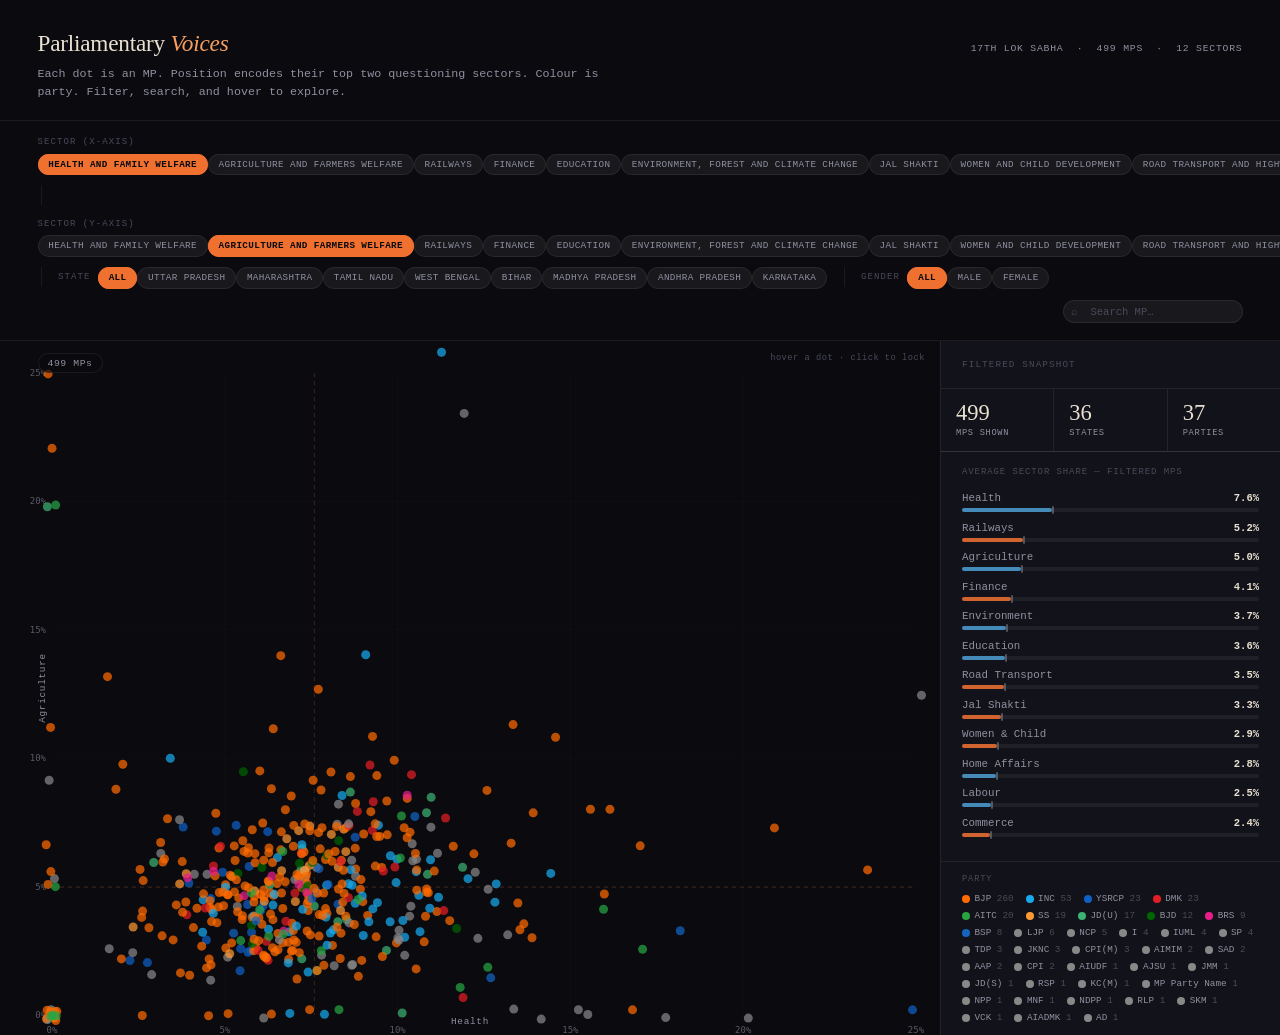
<file: outcome/loksabha-questions/simple.html>
<!DOCTYPE html>
<html lang="en">
<head>
<meta charset="UTF-8">
<meta name="viewport" content="width=device-width,initial-scale=1">
<title>Parliamentary Voices — 17th Lok Sabha</title>
<style>
/* ── RESET & TOKENS ── */
*,*::before,*::after{box-sizing:border-box;margin:0;padding:0}
:root{
  --bg:#0a0a0f;
  --surface:#12121a;
  --border:rgba(255,255,255,0.07);
  --ember:#f07030;
  --ember2:#f8a060;
  --ice:#4a9ed4;
  --cream:#e8e0d0;
  --fog:#9090a0;
  --ash:#4a4a5a;
  --pill-bg:rgba(255,255,255,0.06);
  --pill-hover:rgba(255,255,255,0.12);
  --pill-active-bg:var(--ember);
  --pill-active-text:#0a0a0f;
  --font-serif:'Georgia',serif;
  --font-mono:'SF Mono','Fira Mono','Courier New',monospace;
}
html{font-size:15px;background:var(--bg)}
body{font-family:var(--font-mono);color:var(--cream);min-height:100vh;display:flex;flex-direction:column;overflow-x:hidden}

/* ── LAYOUT ── */
header{padding:2rem 2.5rem 1.2rem;border-bottom:1px solid var(--border)}
.hdr-top{display:flex;align-items:baseline;justify-content:space-between;flex-wrap:wrap;gap:0.5rem}
h1{font-family:var(--font-serif);font-size:1.55rem;font-weight:400;letter-spacing:-0.01em;color:var(--cream)}
h1 em{font-style:italic;color:var(--ember2)}
.hdr-meta{font-size:0.65rem;color:var(--fog);letter-spacing:0.08em;text-transform:uppercase}
.hdr-sub{font-size:0.78rem;color:var(--fog);margin-top:0.5rem;line-height:1.6;max-width:600px}

/* ── FILTER BAR ── */
.filter-bar{display:flex;flex-wrap:wrap;gap:0.9rem;padding:1.1rem 2.5rem;border-bottom:1px solid var(--border);align-items:center}
.filter-group{display:flex;align-items:center;gap:0.5rem;flex-wrap:wrap}
.filter-label{font-size:0.6rem;letter-spacing:0.12em;text-transform:uppercase;color:var(--ash);white-space:nowrap}
.pill{font-family:var(--font-mono);font-size:0.62rem;letter-spacing:0.04em;text-transform:uppercase;padding:0.28rem 0.65rem;border-radius:100px;background:var(--pill-bg);color:var(--fog);border:1px solid var(--border);cursor:pointer;transition:all 0.18s;white-space:nowrap;user-select:none}
.pill:hover{background:var(--pill-hover);color:var(--cream);border-color:rgba(255,255,255,0.18)}
.pill.active{background:var(--ember);color:#0a0a0f;border-color:var(--ember);font-weight:700}
.pill.party-active{border-color:currentColor}
.sep{width:1px;height:20px;background:var(--border);margin:0 0.2rem}

/* Search box */
.search-wrap{position:relative;margin-left:auto}
#mp-search{background:var(--pill-bg);border:1px solid var(--border);color:var(--cream);font-family:var(--font-mono);font-size:0.7rem;padding:0.3rem 0.7rem 0.3rem 1.8rem;border-radius:100px;outline:none;width:180px;transition:border-color 0.2s}
#mp-search::placeholder{color:var(--ash)}
#mp-search:focus{border-color:rgba(255,255,255,0.25)}
.search-icon{position:absolute;left:0.55rem;top:50%;transform:translateY(-50%);color:var(--ash);font-size:0.7rem;pointer-events:none}

/* ── MAIN VIZ ── */
main{flex:1;display:grid;grid-template-columns:1fr 340px;gap:0;height:calc(100vh - 165px)}
@media(max-width:900px){main{grid-template-columns:1fr;height:auto}}

/* Dot field */
#dot-field{position:relative;overflow:hidden;background:var(--bg)}
#dot-canvas{position:absolute;inset:0;width:100%;height:100%}
.field-overlay{position:absolute;inset:0;pointer-events:none}

/* Sector axis labels */
#sector-axis{position:absolute;bottom:0;left:0;right:0;height:40px;display:flex;align-items:center;padding:0 2rem;pointer-events:none}
.axis-label{font-size:0.58rem;color:var(--ash);letter-spacing:0.05em;text-transform:uppercase;text-align:center;flex:1}

/* Y axis */
#y-axis{position:absolute;top:0;bottom:40px;left:0;width:40px;display:flex;flex-direction:column;justify-content:space-between;align-items:flex-end;padding:0.5rem 0.4rem;pointer-events:none}
.y-tick{font-size:0.55rem;color:var(--ash)}

/* Hint */
#field-hint{position:absolute;top:0.8rem;right:1rem;font-size:0.58rem;color:var(--ash);letter-spacing:0.06em;pointer-events:none}

/* ── SIDE PANEL ── */
#side-panel{background:var(--surface);border-left:1px solid var(--border);display:flex;flex-direction:column;overflow-y:auto}
.panel-header{padding:1.2rem 1.4rem 0.8rem;border-bottom:1px solid var(--border);flex-shrink:0}
.panel-title{font-size:0.62rem;letter-spacing:0.12em;text-transform:uppercase;color:var(--ash);margin-bottom:0.4rem}

/* Stats strip */
.stats-strip{display:grid;grid-template-columns:1fr 1fr 1fr;gap:1px;background:var(--border);border-bottom:1px solid var(--border);flex-shrink:0}
.stat-box{background:var(--surface);padding:0.9rem 1rem}
.stat-num{font-family:var(--font-serif);font-size:1.5rem;color:var(--cream);line-height:1}
.stat-lbl{font-size:0.58rem;color:var(--fog);letter-spacing:0.08em;text-transform:uppercase;margin-top:0.2rem}

/* Sector breakdown */
.breakdown{padding:1rem 1.4rem;flex:1}
.breakdown-title{font-size:0.6rem;letter-spacing:0.1em;text-transform:uppercase;color:var(--ash);margin-bottom:1rem}
.sector-row{margin-bottom:0.65rem}
.sector-meta{display:flex;justify-content:space-between;align-items:baseline;margin-bottom:0.25rem}
.sector-name{font-size:0.72rem;color:var(--fog)}
.sector-val{font-size:0.7rem;color:var(--cream);font-weight:700}
.sector-track{height:4px;background:rgba(255,255,255,0.06);border-radius:2px;position:relative;overflow:visible}
.sector-bar{height:100%;border-radius:2px;transition:width 0.5s cubic-bezier(0.4,0,0.2,1)}
.sector-avg-tick{position:absolute;top:-2px;bottom:-2px;width:2px;background:var(--fog);border-radius:1px;opacity:0.5}

/* MP card (appears on dot hover) */
#mp-card{padding:1rem 1.4rem;border-top:1px solid var(--border);flex-shrink:0}
.mp-name{font-family:var(--font-serif);font-size:1rem;color:var(--cream);margin-bottom:0.2rem}
.mp-meta{font-size:0.65rem;color:var(--fog)}
.mp-meta strong{color:var(--ember2)}

/* Legend strip */
#legend{padding:0.8rem 1.4rem;border-top:1px solid var(--border);flex-shrink:0}
.legend-title{font-size:0.58rem;letter-spacing:0.1em;text-transform:uppercase;color:var(--ash);margin-bottom:0.6rem}
.legend-items{display:flex;flex-wrap:wrap;gap:0.4rem 0.8rem}
.legend-dot{display:inline-block;width:8px;height:8px;border-radius:50%;margin-right:0.3rem;vertical-align:middle}
.legend-item{font-size:0.62rem;color:var(--fog);cursor:pointer;transition:color 0.15s}
.legend-item:hover{color:var(--cream)}
.legend-item.dim{opacity:0.35}

/* ── TOOLTIP ── */
#tooltip{position:fixed;z-index:999;background:#1a1a26;border:1px solid rgba(255,255,255,0.15);border-radius:6px;padding:0.7rem 0.9rem;pointer-events:none;font-size:0.72rem;color:var(--cream);max-width:220px;box-shadow:0 8px 32px rgba(0,0,0,0.6);transition:opacity 0.1s;opacity:0}
#tooltip.show{opacity:1}
.tt-name{font-family:var(--font-serif);font-size:0.95rem;margin-bottom:0.2rem}
.tt-line{color:var(--fog);margin-bottom:0.15rem}
.tt-line strong{color:var(--ember2)}
.tt-sector{margin-top:0.5rem;padding-top:0.4rem;border-top:1px solid rgba(255,255,255,0.1)}
.tt-sector-row{display:flex;justify-content:space-between;gap:0.8rem;margin-bottom:0.15rem}
.tt-sector-name{color:var(--fog);font-size:0.65rem}
.tt-sector-val{color:var(--cream);font-size:0.65rem;font-weight:700}

/* ── COUNT DISPLAY ── */
#count-badge{position:absolute;top:0.8rem;left:2.5rem;font-size:0.65rem;color:var(--fog);letter-spacing:0.06em;background:rgba(10,10,15,0.7);padding:0.25rem 0.6rem;border-radius:100px;border:1px solid var(--border)}

/* Scrollbar */
#side-panel::-webkit-scrollbar{width:4px}
#side-panel::-webkit-scrollbar-track{background:transparent}
#side-panel::-webkit-scrollbar-thumb{background:var(--ash);border-radius:2px}
</style>
</head>
<body>

<header>
  <div class="hdr-top">
    <h1>Parliamentary <em>Voices</em></h1>
    <div class="hdr-meta">17th Lok Sabha &nbsp;·&nbsp; 499 MPs &nbsp;·&nbsp; 12 Sectors</div>
  </div>
  <div class="hdr-sub">Each dot is an MP. Position encodes their top two questioning sectors. Colour is party. Filter, search, and hover to explore.</div>
</header>

<!-- FILTER BAR -->
<div class="filter-bar">
  <div class="filter-group">
    <span class="filter-label">Sector (x-axis)</span>
    <div id="sector-x-pills"></div>
  </div>
  <div class="sep"></div>
  <div class="filter-group">
    <span class="filter-label">Sector (y-axis)</span>
    <div id="sector-y-pills"></div>
  </div>
  <div class="sep"></div>
  <div class="filter-group">
    <span class="filter-label">State</span>
    <div id="state-pills"></div>
  </div>
  <div class="sep"></div>
  <div class="filter-group">
    <span class="filter-label">Gender</span>
    <div id="gender-pills"></div>
  </div>
  <div class="search-wrap">
    <span class="search-icon">⌕</span>
    <input id="mp-search" type="text" placeholder="Search MP…" autocomplete="off">
  </div>
</div>

<main>
  <!-- DOT FIELD -->
  <div id="dot-field">
    <canvas id="dot-canvas"></canvas>
    <div id="count-badge">499 MPs</div>
    <div id="field-hint">hover a dot · click to lock</div>

    <!-- Axis labels placeholder -->
    <div id="x-axis-label" style="position:absolute;bottom:8px;left:50%;transform:translateX(-50%);font-size:0.62rem;color:var(--fog);letter-spacing:0.08em;pointer-events:none"></div>
    <div id="y-axis-label" style="position:absolute;left:8px;top:50%;transform:translateY(-50%) rotate(-90deg);font-size:0.62rem;color:var(--fog);letter-spacing:0.08em;pointer-events:none;white-space:nowrap"></div>

    <!-- Grid labels -->
    <div id="grid-labels"></div>
  </div>

  <!-- SIDE PANEL -->
  <div id="side-panel">
    <div class="panel-header">
      <div class="panel-title">Filtered snapshot</div>
    </div>
    <div class="stats-strip">
      <div class="stat-box">
        <div class="stat-num" id="stat-mps">499</div>
        <div class="stat-lbl">MPs shown</div>
      </div>
      <div class="stat-box">
        <div class="stat-num" id="stat-states">26</div>
        <div class="stat-lbl">States</div>
      </div>
      <div class="stat-box">
        <div class="stat-num" id="stat-parties">37</div>
        <div class="stat-lbl">Parties</div>
      </div>
    </div>
    <div class="breakdown">
      <div class="breakdown-title">Average sector share — filtered MPs</div>
      <div id="sector-breakdown"></div>
    </div>
    <div id="mp-card" style="display:none"></div>
    <div id="legend">
      <div class="legend-title">Party</div>
      <div class="legend-items" id="legend-items"></div>
    </div>
  </div>
</main>

<div id="tooltip"></div>

<script>
const DATA = {"mps":[{"id":"kuldeep-rai-sharma","name":"Kuldeep Rai Sharma","party":"INC","state":"Andaman and Nicobar Islands","gender":"Male","total":610,"s":{"Health and Family Welfare":10.98,"Agriculture and Farmers Welfare":6.23,"Railways":4.59,"Finance":4.43,"Education":4.1,"Environment, Forest and Climate Change":1.48,"Jal Shakti":1.48,"Women and Child Development":2.13,"Road Transport and Highways":2.3,"Home Affairs":2.13,"Commerce and Industry":3.61,"Labour and Employment":2.46}},{"id":"chinta-anuradha","name":"Chinta Anuradha","party":"YSRCP","state":"Andhra Pradesh","gender":"Female","total":280,"s":{"Health and Family Welfare":5.36,"Agriculture and Farmers Welfare":1.79,"Railways":2.14,"Finance":4.29,"Education":2.14,"Environment, Forest and Climate Change":3.21,"Jal Shakti":2.14,"Women and Child Development":3.93,"Road Transport and Highways":2.5,"Home Affairs":2.86,"Commerce and Industry":2.14,"Labour and Employment":2.14}},{"id":"beesetti-venkata-satyavathi","name":"Beesetti Venkata Satyavathi","party":"YSRCP","state":"Andhra Pradesh","gender":"Female","total":299,"s":{"Health and Family Welfare":4.68,"Agriculture and Farmers Welfare":4.35,"Railways":3.01,"Finance":4.35,"Education":4.01,"Environment, Forest and Climate Change":3.01,"Jal Shakti":2.34,"Women and Child Development":2.01,"Road Transport and Highways":2.68,"Home Affairs":3.01,"Commerce and Industry":2.34,"Labour and Employment":2.68}},{"id":"talari-rangaiah","name":"Talari Rangaiah","party":"YSRCP","state":"Andhra Pradesh","gender":"Male","total":215,"s":{"Health and Family Welfare":2.79,"Agriculture and Farmers Welfare":1.86,"Railways":4.19,"Finance":3.26,"Education":3.72,"Environment, Forest and Climate Change":2.79,"Jal Shakti":4.65,"Women and Child Development":3.26,"Road Transport and Highways":1.4,"Home Affairs":4.65,"Commerce and Industry":2.33,"Labour and Employment":3.26}},{"id":"goddeti-madhavi","name":"Goddeti Madhavi","party":"YSRCP","state":"Andhra Pradesh","gender":"Female","total":171,"s":{"Health and Family Welfare":4.09,"Agriculture and Farmers Welfare":5.26,"Railways":0.0,"Finance":4.68,"Education":6.43,"Environment, Forest and Climate Change":2.34,"Jal Shakti":0.0,"Women and Child Development":2.34,"Road Transport and Highways":1.75,"Home Affairs":4.09,"Commerce and Industry":4.09,"Labour and Employment":1.75}},{"id":"suresh-nandigam","name":"Suresh Nandigam","party":"YSRCP","state":"Andhra Pradesh","gender":"Male","total":8,"s":{"Health and Family Welfare":25.0,"Agriculture and Farmers Welfare":0.0,"Railways":0.0,"Finance":25.0,"Education":0.0,"Environment, Forest and Climate Change":0.0,"Jal Shakti":0.0,"Women and Child Development":12.5,"Road Transport and Highways":0.0,"Home Affairs":0.0,"Commerce and Industry":0.0,"Labour and Employment":0.0}},{"id":"n-reddeppa","name":"N. Reddeppa","party":"YSRCP","state":"Andhra Pradesh","gender":"Male","total":331,"s":{"Health and Family Welfare":4.83,"Agriculture and Farmers Welfare":5.74,"Railways":3.32,"Finance":3.32,"Education":4.53,"Environment, Forest and Climate Change":3.93,"Jal Shakti":4.23,"Women and Child Development":3.63,"Road Transport and Highways":2.11,"Home Affairs":2.42,"Commerce and Industry":3.02,"Labour and Employment":1.81}},{"id":"sridhar-kotagiri","name":"Sridhar Kotagiri","party":"YSRCP","state":"Andhra Pradesh","gender":"Male","total":312,"s":{"Health and Family Welfare":4.81,"Agriculture and Farmers Welfare":7.37,"Railways":4.17,"Finance":6.41,"Education":2.24,"Environment, Forest and Climate Change":6.41,"Jal Shakti":3.21,"Women and Child Development":1.92,"Road Transport and Highways":2.56,"Home Affairs":2.24,"Commerce and Industry":3.21,"Labour and Employment":0.0}},{"id":"jayadev-galla","name":"Jayadev Galla","party":"TDP","state":"Andhra Pradesh","gender":"Male","total":314,"s":{"Health and Family Welfare":4.14,"Agriculture and Farmers Welfare":5.41,"Railways":3.18,"Finance":6.37,"Education":4.46,"Environment, Forest and Climate Change":3.5,"Jal Shakti":1.27,"Women and Child Development":3.5,"Road Transport and Highways":2.87,"Home Affairs":2.23,"Commerce and Industry":4.14,"Labour and Employment":1.59}},{"id":"kuruva-gorantla-madhav","name":"Kuruva Gorantla Madhav","party":"YSRCP","state":"Andhra Pradesh","gender":"Male","total":306,"s":{"Health and Family Welfare":5.88,"Agriculture and Farmers Welfare":4.25,"Railways":2.94,"Finance":4.9,"Education":2.29,"Environment, Forest and Climate Change":2.61,"Jal Shakti":3.27,"Women and Child Development":2.29,"Road Transport and Highways":2.29,"Home Affairs":3.92,"Commerce and Industry":1.96,"Labour and Employment":1.96}},{"id":"ys-avinash-reddy","name":"Y.S. Avinash Reddy","party":"YSRCP","state":"Andhra Pradesh","gender":"Male","total":365,"s":{"Health and Family Welfare":8.77,"Agriculture and Farmers Welfare":7.12,"Railways":4.93,"Finance":8.77,"Education":2.47,"Environment, Forest and Climate Change":1.64,"Jal Shakti":6.3,"Women and Child Development":3.84,"Road Transport and Highways":2.19,"Home Affairs":0.82,"Commerce and Industry":3.56,"Labour and Employment":1.37}},{"id":"vanga-geethaviswanatham","name":"Geetha Viswanath Vanga","party":"YSRCP","state":"Andhra Pradesh","gender":"Female","total":346,"s":{"Health and Family Welfare":5.78,"Agriculture and Farmers Welfare":4.34,"Railways":3.18,"Finance":4.62,"Education":3.76,"Environment, Forest and Climate Change":4.62,"Jal Shakti":3.76,"Women and Child Development":2.89,"Road Transport and Highways":3.18,"Home Affairs":5.49,"Commerce and Industry":2.6,"Labour and Employment":2.02}},{"id":"sanjeev-kumar-ayushman","name":"Sanjeev Kumar Ayushman","party":"YSRCP","state":"Andhra Pradesh","gender":"Male","total":243,"s":{"Health and Family Welfare":8.23,"Agriculture and Farmers Welfare":4.53,"Railways":2.88,"Finance":2.06,"Education":6.17,"Environment, Forest and Climate Change":1.65,"Jal Shakti":1.65,"Women and Child Development":2.06,"Road Transport and Highways":2.88,"Home Affairs":2.88,"Commerce and Industry":3.7,"Labour and Employment":2.06}},{"id":"balashowry-vallabbhaneni","name":"Balashowry Vallabbhaneni","party":"YSRCP","state":"Andhra Pradesh","gender":"Male","total":316,"s":{"Health and Family Welfare":7.59,"Agriculture and Farmers Welfare":4.75,"Railways":4.11,"Finance":8.54,"Education":3.16,"Environment, Forest and Climate Change":2.22,"Jal Shakti":3.48,"Women and Child Development":2.22,"Road Transport and Highways":2.22,"Home Affairs":1.9,"Commerce and Industry":4.43,"Labour and Employment":1.27}},{"id":"pocha-brahmananda-reddy","name":"Pocha. Brahmananda Reddy","party":"YSRCP","state":"Andhra Pradesh","gender":"Male","total":271,"s":{"Health and Family Welfare":5.17,"Agriculture and Farmers Welfare":7.38,"Railways":1.85,"Finance":4.06,"Education":7.01,"Environment, Forest and Climate Change":4.06,"Jal Shakti":4.06,"Women and Child Development":0.0,"Road Transport and Highways":1.11,"Home Affairs":1.48,"Commerce and Industry":6.64,"Labour and Employment":1.11}},{"id":"lavu-sri-krishna-devarayalu","name":"Lavu Sri Krishna Devarayalu","party":"YSRCP","state":"Andhra Pradesh","gender":"Male","total":285,"s":{"Health and Family Welfare":5.96,"Agriculture and Farmers Welfare":4.21,"Railways":3.86,"Finance":5.26,"Education":4.56,"Environment, Forest and Climate Change":3.16,"Jal Shakti":2.46,"Women and Child Development":1.75,"Road Transport and Highways":2.11,"Home Affairs":1.75,"Commerce and Industry":3.51,"Labour and Employment":4.91}},{"id":"kanumuru-raghu-rama-krishna-raju","name":"Kanumuru Raghu Rama Krishna Raju","party":"YSRCP","state":"Andhra Pradesh","gender":"Male","total":376,"s":{"Health and Family Welfare":6.38,"Agriculture and Farmers Welfare":6.91,"Railways":4.79,"Finance":10.11,"Education":2.66,"Environment, Forest and Climate Change":1.33,"Jal Shakti":4.26,"Women and Child Development":2.39,"Road Transport and Highways":2.66,"Home Affairs":2.93,"Commerce and Industry":3.99,"Labour and Employment":1.06}},{"id":"adala-prabhakara-reddy","name":"Adala Prabhakara Reddy","party":"YSRCP","state":"Andhra Pradesh","gender":"Male","total":232,"s":{"Health and Family Welfare":4.31,"Agriculture and Farmers Welfare":3.02,"Railways":3.45,"Finance":5.6,"Education":3.45,"Environment, Forest and Climate Change":3.88,"Jal Shakti":3.02,"Women and Child Development":1.29,"Road Transport and Highways":1.29,"Home Affairs":1.72,"Commerce and Industry":2.59,"Labour and Employment":2.16}},{"id":"magunta-srinivasulu-reddy","name":"Magunta Srinivasulu Reddy","party":"YSRCP","state":"Andhra Pradesh","gender":"Male","total":379,"s":{"Health and Family Welfare":5.8,"Agriculture and Farmers Welfare":2.37,"Railways":2.64,"Finance":3.69,"Education":3.43,"Environment, Forest and Climate Change":5.54,"Jal Shakti":2.11,"Women and Child Development":3.43,"Road Transport and Highways":2.11,"Home Affairs":1.06,"Commerce and Industry":3.43,"Labour and Employment":1.85}},{"id":"margani-bharat-ram","name":"Margani Bharat Ram","party":"YSRCP","state":"Andhra Pradesh","gender":"Male","total":286,"s":{"Health and Family Welfare":5.59,"Agriculture and Farmers Welfare":5.59,"Railways":3.5,"Finance":2.8,"Education":2.8,"Environment, Forest and Climate Change":4.55,"Jal Shakti":3.85,"Women and Child Development":2.8,"Road Transport and Highways":1.75,"Home Affairs":3.15,"Commerce and Industry":3.85,"Labour and Employment":2.8}},{"id":"pv-midhun-reddy","name":"P.V. Midhun Reddy","party":"YSRCP","state":"Andhra Pradesh","gender":"Male","total":341,"s":{"Health and Family Welfare":5.87,"Agriculture and Farmers Welfare":3.23,"Railways":3.52,"Finance":5.87,"Education":3.81,"Environment, Forest and Climate Change":4.11,"Jal Shakti":3.23,"Women and Child Development":2.64,"Road Transport and Highways":2.35,"Home Affairs":1.47,"Commerce and Industry":2.93,"Labour and Employment":1.47}},{"id":"ram-mohan-naidu-kinjarapu","name":"Ram Mohan Naidu Kinjarapu","party":"TDP","state":"Andhra Pradesh","gender":"Male","total":285,"s":{"Health and Family Welfare":8.77,"Agriculture and Farmers Welfare":2.11,"Railways":4.91,"Finance":4.56,"Education":3.16,"Environment, Forest and Climate Change":4.21,"Jal Shakti":1.75,"Women and Child Development":5.96,"Road Transport and Highways":1.75,"Home Affairs":4.91,"Commerce and Industry":2.46,"Labour and Employment":2.46}},{"id":"balli-durga-prasad-rao","name":"Balli Durga Prasad Rao","party":"YSRCP","state":"Andhra Pradesh","gender":"Male","total":46,"s":{"Health and Family Welfare":2.17,"Agriculture and Farmers Welfare":2.17,"Railways":6.52,"Finance":2.17,"Education":0.0,"Environment, Forest and Climate Change":6.52,"Jal Shakti":0.0,"Women and Child Development":2.17,"Road Transport and Highways":6.52,"Home Affairs":6.52,"Commerce and Industry":0.0,"Labour and Employment":2.17}},{"id":"maddila-gurumoorthy","name":"Maddila Gurumoorthy","party":"YSRCP","state":"Andhra Pradesh","gender":"Male","total":199,"s":{"Health and Family Welfare":5.53,"Agriculture and Farmers Welfare":2.51,"Railways":3.02,"Finance":4.02,"Education":3.02,"Environment, Forest and Climate Change":4.52,"Jal Shakti":1.51,"Women and Child Development":3.02,"Road Transport and Highways":4.02,"Home Affairs":2.01,"Commerce and Industry":2.51,"Labour and Employment":1.01}},{"id":"kesineni-srinivas","name":"Kesineni Srinivas","party":"TDP","state":"Andhra Pradesh","gender":"Male","total":215,"s":{"Health and Family Welfare":10.23,"Agriculture and Farmers Welfare":2.33,"Railways":3.26,"Finance":6.98,"Education":2.33,"Environment, Forest and Climate Change":2.33,"Jal Shakti":2.33,"Women and Child Development":3.72,"Road Transport and Highways":4.65,"Home Affairs":8.84,"Commerce and Industry":2.79,"Labour and Employment":2.33}},{"id":"mvv-satyanarayana","name":"M.V.V. Satyanarayana","party":"YSRCP","state":"Andhra Pradesh","gender":"Male","total":228,"s":{"Health and Family Welfare":5.7,"Agriculture and Farmers Welfare":2.63,"Railways":1.32,"Finance":4.82,"Education":4.82,"Environment, Forest and Climate Change":1.32,"Jal Shakti":0.88,"Women and Child Development":1.32,"Road Transport and Highways":1.75,"Home Affairs":4.39,"Commerce and Industry":3.51,"Labour and Employment":1.75}},{"id":"bellana-chandra-sekhar","name":"Bellana Chandra Sekhar","party":"YSRCP","state":"Andhra Pradesh","gender":"Male","total":310,"s":{"Health and Family Welfare":3.87,"Agriculture and Farmers Welfare":7.42,"Railways":1.61,"Finance":1.61,"Education":3.23,"Environment, Forest and Climate Change":0.97,"Jal Shakti":1.29,"Women and Child Development":1.61,"Road Transport and Highways":1.29,"Home Affairs":1.29,"Commerce and Industry":3.87,"Labour and Employment":0.65}},{"id":"tapir-gao","name":"Tapir Gao","party":"BJP","state":"Arunachal Pradesh","gender":"Male","total":102,"s":{"Health and Family Welfare":7.84,"Agriculture and Farmers Welfare":1.96,"Railways":0.98,"Finance":4.9,"Education":0.98,"Environment, Forest and Climate Change":2.94,"Jal Shakti":1.96,"Women and Child Development":2.94,"Road Transport and Highways":6.86,"Home Affairs":2.94,"Commerce and Industry":0.98,"Labour and Employment":0.98}},{"id":"horen-sing-bey","name":"Horen Sing Bey","party":"BJP","state":"Assam","gender":"Male","total":6,"s":{"Health and Family Welfare":0.0,"Agriculture and Farmers Welfare":0.0,"Railways":0.0,"Finance":0.0,"Education":16.67,"Environment, Forest and Climate Change":0.0,"Jal Shakti":0.0,"Women and Child Development":0.0,"Road Transport and Highways":0.0,"Home Affairs":50.0,"Commerce and Industry":0.0,"Labour and Employment":0.0}},{"id":"abdul-khaleque","name":"Abdul Khaleque","party":"INC","state":"Assam","gender":"Male","total":279,"s":{"Health and Family Welfare":4.3,"Agriculture and Farmers Welfare":4.66,"Railways":5.02,"Finance":2.87,"Education":2.15,"Environment, Forest and Climate Change":4.3,"Jal Shakti":7.17,"Women and Child Development":5.02,"Road Transport and Highways":2.51,"Home Affairs":9.68,"Commerce and Industry":3.58,"Labour and Employment":1.79}},{"id":"badruddin-ajmal","name":"Badruddin Ajmal","party":"AIUDF","state":"Assam","gender":"Male","total":270,"s":{"Health and Family Welfare":10.37,"Agriculture and Farmers Welfare":3.7,"Railways":3.7,"Finance":4.44,"Education":4.81,"Environment, Forest and Climate Change":1.85,"Jal Shakti":4.81,"Women and Child Development":4.81,"Road Transport and Highways":2.22,"Home Affairs":1.85,"Commerce and Industry":2.96,"Labour and Employment":2.96}},{"id":"queen-oja","name":"Queen Oja","party":"BJP","state":"Assam","gender":"Female","total":155,"s":{"Health and Family Welfare":6.45,"Agriculture and Farmers Welfare":2.58,"Railways":7.1,"Finance":3.23,"Education":3.23,"Environment, Forest and Climate Change":3.23,"Jal Shakti":4.52,"Women and Child Development":2.58,"Road Transport and Highways":1.94,"Home Affairs":3.87,"Commerce and Industry":1.94,"Labour and Employment":2.58}},{"id":"topon-kumar-gogoi","name":"Topon Kumar Gogoi","party":"BJP","state":"Assam","gender":"Male","total":9,"s":{"Health and Family Welfare":0.0,"Agriculture and Farmers Welfare":0.0,"Railways":11.11,"Finance":0.0,"Education":11.11,"Environment, Forest and Climate Change":11.11,"Jal Shakti":0.0,"Women and Child Development":0.0,"Road Transport and Highways":11.11,"Home Affairs":11.11,"Commerce and Industry":0.0,"Labour and Employment":0.0}},{"id":"gourav-gogoi","name":"Gourav Gogoi","party":"INC","state":"Assam","gender":"Male","total":245,"s":{"Health and Family Welfare":8.57,"Agriculture and Farmers Welfare":4.9,"Railways":0.82,"Finance":2.45,"Education":3.67,"Environment, Forest and Climate Change":7.35,"Jal Shakti":1.63,"Women and Child Development":4.49,"Road Transport and Highways":1.63,"Home Affairs":9.39,"Commerce and Industry":2.45,"Labour and Employment":3.27}},{"id":"kripanath-mallah","name":"Kripanath Mallah","party":"BJP","state":"Assam","gender":"Male","total":287,"s":{"Health and Family Welfare":6.62,"Agriculture and Farmers Welfare":5.23,"Railways":5.92,"Finance":2.09,"Education":3.48,"Environment, Forest and Climate Change":2.44,"Jal Shakti":3.48,"Women and Child Development":3.48,"Road Transport and Highways":2.79,"Home Affairs":1.05,"Commerce and Industry":3.14,"Labour and Employment":4.53}},{"id":"naba-kumar-sarania-hira","name":"Naba Kumar Sarania (Hira)","party":"I","state":"Assam","gender":"Male","total":213,"s":{"Health and Family Welfare":5.16,"Agriculture and Farmers Welfare":2.35,"Railways":1.41,"Finance":3.76,"Education":0.0,"Environment, Forest and Climate Change":3.29,"Jal Shakti":6.1,"Women and Child Development":2.35,"Road Transport and Highways":0.94,"Home Affairs":4.23,"Commerce and Industry":7.04,"Labour and Employment":1.88}},{"id":"pradan-baruah","name":"Pradan Baruah","party":"BJP","state":"Assam","gender":"Male","total":15,"s":{"Health and Family Welfare":0.0,"Agriculture and Farmers Welfare":6.67,"Railways":26.67,"Finance":0.0,"Education":6.67,"Environment, Forest and Climate Change":0.0,"Jal Shakti":13.33,"Women and Child Development":0.0,"Road Transport and Highways":6.67,"Home Affairs":0.0,"Commerce and Industry":0.0,"Labour and Employment":0.0}},{"id":"dilip-saikia","name":"Dilip Saikia","party":"BJP","state":"Assam","gender":"Male","total":354,"s":{"Health and Family Welfare":4.52,"Agriculture and Farmers Welfare":4.24,"Railways":3.95,"Finance":2.54,"Education":3.11,"Environment, Forest and Climate Change":2.82,"Jal Shakti":3.11,"Women and Child Development":3.11,"Road Transport and Highways":3.39,"Home Affairs":2.26,"Commerce and Industry":3.67,"Labour and Employment":3.39}},{"id":"pradyut-bordoloi","name":"Pradyut Bordoloi","party":"INC","state":"Assam","gender":"Male","total":256,"s":{"Health and Family Welfare":10.55,"Agriculture and Farmers Welfare":4.69,"Railways":1.95,"Finance":4.69,"Education":3.12,"Environment, Forest and Climate Change":7.03,"Jal Shakti":3.91,"Women and Child Development":1.17,"Road Transport and Highways":1.56,"Home Affairs":6.64,"Commerce and Industry":3.52,"Labour and Employment":4.3}},{"id":"rajdeep-roy","name":"Rajdeep Roy","party":"BJP","state":"Assam","gender":"Male","total":40,"s":{"Health and Family Welfare":5.0,"Agriculture and Farmers Welfare":2.5,"Railways":15.0,"Finance":0.0,"Education":0.0,"Environment, Forest and Climate Change":2.5,"Jal Shakti":0.0,"Women and Child Development":0.0,"Road Transport and Highways":15.0,"Home Affairs":7.5,"Commerce and Industry":5.0,"Labour and Employment":0.0}},{"id":"pallab-lochan-das","name":"Pallab Lochan Das","party":"BJP","state":"Assam","gender":"Male","total":133,"s":{"Health and Family Welfare":6.77,"Agriculture and Farmers Welfare":2.26,"Railways":3.01,"Finance":3.76,"Education":3.01,"Environment, Forest and Climate Change":2.26,"Jal Shakti":4.51,"Women and Child Development":2.26,"Road Transport and Highways":2.26,"Home Affairs":3.01,"Commerce and Industry":5.26,"Labour and Employment":6.02}},{"id":"pradeep-kumar-singh","name":"Pradeep Kumar Singh","party":"BJP","state":"Bihar","gender":"Male","total":286,"s":{"Health and Family Welfare":5.24,"Agriculture and Farmers Welfare":4.9,"Railways":5.59,"Finance":0.7,"Education":2.45,"Environment, Forest and Climate Change":3.85,"Jal Shakti":2.8,"Women and Child Development":3.15,"Road Transport and Highways":2.45,"Home Affairs":1.75,"Commerce and Industry":2.1,"Labour and Employment":3.15}},{"id":"sushil-kumar-singh","name":"Sushil Kumar Singh","party":"BJP","state":"Bihar","gender":"Male","total":204,"s":{"Health and Family Welfare":10.78,"Agriculture and Farmers Welfare":4.9,"Railways":1.47,"Finance":5.88,"Education":4.9,"Environment, Forest and Climate Change":6.86,"Jal Shakti":2.94,"Women and Child Development":0.98,"Road Transport and Highways":1.96,"Home Affairs":3.92,"Commerce and Industry":4.9,"Labour and Employment":1.96}},{"id":"giridhari-yadav","name":"Giridhari Yadav","party":"JD(U)","state":"Bihar","gender":"Male","total":144,"s":{"Health and Family Welfare":6.25,"Agriculture and Farmers Welfare":4.86,"Railways":6.94,"Finance":7.64,"Education":0.0,"Environment, Forest and Climate Change":1.39,"Jal Shakti":1.39,"Women and Child Development":3.47,"Road Transport and Highways":4.17,"Home Affairs":2.78,"Commerce and Industry":1.39,"Labour and Employment":4.17}},{"id":"ajay-kumar-mandal","name":"Ajay Kumar Mandal","party":"JD(U)","state":"Bihar","gender":"Male","total":226,"s":{"Health and Family Welfare":9.73,"Agriculture and Farmers Welfare":2.65,"Railways":7.96,"Finance":2.21,"Education":6.19,"Environment, Forest and Climate Change":5.31,"Jal Shakti":4.42,"Women and Child Development":5.75,"Road Transport and Highways":4.42,"Home Affairs":0.0,"Commerce and Industry":1.33,"Labour and Employment":2.65}},{"id":"gopal-jee-thakur","name":"Gopal Jee Thakur","party":"BJP","state":"Bihar","gender":"Male","total":182,"s":{"Health and Family Welfare":9.89,"Agriculture and Farmers Welfare":2.75,"Railways":7.69,"Finance":1.65,"Education":5.49,"Environment, Forest and Climate Change":2.2,"Jal Shakti":4.4,"Women and Child Development":1.65,"Road Transport and Highways":5.49,"Home Affairs":2.2,"Commerce and Industry":1.65,"Labour and Employment":2.75}},{"id":"vijay-kumar","name":"Vijay Kumar","party":"JD(U)","state":"Bihar","gender":"Male","total":142,"s":{"Health and Family Welfare":7.04,"Agriculture and Farmers Welfare":5.63,"Railways":4.93,"Finance":1.41,"Education":3.52,"Environment, Forest and Climate Change":2.11,"Jal Shakti":4.93,"Women and Child Development":3.52,"Road Transport and Highways":2.82,"Home Affairs":0.7,"Commerce and Industry":2.82,"Labour and Employment":6.34}},{"id":"alok-kumar-suman","name":"Alok Kumar Suman","party":"JD(U)","state":"Bihar","gender":"Male","total":270,"s":{"Health and Family Welfare":8.15,"Agriculture and Farmers Welfare":3.7,"Railways":8.15,"Finance":1.48,"Education":3.7,"Environment, Forest and Climate Change":2.59,"Jal Shakti":3.33,"Women and Child Development":2.22,"Road Transport and Highways":4.07,"Home Affairs":1.11,"Commerce and Industry":1.48,"Labour and Employment":5.19}},{"id":"pashu-pati-kumar-paras","name":"Pashu Pati Kumar Paras","party":"LJP","state":"Bihar","gender":"Male","total":3,"s":{"Health and Family Welfare":0.0,"Agriculture and Farmers Welfare":33.33,"Railways":0.0,"Finance":33.33,"Education":0.0,"Environment, Forest and Climate Change":0.0,"Jal Shakti":0.0,"Women and Child Development":0.0,"Road Transport and Highways":0.0,"Home Affairs":0.0,"Commerce and Industry":0.0,"Labour and Employment":0.0}},{"id":"chandeshwar-prasad","name":"Chandeshwar Prasad","party":"JD(U)","state":"Bihar","gender":"Male","total":219,"s":{"Health and Family Welfare":7.31,"Agriculture and Farmers Welfare":2.28,"Railways":4.57,"Finance":3.2,"Education":7.31,"Environment, Forest and Climate Change":1.83,"Jal Shakti":4.57,"Women and Child Development":3.65,"Road Transport and Highways":3.2,"Home Affairs":2.28,"Commerce and Industry":0.91,"Labour and Employment":1.83}},{"id":"chirag-kumar-paswan","name":"Chirag Kumar Paswan","party":"LJP","state":"Bihar","gender":"Male","total":69,"s":{"Health and Family Welfare":2.9,"Agriculture and Farmers Welfare":1.45,"Railways":7.25,"Finance":2.9,"Education":4.35,"Environment, Forest and Climate Change":5.8,"Jal Shakti":0.0,"Women and Child Development":2.9,"Road Transport and Highways":2.9,"Home Affairs":4.35,"Commerce and Industry":1.45,"Labour and Employment":0.0}},{"id":"rampreet-mandal","name":"Rampreet Mandal","party":"JD(U)","state":"Bihar","gender":"Male","total":35,"s":{"Health and Family Welfare":8.57,"Agriculture and Farmers Welfare":8.57,"Railways":2.86,"Finance":8.57,"Education":2.86,"Environment, Forest and Climate Change":8.57,"Jal Shakti":8.57,"Women and Child Development":2.86,"Road Transport and Highways":2.86,"Home Affairs":0.0,"Commerce and Industry":0.0,"Labour and Employment":2.86}},{"id":"mahabali-singh","name":"Mahabali Singh","party":"JD(U)","state":"Bihar","gender":"Male","total":226,"s":{"Health and Family Welfare":7.08,"Agriculture and Farmers Welfare":6.64,"Railways":8.85,"Finance":5.75,"Education":2.65,"Environment, Forest and Climate Change":3.98,"Jal Shakti":3.98,"Women and Child Development":1.77,"Road Transport and Highways":2.65,"Home Affairs":2.21,"Commerce and Industry":1.77,"Labour and Employment":3.1}},{"id":"dulal-chandra-goswami","name":"Dulal Chandra Goswami","party":"JD(U)","state":"Bihar","gender":"Male","total":175,"s":{"Health and Family Welfare":2.86,"Agriculture and Farmers Welfare":5.71,"Railways":4.57,"Finance":2.29,"Education":0.0,"Environment, Forest and Climate Change":2.86,"Jal Shakti":4.57,"Women and Child Development":2.86,"Road Transport and Highways":3.43,"Home Affairs":2.29,"Commerce and Industry":1.14,"Labour and Employment":5.14}},{"id":"mahboob-ali-kaiser","name":"Mahboob Ali Kaiser","party":"LJP","state":"Bihar","gender":"Male","total":8,"s":{"Health and Family Welfare":25.0,"Agriculture and Farmers Welfare":12.5,"Railways":12.5,"Finance":0.0,"Education":0.0,"Environment, Forest and Climate Change":0.0,"Jal Shakti":0.0,"Women and Child Development":0.0,"Road Transport and Highways":12.5,"Home Affairs":0.0,"Commerce and Industry":0.0,"Labour and Employment":0.0}},{"id":"mohammad-jawed","name":"Mohammad Jawed","party":"INC","state":"Bihar","gender":"Male","total":229,"s":{"Health and Family Welfare":14.41,"Agriculture and Farmers Welfare":5.68,"Railways":4.37,"Finance":1.75,"Education":7.86,"Environment, Forest and Climate Change":2.62,"Jal Shakti":7.42,"Women and Child Development":4.8,"Road Transport and Highways":3.06,"Home Affairs":3.49,"Commerce and Industry":0.44,"Labour and Employment":4.37}},{"id":"dinesh-chandra-yadav","name":"Dinesh Chandra Yadav","party":"JD(U)","state":"Bihar","gender":"Male","total":128,"s":{"Health and Family Welfare":10.94,"Agriculture and Farmers Welfare":5.47,"Railways":7.81,"Finance":15.62,"Education":1.56,"Environment, Forest and Climate Change":0.78,"Jal Shakti":3.91,"Women and Child Development":4.69,"Road Transport and Highways":3.91,"Home Affairs":1.56,"Commerce and Industry":2.34,"Labour and Employment":0.78}},{"id":"ashok-kumar-yadav","name":"Ashok Kumar Yadav","party":"BJP","state":"Bihar","gender":"Male","total":24,"s":{"Health and Family Welfare":8.33,"Agriculture and Farmers Welfare":4.17,"Railways":4.17,"Finance":4.17,"Education":4.17,"Environment, Forest and Climate Change":0.0,"Jal Shakti":8.33,"Women and Child Development":4.17,"Road Transport and Highways":0.0,"Home Affairs":12.5,"Commerce and Industry":4.17,"Labour and Employment":0.0}},{"id":"janardan-singh-sigriwal","name":"Janardan Singh Sigriwal","party":"BJP","state":"Bihar","gender":"Male","total":322,"s":{"Health and Family Welfare":7.76,"Agriculture and Farmers Welfare":5.9,"Railways":4.66,"Finance":2.8,"Education":4.04,"Environment, Forest and Climate Change":2.8,"Jal Shakti":3.11,"Women and Child Development":4.97,"Road Transport and Highways":3.73,"Home Affairs":2.48,"Commerce and Industry":2.17,"Labour and Employment":2.17}},{"id":"rajiv-ranjan-lalan-singh","name":"Rajiv Ranjan (Lalan) Singh","party":"JD(U)","state":"Bihar","gender":"Male","total":239,"s":{"Health and Family Welfare":10.88,"Agriculture and Farmers Welfare":7.95,"Railways":5.02,"Finance":14.64,"Education":2.51,"Environment, Forest and Climate Change":1.67,"Jal Shakti":2.51,"Women and Child Development":2.51,"Road Transport and Highways":3.77,"Home Affairs":0.84,"Commerce and Industry":2.09,"Labour and Employment":0.42}},{"id":"ajay-nishad","name":"Ajay Nishad","party":"BJP","state":"Bihar","gender":"Male","total":184,"s":{"Health and Family Welfare":8.15,"Agriculture and Farmers Welfare":6.52,"Railways":2.72,"Finance":2.72,"Education":3.8,"Environment, Forest and Climate Change":4.35,"Jal Shakti":1.09,"Women and Child Development":2.72,"Road Transport and Highways":1.09,"Home Affairs":1.09,"Commerce and Industry":4.89,"Labour and Employment":3.26}},{"id":"kaushalendra-kumar","name":"Kaushalendra Kumar","party":"JD(U)","state":"Bihar","gender":"Male","total":294,"s":{"Health and Family Welfare":11.9,"Agriculture and Farmers Welfare":5.78,"Railways":7.14,"Finance":8.5,"Education":2.04,"Environment, Forest and Climate Change":2.38,"Jal Shakti":5.44,"Women and Child Development":2.04,"Road Transport and Highways":3.74,"Home Affairs":2.38,"Commerce and Industry":4.08,"Labour and Employment":2.04}},{"id":"chandan-singh","name":"Chandan Singh","party":"LJP","state":"Bihar","gender":"Male","total":65,"s":{"Health and Family Welfare":4.62,"Agriculture and Farmers Welfare":1.54,"Railways":0.0,"Finance":1.54,"Education":4.62,"Environment, Forest and Climate Change":7.69,"Jal Shakti":3.08,"Women and Child Development":1.54,"Road Transport and Highways":1.54,"Home Affairs":3.08,"Commerce and Industry":4.62,"Labour and Employment":10.77}},{"id":"sanjay-jaiswal","name":"Sanjay Jaiswal","party":"BJP","state":"Bihar","gender":"Male","total":195,"s":{"Health and Family Welfare":11.28,"Agriculture and Farmers Welfare":4.1,"Railways":6.15,"Finance":5.13,"Education":3.08,"Environment, Forest and Climate Change":2.05,"Jal Shakti":2.05,"Women and Child Development":4.62,"Road Transport and Highways":1.54,"Home Affairs":3.08,"Commerce and Industry":1.54,"Labour and Employment":0.51}},{"id":"ram-kripal-yadav","name":"Ram Kripal Yadav","party":"BJP","state":"Bihar","gender":"Male","total":126,"s":{"Health and Family Welfare":7.94,"Agriculture and Farmers Welfare":3.97,"Railways":3.97,"Finance":4.76,"Education":1.59,"Environment, Forest and Climate Change":2.38,"Jal Shakti":3.97,"Women and Child Development":3.97,"Road Transport and Highways":3.97,"Home Affairs":1.59,"Commerce and Industry":2.38,"Labour and Employment":0.79}},{"id":"santosh-kumar","name":"Santosh Kumar","party":"JD(U)","state":"Bihar","gender":"Male","total":128,"s":{"Health and Family Welfare":10.94,"Agriculture and Farmers Welfare":8.59,"Railways":7.03,"Finance":9.38,"Education":5.47,"Environment, Forest and Climate Change":1.56,"Jal Shakti":4.69,"Women and Child Development":0.78,"Road Transport and Highways":7.03,"Home Affairs":0.78,"Commerce and Industry":0.78,"Labour and Employment":0.78}},{"id":"prince-raj","name":"Prince Raj","party":"LJP","state":"Bihar","gender":"Male","total":15,"s":{"Health and Family Welfare":13.33,"Agriculture and Farmers Welfare":0.0,"Railways":20.0,"Finance":0.0,"Education":20.0,"Environment, Forest and Climate Change":0.0,"Jal Shakti":6.67,"Women and Child Development":0.0,"Road Transport and Highways":0.0,"Home Affairs":0.0,"Commerce and Industry":0.0,"Labour and Employment":6.67}},{"id":"rajiv-pratap-rudy","name":"Rajiv Pratap Rudy","party":"BJP","state":"Bihar","gender":"Male","total":261,"s":{"Health and Family Welfare":7.66,"Agriculture and Farmers Welfare":8.81,"Railways":2.68,"Finance":3.45,"Education":5.36,"Environment, Forest and Climate Change":8.43,"Jal Shakti":3.83,"Women and Child Development":2.68,"Road Transport and Highways":2.3,"Home Affairs":2.3,"Commerce and Industry":2.68,"Labour and Employment":0.77}},{"id":"chhedi-paswan","name":"Chhedi Paswan","party":"BJP","state":"Bihar","gender":"Male","total":26,"s":{"Health and Family Welfare":11.54,"Agriculture and Farmers Welfare":3.85,"Railways":15.38,"Finance":0.0,"Education":7.69,"Environment, Forest and Climate Change":0.0,"Jal Shakti":0.0,"Women and Child Development":0.0,"Road Transport and Highways":7.69,"Home Affairs":0.0,"Commerce and Industry":3.85,"Labour and Employment":3.85}},{"id":"rama-devi","name":"Rama Devi","party":"BJP","state":"Bihar","gender":"Female","total":273,"s":{"Health and Family Welfare":8.79,"Agriculture and Farmers Welfare":5.86,"Railways":1.83,"Finance":2.93,"Education":2.56,"Environment, Forest and Climate Change":4.03,"Jal Shakti":4.03,"Women and Child Development":5.49,"Road Transport and Highways":2.93,"Home Affairs":3.3,"Commerce and Industry":1.83,"Labour and Employment":5.13}},{"id":"sunil-kumar-pintu","name":"Sunil Kumar Pintu","party":"JD(U)","state":"Bihar","gender":"Male","total":246,"s":{"Health and Family Welfare":7.72,"Agriculture and Farmers Welfare":4.07,"Railways":5.28,"Finance":3.66,"Education":3.66,"Environment, Forest and Climate Change":3.66,"Jal Shakti":4.47,"Women and Child Development":4.07,"Road Transport and Highways":5.28,"Home Affairs":0.81,"Commerce and Industry":0.81,"Labour and Employment":2.85}},{"id":"kavita-singh","name":"Kavita Singh","party":"JD(U)","state":"Bihar","gender":"Female","total":10,"s":{"Health and Family Welfare":10.0,"Agriculture and Farmers Welfare":0.0,"Railways":10.0,"Finance":20.0,"Education":10.0,"Environment, Forest and Climate Change":0.0,"Jal Shakti":20.0,"Women and Child Development":0.0,"Road Transport and Highways":0.0,"Home Affairs":0.0,"Commerce and Industry":0.0,"Labour and Employment":0.0}},{"id":"dileshwar-kamait","name":"Dileshwar Kamait","party":"JD(U)","state":"Bihar","gender":"Male","total":304,"s":{"Health and Family Welfare":8.55,"Agriculture and Farmers Welfare":3.62,"Railways":5.59,"Finance":0.66,"Education":3.62,"Environment, Forest and Climate Change":2.96,"Jal Shakti":3.29,"Women and Child Development":5.59,"Road Transport and Highways":3.62,"Home Affairs":1.97,"Commerce and Industry":1.32,"Labour and Employment":3.95}},{"id":"veena-devi","name":"Veena Devi","party":"LJP","state":"Bihar","gender":"Female","total":109,"s":{"Health and Family Welfare":8.26,"Agriculture and Farmers Welfare":7.34,"Railways":5.5,"Finance":1.83,"Education":5.5,"Environment, Forest and Climate Change":1.83,"Jal Shakti":3.67,"Women and Child Development":2.75,"Road Transport and Highways":3.67,"Home Affairs":1.83,"Commerce and Industry":1.83,"Labour and Employment":3.67}},{"id":"baidyanath-prasad-mahto","name":"Baidyanath Prasad Mahto","party":"JD(U)","state":"Bihar","gender":"Male","total":10,"s":{"Health and Family Welfare":0.0,"Agriculture and Farmers Welfare":20.0,"Railways":10.0,"Finance":0.0,"Education":0.0,"Environment, Forest and Climate Change":30.0,"Jal Shakti":0.0,"Women and Child Development":0.0,"Road Transport and Highways":10.0,"Home Affairs":0.0,"Commerce and Industry":0.0,"Labour and Employment":0.0}},{"id":"sunil-kumar","name":"Sunil Kumar","party":"JD(U)","state":"Bihar","gender":"Male","total":53,"s":{"Health and Family Welfare":7.55,"Agriculture and Farmers Welfare":1.89,"Railways":13.21,"Finance":0.0,"Education":1.89,"Environment, Forest and Climate Change":3.77,"Jal Shakti":7.55,"Women and Child Development":1.89,"Road Transport and Highways":5.66,"Home Affairs":0.0,"Commerce and Industry":0.0,"Labour and Employment":1.89}},{"id":"kirron-anupam-kher","name":"Kirron Anupam Kher","party":"BJP","state":"Chandigarh","gender":"Female","total":106,"s":{"Health and Family Welfare":10.38,"Agriculture and Farmers Welfare":1.89,"Railways":9.43,"Finance":3.77,"Education":1.89,"Environment, Forest and Climate Change":1.89,"Jal Shakti":1.89,"Women and Child Development":0.94,"Road Transport and Highways":2.83,"Home Affairs":0.94,"Commerce and Industry":1.89,"Labour and Employment":0.0}},{"id":"deepak-baij","name":"Deepak Baij","party":"INC","state":"Chhattisgarh","gender":"Male","total":301,"s":{"Health and Family Welfare":9.63,"Agriculture and Farmers Welfare":5.98,"Railways":7.64,"Finance":7.97,"Education":2.33,"Environment, Forest and Climate Change":3.99,"Jal Shakti":2.33,"Women and Child Development":2.99,"Road Transport and Highways":3.32,"Home Affairs":6.98,"Commerce and Industry":1.33,"Labour and Employment":4.32}},{"id":"arun-sao","name":"Arun Sao","party":"BJP","state":"Chhattisgarh","gender":"Male","total":372,"s":{"Health and Family Welfare":7.26,"Agriculture and Farmers Welfare":5.38,"Railways":3.49,"Finance":2.69,"Education":4.84,"Environment, Forest and Climate Change":2.15,"Jal Shakti":3.49,"Women and Child Development":2.69,"Road Transport and Highways":3.23,"Home Affairs":0.54,"Commerce and Industry":2.69,"Labour and Employment":2.69}},{"id":"vijay-baghel","name":"Vijay Baghel","party":"BJP","state":"Chhattisgarh","gender":"Male","total":277,"s":{"Health and Family Welfare":7.58,"Agriculture and Farmers Welfare":3.97,"Railways":3.25,"Finance":2.89,"Education":4.69,"Environment, Forest and Climate Change":2.89,"Jal Shakti":5.78,"Women and Child Development":4.69,"Road Transport and Highways":2.17,"Home Affairs":0.36,"Commerce and Industry":1.81,"Labour and Employment":3.25}},{"id":"guharam-ajgalley","name":"Guharam Ajgalley","party":"BJP","state":"Chhattisgarh","gender":"Male","total":4,"s":{"Health and Family Welfare":0.0,"Agriculture and Farmers Welfare":25.0,"Railways":0.0,"Finance":0.0,"Education":0.0,"Environment, Forest and Climate Change":0.0,"Jal Shakti":0.0,"Women and Child Development":0.0,"Road Transport and Highways":0.0,"Home Affairs":0.0,"Commerce and Industry":0.0,"Labour and Employment":0.0}},{"id":"mohan-mandavi","name":"Mohan Mandavi","party":"BJP","state":"Chhattisgarh","gender":"Male","total":101,"s":{"Health and Family Welfare":4.95,"Agriculture and Farmers Welfare":4.95,"Railways":2.97,"Finance":0.99,"Education":6.93,"Environment, Forest and Climate Change":3.96,"Jal Shakti":4.95,"Women and Child Development":1.98,"Road Transport and Highways":0.99,"Home Affairs":0.0,"Commerce and Industry":2.97,"Labour and Employment":3.96}},{"id":"jyotsna-charandas-mahant","name":"Jyotsna Charandas Mahant","party":"INC","state":"Chhattisgarh","gender":"Female","total":116,"s":{"Health and Family Welfare":12.07,"Agriculture and Farmers Welfare":5.17,"Railways":5.17,"Finance":5.17,"Education":4.31,"Environment, Forest and Climate Change":7.76,"Jal Shakti":3.45,"Women and Child Development":3.45,"Road Transport and Highways":2.59,"Home Affairs":0.86,"Commerce and Industry":1.72,"Labour and Employment":2.59}},{"id":"chunni-lal-sahu","name":"Chunni Lal Sahu","party":"BJP","state":"Chhattisgarh","gender":"Male","total":128,"s":{"Health and Family Welfare":4.69,"Agriculture and Farmers Welfare":7.81,"Railways":4.69,"Finance":0.78,"Education":3.91,"Environment, Forest and Climate Change":6.25,"Jal Shakti":6.25,"Women and Child Development":4.69,"Road Transport and Highways":3.12,"Home Affairs":0.78,"Commerce and Industry":2.34,"Labour and Employment":0.78}},{"id":"gomati-sai","name":"Gomati Sai","party":"BJP","state":"Chhattisgarh","gender":"Female","total":108,"s":{"Health and Family Welfare":8.33,"Agriculture and Farmers Welfare":3.7,"Railways":5.56,"Finance":2.78,"Education":3.7,"Environment, Forest and Climate Change":9.26,"Jal Shakti":3.7,"Women and Child Development":1.85,"Road Transport and Highways":3.7,"Home Affairs":1.85,"Commerce and Industry":0.93,"Labour and Employment":1.85}},{"id":"sunil-kumar-soni","name":"Sunil Kumar Soni","party":"BJP","state":"Chhattisgarh","gender":"Male","total":158,"s":{"Health and Family Welfare":8.86,"Agriculture and Farmers Welfare":5.06,"Railways":5.06,"Finance":1.9,"Education":3.8,"Environment, Forest and Climate Change":3.8,"Jal Shakti":4.43,"Women and Child Development":3.16,"Road Transport and Highways":2.53,"Home Affairs":0.0,"Commerce and Industry":1.27,"Labour and Employment":1.9}},{"id":"santosh-pandey","name":"Santosh Pandey","party":"BJP","state":"Chhattisgarh","gender":"Male","total":106,"s":{"Health and Family Welfare":7.55,"Agriculture and Farmers Welfare":1.89,"Railways":5.66,"Finance":5.66,"Education":0.0,"Environment, Forest and Climate Change":5.66,"Jal Shakti":3.77,"Women and Child Development":5.66,"Road Transport and Highways":6.6,"Home Affairs":2.83,"Commerce and Industry":0.0,"Labour and Employment":1.89}},{"id":"kalaben-mohanbhai-delkar","name":"Kalaben Mohanbhai Delkar","party":"SS","state":"Dadra and Nagar Haveli","gender":"Female","total":141,"s":{"Health and Family Welfare":3.55,"Agriculture and Farmers Welfare":4.96,"Railways":0.71,"Finance":1.42,"Education":3.55,"Environment, Forest and Climate Change":3.55,"Jal Shakti":2.13,"Women and Child Development":6.38,"Road Transport and Highways":4.96,"Home Affairs":3.55,"Commerce and Industry":0.71,"Labour and Employment":4.26}},{"id":"mohanbhai-delkar","name":"Mohanbhai Delkar","party":"I","state":"Dadra and Nagar Haveli","gender":"Male","total":14,"s":{"Health and Family Welfare":14.29,"Agriculture and Farmers Welfare":0.0,"Railways":0.0,"Finance":0.0,"Education":0.0,"Environment, Forest and Climate Change":14.29,"Jal Shakti":7.14,"Women and Child Development":0.0,"Road Transport and Highways":7.14,"Home Affairs":0.0,"Commerce and Industry":0.0,"Labour and Employment":0.0}},{"id":"lalubhai-babubhai-patel","name":"Lalubhai Babubhai Patel","party":"BJP","state":"Daman and Diu","gender":"Male","total":3,"s":{"Health and Family Welfare":33.33,"Agriculture and Farmers Welfare":0.0,"Railways":0.0,"Finance":0.0,"Education":0.0,"Environment, Forest and Climate Change":0.0,"Jal Shakti":0.0,"Women and Child Development":0.0,"Road Transport and Highways":0.0,"Home Affairs":33.33,"Commerce and Industry":0.0,"Labour and Employment":0.0}},{"id":"gautam-gambhir","name":"Gautam Gambhir","party":"BJP","state":"Delhi","gender":"Male","total":97,"s":{"Health and Family Welfare":2.06,"Agriculture and Farmers Welfare":2.06,"Railways":2.06,"Finance":1.03,"Education":2.06,"Environment, Forest and Climate Change":6.19,"Jal Shakti":5.15,"Women and Child Development":2.06,"Road Transport and Highways":2.06,"Home Affairs":3.09,"Commerce and Industry":3.09,"Labour and Employment":4.12}},{"id":"meenakashi-lekhi","name":"Meenakashi Lekhi","party":"BJP","state":"Delhi","gender":"Female","total":133,"s":{"Health and Family Welfare":8.27,"Agriculture and Farmers Welfare":7.52,"Railways":1.5,"Finance":3.01,"Education":0.0,"Environment, Forest and Climate Change":6.77,"Jal Shakti":1.5,"Women and Child Development":3.76,"Road Transport and Highways":3.01,"Home Affairs":3.76,"Commerce and Industry":2.26,"Labour and Employment":1.5}},{"id":"manoj-tiwari","name":"Manoj Tiwari","party":"BJP","state":"Delhi","gender":"Male","total":395,"s":{"Health and Family Welfare":5.06,"Agriculture and Farmers Welfare":4.56,"Railways":3.8,"Finance":2.03,"Education":3.54,"Environment, Forest and Climate Change":5.06,"Jal Shakti":4.3,"Women and Child Development":2.28,"Road Transport and Highways":1.52,"Home Affairs":0.76,"Commerce and Industry":1.77,"Labour and Employment":3.54}},{"id":"hans-raj-hans","name":"Hans Raj Hans","party":"BJP","state":"Delhi","gender":"Male","total":15,"s":{"Health and Family Welfare":13.33,"Agriculture and Farmers Welfare":6.67,"Railways":0.0,"Finance":0.0,"Education":0.0,"Environment, Forest and Climate Change":0.0,"Jal Shakti":0.0,"Women and Child Development":0.0,"Road Transport and Highways":0.0,"Home Affairs":6.67,"Commerce and Industry":6.67,"Labour and Employment":0.0}},{"id":"ramesh-bidhuri","name":"Ramesh Bidhuri","party":"BJP","state":"Delhi","gender":"Male","total":188,"s":{"Health and Family Welfare":7.98,"Agriculture and Farmers Welfare":4.26,"Railways":2.66,"Finance":1.6,"Education":3.72,"Environment, Forest and Climate Change":4.26,"Jal Shakti":4.79,"Women and Child Development":3.19,"Road Transport and Highways":3.19,"Home Affairs":1.6,"Commerce and Industry":3.19,"Labour and Employment":4.79}},{"id":"parvesh-sahib-singh-verma","name":"Parvesh Sahib Singh Verma","party":"BJP","state":"Delhi","gender":"Male","total":269,"s":{"Health and Family Welfare":7.43,"Agriculture and Farmers Welfare":3.35,"Railways":1.12,"Finance":2.6,"Education":2.6,"Environment, Forest and Climate Change":4.46,"Jal Shakti":2.23,"Women and Child Development":3.35,"Road Transport and Highways":3.35,"Home Affairs":5.58,"Commerce and Industry":1.12,"Labour and Employment":4.09}},{"id":"francisco-sardinha","name":"Francisco Sardinha","party":"INC","state":"Goa","gender":"Male","total":87,"s":{"Health and Family Welfare":6.9,"Agriculture and Farmers Welfare":3.45,"Railways":1.15,"Finance":4.6,"Education":3.45,"Environment, Forest and Climate Change":4.6,"Jal Shakti":3.45,"Women and Child Development":0.0,"Road Transport and Highways":2.3,"Home Affairs":3.45,"Commerce and Industry":0.0,"Labour and Employment":0.0}},{"id":"patel-hasmukhbhai-somabhai","name":"Patel Hasmukhbhai Somabhai","party":"BJP","state":"Gujarat","gender":"Male","total":147,"s":{"Health and Family Welfare":2.72,"Agriculture and Farmers Welfare":5.44,"Railways":2.72,"Finance":0.68,"Education":4.08,"Environment, Forest and Climate Change":2.04,"Jal Shakti":3.4,"Women and Child Development":2.04,"Road Transport and Highways":2.04,"Home Affairs":0.0,"Commerce and Industry":1.36,"Labour and Employment":2.72}},{"id":"kirit-premjibhai-solanki","name":"Kirit Premjibhai Solanki","party":"BJP","state":"Gujarat","gender":"Male","total":225,"s":{"Health and Family Welfare":9.33,"Agriculture and Farmers Welfare":7.11,"Railways":4.44,"Finance":3.56,"Education":1.78,"Environment, Forest and Climate Change":7.11,"Jal Shakti":0.44,"Women and Child Development":2.67,"Road Transport and Highways":0.44,"Home Affairs":3.11,"Commerce and Industry":2.22,"Labour and Employment":1.33}},{"id":"naranbhai-kachhadia","name":"Naranbhai Kachhadia","party":"BJP","state":"Gujarat","gender":"Male","total":471,"s":{"Health and Family Welfare":3.61,"Agriculture and Farmers Welfare":5.94,"Railways":3.4,"Finance":2.12,"Education":2.97,"Environment, Forest and Climate Change":2.97,"Jal Shakti":2.34,"Women and Child Development":2.97,"Road Transport and Highways":1.49,"Home Affairs":0.85,"Commerce and Industry":2.97,"Labour and Employment":2.55}},{"id":"mitesh-rameshbhai-patel","name":"Mitesh Rameshbhai Patel","party":"BJP","state":"Gujarat","gender":"Male","total":212,"s":{"Health and Family Welfare":4.72,"Agriculture and Farmers Welfare":6.6,"Railways":3.77,"Finance":2.36,"Education":2.83,"Environment, Forest and Climate Change":4.72,"Jal Shakti":5.19,"Women and Child Development":4.25,"Road Transport and Highways":0.94,"Home Affairs":0.0,"Commerce and Industry":4.25,"Labour and Employment":2.36}},{"id":"parbhatbhai-savabhai-patel","name":"Parbhatbhai Savabhai Patel","party":"BJP","state":"Gujarat","gender":"Male","total":360,"s":{"Health and Family Welfare":3.33,"Agriculture and Farmers Welfare":7.78,"Railways":4.17,"Finance":2.78,"Education":4.17,"Environment, Forest and Climate Change":3.89,"Jal Shakti":1.39,"Women and Child Development":1.67,"Road Transport and Highways":0.83,"Home Affairs":1.11,"Commerce and Industry":4.44,"Labour and Employment":2.22}},{"id":"vasava-parbhubhai-nagarbhai","name":"Vasava Parbhubhai Nagarbhai","party":"BJP","state":"Gujarat","gender":"Male","total":99,"s":{"Health and Family Welfare":9.09,"Agriculture and Farmers Welfare":7.07,"Railways":7.07,"Finance":2.02,"Education":4.04,"Environment, Forest and Climate Change":8.08,"Jal Shakti":2.02,"Women and Child Development":1.01,"Road Transport and Highways":6.06,"Home Affairs":3.03,"Commerce and Industry":1.01,"Labour and Employment":4.04}},{"id":"mansukhbhai-d-vasava","name":"Mansukhbhai D. Vasava","party":"BJP","state":"Gujarat","gender":"Male","total":128,"s":{"Health and Family Welfare":9.38,"Agriculture and Farmers Welfare":10.94,"Railways":7.03,"Finance":0.0,"Education":3.91,"Environment, Forest and Climate Change":2.34,"Jal Shakti":3.91,"Women and Child Development":6.25,"Road Transport and Highways":7.81,"Home Affairs":1.56,"Commerce and Industry":1.56,"Labour and Employment":5.47}},{"id":"bharatiben-dhirubhai-shiyal","name":"Bharatiben Dhirubhai Shiyal","party":"BJP","state":"Gujarat","gender":"Female","total":339,"s":{"Health and Family Welfare":7.37,"Agriculture and Farmers Welfare":6.49,"Railways":6.49,"Finance":3.83,"Education":4.13,"Environment, Forest and Climate Change":6.19,"Jal Shakti":2.65,"Women and Child Development":3.24,"Road Transport and Highways":3.24,"Home Affairs":1.77,"Commerce and Industry":1.18,"Labour and Employment":2.65}},{"id":"rathva-gitaben-vajesingbhai","name":"Rathva Gitaben Vajesingbhai","party":"BJP","state":"Gujarat","gender":"Female","total":190,"s":{"Health and Family Welfare":3.16,"Agriculture and Farmers Welfare":3.16,"Railways":2.63,"Finance":1.05,"Education":2.11,"Environment, Forest and Climate Change":4.21,"Jal Shakti":2.63,"Women and Child Development":3.68,"Road Transport and Highways":2.11,"Home Affairs":0.0,"Commerce and Industry":2.11,"Labour and Employment":3.16}},{"id":"jasvantsinh-sumanbhai-bhabhor","name":"Jasvantsinh Sumanbhai Bhabhor","party":"BJP","state":"Gujarat","gender":"Male","total":294,"s":{"Health and Family Welfare":3.06,"Agriculture and Farmers Welfare":6.12,"Railways":4.76,"Finance":2.04,"Education":3.4,"Environment, Forest and Climate Change":2.72,"Jal Shakti":4.08,"Women and Child Development":3.06,"Road Transport and Highways":1.36,"Home Affairs":0.0,"Commerce and Industry":1.7,"Labour and Employment":1.36}},{"id":"poonamben-hematbhai-maadam","name":"Poonamben Hematbhai Maadam","party":"BJP","state":"Gujarat","gender":"Female","total":289,"s":{"Health and Family Welfare":5.54,"Agriculture and Farmers Welfare":6.57,"Railways":3.81,"Finance":4.84,"Education":2.77,"Environment, Forest and Climate Change":2.42,"Jal Shakti":4.84,"Women and Child Development":4.5,"Road Transport and Highways":1.04,"Home Affairs":1.38,"Commerce and Industry":2.42,"Labour and Employment":2.08}},{"id":"chudasama-rajeshbhai-naranbhai","name":"Chudasama Rajeshbhai Naranbhai","party":"BJP","state":"Gujarat","gender":"Male","total":364,"s":{"Health and Family Welfare":5.49,"Agriculture and Farmers Welfare":6.59,"Railways":5.22,"Finance":1.37,"Education":3.85,"Environment, Forest and Climate Change":3.57,"Jal Shakti":3.3,"Women and Child Development":4.4,"Road Transport and Highways":2.2,"Home Affairs":1.1,"Commerce and Industry":2.2,"Labour and Employment":2.47}},{"id":"chavda-vinod-lakhamashi","name":"Chavda Vinod Lakhamashi","party":"BJP","state":"Gujarat","gender":"Male","total":103,"s":{"Health and Family Welfare":5.83,"Agriculture and Farmers Welfare":3.88,"Railways":3.88,"Finance":1.94,"Education":5.83,"Environment, Forest and Climate Change":3.88,"Jal Shakti":3.88,"Women and Child Development":2.91,"Road Transport and Highways":4.85,"Home Affairs":0.0,"Commerce and Industry":3.88,"Labour and Employment":0.0}},{"id":"chauhan-devusinh-jesingbhai","name":"Chauhan Devusinh Jesingbhai","party":"BJP","state":"Gujarat","gender":"Male","total":88,"s":{"Health and Family Welfare":9.09,"Agriculture and Farmers Welfare":7.95,"Railways":2.27,"Finance":1.14,"Education":0.0,"Environment, Forest and Climate Change":5.68,"Jal Shakti":1.14,"Women and Child Development":0.0,"Road Transport and Highways":6.82,"Home Affairs":0.0,"Commerce and Industry":4.55,"Labour and Employment":2.27}},{"id":"shardaben-anilbhai-patel","name":"Shardaben Anilbhai Patel","party":"BJP","state":"Gujarat","gender":"Female","total":215,"s":{"Health and Family Welfare":6.05,"Agriculture and Farmers Welfare":6.05,"Railways":2.79,"Finance":2.79,"Education":2.79,"Environment, Forest and Climate Change":5.58,"Jal Shakti":4.65,"Women and Child Development":4.19,"Road Transport and Highways":1.86,"Home Affairs":0.47,"Commerce and Industry":3.26,"Labour and Employment":1.4}},{"id":"c-r-patil","name":"C. R. Patil","party":"BJP","state":"Gujarat","gender":"Male","total":124,"s":{"Health and Family Welfare":6.45,"Agriculture and Farmers Welfare":2.42,"Railways":2.42,"Finance":0.81,"Education":2.42,"Environment, Forest and Climate Change":1.61,"Jal Shakti":0.81,"Women and Child Development":5.65,"Road Transport and Highways":2.42,"Home Affairs":0.0,"Commerce and Industry":2.42,"Labour and Employment":0.0}},{"id":"ratansinh-magansinh-rathod","name":"Ratansinh Magansinh Rathod","party":"BJP","state":"Gujarat","gender":"Male","total":115,"s":{"Health and Family Welfare":9.57,"Agriculture and Farmers Welfare":6.96,"Railways":0.87,"Finance":0.0,"Education":6.96,"Environment, Forest and Climate Change":2.61,"Jal Shakti":3.48,"Women and Child Development":4.35,"Road Transport and Highways":0.87,"Home Affairs":1.74,"Commerce and Industry":0.87,"Labour and Employment":2.61}},{"id":"dabhi-bharatsinhji-shankarji","name":"Dabhi Bharatsinhji Shankarji","party":"BJP","state":"Gujarat","gender":"Male","total":6,"s":{"Health and Family Welfare":0.0,"Agriculture and Farmers Welfare":0.0,"Railways":66.67,"Finance":0.0,"Education":0.0,"Environment, Forest and Climate Change":0.0,"Jal Shakti":0.0,"Women and Child Development":0.0,"Road Transport and Highways":0.0,"Home Affairs":0.0,"Commerce and Industry":0.0,"Labour and Employment":0.0}},{"id":"rameshbhai-lavjibhai-dhaduk","name":"Rameshbhai Lavjibhai Dhaduk","party":"BJP","state":"Gujarat","gender":"Male","total":36,"s":{"Health and Family Welfare":13.89,"Agriculture and Farmers Welfare":2.78,"Railways":25.0,"Finance":8.33,"Education":0.0,"Environment, Forest and Climate Change":2.78,"Jal Shakti":8.33,"Women and Child Development":0.0,"Road Transport and Highways":11.11,"Home Affairs":0.0,"Commerce and Industry":0.0,"Labour and Employment":0.0}},{"id":"mohanbhai-kalyanjibhai-kundariya","name":"Mohanbhai Kalyanjibhai Kundariya","party":"BJP","state":"Gujarat","gender":"Male","total":380,"s":{"Health and Family Welfare":5.26,"Agriculture and Farmers Welfare":6.05,"Railways":10.0,"Finance":3.95,"Education":2.89,"Environment, Forest and Climate Change":2.37,"Jal Shakti":2.63,"Women and Child Development":1.84,"Road Transport and Highways":1.84,"Home Affairs":2.89,"Commerce and Industry":1.84,"Labour and Employment":2.11}},{"id":"rathod-dipsinh-shankarsinh","name":"Rathod Dipsinh Shankarsinh","party":"BJP","state":"Gujarat","gender":"Male","total":243,"s":{"Health and Family Welfare":7.41,"Agriculture and Farmers Welfare":5.35,"Railways":7.82,"Finance":2.88,"Education":7.0,"Environment, Forest and Climate Change":1.65,"Jal Shakti":3.29,"Women and Child Development":0.82,"Road Transport and Highways":2.47,"Home Affairs":1.23,"Commerce and Industry":0.41,"Labour and Employment":2.47}},{"id":"darshana-vikram-jardosh","name":"Darshana Vikram Jardosh","party":"BJP","state":"Gujarat","gender":"Female","total":64,"s":{"Health and Family Welfare":10.94,"Agriculture and Farmers Welfare":4.69,"Railways":9.38,"Finance":3.12,"Education":1.56,"Environment, Forest and Climate Change":3.12,"Jal Shakti":4.69,"Women and Child Development":1.56,"Road Transport and Highways":4.69,"Home Affairs":3.12,"Commerce and Industry":0.0,"Labour and Employment":4.69}},{"id":"mahendrabhai-munjapara","name":"Mahendrabhai Munjapara","party":"BJP","state":"Gujarat","gender":"Male","total":17,"s":{"Health and Family Welfare":23.53,"Agriculture and Farmers Welfare":5.88,"Railways":5.88,"Finance":0.0,"Education":0.0,"Environment, Forest and Climate Change":0.0,"Jal Shakti":11.76,"Women and Child Development":0.0,"Road Transport and Highways":5.88,"Home Affairs":5.88,"Commerce and Industry":0.0,"Labour and Employment":0.0}},{"id":"ranjanben-bhatt","name":"Ranjanben Bhatt","party":"BJP","state":"Gujarat","gender":"Female","total":271,"s":{"Health and Family Welfare":8.86,"Agriculture and Farmers Welfare":6.64,"Railways":5.9,"Finance":6.27,"Education":3.69,"Environment, Forest and Climate Change":4.43,"Jal Shakti":4.8,"Women and Child Development":1.85,"Road Transport and Highways":6.27,"Home Affairs":8.86,"Commerce and Industry":3.69,"Labour and Employment":1.85}},{"id":"rattan-lal-kataria","name":"Rattan Lal Kataria","party":"BJP","state":"Haryana","gender":"Male","total":87,"s":{"Health and Family Welfare":5.75,"Agriculture and Farmers Welfare":2.3,"Railways":4.6,"Finance":5.75,"Education":5.75,"Environment, Forest and Climate Change":5.75,"Jal Shakti":3.45,"Women and Child Development":5.75,"Road Transport and Highways":2.3,"Home Affairs":3.45,"Commerce and Industry":8.05,"Labour and Employment":4.6}},{"id":"dharambir","name":"Dharambir","party":"BJP","state":"Haryana","gender":"Male","total":215,"s":{"Health and Family Welfare":9.3,"Agriculture and Farmers Welfare":9.3,"Railways":3.72,"Finance":5.12,"Education":3.26,"Environment, Forest and Climate Change":2.33,"Jal Shakti":4.65,"Women and Child Development":2.33,"Road Transport and Highways":4.65,"Home Affairs":0.47,"Commerce and Industry":6.05,"Labour and Employment":2.79}},{"id":"brijendra-singh","name":"Brijendra Singh","party":"BJP","state":"Haryana","gender":"Male","total":162,"s":{"Health and Family Welfare":6.79,"Agriculture and Farmers Welfare":8.02,"Railways":1.85,"Finance":1.23,"Education":3.7,"Environment, Forest and Climate Change":6.79,"Jal Shakti":1.85,"Women and Child Development":3.7,"Road Transport and Highways":3.09,"Home Affairs":0.62,"Commerce and Industry":1.23,"Labour and Employment":3.7}},{"id":"sanjay-bhatia","name":"Sanjay Bhatia","party":"BJP","state":"Haryana","gender":"Male","total":194,"s":{"Health and Family Welfare":6.19,"Agriculture and Farmers Welfare":6.19,"Railways":8.25,"Finance":1.03,"Education":3.09,"Environment, Forest and Climate Change":4.64,"Jal Shakti":1.55,"Women and Child Development":3.61,"Road Transport and Highways":6.7,"Home Affairs":1.55,"Commerce and Industry":2.06,"Labour and Employment":4.64}},{"id":"nayab-singh","name":"Nayab Singh","party":"BJP","state":"Haryana","gender":"Male","total":194,"s":{"Health and Family Welfare":3.61,"Agriculture and Farmers Welfare":3.09,"Railways":3.61,"Finance":1.03,"Education":6.19,"Environment, Forest and Climate Change":5.15,"Jal Shakti":6.19,"Women and Child Development":2.06,"Road Transport and Highways":2.06,"Home Affairs":0.52,"Commerce and Industry":4.64,"Labour and Employment":3.09}},{"id":"arvind-kumar-sharma","name":"Arvind Kumar Sharma","party":"BJP","state":"Haryana","gender":"Male","total":219,"s":{"Health and Family Welfare":12.33,"Agriculture and Farmers Welfare":6.39,"Railways":6.85,"Finance":4.11,"Education":4.11,"Environment, Forest and Climate Change":2.28,"Jal Shakti":3.2,"Women and Child Development":2.74,"Road Transport and Highways":3.2,"Home Affairs":2.74,"Commerce and Industry":3.2,"Labour and Employment":0.91}},{"id":"sunita-duggal","name":"Sunita Duggal","party":"BJP","state":"Haryana","gender":"Female","total":164,"s":{"Health and Family Welfare":6.1,"Agriculture and Farmers Welfare":7.32,"Railways":6.1,"Finance":1.22,"Education":4.27,"Environment, Forest and Climate Change":9.76,"Jal Shakti":3.05,"Women and Child Development":2.44,"Road Transport and Highways":4.27,"Home Affairs":0.61,"Commerce and Industry":1.22,"Labour and Employment":2.44}},{"id":"ramesh-chander-kaushik","name":"Ramesh Chander Kaushik","party":"BJP","state":"Haryana","gender":"Male","total":378,"s":{"Health and Family Welfare":7.14,"Agriculture and Farmers Welfare":2.91,"Railways":4.23,"Finance":3.7,"Education":3.17,"Environment, Forest and Climate Change":3.97,"Jal Shakti":3.97,"Women and Child Development":3.17,"Road Transport and Highways":4.5,"Home Affairs":2.12,"Commerce and Industry":3.17,"Labour and Employment":2.12}},{"id":"kisan-kapoor","name":"Kisan Kapoor","party":"BJP","state":"Himachal Pradesh","gender":"Male","total":41,"s":{"Health and Family Welfare":7.32,"Agriculture and Farmers Welfare":0.0,"Railways":4.88,"Finance":9.76,"Education":9.76,"Environment, Forest and Climate Change":2.44,"Jal Shakti":0.0,"Women and Child Development":2.44,"Road Transport and Highways":7.32,"Home Affairs":7.32,"Commerce and Industry":0.0,"Labour and Employment":0.0}},{"id":"pratibha-singh","name":"Pratibha Singh","party":"INC","state":"Himachal Pradesh","gender":"Female","total":29,"s":{"Health and Family Welfare":6.9,"Agriculture and Farmers Welfare":0.0,"Railways":6.9,"Finance":0.0,"Education":0.0,"Environment, Forest and Climate Change":10.34,"Jal Shakti":3.45,"Women and Child Development":3.45,"Road Transport and Highways":17.24,"Home Affairs":3.45,"Commerce and Industry":3.45,"Labour and Employment":0.0}},{"id":"ram-swaroop-sharma","name":"Ram Swaroop Sharma","party":"BJP","state":"Himachal Pradesh","gender":"Male","total":5,"s":{"Health and Family Welfare":0.0,"Agriculture and Farmers Welfare":0.0,"Railways":0.0,"Finance":0.0,"Education":20.0,"Environment, Forest and Climate Change":0.0,"Jal Shakti":0.0,"Women and Child Development":0.0,"Road Transport and Highways":20.0,"Home Affairs":0.0,"Commerce and Industry":0.0,"Labour and Employment":0.0}},{"id":"suresh-kumar-kashyap","name":"Suresh Kumar Kashyap","party":"BJP","state":"Himachal Pradesh","gender":"Male","total":63,"s":{"Health and Family Welfare":7.94,"Agriculture and Farmers Welfare":9.52,"Railways":7.94,"Finance":1.59,"Education":0.0,"Environment, Forest and Climate Change":4.76,"Jal Shakti":6.35,"Women and Child Development":3.17,"Road Transport and Highways":3.17,"Home Affairs":3.17,"Commerce and Industry":1.59,"Labour and Employment":3.17}},{"id":"hasnain-masoodi","name":"Hasnain Masoodi","party":"JKNC","state":"Jammu and Kashmir","gender":"Male","total":73,"s":{"Health and Family Welfare":5.48,"Agriculture and Farmers Welfare":4.11,"Railways":1.37,"Finance":1.37,"Education":1.37,"Environment, Forest and Climate Change":12.33,"Jal Shakti":2.74,"Women and Child Development":2.74,"Road Transport and Highways":4.11,"Home Affairs":5.48,"Commerce and Industry":0.0,"Labour and Employment":1.37}},{"id":"mohammad-akbar-lone","name":"Mohammad Akbar Lone","party":"JKNC","state":"Jammu and Kashmir","gender":"Male","total":5,"s":{"Health and Family Welfare":20.0,"Agriculture and Farmers Welfare":0.0,"Railways":20.0,"Finance":0.0,"Education":0.0,"Environment, Forest and Climate Change":0.0,"Jal Shakti":0.0,"Women and Child Development":0.0,"Road Transport and Highways":0.0,"Home Affairs":20.0,"Commerce and Industry":0.0,"Labour and Employment":0.0}},{"id":"jugal-kishore","name":"Jugal Kishore","party":"BJP","state":"Jammu and Kashmir","gender":"Male","total":310,"s":{"Health and Family Welfare":8.06,"Agriculture and Farmers Welfare":2.9,"Railways":6.13,"Finance":1.29,"Education":0.97,"Environment, Forest and Climate Change":3.23,"Jal Shakti":4.84,"Women and Child Development":6.13,"Road Transport and Highways":3.55,"Home Affairs":1.94,"Commerce and Industry":2.26,"Labour and Employment":4.52}},{"id":"jamyang-tsering-namgyal","name":"Jamyang Tsering Namgyal","party":"BJP","state":"Jammu and Kashmir","gender":"Male","total":114,"s":{"Health and Family Welfare":5.26,"Agriculture and Farmers Welfare":4.39,"Railways":3.51,"Finance":0.88,"Education":7.89,"Environment, Forest and Climate Change":5.26,"Jal Shakti":2.63,"Women and Child Development":1.75,"Road Transport and Highways":2.63,"Home Affairs":5.26,"Commerce and Industry":3.51,"Labour and Employment":0.88}},{"id":"farooq-abdullah","name":"Farooq Abdullah","party":"JKNC","state":"Jammu and Kashmir","gender":"Male","total":11,"s":{"Health and Family Welfare":0.0,"Agriculture and Farmers Welfare":0.0,"Railways":9.09,"Finance":0.0,"Education":0.0,"Environment, Forest and Climate Change":9.09,"Jal Shakti":9.09,"Women and Child Development":0.0,"Road Transport and Highways":9.09,"Home Affairs":27.27,"Commerce and Industry":0.0,"Labour and Employment":0.0}},{"id":"sunil-kumar-singh","name":"Sunil Kumar Singh","party":"BJP","state":"Jharkhand","gender":"Male","total":425,"s":{"Health and Family Welfare":11.06,"Agriculture and Farmers Welfare":4.71,"Railways":4.94,"Finance":1.88,"Education":4.24,"Environment, Forest and Climate Change":1.41,"Jal Shakti":4.47,"Women and Child Development":2.35,"Road Transport and Highways":2.82,"Home Affairs":4.47,"Commerce and Industry":0.47,"Labour and Employment":2.82}},{"id":"pashupati-nath-singh","name":"Pashupati Nath Singh","party":"BJP","state":"Jharkhand","gender":"Male","total":122,"s":{"Health and Family Welfare":4.92,"Agriculture and Farmers Welfare":4.92,"Railways":7.38,"Finance":4.1,"Education":3.28,"Environment, Forest and Climate Change":3.28,"Jal Shakti":3.28,"Women and Child Development":3.28,"Road Transport and Highways":4.92,"Home Affairs":2.46,"Commerce and Industry":3.28,"Labour and Employment":3.28}},{"id":"chandra-prakash-choudhary","name":"Chandra Prakash Choudhary","party":"AJSU","state":"Jharkhand","gender":"Male","total":162,"s":{"Health and Family Welfare":10.49,"Agriculture and Farmers Welfare":6.17,"Railways":6.79,"Finance":0.62,"Education":3.09,"Environment, Forest and Climate Change":3.7,"Jal Shakti":1.85,"Women and Child Development":4.32,"Road Transport and Highways":6.79,"Home Affairs":1.23,"Commerce and Industry":1.23,"Labour and Employment":2.47}},{"id":"nishikant-dubey","name":"Nishikant Dubey","party":"BJP","state":"Jharkhand","gender":"Male","total":375,"s":{"Health and Family Welfare":8.27,"Agriculture and Farmers Welfare":5.87,"Railways":3.2,"Finance":2.13,"Education":1.87,"Environment, Forest and Climate Change":3.2,"Jal Shakti":4.53,"Women and Child Development":2.13,"Road Transport and Highways":1.33,"Home Affairs":2.67,"Commerce and Industry":1.6,"Labour and Employment":2.67}},{"id":"jayant-sinha","name":"Jayant Sinha","party":"BJP","state":"Jharkhand","gender":"Male","total":266,"s":{"Health and Family Welfare":5.26,"Agriculture and Farmers Welfare":6.77,"Railways":0.75,"Finance":0.38,"Education":6.02,"Environment, Forest and Climate Change":3.38,"Jal Shakti":2.63,"Women and Child Development":5.26,"Road Transport and Highways":1.13,"Home Affairs":0.38,"Commerce and Industry":3.38,"Labour and Employment":2.63}},{"id":"bidyut-baran-mahato","name":"Bidyut Baran Mahato","party":"BJP","state":"Jharkhand","gender":"Male","total":632,"s":{"Health and Family Welfare":7.75,"Agriculture and Farmers Welfare":6.65,"Railways":4.59,"Finance":4.91,"Education":3.01,"Environment, Forest and Climate Change":4.59,"Jal Shakti":2.53,"Women and Child Development":0.79,"Road Transport and Highways":3.01,"Home Affairs":1.9,"Commerce and Industry":3.32,"Labour and Employment":3.32}},{"id":"annpurna-devi","name":"Annpurna Devi","party":"BJP","state":"Jharkhand","gender":"Female","total":97,"s":{"Health and Family Welfare":8.25,"Agriculture and Farmers Welfare":2.06,"Railways":7.22,"Finance":6.19,"Education":1.03,"Environment, Forest and Climate Change":5.15,"Jal Shakti":2.06,"Women and Child Development":2.06,"Road Transport and Highways":7.22,"Home Affairs":3.09,"Commerce and Industry":1.03,"Labour and Employment":1.03}},{"id":"sudarshan-bhagat","name":"Sudarshan Bhagat","party":"BJP","state":"Jharkhand","gender":"Male","total":107,"s":{"Health and Family Welfare":5.61,"Agriculture and Farmers Welfare":3.74,"Railways":0.0,"Finance":1.87,"Education":3.74,"Environment, Forest and Climate Change":1.87,"Jal Shakti":4.67,"Women and Child Development":1.87,"Road Transport and Highways":1.87,"Home Affairs":1.87,"Commerce and Industry":1.87,"Labour and Employment":2.8}},{"id":"vishnu-dayal-ram","name":"Vishnu Dayal Ram","party":"BJP","state":"Jharkhand","gender":"Male","total":317,"s":{"Health and Family Welfare":7.26,"Agriculture and Farmers Welfare":3.15,"Railways":4.73,"Finance":2.84,"Education":3.15,"Environment, Forest and Climate Change":4.42,"Jal Shakti":3.47,"Women and Child Development":3.15,"Road Transport and Highways":3.15,"Home Affairs":6.31,"Commerce and Industry":1.58,"Labour and Employment":1.89}},{"id":"vijay-kumar-hansdak","name":"Vijay Kumar Hansdak","party":"JMM","state":"Jharkhand","gender":"Male","total":27,"s":{"Health and Family Welfare":3.7,"Agriculture and Farmers Welfare":7.41,"Railways":0.0,"Finance":0.0,"Education":0.0,"Environment, Forest and Climate Change":3.7,"Jal Shakti":7.41,"Women and Child Development":7.41,"Road Transport and Highways":7.41,"Home Affairs":0.0,"Commerce and Industry":0.0,"Labour and Employment":0.0}},{"id":"sanjay-seth","name":"Sanjay Seth","party":"BJP","state":"Jharkhand","gender":"Male","total":211,"s":{"Health and Family Welfare":5.69,"Agriculture and Farmers Welfare":4.27,"Railways":1.9,"Finance":2.37,"Education":5.21,"Environment, Forest and Climate Change":3.32,"Jal Shakti":1.9,"Women and Child Development":5.21,"Road Transport and Highways":1.42,"Home Affairs":1.42,"Commerce and Industry":0.95,"Labour and Employment":1.9}},{"id":"geeta-kora","name":"Geeta Kora","party":"INC","state":"Jharkhand","gender":"Female","total":279,"s":{"Health and Family Welfare":9.68,"Agriculture and Farmers Welfare":3.58,"Railways":4.3,"Finance":1.08,"Education":2.15,"Environment, Forest and Climate Change":3.23,"Jal Shakti":3.94,"Women and Child Development":6.09,"Road Transport and Highways":3.23,"Home Affairs":1.79,"Commerce and Industry":2.15,"Labour and Employment":4.66}},{"id":"pc-gaddigoudar","name":"P.C. Gaddigoudar","party":"BJP","state":"Karnataka","gender":"Male","total":76,"s":{"Health and Family Welfare":6.58,"Agriculture and Farmers Welfare":6.58,"Railways":6.58,"Finance":9.21,"Education":1.32,"Environment, Forest and Climate Change":3.95,"Jal Shakti":2.63,"Women and Child Development":3.95,"Road Transport and Highways":5.26,"Home Affairs":7.89,"Commerce and Industry":6.58,"Labour and Employment":2.63}},{"id":"p-c-mohan","name":"P. C. Mohan","party":"BJP","state":"Karnataka","gender":"Male","total":189,"s":{"Health and Family Welfare":8.99,"Agriculture and Farmers Welfare":2.12,"Railways":4.23,"Finance":4.76,"Education":4.23,"Environment, Forest and Climate Change":7.94,"Jal Shakti":2.12,"Women and Child Development":2.12,"Road Transport and Highways":4.23,"Home Affairs":5.29,"Commerce and Industry":3.7,"Labour and Employment":0.53}},{"id":"dk-suresh","name":"D.K. Suresh","party":"INC","state":"Karnataka","gender":"Male","total":395,"s":{"Health and Family Welfare":7.34,"Agriculture and Farmers Welfare":6.84,"Railways":4.3,"Finance":4.81,"Education":4.3,"Environment, Forest and Climate Change":3.04,"Jal Shakti":4.3,"Women and Child Development":3.54,"Road Transport and Highways":1.01,"Home Affairs":2.53,"Commerce and Industry":2.53,"Labour and Employment":3.04}},{"id":"l-s-tejasvi-surya","name":"L. S. Tejasvi Surya","party":"BJP","state":"Karnataka","gender":"Male","total":382,"s":{"Health and Family Welfare":7.07,"Agriculture and Farmers Welfare":1.31,"Railways":5.24,"Finance":6.28,"Education":4.45,"Environment, Forest and Climate Change":2.09,"Jal Shakti":1.57,"Women and Child Development":3.4,"Road Transport and Highways":4.97,"Home Affairs":4.19,"Commerce and Industry":2.62,"Labour and Employment":2.09}},{"id":"mangal-suresh-angadi","name":"Mangal Suresh Angadi","party":"BJP","state":"Karnataka","gender":"Female","total":29,"s":{"Health and Family Welfare":6.9,"Agriculture and Farmers Welfare":3.45,"Railways":31.03,"Finance":3.45,"Education":6.9,"Environment, Forest and Climate Change":0.0,"Jal Shakti":0.0,"Women and Child Development":3.45,"Road Transport and Highways":3.45,"Home Affairs":0.0,"Commerce and Industry":0.0,"Labour and Employment":3.45}},{"id":"y-devendrappa","name":"Y. Devendrappa","party":"BJP","state":"Karnataka","gender":"Male","total":120,"s":{"Health and Family Welfare":8.33,"Agriculture and Farmers Welfare":3.33,"Railways":4.17,"Finance":0.83,"Education":0.83,"Environment, Forest and Climate Change":0.83,"Jal Shakti":2.5,"Women and Child Development":7.5,"Road Transport and Highways":3.33,"Home Affairs":0.83,"Commerce and Industry":1.67,"Labour and Employment":3.33}},{"id":"bhagwanth-khuba","name":"Bhagwanth Khuba","party":"BJP","state":"Karnataka","gender":"Male","total":114,"s":{"Health and Family Welfare":6.14,"Agriculture and Farmers Welfare":5.26,"Railways":6.14,"Finance":4.39,"Education":1.75,"Environment, Forest and Climate Change":2.63,"Jal Shakti":2.63,"Women and Child Development":3.51,"Road Transport and Highways":2.63,"Home Affairs":4.39,"Commerce and Industry":2.63,"Labour and Employment":2.63}},{"id":"v-srinivas-prasad","name":"V. Srinivas Prasad","party":"BJP","state":"Karnataka","gender":"Male","total":2,"s":{"Health and Family Welfare":0.0,"Agriculture and Farmers Welfare":0.0,"Railways":0.0,"Finance":0.0,"Education":0.0,"Environment, Forest and Climate Change":0.0,"Jal Shakti":0.0,"Women and Child Development":0.0,"Road Transport and Highways":50.0,"Home Affairs":0.0,"Commerce and Industry":0.0,"Labour and Employment":0.0}},{"id":"bn-bache-gowda","name":"B.N. Bache Gowda","party":"BJP","state":"Karnataka","gender":"Male","total":32,"s":{"Health and Family Welfare":9.38,"Agriculture and Farmers Welfare":3.12,"Railways":6.25,"Finance":6.25,"Education":0.0,"Environment, Forest and Climate Change":3.12,"Jal Shakti":0.0,"Women and Child Development":12.5,"Road Transport and Highways":6.25,"Home Affairs":0.0,"Commerce and Industry":0.0,"Labour and Employment":0.0}},{"id":"annasaheb-shankar-jolle","name":"Annasaheb Shankar Jolle","party":"BJP","state":"Karnataka","gender":"Male","total":308,"s":{"Health and Family Welfare":4.87,"Agriculture and Farmers Welfare":4.22,"Railways":3.25,"Finance":2.6,"Education":3.9,"Environment, Forest and Climate Change":2.92,"Jal Shakti":3.57,"Women and Child Development":2.92,"Road Transport and Highways":4.22,"Home Affairs":2.27,"Commerce and Industry":2.6,"Labour and Employment":2.27}},{"id":"narayanaswamy","name":"A. Narayanaswamy","party":"BJP","state":"Karnataka","gender":"Male","total":41,"s":{"Health and Family Welfare":0.0,"Agriculture and Farmers Welfare":4.88,"Railways":4.88,"Finance":0.0,"Education":0.0,"Environment, Forest and Climate Change":9.76,"Jal Shakti":0.0,"Women and Child Development":2.44,"Road Transport and Highways":2.44,"Home Affairs":0.0,"Commerce and Industry":7.32,"Labour and Employment":4.88}},{"id":"nalin-kumar-kateel","name":"Nalin Kumar Kateel","party":"BJP","state":"Karnataka","gender":"Male","total":353,"s":{"Health and Family Welfare":6.52,"Agriculture and Farmers Welfare":7.08,"Railways":5.38,"Finance":3.68,"Education":3.12,"Environment, Forest and Climate Change":3.4,"Jal Shakti":3.4,"Women and Child Development":3.12,"Road Transport and Highways":4.53,"Home Affairs":2.55,"Commerce and Industry":3.97,"Labour and Employment":4.25}},{"id":"gowdar-mallikarjunappa-siddeswara","name":"Gowdar Mallikarjunappa Siddeswara","party":"BJP","state":"Karnataka","gender":"Male","total":336,"s":{"Health and Family Welfare":2.68,"Agriculture and Farmers Welfare":3.87,"Railways":2.38,"Finance":3.87,"Education":2.38,"Environment, Forest and Climate Change":5.06,"Jal Shakti":1.79,"Women and Child Development":3.57,"Road Transport and Highways":2.68,"Home Affairs":3.57,"Commerce and Industry":1.19,"Labour and Employment":2.38}},{"id":"umesh-g-jadhav","name":"Umesh G. Jadhav","party":"BJP","state":"Karnataka","gender":"Male","total":407,"s":{"Health and Family Welfare":7.86,"Agriculture and Farmers Welfare":3.69,"Railways":6.63,"Finance":4.67,"Education":2.21,"Environment, Forest and Climate Change":1.97,"Jal Shakti":1.23,"Women and Child Development":4.42,"Road Transport and Highways":5.65,"Home Affairs":2.46,"Commerce and Industry":1.72,"Labour and Employment":1.97}},{"id":"prajwal-revanna","name":"Prajwal Revanna","party":"JD(S)","state":"Karnataka","gender":"Male","total":89,"s":{"Health and Family Welfare":7.87,"Agriculture and Farmers Welfare":2.25,"Railways":8.99,"Finance":10.11,"Education":0.0,"Environment, Forest and Climate Change":12.36,"Jal Shakti":15.73,"Women and Child Development":2.25,"Road Transport and Highways":7.87,"Home Affairs":0.0,"Commerce and Industry":4.49,"Labour and Employment":1.12}},{"id":"udasi-shivkumar-chanabasappa","name":"Udasi Shivkumar Chanabasappa","party":"BJP","state":"Karnataka","gender":"Male","total":222,"s":{"Health and Family Welfare":6.31,"Agriculture and Farmers Welfare":5.41,"Railways":3.15,"Finance":4.05,"Education":1.35,"Environment, Forest and Climate Change":1.35,"Jal Shakti":4.5,"Women and Child Development":2.25,"Road Transport and Highways":3.15,"Home Affairs":3.15,"Commerce and Industry":3.15,"Labour and Employment":4.05}},{"id":"s-muniswamy","name":"S. Muniswamy","party":"BJP","state":"Karnataka","gender":"Male","total":252,"s":{"Health and Family Welfare":7.14,"Agriculture and Farmers Welfare":2.38,"Railways":4.37,"Finance":3.57,"Education":3.17,"Environment, Forest and Climate Change":2.78,"Jal Shakti":3.57,"Women and Child Development":0.79,"Road Transport and Highways":5.56,"Home Affairs":2.38,"Commerce and Industry":1.59,"Labour and Employment":2.78}},{"id":"karadi-sanganna-amarappa","name":"Karadi Sanganna Amarappa","party":"BJP","state":"Karnataka","gender":"Male","total":205,"s":{"Health and Family Welfare":6.83,"Agriculture and Farmers Welfare":2.44,"Railways":6.34,"Finance":5.37,"Education":5.37,"Environment, Forest and Climate Change":2.93,"Jal Shakti":2.44,"Women and Child Development":3.9,"Road Transport and Highways":6.34,"Home Affairs":2.93,"Commerce and Industry":2.44,"Labour and Employment":2.44}},{"id":"sumalatha-ambareesh","name":"Sumalatha Ambareesh","party":"I","state":"Karnataka","gender":"Female","total":210,"s":{"Health and Family Welfare":7.14,"Agriculture and Farmers Welfare":5.71,"Railways":5.24,"Finance":4.76,"Education":6.19,"Environment, Forest and Climate Change":1.9,"Jal Shakti":3.81,"Women and Child Development":4.29,"Road Transport and Highways":3.33,"Home Affairs":3.81,"Commerce and Industry":4.29,"Labour and Employment":2.86}},{"id":"prathap-simha","name":"Prathap Simha","party":"BJP","state":"Karnataka","gender":"Male","total":355,"s":{"Health and Family Welfare":6.76,"Agriculture and Farmers Welfare":2.82,"Railways":5.92,"Finance":5.07,"Education":5.07,"Environment, Forest and Climate Change":1.69,"Jal Shakti":1.13,"Women and Child Development":2.82,"Road Transport and Highways":4.51,"Home Affairs":2.82,"Commerce and Industry":1.69,"Labour and Employment":1.41}},{"id":"raja-amareshwara-naik","name":"Raja Amareshwara Naik","party":"BJP","state":"Karnataka","gender":"Male","total":571,"s":{"Health and Family Welfare":5.78,"Agriculture and Farmers Welfare":2.63,"Railways":3.15,"Finance":5.08,"Education":3.5,"Environment, Forest and Climate Change":2.98,"Jal Shakti":1.93,"Women and Child Development":2.8,"Road Transport and Highways":2.28,"Home Affairs":3.33,"Commerce and Industry":3.33,"Labour and Employment":1.58}},{"id":"raghavendra","name":"B.Y. Raghavendra","party":"BJP","state":"Karnataka","gender":"Male","total":220,"s":{"Health and Family Welfare":5.45,"Agriculture and Farmers Welfare":5.0,"Railways":6.36,"Finance":3.64,"Education":3.18,"Environment, Forest and Climate Change":3.64,"Jal Shakti":2.27,"Women and Child Development":3.64,"Road Transport and Highways":5.0,"Home Affairs":1.82,"Commerce and Industry":1.82,"Labour and Employment":2.27}},{"id":"gangasandra-siddappa-basavaraj","name":"Gangasandra Siddappa Basavaraj","party":"BJP","state":"Karnataka","gender":"Male","total":59,"s":{"Health and Family Welfare":6.78,"Agriculture and Farmers Welfare":3.39,"Railways":1.69,"Finance":15.25,"Education":3.39,"Environment, Forest and Climate Change":3.39,"Jal Shakti":0.0,"Women and Child Development":5.08,"Road Transport and Highways":0.0,"Home Affairs":5.08,"Commerce and Industry":5.08,"Labour and Employment":0.0}},{"id":"shobha-karandlaje","name":"Shobha Karandlaje","party":"BJP","state":"Karnataka","gender":"Female","total":131,"s":{"Health and Family Welfare":10.69,"Agriculture and Farmers Welfare":3.82,"Railways":10.69,"Finance":2.29,"Education":2.29,"Environment, Forest and Climate Change":3.82,"Jal Shakti":3.05,"Women and Child Development":3.82,"Road Transport and Highways":4.58,"Home Affairs":0.76,"Commerce and Industry":4.58,"Labour and Employment":1.53}},{"id":"anant-kumar-hegde","name":"Anant Kumar Hegde","party":"BJP","state":"Karnataka","gender":"Male","total":18,"s":{"Health and Family Welfare":27.78,"Agriculture and Farmers Welfare":0.0,"Railways":0.0,"Finance":0.0,"Education":0.0,"Environment, Forest and Climate Change":22.22,"Jal Shakti":5.56,"Women and Child Development":0.0,"Road Transport and Highways":0.0,"Home Affairs":5.56,"Commerce and Industry":0.0,"Labour and Employment":5.56}},{"id":"m-arif","name":"A. M. Arif","party":"CPI(M)","state":"Kerala","gender":"Male","total":244,"s":{"Health and Family Welfare":4.51,"Agriculture and Farmers Welfare":5.33,"Railways":6.56,"Finance":2.87,"Education":6.15,"Environment, Forest and Climate Change":1.23,"Jal Shakti":2.87,"Women and Child Development":2.87,"Road Transport and Highways":3.69,"Home Affairs":1.23,"Commerce and Industry":1.23,"Labour and Employment":4.1}},{"id":"ramya-haridas","name":"Ramya Haridas","party":"INC","state":"Kerala","gender":"Female","total":321,"s":{"Health and Family Welfare":4.36,"Agriculture and Farmers Welfare":3.43,"Railways":2.8,"Finance":3.12,"Education":2.18,"Environment, Forest and Climate Change":4.67,"Jal Shakti":3.12,"Women and Child Development":2.18,"Road Transport and Highways":2.18,"Home Affairs":2.18,"Commerce and Industry":2.18,"Labour and Employment":3.12}},{"id":"adoor-prakash","name":"Adoor Prakash","party":"INC","state":"Kerala","gender":"Male","total":388,"s":{"Health and Family Welfare":10.31,"Agriculture and Farmers Welfare":3.61,"Railways":6.7,"Finance":6.44,"Education":4.12,"Environment, Forest and Climate Change":5.41,"Jal Shakti":2.58,"Women and Child Development":1.55,"Road Transport and Highways":3.61,"Home Affairs":6.7,"Commerce and Industry":1.29,"Labour and Employment":3.09}},{"id":"benny-behanan","name":"Benny Behanan","party":"INC","state":"Kerala","gender":"Male","total":343,"s":{"Health and Family Welfare":10.79,"Agriculture and Farmers Welfare":4.37,"Railways":5.54,"Finance":7.0,"Education":6.12,"Environment, Forest and Climate Change":2.92,"Jal Shakti":2.92,"Women and Child Development":2.92,"Road Transport and Highways":3.5,"Home Affairs":5.25,"Commerce and Industry":1.46,"Labour and Employment":3.79}},{"id":"hibi-eden","name":"Hibi Eden","party":"INC","state":"Kerala","gender":"Male","total":318,"s":{"Health and Family Welfare":9.12,"Agriculture and Farmers Welfare":3.14,"Railways":8.81,"Finance":6.6,"Education":4.09,"Environment, Forest and Climate Change":4.4,"Jal Shakti":0.94,"Women and Child Development":1.26,"Road Transport and Highways":2.83,"Home Affairs":3.46,"Commerce and Industry":2.2,"Labour and Employment":2.52}},{"id":"dean-kuriakose","name":"Dean Kuriakose","party":"INC","state":"Kerala","gender":"Male","total":289,"s":{"Health and Family Welfare":7.96,"Agriculture and Farmers Welfare":4.84,"Railways":4.5,"Finance":3.46,"Education":3.46,"Environment, Forest and Climate Change":3.81,"Jal Shakti":2.42,"Women and Child Development":2.77,"Road Transport and Highways":6.23,"Home Affairs":2.42,"Commerce and Industry":5.19,"Labour and Employment":3.81}},{"id":"kumbakudi-sudhakaran","name":"Kumbakudi Sudhakaran","party":"INC","state":"Kerala","gender":"Male","total":275,"s":{"Health and Family Welfare":6.91,"Agriculture and Farmers Welfare":2.18,"Railways":7.27,"Finance":6.18,"Education":5.09,"Environment, Forest and Climate Change":4.0,"Jal Shakti":0.36,"Women and Child Development":3.64,"Road Transport and Highways":4.36,"Home Affairs":5.45,"Commerce and Industry":1.82,"Labour and Employment":3.64}},{"id":"rajmohan-unnithan","name":"Rajmohan Unnithan","party":"INC","state":"Kerala","gender":"Male","total":208,"s":{"Health and Family Welfare":8.17,"Agriculture and Farmers Welfare":3.37,"Railways":9.13,"Finance":3.37,"Education":6.25,"Environment, Forest and Climate Change":4.33,"Jal Shakti":3.37,"Women and Child Development":1.92,"Road Transport and Highways":4.33,"Home Affairs":3.85,"Commerce and Industry":0.96,"Labour and Employment":2.4}},{"id":"nkpremachandran","name":"N.K.Premachandran","party":"RSP","state":"Kerala","gender":"Male","total":272,"s":{"Health and Family Welfare":7.35,"Agriculture and Farmers Welfare":5.51,"Railways":4.78,"Finance":9.56,"Education":3.31,"Environment, Forest and Climate Change":1.84,"Jal Shakti":1.1,"Women and Child Development":3.31,"Road Transport and Highways":6.62,"Home Affairs":5.88,"Commerce and Industry":1.47,"Labour and Employment":4.41}},{"id":"thomas-chazhikadan","name":"Thomas Chazhikadan","party":"KC(M)","state":"Kerala","gender":"Male","total":211,"s":{"Health and Family Welfare":7.58,"Agriculture and Farmers Welfare":5.69,"Railways":8.53,"Finance":6.64,"Education":3.32,"Environment, Forest and Climate Change":4.27,"Jal Shakti":3.32,"Women and Child Development":3.32,"Road Transport and Highways":3.32,"Home Affairs":1.9,"Commerce and Industry":4.74,"Labour and Employment":2.37}},{"id":"m-k-raghavan","name":"M. K. Raghavan","party":"INC","state":"Kerala","gender":"Male","total":270,"s":{"Health and Family Welfare":9.26,"Agriculture and Farmers Welfare":4.44,"Railways":5.93,"Finance":7.04,"Education":4.07,"Environment, Forest and Climate Change":7.04,"Jal Shakti":1.48,"Women and Child Development":1.48,"Road Transport and Highways":5.19,"Home Affairs":2.96,"Commerce and Industry":2.96,"Labour and Employment":0.37}},{"id":"mp-abdussamad-samadani","name":"M.P. Abdussamad Samadani","party":"IUML","state":"Kerala","gender":"Male","total":117,"s":{"Health and Family Welfare":10.26,"Agriculture and Farmers Welfare":4.27,"Railways":14.53,"Finance":0.85,"Education":10.26,"Environment, Forest and Climate Change":4.27,"Jal Shakti":2.56,"Women and Child Development":3.42,"Road Transport and Highways":4.27,"Home Affairs":2.56,"Commerce and Industry":0.0,"Labour and Employment":0.85}},{"id":"pk-kunhalikutty","name":"P.K. Kunhalikutty","party":"IUML","state":"Kerala","gender":"Male","total":58,"s":{"Health and Family Welfare":8.62,"Agriculture and Farmers Welfare":1.72,"Railways":8.62,"Finance":12.07,"Education":0.0,"Environment, Forest and Climate Change":5.17,"Jal Shakti":0.0,"Women and Child Development":0.0,"Road Transport and Highways":0.0,"Home Affairs":5.17,"Commerce and Industry":0.0,"Labour and Employment":3.45}},{"id":"suresh-kodikunnil","name":"Suresh Kodikunnil","party":"INC","state":"Kerala","gender":"Male","total":304,"s":{"Health and Family Welfare":7.89,"Agriculture and Farmers Welfare":3.29,"Railways":9.54,"Finance":5.59,"Education":3.29,"Environment, Forest and Climate Change":5.26,"Jal Shakti":2.96,"Women and Child Development":2.3,"Road Transport and Highways":5.59,"Home Affairs":7.24,"Commerce and Industry":2.3,"Labour and Employment":4.28}},{"id":"vk-sreekandan","name":"V.K. Sreekandan","party":"INC","state":"Kerala","gender":"Male","total":294,"s":{"Health and Family Welfare":10.54,"Agriculture and Farmers Welfare":3.4,"Railways":7.48,"Finance":8.84,"Education":2.72,"Environment, Forest and Climate Change":4.08,"Jal Shakti":1.02,"Women and Child Development":2.38,"Road Transport and Highways":4.08,"Home Affairs":7.48,"Commerce and Industry":1.36,"Labour and Employment":2.04}},{"id":"anto-antony","name":"Anto Antony","party":"INC","state":"Kerala","gender":"Male","total":386,"s":{"Health and Family Welfare":12.95,"Agriculture and Farmers Welfare":4.92,"Railways":3.37,"Finance":9.59,"Education":2.07,"Environment, Forest and Climate Change":2.33,"Jal Shakti":2.33,"Women and Child Development":2.85,"Road Transport and Highways":2.85,"Home Affairs":6.48,"Commerce and Industry":4.15,"Labour and Employment":4.15}},{"id":"e-t-mohammed-basheer","name":"E. T. Mohammed Basheer","party":"IUML","state":"Kerala","gender":"Male","total":224,"s":{"Health and Family Welfare":7.14,"Agriculture and Farmers Welfare":5.36,"Railways":2.23,"Finance":5.36,"Education":5.8,"Environment, Forest and Climate Change":3.57,"Jal Shakti":1.79,"Women and Child Development":3.12,"Road Transport and Highways":1.34,"Home Affairs":2.68,"Commerce and Industry":4.46,"Labour and Employment":2.23}},{"id":"shashi-tharoor","name":"Shashi Tharoor","party":"INC","state":"Kerala","gender":"Male","total":275,"s":{"Health and Family Welfare":5.82,"Agriculture and Farmers Welfare":4.0,"Railways":3.27,"Finance":2.91,"Education":3.27,"Environment, Forest and Climate Change":4.36,"Jal Shakti":2.18,"Women and Child Development":5.09,"Road Transport and Highways":2.91,"Home Affairs":4.73,"Commerce and Industry":1.82,"Labour and Employment":3.27}},{"id":"tn-prathapan","name":"T.N. Prathapan","party":"INC","state":"Kerala","gender":"Male","total":312,"s":{"Health and Family Welfare":8.65,"Agriculture and Farmers Welfare":4.17,"Railways":3.21,"Finance":5.45,"Education":5.45,"Environment, Forest and Climate Change":3.53,"Jal Shakti":2.24,"Women and Child Development":3.53,"Road Transport and Highways":3.53,"Home Affairs":4.17,"Commerce and Industry":3.53,"Labour and Employment":1.92}},{"id":"k-muraleedharan","name":"K. Muraleedharan","party":"INC","state":"Kerala","gender":"Male","total":266,"s":{"Health and Family Welfare":7.14,"Agriculture and Farmers Welfare":4.14,"Railways":7.14,"Finance":7.89,"Education":3.01,"Environment, Forest and Climate Change":4.51,"Jal Shakti":1.5,"Women and Child Development":2.63,"Road Transport and Highways":3.01,"Home Affairs":6.02,"Commerce and Industry":0.75,"Labour and Employment":1.5}},{"id":"rahul-gandhi","name":"Rahul Gandhi","party":"INC","state":"Kerala","gender":"Male","total":99,"s":{"Health and Family Welfare":8.08,"Agriculture and Farmers Welfare":4.04,"Railways":3.03,"Finance":3.03,"Education":1.01,"Environment, Forest and Climate Change":0.0,"Jal Shakti":0.0,"Women and Child Development":6.06,"Road Transport and Highways":3.03,"Home Affairs":3.03,"Commerce and Industry":5.05,"Labour and Employment":5.05}},{"id":"pp-mohammed-faizal","name":"P.P. Mohammed Faizal","party":"NCP","state":"Lakshadweep","gender":"Male","total":245,"s":{"Health and Family Welfare":13.06,"Agriculture and Farmers Welfare":3.27,"Railways":5.71,"Finance":3.67,"Education":6.53,"Environment, Forest and Climate Change":2.45,"Jal Shakti":4.08,"Women and Child Development":2.45,"Road Transport and Highways":1.63,"Home Affairs":4.08,"Commerce and Industry":1.22,"Labour and Employment":3.27}},{"id":"dhal-singh-bisen","name":"Dhal Singh Bisen","party":"BJP","state":"Madhya Pradesh","gender":"Male","total":189,"s":{"Health and Family Welfare":8.99,"Agriculture and Farmers Welfare":4.23,"Railways":6.35,"Finance":1.59,"Education":6.88,"Environment, Forest and Climate Change":4.76,"Jal Shakti":3.7,"Women and Child Development":5.29,"Road Transport and Highways":2.12,"Home Affairs":3.17,"Commerce and Industry":1.06,"Labour and Employment":0.53}},{"id":"durga-das-dd-uikey","name":"Durga Das (D.D.) Uikey","party":"BJP","state":"Madhya Pradesh","gender":"Male","total":57,"s":{"Health and Family Welfare":5.26,"Agriculture and Farmers Welfare":0.0,"Railways":1.75,"Finance":0.0,"Education":1.75,"Environment, Forest and Climate Change":5.26,"Jal Shakti":1.75,"Women and Child Development":5.26,"Road Transport and Highways":5.26,"Home Affairs":0.0,"Commerce and Industry":3.51,"Labour and Employment":3.51}},{"id":"sandhya-ray","name":"Sandhya Ray","party":"BJP","state":"Madhya Pradesh","gender":"Female","total":139,"s":{"Health and Family Welfare":2.88,"Agriculture and Farmers Welfare":3.6,"Railways":5.04,"Finance":2.16,"Education":3.6,"Environment, Forest and Climate Change":5.04,"Jal Shakti":3.6,"Women and Child Development":4.32,"Road Transport and Highways":3.6,"Home Affairs":1.44,"Commerce and Industry":3.6,"Labour and Employment":2.88}},{"id":"sadhvi-pragya-singh-thakur","name":"Sadhvi Pragya Singh Thakur","party":"BJP","state":"Madhya Pradesh","gender":"Female","total":36,"s":{"Health and Family Welfare":2.78,"Agriculture and Farmers Welfare":0.0,"Railways":0.0,"Finance":2.78,"Education":2.78,"Environment, Forest and Climate Change":0.0,"Jal Shakti":0.0,"Women and Child Development":2.78,"Road Transport and Highways":0.0,"Home Affairs":2.78,"Commerce and Industry":2.78,"Labour and Employment":5.56}},{"id":"nakul-nath","name":"Nakul Nath","party":"INC","state":"Madhya Pradesh","gender":"Male","total":30,"s":{"Health and Family Welfare":3.33,"Agriculture and Farmers Welfare":10.0,"Railways":0.0,"Finance":3.33,"Education":6.67,"Environment, Forest and Climate Change":0.0,"Jal Shakti":6.67,"Women and Child Development":6.67,"Road Transport and Highways":3.33,"Home Affairs":0.0,"Commerce and Industry":6.67,"Labour and Employment":0.0}},{"id":"mahendra-singh-solanky","name":"Mahendra Singh Solanky","party":"BJP","state":"Madhya Pradesh","gender":"Male","total":98,"s":{"Health and Family Welfare":7.14,"Agriculture and Farmers Welfare":5.1,"Railways":3.06,"Finance":2.04,"Education":8.16,"Environment, Forest and Climate Change":1.02,"Jal Shakti":2.04,"Women and Child Development":8.16,"Road Transport and Highways":4.08,"Home Affairs":0.0,"Commerce and Industry":1.02,"Labour and Employment":5.1}},{"id":"chhatar-singh-darbar","name":"Chhatar Singh Darbar","party":"BJP","state":"Madhya Pradesh","gender":"Male","total":30,"s":{"Health and Family Welfare":10.0,"Agriculture and Farmers Welfare":10.0,"Railways":6.67,"Finance":0.0,"Education":0.0,"Environment, Forest and Climate Change":3.33,"Jal Shakti":3.33,"Women and Child Development":13.33,"Road Transport and Highways":3.33,"Home Affairs":6.67,"Commerce and Industry":3.33,"Labour and Employment":3.33}},{"id":"krishna-pal-singh","name":"Krishna Pal Singh","party":"BJP","state":"Madhya Pradesh","gender":"Male","total":364,"s":{"Health and Family Welfare":4.67,"Agriculture and Farmers Welfare":5.49,"Railways":4.4,"Finance":1.37,"Education":4.12,"Environment, Forest and Climate Change":4.12,"Jal Shakti":3.57,"Women and Child Development":4.67,"Road Transport and Highways":1.92,"Home Affairs":1.37,"Commerce and Industry":3.85,"Labour and Employment":2.47}},{"id":"vivek-narayan-shejwalkar","name":"Vivek Narayan Shejwalkar","party":"BJP","state":"Madhya Pradesh","gender":"Male","total":183,"s":{"Health and Family Welfare":8.74,"Agriculture and Farmers Welfare":8.2,"Railways":4.92,"Finance":2.19,"Education":3.83,"Environment, Forest and Climate Change":4.92,"Jal Shakti":3.28,"Women and Child Development":6.56,"Road Transport and Highways":2.73,"Home Affairs":1.64,"Commerce and Industry":2.19,"Labour and Employment":1.09}},{"id":"uday-pratap-singh","name":"Uday Pratap Singh","party":"BJP","state":"Madhya Pradesh","gender":"Male","total":186,"s":{"Health and Family Welfare":13.98,"Agriculture and Farmers Welfare":8.06,"Railways":7.53,"Finance":3.23,"Education":1.08,"Environment, Forest and Climate Change":7.53,"Jal Shakti":3.76,"Women and Child Development":1.08,"Road Transport and Highways":8.06,"Home Affairs":0.54,"Commerce and Industry":0.54,"Labour and Employment":2.15}},{"id":"shankar-lalwani","name":"Shankar Lalwani","party":"BJP","state":"Madhya Pradesh","gender":"Male","total":213,"s":{"Health and Family Welfare":5.63,"Agriculture and Farmers Welfare":6.57,"Railways":6.1,"Finance":5.16,"Education":4.23,"Environment, Forest and Climate Change":5.16,"Jal Shakti":2.82,"Women and Child Development":3.29,"Road Transport and Highways":3.29,"Home Affairs":1.88,"Commerce and Industry":1.41,"Labour and Employment":0.47}},{"id":"rakesh-singh","name":"Rakesh Singh","party":"BJP","state":"Madhya Pradesh","gender":"Male","total":146,"s":{"Health and Family Welfare":13.7,"Agriculture and Farmers Welfare":3.42,"Railways":15.07,"Finance":6.85,"Education":4.79,"Environment, Forest and Climate Change":6.85,"Jal Shakti":1.37,"Women and Child Development":0.0,"Road Transport and Highways":2.74,"Home Affairs":4.79,"Commerce and Industry":2.74,"Labour and Employment":2.05}},{"id":"vishnu-dutt-sharma","name":"Vishnu Dutt Sharma","party":"BJP","state":"Madhya Pradesh","gender":"Male","total":217,"s":{"Health and Family Welfare":9.68,"Agriculture and Farmers Welfare":5.53,"Railways":1.38,"Finance":3.69,"Education":4.61,"Environment, Forest and Climate Change":3.23,"Jal Shakti":3.23,"Women and Child Development":3.23,"Road Transport and Highways":2.76,"Home Affairs":0.92,"Commerce and Industry":3.23,"Labour and Employment":1.84}},{"id":"gyaneshwar-patil","name":"Gyaneshwar Patil","party":"BJP","state":"Madhya Pradesh","gender":"Male","total":122,"s":{"Health and Family Welfare":4.1,"Agriculture and Farmers Welfare":4.1,"Railways":2.46,"Finance":0.82,"Education":4.92,"Environment, Forest and Climate Change":4.1,"Jal Shakti":4.1,"Women and Child Development":3.28,"Road Transport and Highways":1.64,"Home Affairs":0.0,"Commerce and Industry":5.74,"Labour and Employment":1.64}},{"id":"nandkumar-singh-chouhan-nandu-bhaiya","name":"Nandkumar Singh Chouhan (Nandu Bhaiya)","party":"BJP","state":"Madhya Pradesh","gender":"Male","total":7,"s":{"Health and Family Welfare":14.29,"Agriculture and Farmers Welfare":28.57,"Railways":0.0,"Finance":0.0,"Education":0.0,"Environment, Forest and Climate Change":14.29,"Jal Shakti":14.29,"Women and Child Development":0.0,"Road Transport and Highways":0.0,"Home Affairs":0.0,"Commerce and Industry":0.0,"Labour and Employment":0.0}},{"id":"gajendra-umrao-singh-patel","name":"Gajendra Umrao Singh Patel","party":"BJP","state":"Madhya Pradesh","gender":"Male","total":171,"s":{"Health and Family Welfare":4.68,"Agriculture and Farmers Welfare":2.34,"Railways":3.51,"Finance":0.58,"Education":4.68,"Environment, Forest and Climate Change":3.51,"Jal Shakti":3.51,"Women and Child Development":3.51,"Road Transport and Highways":1.17,"Home Affairs":0.0,"Commerce and Industry":1.17,"Labour and Employment":1.75}},{"id":"sudhir-gupta","name":"Sudhir Gupta","party":"BJP","state":"Madhya Pradesh","gender":"Male","total":635,"s":{"Health and Family Welfare":7.56,"Agriculture and Farmers Welfare":7.09,"Railways":4.41,"Finance":5.35,"Education":3.46,"Environment, Forest and Climate Change":4.57,"Jal Shakti":2.68,"Women and Child Development":0.79,"Road Transport and Highways":4.09,"Home Affairs":2.83,"Commerce and Industry":3.46,"Labour and Employment":2.99}},{"id":"rodmal-nagar","name":"Rodmal Nagar","party":"BJP","state":"Madhya Pradesh","gender":"Male","total":209,"s":{"Health and Family Welfare":5.74,"Agriculture and Farmers Welfare":7.18,"Railways":5.26,"Finance":4.78,"Education":3.35,"Environment, Forest and Climate Change":2.87,"Jal Shakti":1.91,"Women and Child Development":1.91,"Road Transport and Highways":2.87,"Home Affairs":1.44,"Commerce and Industry":0.96,"Labour and Employment":1.91}},{"id":"guman-singh-damor","name":"Guman Singh Damor","party":"BJP","state":"Madhya Pradesh","gender":"Male","total":117,"s":{"Health and Family Welfare":8.55,"Agriculture and Farmers Welfare":9.4,"Railways":5.98,"Finance":0.85,"Education":3.42,"Environment, Forest and Climate Change":0.85,"Jal Shakti":0.85,"Women and Child Development":1.71,"Road Transport and Highways":4.27,"Home Affairs":0.85,"Commerce and Industry":0.0,"Labour and Employment":1.71}},{"id":"janardan-mishra","name":"Janardan Mishra","party":"BJP","state":"Madhya Pradesh","gender":"Male","total":108,"s":{"Health and Family Welfare":9.26,"Agriculture and Farmers Welfare":3.7,"Railways":0.93,"Finance":1.85,"Education":1.85,"Environment, Forest and Climate Change":4.63,"Jal Shakti":2.78,"Women and Child Development":3.7,"Road Transport and Highways":2.78,"Home Affairs":0.93,"Commerce and Industry":1.85,"Labour and Employment":0.93}},{"id":"rajbahadur-singh","name":"Rajbahadur Singh","party":"BJP","state":"Madhya Pradesh","gender":"Male","total":67,"s":{"Health and Family Welfare":8.96,"Agriculture and Farmers Welfare":1.49,"Railways":4.48,"Finance":0.0,"Education":8.96,"Environment, Forest and Climate Change":1.49,"Jal Shakti":2.99,"Women and Child Development":5.97,"Road Transport and Highways":2.99,"Home Affairs":0.0,"Commerce and Industry":0.0,"Labour and Employment":1.49}},{"id":"ganesh-singh","name":"Ganesh Singh","party":"BJP","state":"Madhya Pradesh","gender":"Male","total":186,"s":{"Health and Family Welfare":6.99,"Agriculture and Farmers Welfare":2.69,"Railways":4.84,"Finance":3.23,"Education":2.15,"Environment, Forest and Climate Change":4.84,"Jal Shakti":2.69,"Women and Child Development":1.61,"Road Transport and Highways":5.38,"Home Affairs":2.15,"Commerce and Industry":2.69,"Labour and Employment":2.15}},{"id":"himadri-singh","name":"Himadri Singh","party":"BJP","state":"Madhya Pradesh","gender":"Female","total":38,"s":{"Health and Family Welfare":5.26,"Agriculture and Farmers Welfare":2.63,"Railways":7.89,"Finance":0.0,"Education":5.26,"Environment, Forest and Climate Change":5.26,"Jal Shakti":0.0,"Women and Child Development":2.63,"Road Transport and Highways":2.63,"Home Affairs":0.0,"Commerce and Industry":0.0,"Labour and Employment":2.63}},{"id":"riti-pathak","name":"Riti Pathak","party":"BJP","state":"Madhya Pradesh","gender":"Female","total":278,"s":{"Health and Family Welfare":6.83,"Agriculture and Farmers Welfare":3.96,"Railways":5.76,"Finance":0.72,"Education":1.08,"Environment, Forest and Climate Change":3.24,"Jal Shakti":5.4,"Women and Child Development":4.32,"Road Transport and Highways":3.24,"Home Affairs":1.08,"Commerce and Industry":3.24,"Labour and Employment":3.96}},{"id":"virendra-kumar","name":"Virendra Kumar","party":"BJP","state":"Madhya Pradesh","gender":"Male","total":81,"s":{"Health and Family Welfare":6.17,"Agriculture and Farmers Welfare":4.94,"Railways":4.94,"Finance":0.0,"Education":2.47,"Environment, Forest and Climate Change":2.47,"Jal Shakti":3.7,"Women and Child Development":8.64,"Road Transport and Highways":2.47,"Home Affairs":4.94,"Commerce and Industry":1.23,"Labour and Employment":8.64}},{"id":"anil-firojiya","name":"Anil Firojiya","party":"BJP","state":"Madhya Pradesh","gender":"Male","total":274,"s":{"Health and Family Welfare":6.93,"Agriculture and Farmers Welfare":2.92,"Railways":4.38,"Finance":1.82,"Education":2.19,"Environment, Forest and Climate Change":2.19,"Jal Shakti":3.28,"Women and Child Development":2.19,"Road Transport and Highways":5.11,"Home Affairs":1.09,"Commerce and Industry":1.09,"Labour and Employment":2.92}},{"id":"ramakant-bhargava","name":"Ramakant Bhargava","party":"BJP","state":"Madhya Pradesh","gender":"Male","total":7,"s":{"Health and Family Welfare":0.0,"Agriculture and Farmers Welfare":0.0,"Railways":28.57,"Finance":0.0,"Education":0.0,"Environment, Forest and Climate Change":28.57,"Jal Shakti":0.0,"Women and Child Development":0.0,"Road Transport and Highways":0.0,"Home Affairs":0.0,"Commerce and Industry":0.0,"Labour and Employment":0.0}},{"id":"sujay-radhakrishna-vikhepatil","name":"Sujay Radhakrishna Vikhepatil","party":"BJP","state":"Maharashtra","gender":"Male","total":508,"s":{"Health and Family Welfare":4.53,"Agriculture and Farmers Welfare":4.92,"Railways":5.71,"Finance":2.56,"Education":1.97,"Environment, Forest and Climate Change":2.76,"Jal Shakti":3.74,"Women and Child Development":3.54,"Road Transport and Highways":2.36,"Home Affairs":1.57,"Commerce and Industry":2.56,"Labour and Employment":2.95}},{"id":"navnit-ravi-rana","name":"Navnit Ravi Rana","party":"I","state":"Maharashtra","gender":"Female","total":237,"s":{"Health and Family Welfare":8.44,"Agriculture and Farmers Welfare":3.38,"Railways":5.49,"Finance":3.38,"Education":4.22,"Environment, Forest and Climate Change":3.38,"Jal Shakti":4.64,"Women and Child Development":5.49,"Road Transport and Highways":4.64,"Home Affairs":1.69,"Commerce and Industry":2.53,"Labour and Employment":3.8}},{"id":"imtiaz-jaleel-syed","name":"Imtiaz Jaleel Syed","party":"AIMIM","state":"Maharashtra","gender":"Male","total":274,"s":{"Health and Family Welfare":12.41,"Agriculture and Farmers Welfare":2.92,"Railways":2.55,"Finance":5.84,"Education":3.65,"Environment, Forest and Climate Change":2.55,"Jal Shakti":3.65,"Women and Child Development":3.28,"Road Transport and Highways":3.65,"Home Affairs":4.74,"Commerce and Industry":4.01,"Labour and Employment":4.74}},{"id":"supriya-sule","name":"Supriya Sule","party":"NCP","state":"Maharashtra","gender":"Female","total":629,"s":{"Health and Family Welfare":10.49,"Agriculture and Farmers Welfare":6.04,"Railways":5.09,"Finance":4.45,"Education":4.29,"Environment, Forest and Climate Change":1.43,"Jal Shakti":1.59,"Women and Child Development":2.23,"Road Transport and Highways":2.7,"Home Affairs":2.23,"Commerce and Industry":2.38,"Labour and Employment":2.54}},{"id":"pritam-gopinath-munde","name":"Pritam Gopinath Munde","party":"BJP","state":"Maharashtra","gender":"Female","total":501,"s":{"Health and Family Welfare":7.19,"Agriculture and Farmers Welfare":5.39,"Railways":6.79,"Finance":5.79,"Education":3.39,"Environment, Forest and Climate Change":3.39,"Jal Shakti":1.4,"Women and Child Development":4.19,"Road Transport and Highways":3.99,"Home Affairs":2.0,"Commerce and Industry":3.19,"Labour and Employment":3.59}},{"id":"sunil-baburao-mendhe","name":"Sunil Baburao Mendhe","party":"BJP","state":"Maharashtra","gender":"Male","total":249,"s":{"Health and Family Welfare":6.83,"Agriculture and Farmers Welfare":2.81,"Railways":4.42,"Finance":2.01,"Education":2.81,"Environment, Forest and Climate Change":2.41,"Jal Shakti":3.61,"Women and Child Development":3.61,"Road Transport and Highways":3.61,"Home Affairs":1.61,"Commerce and Industry":2.41,"Labour and Employment":4.42}},{"id":"kapil-moreshwar-patil","name":"Kapil Moreshwar Patil","party":"BJP","state":"Maharashtra","gender":"Male","total":118,"s":{"Health and Family Welfare":6.78,"Agriculture and Farmers Welfare":5.08,"Railways":2.54,"Finance":0.85,"Education":0.0,"Environment, Forest and Climate Change":3.39,"Jal Shakti":2.54,"Women and Child Development":0.85,"Road Transport and Highways":2.54,"Home Affairs":3.39,"Commerce and Industry":1.69,"Labour and Employment":2.54}},{"id":"jadhav-prataprao-ganpatrao","name":"Jadhav Prataprao Ganpatrao","party":"SS","state":"Maharashtra","gender":"Male","total":473,"s":{"Health and Family Welfare":8.67,"Agriculture and Farmers Welfare":6.13,"Railways":5.5,"Finance":4.02,"Education":3.38,"Environment, Forest and Climate Change":3.81,"Jal Shakti":3.17,"Women and Child Development":0.63,"Road Transport and Highways":3.17,"Home Affairs":2.33,"Commerce and Industry":3.59,"Labour and Employment":4.44}},{"id":"balubhau-dhannorkar","name":"Balubhau Dhannorkar","party":"INC","state":"Maharashtra","gender":"Male","total":281,"s":{"Health and Family Welfare":9.61,"Agriculture and Farmers Welfare":7.47,"Railways":2.85,"Finance":9.96,"Education":2.49,"Environment, Forest and Climate Change":3.56,"Jal Shakti":3.56,"Women and Child Development":3.56,"Road Transport and Highways":1.78,"Home Affairs":4.63,"Commerce and Industry":2.85,"Labour and Employment":3.2}},{"id":"subhash-ramrao-bhamre","name":"Subhash Ramrao Bhamre","party":"BJP","state":"Maharashtra","gender":"Male","total":605,"s":{"Health and Family Welfare":10.58,"Agriculture and Farmers Welfare":6.12,"Railways":5.12,"Finance":3.97,"Education":3.97,"Environment, Forest and Climate Change":1.65,"Jal Shakti":1.49,"Women and Child Development":1.65,"Road Transport and Highways":2.48,"Home Affairs":2.15,"Commerce and Industry":3.14,"Labour and Employment":2.48}},{"id":"bharti-pravin-pawar","name":"Bharti Pravin Pawar","party":"BJP","state":"Maharashtra","gender":"Female","total":108,"s":{"Health and Family Welfare":6.48,"Agriculture and Farmers Welfare":13.89,"Railways":9.26,"Finance":2.78,"Education":0.0,"Environment, Forest and Climate Change":1.85,"Jal Shakti":3.7,"Women and Child Development":4.63,"Road Transport and Highways":3.7,"Home Affairs":0.0,"Commerce and Industry":5.56,"Labour and Employment":0.93}},{"id":"ashok-mahadeorao-nete","name":"Ashok Mahadeorao Nete","party":"BJP","state":"Maharashtra","gender":"Male","total":279,"s":{"Health and Family Welfare":6.09,"Agriculture and Farmers Welfare":4.66,"Railways":5.02,"Finance":3.23,"Education":2.87,"Environment, Forest and Climate Change":3.94,"Jal Shakti":5.73,"Women and Child Development":2.15,"Road Transport and Highways":0.72,"Home Affairs":2.51,"Commerce and Industry":1.79,"Labour and Employment":1.43}},{"id":"sambhajirao-mane-dhairyasheel","name":"Sambhajirao Mane Dhairyasheel","party":"SS","state":"Maharashtra","gender":"Male","total":517,"s":{"Health and Family Welfare":6.77,"Agriculture and Farmers Welfare":5.61,"Railways":5.22,"Finance":3.68,"Education":3.29,"Environment, Forest and Climate Change":3.09,"Jal Shakti":3.48,"Women and Child Development":1.35,"Road Transport and Highways":3.29,"Home Affairs":1.93,"Commerce and Industry":3.09,"Labour and Employment":1.93}},{"id":"hemant-patil","name":"Hemant Patil","party":"SS","state":"Maharashtra","gender":"Male","total":278,"s":{"Health and Family Welfare":6.12,"Agriculture and Farmers Welfare":4.32,"Railways":8.63,"Finance":3.96,"Education":2.88,"Environment, Forest and Climate Change":3.24,"Jal Shakti":5.4,"Women and Child Development":1.08,"Road Transport and Highways":1.44,"Home Affairs":1.8,"Commerce and Industry":2.16,"Labour and Employment":2.52}},{"id":"unmesh-bhaiyyasaheb-patil","name":"Unmesh Bhaiyyasaheb Patil","party":"BJP","state":"Maharashtra","gender":"Male","total":457,"s":{"Health and Family Welfare":4.81,"Agriculture and Farmers Welfare":3.5,"Railways":5.91,"Finance":2.63,"Education":2.19,"Environment, Forest and Climate Change":2.63,"Jal Shakti":4.16,"Women and Child Development":3.72,"Road Transport and Highways":1.53,"Home Affairs":1.31,"Commerce and Industry":3.06,"Labour and Employment":2.84}},{"id":"shrikant-eknath-shinde","name":"Shrikant Eknath Shinde","party":"SS","state":"Maharashtra","gender":"Male","total":574,"s":{"Health and Family Welfare":5.75,"Agriculture and Farmers Welfare":4.7,"Railways":6.45,"Finance":1.92,"Education":1.74,"Environment, Forest and Climate Change":2.96,"Jal Shakti":3.31,"Women and Child Development":4.18,"Road Transport and Highways":1.39,"Home Affairs":1.39,"Commerce and Industry":2.61,"Labour and Employment":3.31}},{"id":"sanjay-sadashivrao-mandlik","name":"Sanjay Sadashivrao Mandlik","party":"SS","state":"Maharashtra","gender":"Male","total":605,"s":{"Health and Family Welfare":7.27,"Agriculture and Farmers Welfare":7.27,"Railways":4.96,"Finance":5.12,"Education":3.8,"Environment, Forest and Climate Change":4.96,"Jal Shakti":2.81,"Women and Child Development":0.83,"Road Transport and Highways":3.47,"Home Affairs":2.48,"Commerce and Industry":3.8,"Labour and Employment":3.14}},{"id":"sudhakar-tukaram-shrangre","name":"Sudhakar Tukaram Shrangre","party":"BJP","state":"Maharashtra","gender":"Male","total":513,"s":{"Health and Family Welfare":7.02,"Agriculture and Farmers Welfare":5.65,"Railways":3.31,"Finance":1.95,"Education":3.31,"Environment, Forest and Climate Change":1.56,"Jal Shakti":4.68,"Women and Child Development":3.51,"Road Transport and Highways":2.73,"Home Affairs":1.17,"Commerce and Industry":2.73,"Labour and Employment":3.51}},{"id":"ranjeetsinha-hindurao-naik-nimbalkar","name":"Ranjeetsinha Hindurao Naik Nimbalkar","party":"BJP","state":"Maharashtra","gender":"Male","total":405,"s":{"Health and Family Welfare":8.4,"Agriculture and Farmers Welfare":3.46,"Railways":3.95,"Finance":1.23,"Education":4.94,"Environment, Forest and Climate Change":1.48,"Jal Shakti":3.46,"Women and Child Development":3.21,"Road Transport and Highways":2.96,"Home Affairs":2.22,"Commerce and Industry":2.96,"Labour and Employment":3.95}},{"id":"shrirang-appa-barne","name":"Shrirang Appa Barne","party":"SS","state":"Maharashtra","gender":"Male","total":635,"s":{"Health and Family Welfare":8.5,"Agriculture and Farmers Welfare":7.24,"Railways":5.2,"Finance":4.72,"Education":3.46,"Environment, Forest and Climate Change":4.41,"Jal Shakti":2.2,"Women and Child Development":1.42,"Road Transport and Highways":2.99,"Home Affairs":2.2,"Commerce and Industry":3.78,"Labour and Employment":3.46}},{"id":"gopal-chinayya-shetty","name":"Gopal Chinayya Shetty","party":"BJP","state":"Maharashtra","gender":"Male","total":298,"s":{"Health and Family Welfare":4.36,"Agriculture and Farmers Welfare":1.68,"Railways":3.69,"Finance":8.05,"Education":2.68,"Environment, Forest and Climate Change":6.38,"Jal Shakti":2.35,"Women and Child Development":1.34,"Road Transport and Highways":1.34,"Home Affairs":8.39,"Commerce and Industry":2.68,"Labour and Employment":1.68}},{"id":"poonam-mahajan-alias-poonam-vajendla-rao","name":"Poonam Mahajan Alias Poonam Vajendla Rao","party":"BJP","state":"Maharashtra","gender":"Female","total":307,"s":{"Health and Family Welfare":3.91,"Agriculture and Farmers Welfare":4.56,"Railways":2.61,"Finance":2.93,"Education":1.95,"Environment, Forest and Climate Change":4.89,"Jal Shakti":1.95,"Women and Child Development":2.93,"Road Transport and Highways":2.28,"Home Affairs":1.95,"Commerce and Industry":2.61,"Labour and Employment":2.61}},{"id":"manoj-kotak-kishorbhai","name":"Manoj Kotak Kishorbhai","party":"BJP","state":"Maharashtra","gender":"Male","total":367,"s":{"Health and Family Welfare":6.27,"Agriculture and Farmers Welfare":2.18,"Railways":5.99,"Finance":4.09,"Education":2.72,"Environment, Forest and Climate Change":4.9,"Jal Shakti":1.36,"Women and Child Development":1.36,"Road Transport and Highways":2.18,"Home Affairs":0.54,"Commerce and Industry":5.72,"Labour and Employment":1.09}},{"id":"gajanan-chandrakant-kirtikar","name":"Gajanan Chandrakant Kirtikar","party":"SS","state":"Maharashtra","gender":"Male","total":580,"s":{"Health and Family Welfare":7.41,"Agriculture and Farmers Welfare":7.24,"Railways":4.48,"Finance":4.83,"Education":3.97,"Environment, Forest and Climate Change":2.93,"Jal Shakti":2.59,"Women and Child Development":2.41,"Road Transport and Highways":3.97,"Home Affairs":1.9,"Commerce and Industry":4.48,"Labour and Employment":2.24}},{"id":"arvind-sawant","name":"Arvind Sawant","party":"SS","state":"Maharashtra","gender":"Male","total":245,"s":{"Health and Family Welfare":5.31,"Agriculture and Farmers Welfare":5.31,"Railways":3.67,"Finance":6.12,"Education":2.04,"Environment, Forest and Climate Change":6.53,"Jal Shakti":2.86,"Women and Child Development":1.63,"Road Transport and Highways":2.86,"Home Affairs":4.9,"Commerce and Industry":2.45,"Labour and Employment":4.08}},{"id":"rahul-ramesh-shewale","name":"Rahul Ramesh Shewale","party":"SS","state":"Maharashtra","gender":"Male","total":531,"s":{"Health and Family Welfare":7.53,"Agriculture and Farmers Welfare":5.84,"Railways":6.97,"Finance":7.16,"Education":4.33,"Environment, Forest and Climate Change":3.77,"Jal Shakti":2.45,"Women and Child Development":3.2,"Road Transport and Highways":3.39,"Home Affairs":2.82,"Commerce and Industry":3.01,"Labour and Employment":2.26}},{"id":"prataprao-patil-chikhalikar","name":"Prataprao Patil Chikhalikar","party":"BJP","state":"Maharashtra","gender":"Male","total":153,"s":{"Health and Family Welfare":5.23,"Agriculture and Farmers Welfare":3.92,"Railways":9.8,"Finance":2.61,"Education":3.27,"Environment, Forest and Climate Change":2.61,"Jal Shakti":1.31,"Women and Child Development":3.27,"Road Transport and Highways":2.61,"Home Affairs":1.96,"Commerce and Industry":1.31,"Labour and Employment":4.58}},{"id":"heena-vaijaykumar-gavit","name":"Heena Vaijaykumar Gavit","party":"BJP","state":"Maharashtra","gender":"Female","total":550,"s":{"Health and Family Welfare":6.18,"Agriculture and Farmers Welfare":4.73,"Railways":5.27,"Finance":2.55,"Education":1.64,"Environment, Forest and Climate Change":2.55,"Jal Shakti":4.0,"Women and Child Development":4.0,"Road Transport and Highways":2.0,"Home Affairs":1.45,"Commerce and Industry":2.73,"Labour and Employment":2.73}},{"id":"godse-hemant-tukaram","name":"Godse Hemant Tukaram","party":"SS","state":"Maharashtra","gender":"Male","total":280,"s":{"Health and Family Welfare":2.5,"Agriculture and Farmers Welfare":3.57,"Railways":2.14,"Finance":2.86,"Education":2.5,"Environment, Forest and Climate Change":2.5,"Jal Shakti":0.36,"Women and Child Development":4.29,"Road Transport and Highways":2.14,"Home Affairs":1.07,"Commerce and Industry":2.14,"Labour and Employment":1.43}},{"id":"omprakash","name":"Omprakash","party":"SS","state":"Maharashtra","gender":"Male","total":362,"s":{"Health and Family Welfare":8.29,"Agriculture and Farmers Welfare":4.14,"Railways":7.46,"Finance":5.8,"Education":3.31,"Environment, Forest and Climate Change":2.49,"Jal Shakti":3.04,"Women and Child Development":2.21,"Road Transport and Highways":3.31,"Home Affairs":3.04,"Commerce and Industry":1.1,"Labour and Employment":3.59}},{"id":"rajendra-dhedya-gavit","name":"Rajendra Dhedya Gavit","party":"SS","state":"Maharashtra","gender":"Male","total":274,"s":{"Health and Family Welfare":4.01,"Agriculture and Farmers Welfare":5.47,"Railways":6.2,"Finance":2.19,"Education":2.19,"Environment, Forest and Climate Change":3.65,"Jal Shakti":3.28,"Women and Child Development":3.28,"Road Transport and Highways":4.01,"Home Affairs":2.55,"Commerce and Industry":1.82,"Labour and Employment":2.55}},{"id":"sanjay-bandu-haribhau-jadhav","name":"Sanjay (Bandu) Haribhau Jadhav","party":"SS","state":"Maharashtra","gender":"Male","total":346,"s":{"Health and Family Welfare":8.09,"Agriculture and Farmers Welfare":7.23,"Railways":7.51,"Finance":5.49,"Education":2.89,"Environment, Forest and Climate Change":2.02,"Jal Shakti":3.76,"Women and Child Development":2.31,"Road Transport and Highways":2.89,"Home Affairs":2.31,"Commerce and Industry":1.16,"Labour and Employment":4.91}},{"id":"girish-bhalchandra-bapat","name":"Girish Bhalchandra Bapat","party":"BJP","state":"Maharashtra","gender":"Male","total":367,"s":{"Health and Family Welfare":7.36,"Agriculture and Farmers Welfare":4.9,"Railways":6.27,"Finance":5.18,"Education":4.36,"Environment, Forest and Climate Change":3.81,"Jal Shakti":2.45,"Women and Child Development":4.36,"Road Transport and Highways":4.36,"Home Affairs":2.18,"Commerce and Industry":3.27,"Labour and Employment":3.54}},{"id":"tatkare-sunil-dattatray","name":"Tatkare Sunil Dattatray","party":"NCP","state":"Maharashtra","gender":"Male","total":527,"s":{"Health and Family Welfare":10.25,"Agriculture and Farmers Welfare":6.83,"Railways":5.5,"Finance":3.8,"Education":4.74,"Environment, Forest and Climate Change":1.52,"Jal Shakti":1.52,"Women and Child Development":2.66,"Road Transport and Highways":2.66,"Home Affairs":1.71,"Commerce and Industry":2.47,"Labour and Employment":2.47}},{"id":"krupal-balaji-tumane","name":"Krupal Balaji Tumane","party":"SS","state":"Maharashtra","gender":"Male","total":379,"s":{"Health and Family Welfare":7.12,"Agriculture and Farmers Welfare":4.22,"Railways":4.75,"Finance":5.01,"Education":2.11,"Environment, Forest and Climate Change":4.22,"Jal Shakti":4.49,"Women and Child Development":3.69,"Road Transport and Highways":1.06,"Home Affairs":2.11,"Commerce and Industry":2.64,"Labour and Employment":3.43}},{"id":"vinayak-bhaurao-raut","name":"Vinayak Bhaurao Raut","party":"SS","state":"Maharashtra","gender":"Male","total":469,"s":{"Health and Family Welfare":8.32,"Agriculture and Farmers Welfare":5.54,"Railways":5.76,"Finance":4.69,"Education":2.35,"Environment, Forest and Climate Change":2.77,"Jal Shakti":4.26,"Women and Child Development":2.99,"Road Transport and Highways":1.92,"Home Affairs":3.2,"Commerce and Industry":2.99,"Labour and Employment":3.62}},{"id":"raksha-nikhil-khadase","name":"Raksha Nikhil Khadase","party":"BJP","state":"Maharashtra","gender":"Female","total":400,"s":{"Health and Family Welfare":6.5,"Agriculture and Farmers Welfare":4.75,"Railways":4.5,"Finance":3.25,"Education":2.75,"Environment, Forest and Climate Change":3.25,"Jal Shakti":3.25,"Women and Child Development":2.0,"Road Transport and Highways":2.25,"Home Affairs":1.25,"Commerce and Industry":2.0,"Labour and Employment":0.75}},{"id":"sanjaykaka-patil","name":"Sanjaykaka Patil","party":"BJP","state":"Maharashtra","gender":"Male","total":302,"s":{"Health and Family Welfare":7.28,"Agriculture and Farmers Welfare":4.3,"Railways":3.64,"Finance":3.31,"Education":3.31,"Environment, Forest and Climate Change":2.98,"Jal Shakti":2.65,"Women and Child Development":1.99,"Road Transport and Highways":1.66,"Home Affairs":1.66,"Commerce and Industry":2.98,"Labour and Employment":5.63}},{"id":"shriniwas-dadasaheb-patil","name":"Shriniwas Dadasaheb Patil","party":"NCP","state":"Maharashtra","gender":"Male","total":230,"s":{"Health and Family Welfare":8.7,"Agriculture and Farmers Welfare":6.09,"Railways":8.7,"Finance":2.61,"Education":5.65,"Environment, Forest and Climate Change":3.91,"Jal Shakti":3.48,"Women and Child Development":3.48,"Road Transport and Highways":7.83,"Home Affairs":1.3,"Commerce and Industry":1.74,"Labour and Employment":1.74}},{"id":"sadashiv-kisan-lokhande","name":"Sadashiv Kisan Lokhande","party":"SS","state":"Maharashtra","gender":"Male","total":181,"s":{"Health and Family Welfare":6.63,"Agriculture and Farmers Welfare":6.63,"Railways":5.52,"Finance":4.42,"Education":1.66,"Environment, Forest and Climate Change":4.42,"Jal Shakti":0.55,"Women and Child Development":2.76,"Road Transport and Highways":2.76,"Home Affairs":1.66,"Commerce and Industry":1.66,"Labour and Employment":4.42}},{"id":"amol-ramsing-kolhe","name":"Amol Ramsing Kolhe","party":"NCP","state":"Maharashtra","gender":"Male","total":621,"s":{"Health and Family Welfare":11.11,"Agriculture and Farmers Welfare":6.44,"Railways":5.31,"Finance":4.03,"Education":4.35,"Environment, Forest and Climate Change":1.45,"Jal Shakti":1.45,"Women and Child Development":2.09,"Road Transport and Highways":2.58,"Home Affairs":2.25,"Commerce and Industry":2.58,"Labour and Employment":2.42}},{"id":"jai-sidheshwar-shivachary-mahaswamiji","name":"Jai Sidheshwar Shivachary Mahaswamiji","party":"BJP","state":"Maharashtra","gender":"Male","total":112,"s":{"Health and Family Welfare":10.71,"Agriculture and Farmers Welfare":2.68,"Railways":9.82,"Finance":4.46,"Education":3.57,"Environment, Forest and Climate Change":3.57,"Jal Shakti":1.79,"Women and Child Development":4.46,"Road Transport and Highways":7.14,"Home Affairs":3.57,"Commerce and Industry":3.57,"Labour and Employment":1.79}},{"id":"rajan-baburao-vichare","name":"Rajan Baburao Vichare","party":"SS","state":"Maharashtra","gender":"Male","total":281,"s":{"Health and Family Welfare":4.98,"Agriculture and Farmers Welfare":2.49,"Railways":7.83,"Finance":4.63,"Education":3.2,"Environment, Forest and Climate Change":2.85,"Jal Shakti":2.49,"Women and Child Development":3.56,"Road Transport and Highways":3.56,"Home Affairs":2.85,"Commerce and Industry":0.36,"Labour and Employment":5.34}},{"id":"ramdas-chandrabhanji-tadas","name":"Ramdas Chandrabhanji Tadas","party":"BJP","state":"Maharashtra","gender":"Male","total":349,"s":{"Health and Family Welfare":7.74,"Agriculture and Farmers Welfare":4.58,"Railways":5.73,"Finance":4.3,"Education":2.87,"Environment, Forest and Climate Change":5.16,"Jal Shakti":3.44,"Women and Child Development":4.3,"Road Transport and Highways":4.87,"Home Affairs":0.57,"Commerce and Industry":2.87,"Labour and Employment":2.58}},{"id":"bhavana-pundlikrao-gawali-patil","name":"Bhavana Pundlikrao Gawali Patil","party":"SS","state":"Maharashtra","gender":"Female","total":222,"s":{"Health and Family Welfare":7.21,"Agriculture and Farmers Welfare":5.41,"Railways":9.01,"Finance":3.15,"Education":4.95,"Environment, Forest and Climate Change":3.15,"Jal Shakti":3.6,"Women and Child Development":9.01,"Road Transport and Highways":1.35,"Home Affairs":2.25,"Commerce and Industry":3.15,"Labour and Employment":4.05}},{"id":"rajkumar-ranjan-singh","name":"Rajkumar Ranjan Singh","party":"BJP","state":"Manipur","gender":"Male","total":10,"s":{"Health and Family Welfare":0.0,"Agriculture and Farmers Welfare":0.0,"Railways":20.0,"Finance":0.0,"Education":0.0,"Environment, Forest and Climate Change":10.0,"Jal Shakti":0.0,"Women and Child Development":0.0,"Road Transport and Highways":0.0,"Home Affairs":10.0,"Commerce and Industry":0.0,"Labour and Employment":0.0}},{"id":"lorho-s-pfoze","name":"Lorho S. Pfoze","party":"MP Party Name","state":"Manipur","gender":"Male","total":39,"s":{"Health and Family Welfare":15.38,"Agriculture and Farmers Welfare":0.0,"Railways":0.0,"Finance":0.0,"Education":10.26,"Environment, Forest and Climate Change":0.0,"Jal Shakti":0.0,"Women and Child Development":5.13,"Road Transport and Highways":7.69,"Home Affairs":0.0,"Commerce and Industry":2.56,"Labour and Employment":0.0}},{"id":"vincent-h-pala","name":"Vincent H Pala","party":"INC","state":"Meghalaya","gender":"Male","total":235,"s":{"Health and Family Welfare":10.64,"Agriculture and Farmers Welfare":5.53,"Railways":0.85,"Finance":7.23,"Education":3.83,"Environment, Forest and Climate Change":1.7,"Jal Shakti":3.83,"Women and Child Development":4.26,"Road Transport and Highways":2.55,"Home Affairs":6.38,"Commerce and Industry":5.11,"Labour and Employment":2.13}},{"id":"agatha-k-sangma","name":"Agatha K. Sangma","party":"NPP","state":"Meghalaya","gender":"Female","total":40,"s":{"Health and Family Welfare":12.5,"Agriculture and Farmers Welfare":5.0,"Railways":0.0,"Finance":0.0,"Education":10.0,"Environment, Forest and Climate Change":2.5,"Jal Shakti":2.5,"Women and Child Development":5.0,"Road Transport and Highways":7.5,"Home Affairs":5.0,"Commerce and Industry":0.0,"Labour and Employment":0.0}},{"id":"c-lalrosanga","name":"C. Lalrosanga","party":"MNF","state":"Mizoram","gender":"Male","total":51,"s":{"Health and Family Welfare":17.65,"Agriculture and Farmers Welfare":0.0,"Railways":5.88,"Finance":5.88,"Education":11.76,"Environment, Forest and Climate Change":0.0,"Jal Shakti":0.0,"Women and Child Development":0.0,"Road Transport and Highways":0.0,"Home Affairs":0.0,"Commerce and Industry":0.0,"Labour and Employment":0.0}},{"id":"tokheho","name":"Tokheho","party":"NDPP","state":"Nagaland","gender":"Male","total":56,"s":{"Health and Family Welfare":8.93,"Agriculture and Farmers Welfare":5.36,"Railways":1.79,"Finance":0.0,"Education":0.0,"Environment, Forest and Climate Change":0.0,"Jal Shakti":0.0,"Women and Child Development":1.79,"Road Transport and Highways":16.07,"Home Affairs":10.71,"Commerce and Industry":1.79,"Labour and Employment":0.0}},{"id":"pramila-bisoyi","name":"Pramila Bisoyi","party":"BJD","state":"Odisha","gender":"Female","total":54,"s":{"Health and Family Welfare":5.56,"Agriculture and Farmers Welfare":9.26,"Railways":3.7,"Finance":7.41,"Education":9.26,"Environment, Forest and Climate Change":0.0,"Jal Shakti":5.56,"Women and Child Development":14.81,"Road Transport and Highways":1.85,"Home Affairs":3.7,"Commerce and Industry":0.0,"Labour and Employment":1.85}},{"id":"pratap-chandra-sarangi","name":"Pratap Chandra Sarangi","party":"BJP","state":"Odisha","gender":"Male","total":231,"s":{"Health and Family Welfare":3.9,"Agriculture and Farmers Welfare":1.73,"Railways":4.76,"Finance":0.87,"Education":3.46,"Environment, Forest and Climate Change":3.9,"Jal Shakti":3.46,"Women and Child Development":7.36,"Road Transport and Highways":3.03,"Home Affairs":0.87,"Commerce and Industry":1.73,"Labour and Employment":2.6}},{"id":"suresh-pujari","name":"Suresh Pujari","party":"BJP","state":"Odisha","gender":"Male","total":31,"s":{"Health and Family Welfare":6.45,"Agriculture and Farmers Welfare":0.0,"Railways":3.23,"Finance":0.0,"Education":0.0,"Environment, Forest and Climate Change":3.23,"Jal Shakti":6.45,"Women and Child Development":0.0,"Road Transport and Highways":6.45,"Home Affairs":0.0,"Commerce and Industry":3.23,"Labour and Employment":0.0}},{"id":"chandra-sekhar-sahu","name":"Chandra Sekhar Sahu","party":"BJD","state":"Odisha","gender":"Male","total":531,"s":{"Health and Family Welfare":6.21,"Agriculture and Farmers Welfare":5.65,"Railways":6.59,"Finance":4.71,"Education":5.27,"Environment, Forest and Climate Change":3.77,"Jal Shakti":1.69,"Women and Child Development":3.95,"Road Transport and Highways":4.14,"Home Affairs":2.64,"Commerce and Industry":2.64,"Labour and Employment":3.39}},{"id":"manjulata-mandal","name":"Manjulata Mandal","party":"BJD","state":"Odisha","gender":"Female","total":261,"s":{"Health and Family Welfare":8.05,"Agriculture and Farmers Welfare":6.13,"Railways":3.45,"Finance":3.45,"Education":5.75,"Environment, Forest and Climate Change":1.92,"Jal Shakti":0.0,"Women and Child Development":2.68,"Road Transport and Highways":3.45,"Home Affairs":1.92,"Commerce and Industry":3.83,"Labour and Employment":1.53}},{"id":"aparajita-sarangi","name":"Aparajita Sarangi","party":"BJP","state":"Odisha","gender":"Female","total":212,"s":{"Health and Family Welfare":4.72,"Agriculture and Farmers Welfare":4.25,"Railways":2.36,"Finance":2.36,"Education":4.25,"Environment, Forest and Climate Change":4.72,"Jal Shakti":3.3,"Women and Child Development":5.19,"Road Transport and Highways":1.42,"Home Affairs":4.72,"Commerce and Industry":1.89,"Labour and Employment":3.77}},{"id":"sangeeta-kumari-singh-deo","name":"Sangeeta Kumari Singh Deo","party":"BJP","state":"Odisha","gender":"Female","total":502,"s":{"Health and Family Welfare":6.37,"Agriculture and Farmers Welfare":3.39,"Railways":3.59,"Finance":5.38,"Education":3.98,"Environment, Forest and Climate Change":3.19,"Jal Shakti":2.39,"Women and Child Development":3.39,"Road Transport and Highways":2.19,"Home Affairs":1.2,"Commerce and Industry":3.19,"Labour and Employment":2.79}},{"id":"bhartruhari-mahtab","name":"Bhartruhari Mahtab","party":"BJD","state":"Odisha","gender":"Male","total":311,"s":{"Health and Family Welfare":11.58,"Agriculture and Farmers Welfare":3.54,"Railways":3.86,"Finance":7.72,"Education":1.61,"Environment, Forest and Climate Change":4.18,"Jal Shakti":3.86,"Women and Child Development":4.18,"Road Transport and Highways":0.96,"Home Affairs":2.57,"Commerce and Industry":1.93,"Labour and Employment":2.89}},{"id":"mahesh-sahoo","name":"Mahesh Sahoo","party":"BJD","state":"Odisha","gender":"Male","total":204,"s":{"Health and Family Welfare":7.35,"Agriculture and Farmers Welfare":4.9,"Railways":3.92,"Finance":5.88,"Education":1.47,"Environment, Forest and Climate Change":2.94,"Jal Shakti":1.96,"Women and Child Development":4.9,"Road Transport and Highways":4.9,"Home Affairs":1.96,"Commerce and Industry":1.47,"Labour and Employment":2.94}},{"id":"rajashree-mallick","name":"Rajashree Mallick","party":"BJD","state":"Odisha","gender":"Female","total":60,"s":{"Health and Family Welfare":8.33,"Agriculture and Farmers Welfare":6.67,"Railways":3.33,"Finance":3.33,"Education":1.67,"Environment, Forest and Climate Change":0.0,"Jal Shakti":3.33,"Women and Child Development":6.67,"Road Transport and Highways":5.0,"Home Affairs":0.0,"Commerce and Industry":0.0,"Labour and Employment":1.67}},{"id":"sarmistha-sethi","name":"Sarmistha Sethi","party":"BJD","state":"Odisha","gender":"Female","total":214,"s":{"Health and Family Welfare":7.01,"Agriculture and Farmers Welfare":6.07,"Railways":5.14,"Finance":3.27,"Education":3.27,"Environment, Forest and Climate Change":2.8,"Jal Shakti":3.27,"Women and Child Development":2.8,"Road Transport and Highways":3.27,"Home Affairs":3.27,"Commerce and Industry":2.34,"Labour and Employment":2.34}},{"id":"basanta-kumar-panda","name":"Basanta Kumar Panda","party":"BJP","state":"Odisha","gender":"Male","total":231,"s":{"Health and Family Welfare":7.36,"Agriculture and Farmers Welfare":4.76,"Railways":5.63,"Finance":2.6,"Education":3.03,"Environment, Forest and Climate Change":1.73,"Jal Shakti":3.03,"Women and Child Development":3.03,"Road Transport and Highways":3.46,"Home Affairs":0.43,"Commerce and Industry":1.3,"Labour and Employment":3.9}},{"id":"achyutananda-samanta","name":"Achyutananda Samanta","party":"BJD","state":"Odisha","gender":"Male","total":169,"s":{"Health and Family Welfare":5.92,"Agriculture and Farmers Welfare":3.55,"Railways":7.69,"Finance":2.96,"Education":4.73,"Environment, Forest and Climate Change":4.14,"Jal Shakti":2.37,"Women and Child Development":3.55,"Road Transport and Highways":2.96,"Home Affairs":0.59,"Commerce and Industry":2.37,"Labour and Employment":1.78}},{"id":"anubhav-mohanty","name":"Anubhav Mohanty","party":"BJD","state":"Odisha","gender":"Male","total":168,"s":{"Health and Family Welfare":5.36,"Agriculture and Farmers Welfare":5.36,"Railways":2.98,"Finance":2.38,"Education":2.38,"Environment, Forest and Climate Change":4.76,"Jal Shakti":4.76,"Women and Child Development":2.38,"Road Transport and Highways":2.38,"Home Affairs":0.6,"Commerce and Industry":1.19,"Labour and Employment":4.17}},{"id":"chandrani-murmu","name":"Chandrani Murmu","party":"BJD","state":"Odisha","gender":"Female","total":121,"s":{"Health and Family Welfare":7.44,"Agriculture and Farmers Welfare":4.96,"Railways":0.83,"Finance":0.83,"Education":1.65,"Environment, Forest and Climate Change":5.79,"Jal Shakti":4.96,"Women and Child Development":8.26,"Road Transport and Highways":7.44,"Home Affairs":1.65,"Commerce and Industry":3.31,"Labour and Employment":4.96}},{"id":"saptagiri-sankar-ulaka","name":"Saptagiri Sankar Ulaka","party":"INC","state":"Odisha","gender":"Male","total":240,"s":{"Health and Family Welfare":12.92,"Agriculture and Farmers Welfare":4.58,"Railways":7.92,"Finance":1.67,"Education":3.75,"Environment, Forest and Climate Change":3.33,"Jal Shakti":2.5,"Women and Child Development":2.08,"Road Transport and Highways":6.25,"Home Affairs":3.33,"Commerce and Industry":0.83,"Labour and Employment":1.25}},{"id":"ramesh-chandra-majhi","name":"Ramesh Chandra Majhi","party":"BJD","state":"Odisha","gender":"Male","total":120,"s":{"Health and Family Welfare":7.5,"Agriculture and Farmers Welfare":5.83,"Railways":3.33,"Finance":5.0,"Education":2.5,"Environment, Forest and Climate Change":0.83,"Jal Shakti":1.67,"Women and Child Development":5.0,"Road Transport and Highways":6.67,"Home Affairs":0.83,"Commerce and Industry":0.0,"Labour and Employment":0.83}},{"id":"pinaki-misra","name":"Pinaki Misra","party":"BJD","state":"Odisha","gender":"Male","total":201,"s":{"Health and Family Welfare":5.97,"Agriculture and Farmers Welfare":2.99,"Railways":2.49,"Finance":5.97,"Education":0.5,"Environment, Forest and Climate Change":8.96,"Jal Shakti":3.48,"Women and Child Development":2.99,"Road Transport and Highways":2.99,"Home Affairs":5.97,"Commerce and Industry":2.49,"Labour and Employment":1.99}},{"id":"nitesh-ganga-deb","name":"Nitesh Ganga Deb","party":"BJP","state":"Odisha","gender":"Male","total":98,"s":{"Health and Family Welfare":8.16,"Agriculture and Farmers Welfare":6.12,"Railways":10.2,"Finance":9.18,"Education":1.02,"Environment, Forest and Climate Change":4.08,"Jal Shakti":4.08,"Women and Child Development":1.02,"Road Transport and Highways":5.1,"Home Affairs":11.22,"Commerce and Industry":4.08,"Labour and Employment":0.0}},{"id":"jual-juel-oram","name":"Jual @ Juel Oram","party":"BJP","state":"Odisha","gender":"Male","total":230,"s":{"Health and Family Welfare":7.39,"Agriculture and Farmers Welfare":7.39,"Railways":5.22,"Finance":3.91,"Education":3.04,"Environment, Forest and Climate Change":4.35,"Jal Shakti":4.35,"Women and Child Development":2.61,"Road Transport and Highways":3.91,"Home Affairs":1.74,"Commerce and Industry":4.35,"Labour and Employment":2.61}},{"id":"ve-vaithilingam","name":"Ve. Vaithilingam","party":"INC","state":"Puducherry","gender":"Male","total":63,"s":{"Health and Family Welfare":7.94,"Agriculture and Farmers Welfare":0.0,"Railways":7.94,"Finance":11.11,"Education":6.35,"Environment, Forest and Climate Change":0.0,"Jal Shakti":1.59,"Women and Child Development":1.59,"Road Transport and Highways":14.29,"Home Affairs":11.11,"Commerce and Industry":0.0,"Labour and Employment":0.0}},{"id":"gurjeet-singh-aujla","name":"Gurjeet Singh Aujla","party":"INC","state":"Punjab","gender":"Male","total":110,"s":{"Health and Family Welfare":6.36,"Agriculture and Farmers Welfare":4.55,"Railways":3.64,"Finance":5.45,"Education":2.73,"Environment, Forest and Climate Change":3.64,"Jal Shakti":0.91,"Women and Child Development":1.82,"Road Transport and Highways":4.55,"Home Affairs":7.27,"Commerce and Industry":3.64,"Labour and Employment":1.82}},{"id":"manish-tewari","name":"Manish Tewari","party":"INC","state":"Punjab","gender":"Male","total":212,"s":{"Health and Family Welfare":7.08,"Agriculture and Farmers Welfare":3.3,"Railways":0.0,"Finance":16.98,"Education":0.94,"Environment, Forest and Climate Change":2.36,"Jal Shakti":1.42,"Women and Child Development":0.0,"Road Transport and Highways":5.19,"Home Affairs":7.55,"Commerce and Industry":1.89,"Labour and Employment":1.42}},{"id":"harsimrat-kaur-badal","name":"Harsimrat Kaur Badal","party":"SAD","state":"Punjab","gender":"Female","total":83,"s":{"Health and Family Welfare":10.84,"Agriculture and Farmers Welfare":7.23,"Railways":0.0,"Finance":10.84,"Education":4.82,"Environment, Forest and Climate Change":1.2,"Jal Shakti":7.23,"Women and Child Development":1.2,"Road Transport and Highways":4.82,"Home Affairs":3.61,"Commerce and Industry":3.61,"Labour and Employment":0.0}},{"id":"mohammad-sadique","name":"Mohammad Sadique","party":"INC","state":"Punjab","gender":"Male","total":2,"s":{"Health and Family Welfare":0.0,"Agriculture and Farmers Welfare":0.0,"Railways":50.0,"Finance":0.0,"Education":0.0,"Environment, Forest and Climate Change":0.0,"Jal Shakti":0.0,"Women and Child Development":0.0,"Road Transport and Highways":50.0,"Home Affairs":0.0,"Commerce and Industry":0.0,"Labour and Employment":0.0}},{"id":"amar-singh","name":"Amar Singh","party":"INC","state":"Punjab","gender":"Male","total":217,"s":{"Health and Family Welfare":8.76,"Agriculture and Farmers Welfare":5.07,"Railways":2.3,"Finance":2.76,"Education":3.23,"Environment, Forest and Climate Change":3.69,"Jal Shakti":5.07,"Women and Child Development":3.69,"Road Transport and Highways":1.38,"Home Affairs":1.38,"Commerce and Industry":2.3,"Labour and Employment":3.69}},{"id":"sukhbir-singh-badal","name":"Sukhbir Singh Badal","party":"SAD","state":"Punjab","gender":"Male","total":34,"s":{"Health and Family Welfare":11.76,"Agriculture and Farmers Welfare":23.53,"Railways":2.94,"Finance":14.71,"Education":0.0,"Environment, Forest and Climate Change":0.0,"Jal Shakti":11.76,"Women and Child Development":0.0,"Road Transport and Highways":0.0,"Home Affairs":2.94,"Commerce and Industry":2.94,"Labour and Employment":0.0}},{"id":"ajay-singh-dharmendra-deol","name":"Ajay Singh Dharmendra Deol","party":"BJP","state":"Punjab","gender":"Male","total":4,"s":{"Health and Family Welfare":0.0,"Agriculture and Farmers Welfare":0.0,"Railways":0.0,"Finance":0.0,"Education":0.0,"Environment, Forest and Climate Change":25.0,"Jal Shakti":0.0,"Women and Child Development":0.0,"Road Transport and Highways":0.0,"Home Affairs":0.0,"Commerce and Industry":0.0,"Labour and Employment":0.0}},{"id":"santokh-singh-chaudhary","name":"Santokh Singh Chaudhary","party":"INC","state":"Punjab","gender":"Male","total":45,"s":{"Health and Family Welfare":8.89,"Agriculture and Farmers Welfare":4.44,"Railways":0.0,"Finance":4.44,"Education":0.0,"Environment, Forest and Climate Change":2.22,"Jal Shakti":2.22,"Women and Child Development":4.44,"Road Transport and Highways":0.0,"Home Affairs":0.0,"Commerce and Industry":0.0,"Labour and Employment":6.67}},{"id":"sushil-kumar-rinku","name":"Sushil Kumar Rinku","party":"AAP","state":"Punjab","gender":"Male","total":19,"s":{"Health and Family Welfare":0.0,"Agriculture and Farmers Welfare":5.26,"Railways":0.0,"Finance":10.53,"Education":5.26,"Environment, Forest and Climate Change":0.0,"Jal Shakti":10.53,"Women and Child Development":0.0,"Road Transport and Highways":0.0,"Home Affairs":0.0,"Commerce and Industry":10.53,"Labour and Employment":5.26}},{"id":"jasbir-singh","name":"Jasbir Singh","party":"INC","state":"Punjab","gender":"Male","total":102,"s":{"Health and Family Welfare":4.9,"Agriculture and Farmers Welfare":4.9,"Railways":4.9,"Finance":9.8,"Education":0.0,"Environment, Forest and Climate Change":5.88,"Jal Shakti":1.96,"Women and Child Development":0.0,"Road Transport and Highways":8.82,"Home Affairs":11.76,"Commerce and Industry":3.92,"Labour and Employment":0.98}},{"id":"ravneet-singh","name":"Ravneet Singh","party":"INC","state":"Punjab","gender":"Male","total":367,"s":{"Health and Family Welfare":10.08,"Agriculture and Farmers Welfare":6.27,"Railways":3.0,"Finance":6.81,"Education":2.72,"Environment, Forest and Climate Change":3.81,"Jal Shakti":1.09,"Women and Child Development":1.36,"Road Transport and Highways":3.27,"Home Affairs":4.9,"Commerce and Industry":2.72,"Labour and Employment":1.36}},{"id":"preneet-kaur","name":"Preneet Kaur","party":"INC","state":"Punjab","gender":"Female","total":27,"s":{"Health and Family Welfare":11.11,"Agriculture and Farmers Welfare":25.93,"Railways":3.7,"Finance":3.7,"Education":0.0,"Environment, Forest and Climate Change":3.7,"Jal Shakti":7.41,"Women and Child Development":0.0,"Road Transport and Highways":0.0,"Home Affairs":7.41,"Commerce and Industry":0.0,"Labour and Employment":3.7}},{"id":"bhagwant-mann","name":"Bhagwant Mann","party":"AAP","state":"Punjab","gender":"Male","total":43,"s":{"Health and Family Welfare":2.33,"Agriculture and Farmers Welfare":2.33,"Railways":9.3,"Finance":0.0,"Education":2.33,"Environment, Forest and Climate Change":0.0,"Jal Shakti":4.65,"Women and Child Development":2.33,"Road Transport and Highways":2.33,"Home Affairs":4.65,"Commerce and Industry":0.0,"Labour and Employment":0.0}},{"id":"bhagirath-chaudhary","name":"Bhagirath Chaudhary","party":"BJP","state":"Rajasthan","gender":"Male","total":204,"s":{"Health and Family Welfare":7.35,"Agriculture and Farmers Welfare":5.39,"Railways":8.33,"Finance":6.37,"Education":1.96,"Environment, Forest and Climate Change":2.45,"Jal Shakti":3.92,"Women and Child Development":4.41,"Road Transport and Highways":6.37,"Home Affairs":4.41,"Commerce and Industry":0.0,"Labour and Employment":3.43}},{"id":"balak-nath","name":"Balak Nath","party":"BJP","state":"Rajasthan","gender":"Male","total":225,"s":{"Health and Family Welfare":7.56,"Agriculture and Farmers Welfare":9.33,"Railways":4.44,"Finance":2.22,"Education":4.0,"Environment, Forest and Climate Change":3.56,"Jal Shakti":5.33,"Women and Child Development":1.78,"Road Transport and Highways":1.78,"Home Affairs":0.44,"Commerce and Industry":3.11,"Labour and Employment":1.78}},{"id":"kanakmal-katara","name":"Kanakmal Katara","party":"BJP","state":"Rajasthan","gender":"Male","total":318,"s":{"Health and Family Welfare":9.43,"Agriculture and Farmers Welfare":5.66,"Railways":5.03,"Finance":4.72,"Education":2.2,"Environment, Forest and Climate Change":4.4,"Jal Shakti":3.14,"Women and Child Development":2.83,"Road Transport and Highways":2.52,"Home Affairs":2.2,"Commerce and Industry":3.14,"Labour and Employment":2.52}},{"id":"ranjeeta-koli","name":"Ranjeeta Koli","party":"BJP","state":"Rajasthan","gender":"Female","total":310,"s":{"Health and Family Welfare":8.39,"Agriculture and Farmers Welfare":7.1,"Railways":3.55,"Finance":3.23,"Education":2.58,"Environment, Forest and Climate Change":3.87,"Jal Shakti":5.16,"Women and Child Development":3.55,"Road Transport and Highways":2.9,"Home Affairs":0.97,"Commerce and Industry":3.87,"Labour and Employment":2.9}},{"id":"subhash-baheria","name":"Subhash Baheria","party":"BJP","state":"Rajasthan","gender":"Male","total":29,"s":{"Health and Family Welfare":10.34,"Agriculture and Farmers Welfare":6.9,"Railways":6.9,"Finance":13.79,"Education":6.9,"Environment, Forest and Climate Change":3.45,"Jal Shakti":6.9,"Women and Child Development":0.0,"Road Transport and Highways":3.45,"Home Affairs":3.45,"Commerce and Industry":3.45,"Labour and Employment":0.0}},{"id":"chandra-prakash-joshi","name":"Chandra Prakash Joshi","party":"BJP","state":"Rajasthan","gender":"Male","total":328,"s":{"Health and Family Welfare":5.18,"Agriculture and Farmers Welfare":4.57,"Railways":3.05,"Finance":2.74,"Education":3.35,"Environment, Forest and Climate Change":3.96,"Jal Shakti":3.05,"Women and Child Development":3.96,"Road Transport and Highways":3.05,"Home Affairs":2.13,"Commerce and Industry":2.13,"Labour and Employment":3.35}},{"id":"rahul-kaswan","name":"Rahul Kaswan","party":"BJP","state":"Rajasthan","gender":"Male","total":277,"s":{"Health and Family Welfare":6.86,"Agriculture and Farmers Welfare":7.58,"Railways":5.42,"Finance":5.42,"Education":2.89,"Environment, Forest and Climate Change":3.61,"Jal Shakti":4.69,"Women and Child Development":4.69,"Road Transport and Highways":1.44,"Home Affairs":3.61,"Commerce and Industry":1.08,"Labour and Employment":1.44}},{"id":"jaskaur-meena","name":"Jaskaur Meena","party":"BJP","state":"Rajasthan","gender":"Female","total":318,"s":{"Health and Family Welfare":6.92,"Agriculture and Farmers Welfare":8.49,"Railways":6.29,"Finance":3.77,"Education":3.77,"Environment, Forest and Climate Change":2.2,"Jal Shakti":5.03,"Women and Child Development":5.66,"Road Transport and Highways":4.4,"Home Affairs":0.31,"Commerce and Industry":2.52,"Labour and Employment":3.14}},{"id":"nihalchand","name":"Nihalchand","party":"BJP","state":"Rajasthan","gender":"Male","total":308,"s":{"Health and Family Welfare":9.74,"Agriculture and Farmers Welfare":8.12,"Railways":5.84,"Finance":2.27,"Education":2.92,"Environment, Forest and Climate Change":3.57,"Jal Shakti":6.49,"Women and Child Development":4.22,"Road Transport and Highways":3.57,"Home Affairs":0.97,"Commerce and Industry":1.3,"Labour and Employment":2.92}},{"id":"ramcharan-bohara","name":"Ramcharan Bohara","party":"BJP","state":"Rajasthan","gender":"Male","total":303,"s":{"Health and Family Welfare":7.59,"Agriculture and Farmers Welfare":5.94,"Railways":5.28,"Finance":2.31,"Education":2.97,"Environment, Forest and Climate Change":2.31,"Jal Shakti":4.95,"Women and Child Development":3.96,"Road Transport and Highways":2.31,"Home Affairs":1.65,"Commerce and Industry":1.32,"Labour and Employment":2.64}},{"id":"rajyavardhan-singh-rathore","name":"Rajyavardhan Singh Rathore","party":"BJP","state":"Rajasthan","gender":"Male","total":167,"s":{"Health and Family Welfare":5.39,"Agriculture and Farmers Welfare":3.59,"Railways":0.6,"Finance":0.6,"Education":7.19,"Environment, Forest and Climate Change":1.8,"Jal Shakti":7.78,"Women and Child Development":4.79,"Road Transport and Highways":1.2,"Home Affairs":3.59,"Commerce and Industry":0.0,"Labour and Employment":0.6}},{"id":"devji-patel","name":"Devji Patel","party":"BJP","state":"Rajasthan","gender":"Male","total":442,"s":{"Health and Family Welfare":8.37,"Agriculture and Farmers Welfare":5.2,"Railways":8.82,"Finance":1.81,"Education":4.3,"Environment, Forest and Climate Change":2.26,"Jal Shakti":4.52,"Women and Child Development":2.49,"Road Transport and Highways":4.52,"Home Affairs":1.13,"Commerce and Industry":1.58,"Labour and Employment":2.71}},{"id":"dushyant-singh","name":"Dushyant Singh","party":"BJP","state":"Rajasthan","gender":"Male","total":258,"s":{"Health and Family Welfare":8.14,"Agriculture and Farmers Welfare":6.2,"Railways":1.94,"Finance":5.04,"Education":3.1,"Environment, Forest and Climate Change":5.81,"Jal Shakti":2.71,"Women and Child Development":3.49,"Road Transport and Highways":3.1,"Home Affairs":1.16,"Commerce and Industry":3.49,"Labour and Employment":0.78}},{"id":"narender-kumar","name":"Narender Kumar","party":"BJP","state":"Rajasthan","gender":"Male","total":64,"s":{"Health and Family Welfare":6.25,"Agriculture and Farmers Welfare":10.94,"Railways":10.94,"Finance":0.0,"Education":4.69,"Environment, Forest and Climate Change":1.56,"Jal Shakti":3.12,"Women and Child Development":6.25,"Road Transport and Highways":3.12,"Home Affairs":0.0,"Commerce and Industry":0.0,"Labour and Employment":3.12}},{"id":"manoj-rajoria","name":"Manoj Rajoria","party":"BJP","state":"Rajasthan","gender":"Male","total":319,"s":{"Health and Family Welfare":6.9,"Agriculture and Farmers Welfare":6.58,"Railways":0.94,"Finance":5.02,"Education":3.13,"Environment, Forest and Climate Change":2.51,"Jal Shakti":2.51,"Women and Child Development":2.19,"Road Transport and Highways":2.51,"Home Affairs":1.25,"Commerce and Industry":3.45,"Labour and Employment":3.13}},{"id":"hanumana-ram","name":"Hanumana Ram","party":"RLP","state":"Rajasthan","gender":"Male","total":249,"s":{"Health and Family Welfare":8.43,"Agriculture and Farmers Welfare":8.43,"Railways":5.22,"Finance":5.62,"Education":2.41,"Environment, Forest and Climate Change":4.42,"Jal Shakti":6.83,"Women and Child Development":2.01,"Road Transport and Highways":2.41,"Home Affairs":2.01,"Commerce and Industry":0.8,"Labour and Employment":2.81}},{"id":"pp-chaudhary","name":"P.P. Chaudhary","party":"BJP","state":"Rajasthan","gender":"Male","total":523,"s":{"Health and Family Welfare":6.12,"Agriculture and Farmers Welfare":4.02,"Railways":4.02,"Finance":3.06,"Education":2.87,"Environment, Forest and Climate Change":3.82,"Jal Shakti":3.82,"Women and Child Development":3.63,"Road Transport and Highways":1.91,"Home Affairs":3.82,"Commerce and Industry":1.91,"Labour and Employment":3.06}},{"id":"diya-kumari","name":"Diya Kumari","party":"BJP","state":"Rajasthan","gender":"Female","total":198,"s":{"Health and Family Welfare":6.06,"Agriculture and Farmers Welfare":4.55,"Railways":5.05,"Finance":1.52,"Education":3.54,"Environment, Forest and Climate Change":4.55,"Jal Shakti":6.06,"Women and Child Development":5.05,"Road Transport and Highways":3.03,"Home Affairs":0.0,"Commerce and Industry":2.53,"Labour and Employment":2.53}},{"id":"sumedhanand-saraswati","name":"Sumedhanand Saraswati","party":"BJP","state":"Rajasthan","gender":"Male","total":456,"s":{"Health and Family Welfare":7.46,"Agriculture and Farmers Welfare":7.46,"Railways":2.19,"Finance":3.51,"Education":3.29,"Environment, Forest and Climate Change":2.85,"Jal Shakti":2.41,"Women and Child Development":3.07,"Road Transport and Highways":3.29,"Home Affairs":1.1,"Commerce and Industry":3.07,"Labour and Employment":2.19}},{"id":"sukhbir-singh-jaunapuria","name":"Sukhbir Singh Jaunapuria","party":"BJP","state":"Rajasthan","gender":"Male","total":182,"s":{"Health and Family Welfare":10.44,"Agriculture and Farmers Welfare":8.24,"Railways":5.49,"Finance":7.14,"Education":2.75,"Environment, Forest and Climate Change":3.85,"Jal Shakti":6.59,"Women and Child Development":2.75,"Road Transport and Highways":1.1,"Home Affairs":1.65,"Commerce and Industry":0.55,"Labour and Employment":1.65}},{"id":"arjunlal-meena","name":"Arjunlal Meena","party":"BJP","state":"Rajasthan","gender":"Male","total":262,"s":{"Health and Family Welfare":6.49,"Agriculture and Farmers Welfare":8.78,"Railways":9.54,"Finance":1.91,"Education":1.91,"Environment, Forest and Climate Change":2.67,"Jal Shakti":6.11,"Women and Child Development":1.91,"Road Transport and Highways":6.49,"Home Affairs":2.67,"Commerce and Industry":1.53,"Labour and Employment":2.67}},{"id":"indra-hang-subba","name":"Indra Hang Subba","party":"SKM","state":"Sikkim","gender":"Male","total":31,"s":{"Health and Family Welfare":3.23,"Agriculture and Farmers Welfare":6.45,"Railways":0.0,"Finance":0.0,"Education":9.68,"Environment, Forest and Climate Change":6.45,"Jal Shakti":3.23,"Women and Child Development":0.0,"Road Transport and Highways":6.45,"Home Affairs":6.45,"Commerce and Industry":0.0,"Labour and Employment":0.0}},{"id":"s-jagathrakshakan","name":"S. Jagathrakshakan","party":"DMK","state":"Tamil Nadu","gender":"Male","total":272,"s":{"Health and Family Welfare":9.19,"Agriculture and Farmers Welfare":9.56,"Railways":2.57,"Finance":2.57,"Education":9.56,"Environment, Forest and Climate Change":3.31,"Jal Shakti":4.41,"Women and Child Development":1.84,"Road Transport and Highways":1.1,"Home Affairs":1.1,"Commerce and Industry":4.78,"Labour and Employment":0.74}},{"id":"mk-vishnu-prasad","name":"M.K. Vishnu Prasad","party":"INC","state":"Tamil Nadu","gender":"Male","total":254,"s":{"Health and Family Welfare":6.3,"Agriculture and Farmers Welfare":3.15,"Railways":1.57,"Finance":1.57,"Education":2.36,"Environment, Forest and Climate Change":1.97,"Jal Shakti":3.15,"Women and Child Development":4.33,"Road Transport and Highways":2.76,"Home Affairs":3.54,"Commerce and Industry":5.51,"Labour and Employment":5.91}},{"id":"dayanidhi-maran","name":"Dayanidhi Maran","party":"DMK","state":"Tamil Nadu","gender":"Male","total":136,"s":{"Health and Family Welfare":11.76,"Agriculture and Farmers Welfare":0.74,"Railways":6.62,"Finance":5.88,"Education":3.68,"Environment, Forest and Climate Change":1.47,"Jal Shakti":2.21,"Women and Child Development":3.68,"Road Transport and Highways":2.21,"Home Affairs":5.15,"Commerce and Industry":2.94,"Labour and Employment":0.0}},{"id":"v-kalanidhi","name":"V. Kalanidhi","party":"DMK","state":"Tamil Nadu","gender":"Male","total":295,"s":{"Health and Family Welfare":9.49,"Agriculture and Farmers Welfare":5.42,"Railways":6.1,"Finance":4.75,"Education":3.73,"Environment, Forest and Climate Change":3.73,"Jal Shakti":1.02,"Women and Child Development":3.05,"Road Transport and Highways":3.05,"Home Affairs":0.34,"Commerce and Industry":2.71,"Labour and Employment":3.73}},{"id":"sumathy-thamizhachi-thangapandian","name":"Sumathy Thamizhachi Thangapandian","party":"DMK","state":"Tamil Nadu","gender":"Female","total":292,"s":{"Health and Family Welfare":6.85,"Agriculture and Farmers Welfare":3.42,"Railways":1.03,"Finance":7.53,"Education":3.42,"Environment, Forest and Climate Change":5.14,"Jal Shakti":2.05,"Women and Child Development":3.42,"Road Transport and Highways":2.74,"Home Affairs":3.77,"Commerce and Industry":2.4,"Labour and Employment":1.71}},{"id":"thirumaa-valavan-thol","name":"Thirumaa Valavan Thol","party":"VCK","state":"Tamil Nadu","gender":"Male","total":157,"s":{"Health and Family Welfare":10.19,"Agriculture and Farmers Welfare":3.18,"Railways":1.27,"Finance":9.55,"Education":0.64,"Environment, Forest and Climate Change":3.18,"Jal Shakti":0.64,"Women and Child Development":1.91,"Road Transport and Highways":1.91,"Home Affairs":4.46,"Commerce and Industry":1.27,"Labour and Employment":1.27}},{"id":"pr-natarajan","name":"P.R. Natarajan","party":"CPI(M)","state":"Tamil Nadu","gender":"Male","total":253,"s":{"Health and Family Welfare":8.3,"Agriculture and Farmers Welfare":1.98,"Railways":4.74,"Finance":8.3,"Education":4.74,"Environment, Forest and Climate Change":1.58,"Jal Shakti":3.16,"Women and Child Development":3.56,"Road Transport and Highways":1.58,"Home Affairs":3.16,"Commerce and Industry":0.79,"Labour and Employment":4.74}},{"id":"trvs-ramesh","name":"T.R.V.S. Ramesh","party":"DMK","state":"Tamil Nadu","gender":"Male","total":183,"s":{"Health and Family Welfare":8.2,"Agriculture and Farmers Welfare":6.01,"Railways":2.19,"Finance":4.92,"Education":4.37,"Environment, Forest and Climate Change":1.09,"Jal Shakti":2.19,"Women and Child Development":2.73,"Road Transport and Highways":3.28,"Home Affairs":2.19,"Commerce and Industry":3.83,"Labour and Employment":2.73}},{"id":"dnv-senthilkumar-s","name":"DNV Senthilkumar S.","party":"DMK","state":"Tamil Nadu","gender":"Male","total":511,"s":{"Health and Family Welfare":11.55,"Agriculture and Farmers Welfare":7.83,"Railways":5.28,"Finance":3.91,"Education":4.7,"Environment, Forest and Climate Change":1.17,"Jal Shakti":2.15,"Women and Child Development":1.96,"Road Transport and Highways":2.74,"Home Affairs":2.94,"Commerce and Industry":3.52,"Labour and Employment":1.76}},{"id":"p-velusamy","name":"P. Velusamy","party":"DMK","state":"Tamil Nadu","gender":"Male","total":211,"s":{"Health and Family Welfare":8.53,"Agriculture and Farmers Welfare":7.58,"Railways":2.84,"Finance":13.27,"Education":0.95,"Environment, Forest and Climate Change":2.37,"Jal Shakti":0.95,"Women and Child Development":2.84,"Road Transport and Highways":0.47,"Home Affairs":1.9,"Commerce and Industry":3.32,"Labour and Employment":3.79}},{"id":"ganeshamurthi","name":"A. Ganeshamurthi","party":"DMK","state":"Tamil Nadu","gender":"Male","total":276,"s":{"Health and Family Welfare":8.7,"Agriculture and Farmers Welfare":4.71,"Railways":6.16,"Finance":10.14,"Education":2.17,"Environment, Forest and Climate Change":2.9,"Jal Shakti":2.17,"Women and Child Development":0.72,"Road Transport and Highways":4.35,"Home Affairs":5.07,"Commerce and Industry":2.9,"Labour and Employment":3.99}},{"id":"gautham-sigamani-pon","name":"Gautham Sigamani Pon","party":"DMK","state":"Tamil Nadu","gender":"Male","total":379,"s":{"Health and Family Welfare":10.55,"Agriculture and Farmers Welfare":9.23,"Railways":3.69,"Finance":3.43,"Education":5.54,"Environment, Forest and Climate Change":2.37,"Jal Shakti":1.06,"Women and Child Development":1.58,"Road Transport and Highways":2.64,"Home Affairs":1.06,"Commerce and Industry":5.54,"Labour and Employment":2.64}},{"id":"g-selvam","name":"G. Selvam","party":"DMK","state":"Tamil Nadu","gender":"Male","total":436,"s":{"Health and Family Welfare":9.86,"Agriculture and Farmers Welfare":5.96,"Railways":3.44,"Finance":2.29,"Education":4.59,"Environment, Forest and Climate Change":1.61,"Jal Shakti":0.69,"Women and Child Development":2.98,"Road Transport and Highways":2.98,"Home Affairs":2.29,"Commerce and Industry":5.5,"Labour and Employment":2.06}},{"id":"h-vasanthakumar","name":"H. Vasanthakumar","party":"INC","state":"Tamil Nadu","gender":"Male","total":104,"s":{"Health and Family Welfare":4.81,"Agriculture and Farmers Welfare":3.85,"Railways":2.88,"Finance":4.81,"Education":0.0,"Environment, Forest and Climate Change":1.92,"Jal Shakti":2.88,"Women and Child Development":3.85,"Road Transport and Highways":6.73,"Home Affairs":3.85,"Commerce and Industry":2.88,"Labour and Employment":3.85}},{"id":"vijayakumar-alias-vijay-vasanth","name":"Vijayakumar alias Vijay Vasanth","party":"INC","state":"Tamil Nadu","gender":"Male","total":194,"s":{"Health and Family Welfare":9.28,"Agriculture and Farmers Welfare":4.12,"Railways":4.64,"Finance":6.19,"Education":5.67,"Environment, Forest and Climate Change":2.58,"Jal Shakti":1.03,"Women and Child Development":0.52,"Road Transport and Highways":2.06,"Home Affairs":8.76,"Commerce and Industry":1.55,"Labour and Employment":1.55}},{"id":"s-jothimani","name":"S. Jothimani","party":"INC","state":"Tamil Nadu","gender":"Female","total":201,"s":{"Health and Family Welfare":9.95,"Agriculture and Farmers Welfare":4.98,"Railways":2.99,"Finance":5.97,"Education":4.48,"Environment, Forest and Climate Change":2.49,"Jal Shakti":3.48,"Women and Child Development":4.98,"Road Transport and Highways":1.0,"Home Affairs":3.48,"Commerce and Industry":2.99,"Labour and Employment":3.48}},{"id":"chellakumar","name":"A. Chellakumar","party":"INC","state":"Tamil Nadu","gender":"Male","total":195,"s":{"Health and Family Welfare":6.67,"Agriculture and Farmers Welfare":6.15,"Railways":2.56,"Finance":6.67,"Education":1.54,"Environment, Forest and Climate Change":3.59,"Jal Shakti":5.64,"Women and Child Development":2.05,"Road Transport and Highways":2.56,"Home Affairs":4.1,"Commerce and Industry":2.56,"Labour and Employment":5.13}},{"id":"s-venkatesan","name":"S. Venkatesan","party":"CPI(M)","state":"Tamil Nadu","gender":"Male","total":256,"s":{"Health and Family Welfare":6.64,"Agriculture and Farmers Welfare":2.73,"Railways":9.77,"Finance":7.42,"Education":5.86,"Environment, Forest and Climate Change":0.39,"Jal Shakti":2.34,"Women and Child Development":6.64,"Road Transport and Highways":2.34,"Home Affairs":1.95,"Commerce and Industry":0.78,"Labour and Employment":1.17}},{"id":"s-ramalingam","name":"S. Ramalingam","party":"DMK","state":"Tamil Nadu","gender":"Male","total":148,"s":{"Health and Family Welfare":6.08,"Agriculture and Farmers Welfare":2.03,"Railways":9.46,"Finance":4.05,"Education":2.7,"Environment, Forest and Climate Change":5.41,"Jal Shakti":5.41,"Women and Child Development":2.03,"Road Transport and Highways":4.05,"Home Affairs":5.41,"Commerce and Industry":0.68,"Labour and Employment":2.03}},{"id":"m-selvaraj","name":"M. Selvaraj","party":"CPI","state":"Tamil Nadu","gender":"Male","total":239,"s":{"Health and Family Welfare":12.13,"Agriculture and Farmers Welfare":5.44,"Railways":4.18,"Finance":4.18,"Education":3.77,"Environment, Forest and Climate Change":2.09,"Jal Shakti":0.84,"Women and Child Development":2.93,"Road Transport and Highways":5.02,"Home Affairs":3.35,"Commerce and Industry":2.51,"Labour and Employment":4.6}},{"id":"akp-chinraj","name":"A.K.P. Chinraj","party":"DMK","state":"Tamil Nadu","gender":"Male","total":263,"s":{"Health and Family Welfare":11.41,"Agriculture and Farmers Welfare":4.18,"Railways":6.46,"Finance":6.46,"Education":4.18,"Environment, Forest and Climate Change":4.56,"Jal Shakti":0.76,"Women and Child Development":0.38,"Road Transport and Highways":2.28,"Home Affairs":5.7,"Commerce and Industry":1.52,"Labour and Employment":1.9}},{"id":"andimuthu-raja","name":"Andimuthu Raja","party":"DMK","state":"Tamil Nadu","gender":"Male","total":271,"s":{"Health and Family Welfare":4.06,"Agriculture and Farmers Welfare":4.06,"Railways":7.38,"Finance":6.27,"Education":2.58,"Environment, Forest and Climate Change":5.17,"Jal Shakti":2.21,"Women and Child Development":2.21,"Road Transport and Highways":2.21,"Home Affairs":4.8,"Commerce and Industry":1.48,"Labour and Employment":1.85}},{"id":"tr-paarivendhar","name":"T.R. Paarivendhar","party":"DMK","state":"Tamil Nadu","gender":"Male","total":268,"s":{"Health and Family Welfare":6.34,"Agriculture and Farmers Welfare":2.99,"Railways":6.34,"Finance":6.34,"Education":4.1,"Environment, Forest and Climate Change":2.61,"Jal Shakti":1.87,"Women and Child Development":0.75,"Road Transport and Highways":4.85,"Home Affairs":7.09,"Commerce and Industry":3.36,"Labour and Employment":2.24}},{"id":"k-shanmugasundaram","name":"K. Shanmugasundaram","party":"DMK","state":"Tamil Nadu","gender":"Male","total":216,"s":{"Health and Family Welfare":9.26,"Agriculture and Farmers Welfare":8.33,"Railways":1.39,"Finance":12.04,"Education":1.85,"Environment, Forest and Climate Change":5.56,"Jal Shakti":0.0,"Women and Child Development":1.39,"Road Transport and Highways":2.78,"Home Affairs":1.39,"Commerce and Industry":2.31,"Labour and Employment":2.31}},{"id":"k-navaskani","name":"K. Navaskani","party":"IUML","state":"Tamil Nadu","gender":"Male","total":271,"s":{"Health and Family Welfare":8.49,"Agriculture and Farmers Welfare":7.38,"Railways":2.58,"Finance":5.9,"Education":4.43,"Environment, Forest and Climate Change":5.17,"Jal Shakti":2.21,"Women and Child Development":1.85,"Road Transport and Highways":0.74,"Home Affairs":4.43,"Commerce and Industry":5.17,"Labour and Employment":2.95}},{"id":"sr-parthiban","name":"S.R. Parthiban","party":"DMK","state":"Tamil Nadu","gender":"Male","total":286,"s":{"Health and Family Welfare":4.9,"Agriculture and Farmers Welfare":6.64,"Railways":6.64,"Finance":2.1,"Education":2.8,"Environment, Forest and Climate Change":2.8,"Jal Shakti":3.15,"Women and Child Development":2.45,"Road Transport and Highways":2.45,"Home Affairs":2.1,"Commerce and Industry":3.85,"Labour and Employment":1.75}},{"id":"karti-p-chidambaram","name":"Karti P. Chidambaram","party":"INC","state":"Tamil Nadu","gender":"Male","total":165,"s":{"Health and Family Welfare":10.3,"Agriculture and Farmers Welfare":3.03,"Railways":3.64,"Finance":9.09,"Education":4.24,"Environment, Forest and Climate Change":4.85,"Jal Shakti":4.24,"Women and Child Development":4.85,"Road Transport and Highways":3.03,"Home Affairs":6.67,"Commerce and Industry":1.82,"Labour and Employment":3.64}},{"id":"thalikkottai-rajuthevar-baalu","name":"Thalikkottai Rajuthevar Baalu","party":"DMK","state":"Tamil Nadu","gender":"Male","total":225,"s":{"Health and Family Welfare":7.11,"Agriculture and Farmers Welfare":6.22,"Railways":0.89,"Finance":7.11,"Education":2.22,"Environment, Forest and Climate Change":8.44,"Jal Shakti":4.0,"Women and Child Development":3.11,"Road Transport and Highways":2.22,"Home Affairs":2.22,"Commerce and Industry":1.78,"Labour and Employment":0.89}},{"id":"dhanush-m-kumar","name":"Dhanush M Kumar","party":"DMK","state":"Tamil Nadu","gender":"Male","total":490,"s":{"Health and Family Welfare":9.18,"Agriculture and Farmers Welfare":7.14,"Railways":3.06,"Finance":3.47,"Education":5.1,"Environment, Forest and Climate Change":1.63,"Jal Shakti":0.82,"Women and Child Development":2.24,"Road Transport and Highways":3.27,"Home Affairs":2.24,"Commerce and Industry":5.51,"Labour and Employment":1.84}},{"id":"p-raveendranath-kumar","name":"P. Raveendranath Kumar","party":"AIADMK","state":"Tamil Nadu","gender":"Male","total":196,"s":{"Health and Family Welfare":1.53,"Agriculture and Farmers Welfare":2.55,"Railways":5.61,"Finance":1.53,"Education":3.57,"Environment, Forest and Climate Change":3.06,"Jal Shakti":3.57,"Women and Child Development":4.59,"Road Transport and Highways":1.02,"Home Affairs":2.55,"Commerce and Industry":0.51,"Labour and Employment":3.06}},{"id":"kanimozhi-karunanidhi","name":"Kanimozhi Karunanidhi","party":"DMK","state":"Tamil Nadu","gender":"Female","total":182,"s":{"Health and Family Welfare":4.4,"Agriculture and Farmers Welfare":4.4,"Railways":4.95,"Finance":4.4,"Education":2.2,"Environment, Forest and Climate Change":4.95,"Jal Shakti":4.95,"Women and Child Development":5.49,"Road Transport and Highways":1.65,"Home Affairs":3.85,"Commerce and Industry":0.55,"Labour and Employment":4.4}},{"id":"su-thirunavukkarasar","name":"Su Thirunavukkarasar","party":"INC","state":"Tamil Nadu","gender":"Male","total":358,"s":{"Health and Family Welfare":8.66,"Agriculture and Farmers Welfare":5.59,"Railways":3.63,"Finance":5.59,"Education":2.51,"Environment, Forest and Climate Change":3.35,"Jal Shakti":3.91,"Women and Child Development":1.4,"Road Transport and Highways":4.19,"Home Affairs":5.87,"Commerce and Industry":4.47,"Labour and Employment":2.79}},{"id":"s-gnanathiraviam","name":"S. Gnanathiraviam","party":"DMK","state":"Tamil Nadu","gender":"Male","total":251,"s":{"Health and Family Welfare":4.78,"Agriculture and Farmers Welfare":5.58,"Railways":3.19,"Finance":7.97,"Education":2.39,"Environment, Forest and Climate Change":1.99,"Jal Shakti":3.59,"Women and Child Development":2.39,"Road Transport and Highways":2.39,"Home Affairs":1.99,"Commerce and Industry":2.39,"Labour and Employment":2.39}},{"id":"k-subbarayan","name":"K. Subbarayan","party":"CPI","state":"Tamil Nadu","gender":"Male","total":169,"s":{"Health and Family Welfare":10.06,"Agriculture and Farmers Welfare":2.96,"Railways":1.18,"Finance":13.02,"Education":2.37,"Environment, Forest and Climate Change":4.73,"Jal Shakti":1.18,"Women and Child Development":1.78,"Road Transport and Highways":2.96,"Home Affairs":6.51,"Commerce and Industry":4.14,"Labour and Employment":5.92}},{"id":"k-jayakumar","name":"K. Jayakumar","party":"INC","state":"Tamil Nadu","gender":"Male","total":38,"s":{"Health and Family Welfare":7.89,"Agriculture and Farmers Welfare":2.63,"Railways":2.63,"Finance":5.26,"Education":5.26,"Environment, Forest and Climate Change":5.26,"Jal Shakti":0.0,"Women and Child Development":7.89,"Road Transport and Highways":10.53,"Home Affairs":0.0,"Commerce and Industry":2.63,"Labour and Employment":2.63}},{"id":"cn-annadurai","name":"C.N. Annadurai","party":"DMK","state":"Tamil Nadu","gender":"Male","total":451,"s":{"Health and Family Welfare":8.87,"Agriculture and Farmers Welfare":7.98,"Railways":4.21,"Finance":3.1,"Education":5.99,"Environment, Forest and Climate Change":2.44,"Jal Shakti":1.55,"Women and Child Development":1.77,"Road Transport and Highways":3.1,"Home Affairs":1.33,"Commerce and Industry":4.88,"Labour and Employment":1.33}},{"id":"dm-kathir-anand","name":"D.M. Kathir Anand","party":"DMK","state":"Tamil Nadu","gender":"Male","total":262,"s":{"Health and Family Welfare":6.87,"Agriculture and Farmers Welfare":4.96,"Railways":1.53,"Finance":4.2,"Education":3.82,"Environment, Forest and Climate Change":1.53,"Jal Shakti":2.67,"Women and Child Development":0.76,"Road Transport and Highways":1.15,"Home Affairs":2.29,"Commerce and Industry":2.67,"Labour and Employment":2.29}},{"id":"d-ravikumar","name":"D. Ravikumar","party":"DMK","state":"Tamil Nadu","gender":"Male","total":220,"s":{"Health and Family Welfare":5.91,"Agriculture and Farmers Welfare":2.73,"Railways":1.82,"Finance":4.55,"Education":5.91,"Environment, Forest and Climate Change":0.91,"Jal Shakti":1.82,"Women and Child Development":6.36,"Road Transport and Highways":2.27,"Home Affairs":5.45,"Commerce and Industry":1.82,"Labour and Employment":1.36}},{"id":"manicka-tagore","name":"Manickam Tagore B.","party":"INC","state":"Tamil Nadu","gender":"Male","total":317,"s":{"Health and Family Welfare":11.04,"Agriculture and Farmers Welfare":4.73,"Railways":4.73,"Finance":6.31,"Education":3.47,"Environment, Forest and Climate Change":2.84,"Jal Shakti":1.58,"Women and Child Development":2.52,"Road Transport and Highways":2.21,"Home Affairs":3.47,"Commerce and Industry":2.21,"Labour and Employment":4.1}},{"id":"soyam-bapu-rao","name":"Soyam Bapu Rao","party":"BJP","state":"Telangana","gender":"Male","total":29,"s":{"Health and Family Welfare":13.79,"Agriculture and Farmers Welfare":3.45,"Railways":0.0,"Finance":3.45,"Education":0.0,"Environment, Forest and Climate Change":3.45,"Jal Shakti":3.45,"Women and Child Development":3.45,"Road Transport and Highways":3.45,"Home Affairs":0.0,"Commerce and Industry":6.9,"Labour and Employment":3.45}},{"id":"komati-reddy-venkat-reddy","name":"Komati Reddy Venkat Reddy","party":"INC","state":"Telangana","gender":"Male","total":357,"s":{"Health and Family Welfare":6.44,"Agriculture and Farmers Welfare":4.48,"Railways":4.76,"Finance":8.4,"Education":4.48,"Environment, Forest and Climate Change":3.36,"Jal Shakti":4.2,"Women and Child Development":1.12,"Road Transport and Highways":2.8,"Home Affairs":4.2,"Commerce and Industry":2.8,"Labour and Employment":3.92}},{"id":"gaddam-ranjith-reddy","name":"Gaddam Ranjith Reddy","party":"BRS","state":"Telangana","gender":"Male","total":385,"s":{"Health and Family Welfare":7.01,"Agriculture and Farmers Welfare":4.94,"Railways":4.42,"Finance":7.27,"Education":4.68,"Environment, Forest and Climate Change":2.34,"Jal Shakti":3.12,"Women and Child Development":3.12,"Road Transport and Highways":1.82,"Home Affairs":2.08,"Commerce and Industry":3.64,"Labour and Employment":1.04}},{"id":"asaduddin-owaisi","name":"Asaduddin Owaisi","party":"AIMIM","state":"Telangana","gender":"Male","total":366,"s":{"Health and Family Welfare":10.11,"Agriculture and Farmers Welfare":2.73,"Railways":2.19,"Finance":6.83,"Education":1.91,"Environment, Forest and Climate Change":3.55,"Jal Shakti":2.19,"Women and Child Development":3.01,"Road Transport and Highways":3.55,"Home Affairs":9.29,"Commerce and Industry":4.1,"Labour and Employment":3.83}},{"id":"sanjay-kumar-bandi","name":"Sanjay Kumar Bandi","party":"BJP","state":"Telangana","gender":"Male","total":57,"s":{"Health and Family Welfare":8.77,"Agriculture and Farmers Welfare":3.51,"Railways":5.26,"Finance":14.04,"Education":0.0,"Environment, Forest and Climate Change":0.0,"Jal Shakti":3.51,"Women and Child Development":3.51,"Road Transport and Highways":1.75,"Home Affairs":3.51,"Commerce and Industry":5.26,"Labour and Employment":7.02}},{"id":"nama-nageswara-rao","name":"Nama Nageswara Rao","party":"BRS","state":"Telangana","gender":"Male","total":226,"s":{"Health and Family Welfare":10.18,"Agriculture and Farmers Welfare":8.41,"Railways":4.87,"Finance":9.29,"Education":4.42,"Environment, Forest and Climate Change":5.31,"Jal Shakti":3.1,"Women and Child Development":1.33,"Road Transport and Highways":3.1,"Home Affairs":2.21,"Commerce and Industry":1.77,"Labour and Employment":1.33}},{"id":"kavitha-malothu","name":"Kavitha Malothu","party":"BRS","state":"Telangana","gender":"Female","total":144,"s":{"Health and Family Welfare":5.56,"Agriculture and Farmers Welfare":4.86,"Railways":4.17,"Finance":6.25,"Education":4.17,"Environment, Forest and Climate Change":1.39,"Jal Shakti":4.86,"Women and Child Development":2.78,"Road Transport and Highways":1.39,"Home Affairs":2.78,"Commerce and Industry":3.47,"Labour and Employment":1.39}},{"id":"manne-srinivas-reddy","name":"Manne Srinivas Reddy","party":"BRS","state":"Telangana","gender":"Male","total":356,"s":{"Health and Family Welfare":6.46,"Agriculture and Farmers Welfare":5.34,"Railways":3.37,"Finance":5.9,"Education":4.49,"Environment, Forest and Climate Change":2.81,"Jal Shakti":3.93,"Women and Child Development":2.53,"Road Transport and Highways":3.65,"Home Affairs":3.65,"Commerce and Industry":2.53,"Labour and Employment":3.09}},{"id":"anumula-revanth-reddy","name":"Anumula Revanth Reddy","party":"INC","state":"Telangana","gender":"Male","total":197,"s":{"Health and Family Welfare":9.14,"Agriculture and Farmers Welfare":3.55,"Railways":3.05,"Finance":4.57,"Education":5.08,"Environment, Forest and Climate Change":4.06,"Jal Shakti":4.06,"Women and Child Development":1.52,"Road Transport and Highways":0.51,"Home Affairs":5.58,"Commerce and Industry":1.52,"Labour and Employment":1.52}},{"id":"kotha-prabhakar-reddy","name":"Kotha Prabhakar Reddy","party":"BRS","state":"Telangana","gender":"Male","total":332,"s":{"Health and Family Welfare":4.82,"Agriculture and Farmers Welfare":5.42,"Railways":3.01,"Finance":6.33,"Education":4.52,"Environment, Forest and Climate Change":5.42,"Jal Shakti":2.11,"Women and Child Development":3.31,"Road Transport and Highways":3.61,"Home Affairs":4.22,"Commerce and Industry":3.61,"Labour and Employment":1.2}},{"id":"ramulu-pothuganti","name":"Ramulu Pothuganti","party":"BRS","state":"Telangana","gender":"Male","total":6,"s":{"Health and Family Welfare":33.33,"Agriculture and Farmers Welfare":0.0,"Railways":0.0,"Finance":16.67,"Education":0.0,"Environment, Forest and Climate Change":0.0,"Jal Shakti":0.0,"Women and Child Development":0.0,"Road Transport and Highways":0.0,"Home Affairs":0.0,"Commerce and Industry":0.0,"Labour and Employment":0.0}},{"id":"uttam-kumar-nalamada-reddy","name":"Uttam Kumar Nalamada Reddy","party":"INC","state":"Telangana","gender":"Male","total":187,"s":{"Health and Family Welfare":9.09,"Agriculture and Farmers Welfare":13.9,"Railways":5.35,"Finance":5.88,"Education":4.81,"Environment, Forest and Climate Change":4.28,"Jal Shakti":5.35,"Women and Child Development":1.6,"Road Transport and Highways":1.6,"Home Affairs":2.67,"Commerce and Industry":0.0,"Labour and Employment":2.14}},{"id":"arvind-dharmapuri","name":"Arvind Dharmapuri","party":"BJP","state":"Telangana","gender":"Male","total":92,"s":{"Health and Family Welfare":7.61,"Agriculture and Farmers Welfare":3.26,"Railways":3.26,"Finance":2.17,"Education":2.17,"Environment, Forest and Climate Change":1.09,"Jal Shakti":4.35,"Women and Child Development":3.26,"Road Transport and Highways":3.26,"Home Affairs":2.17,"Commerce and Industry":5.43,"Labour and Employment":3.26}},{"id":"venkatesh-netha-borlakunta","name":"Venkatesh Netha Borlakunta","party":"BRS","state":"Telangana","gender":"Male","total":240,"s":{"Health and Family Welfare":7.5,"Agriculture and Farmers Welfare":5.0,"Railways":5.0,"Finance":7.08,"Education":2.92,"Environment, Forest and Climate Change":1.67,"Jal Shakti":2.5,"Women and Child Development":3.33,"Road Transport and Highways":1.25,"Home Affairs":2.08,"Commerce and Industry":4.17,"Labour and Employment":2.5}},{"id":"dayakar-pasunoori","name":"Dayakar Pasunoori","party":"BRS","state":"Telangana","gender":"Male","total":149,"s":{"Health and Family Welfare":6.71,"Agriculture and Farmers Welfare":3.36,"Railways":5.37,"Finance":6.71,"Education":4.03,"Environment, Forest and Climate Change":2.68,"Jal Shakti":2.01,"Women and Child Development":2.68,"Road Transport and Highways":2.68,"Home Affairs":4.03,"Commerce and Industry":2.68,"Labour and Employment":2.68}},{"id":"bheemrao-b-patil","name":"Bheemrao B. Patil","party":"BRS","state":"Telangana","gender":"Male","total":269,"s":{"Health and Family Welfare":4.09,"Agriculture and Farmers Welfare":5.58,"Railways":4.09,"Finance":1.86,"Education":4.83,"Environment, Forest and Climate Change":2.97,"Jal Shakti":0.74,"Women and Child Development":4.46,"Road Transport and Highways":3.72,"Home Affairs":0.74,"Commerce and Industry":1.86,"Labour and Employment":0.37}},{"id":"rebati-tripura","name":"Rebati Tripura","party":"BJP","state":"Tripura","gender":"Male","total":235,"s":{"Health and Family Welfare":2.98,"Agriculture and Farmers Welfare":6.81,"Railways":5.96,"Finance":3.4,"Education":1.28,"Environment, Forest and Climate Change":2.55,"Jal Shakti":3.4,"Women and Child Development":3.4,"Road Transport and Highways":3.4,"Home Affairs":2.98,"Commerce and Industry":4.26,"Labour and Employment":0.43}},{"id":"pratima-bhoumik","name":"Pratima Bhoumik","party":"BJP","state":"Tripura","gender":"Female","total":164,"s":{"Health and Family Welfare":8.54,"Agriculture and Farmers Welfare":4.88,"Railways":3.66,"Finance":3.66,"Education":0.61,"Environment, Forest and Climate Change":1.83,"Jal Shakti":0.61,"Women and Child Development":3.05,"Road Transport and Highways":1.22,"Home Affairs":4.27,"Commerce and Industry":1.83,"Labour and Employment":1.22}},{"id":"sp-singh-baghel","name":"S.P. Singh Baghel","party":"BJP","state":"Uttar Pradesh","gender":"Male","total":5,"s":{"Health and Family Welfare":0.0,"Agriculture and Farmers Welfare":0.0,"Railways":0.0,"Finance":0.0,"Education":0.0,"Environment, Forest and Climate Change":20.0,"Jal Shakti":0.0,"Women and Child Development":0.0,"Road Transport and Highways":0.0,"Home Affairs":0.0,"Commerce and Industry":0.0,"Labour and Employment":0.0}},{"id":"devendra-singh-bhole-singh","name":"Devendra Singh @ Bhole Singh","party":"BJP","state":"Uttar Pradesh","gender":"Male","total":51,"s":{"Health and Family Welfare":1.96,"Agriculture and Farmers Welfare":9.8,"Railways":7.84,"Finance":0.0,"Education":3.92,"Environment, Forest and Climate Change":1.96,"Jal Shakti":1.96,"Women and Child Development":1.96,"Road Transport and Highways":3.92,"Home Affairs":0.0,"Commerce and Industry":0.0,"Labour and Employment":1.96}},{"id":"rita-bahuguna-joshi","name":"Rita Bahuguna Joshi","party":"BJP","state":"Uttar Pradesh","gender":"Female","total":310,"s":{"Health and Family Welfare":4.19,"Agriculture and Farmers Welfare":3.23,"Railways":3.87,"Finance":3.23,"Education":4.19,"Environment, Forest and Climate Change":2.9,"Jal Shakti":4.19,"Women and Child Development":4.84,"Road Transport and Highways":2.9,"Home Affairs":1.94,"Commerce and Industry":3.87,"Labour and Employment":2.26}},{"id":"ritesh-pandey","name":"Ritesh Pandey","party":"BSP","state":"Uttar Pradesh","gender":"Male","total":235,"s":{"Health and Family Welfare":5.11,"Agriculture and Farmers Welfare":2.98,"Railways":3.83,"Finance":5.96,"Education":2.55,"Environment, Forest and Climate Change":5.96,"Jal Shakti":3.83,"Women and Child Development":2.98,"Road Transport and Highways":1.28,"Home Affairs":4.26,"Commerce and Industry":1.28,"Labour and Employment":1.7}},{"id":"kunwar-danish-ali","name":"Kunwar Danish Ali","party":"BSP","state":"Uttar Pradesh","gender":"Male","total":212,"s":{"Health and Family Welfare":8.02,"Agriculture and Farmers Welfare":5.19,"Railways":5.19,"Finance":6.13,"Education":8.02,"Environment, Forest and Climate Change":2.83,"Jal Shakti":2.83,"Women and Child Development":3.77,"Road Transport and Highways":2.36,"Home Affairs":9.91,"Commerce and Industry":0.47,"Labour and Employment":3.3}},{"id":"dharmendra-kumar","name":"Dharmendra Kumar","party":"BJP","state":"Uttar Pradesh","gender":"Male","total":138,"s":{"Health and Family Welfare":6.52,"Agriculture and Farmers Welfare":5.8,"Railways":6.52,"Finance":2.9,"Education":11.59,"Environment, Forest and Climate Change":0.72,"Jal Shakti":0.72,"Women and Child Development":4.35,"Road Transport and Highways":5.07,"Home Affairs":1.45,"Commerce and Industry":1.45,"Labour and Employment":2.17}},{"id":"dinesh-lal-nirahua-yadav","name":"Dinesh Lal \"Nirahua\" Yadav","party":"BJP","state":"Uttar Pradesh","gender":"Male","total":36,"s":{"Health and Family Welfare":11.11,"Agriculture and Farmers Welfare":5.56,"Railways":11.11,"Finance":2.78,"Education":8.33,"Environment, Forest and Climate Change":2.78,"Jal Shakti":2.78,"Women and Child Development":2.78,"Road Transport and Highways":0.0,"Home Affairs":0.0,"Commerce and Industry":2.78,"Labour and Employment":0.0}},{"id":"sanghamitra-maurya","name":"Sanghamitra Maurya","party":"BJP","state":"Uttar Pradesh","gender":"Female","total":86,"s":{"Health and Family Welfare":10.47,"Agriculture and Farmers Welfare":4.65,"Railways":4.65,"Finance":3.49,"Education":2.33,"Environment, Forest and Climate Change":4.65,"Jal Shakti":3.49,"Women and Child Development":3.49,"Road Transport and Highways":3.49,"Home Affairs":2.33,"Commerce and Industry":1.16,"Labour and Employment":8.14}},{"id":"satya-pal-singh","name":"Satya Pal Singh","party":"BJP","state":"Uttar Pradesh","gender":"Male","total":18,"s":{"Health and Family Welfare":0.0,"Agriculture and Farmers Welfare":5.56,"Railways":0.0,"Finance":11.11,"Education":0.0,"Environment, Forest and Climate Change":0.0,"Jal Shakti":0.0,"Women and Child Development":0.0,"Road Transport and Highways":0.0,"Home Affairs":11.11,"Commerce and Industry":5.56,"Labour and Employment":5.56}},{"id":"akshaibar-lal","name":"Akshaibar Lal","party":"BJP","state":"Uttar Pradesh","gender":"Male","total":14,"s":{"Health and Family Welfare":0.0,"Agriculture and Farmers Welfare":0.0,"Railways":35.71,"Finance":0.0,"Education":0.0,"Environment, Forest and Climate Change":21.43,"Jal Shakti":0.0,"Women and Child Development":0.0,"Road Transport and Highways":0.0,"Home Affairs":0.0,"Commerce and Industry":0.0,"Labour and Employment":0.0}},{"id":"rk-singh-patel","name":"R.K. Singh Patel","party":"BJP","state":"Uttar Pradesh","gender":"Male","total":85,"s":{"Health and Family Welfare":5.88,"Agriculture and Farmers Welfare":9.41,"Railways":11.76,"Finance":3.53,"Education":8.24,"Environment, Forest and Climate Change":0.0,"Jal Shakti":0.0,"Women and Child Development":3.53,"Road Transport and Highways":8.24,"Home Affairs":0.0,"Commerce and Industry":1.18,"Labour and Employment":7.06}},{"id":"kamlesh-paswan","name":"Kamlesh Paswan","party":"BJP","state":"Uttar Pradesh","gender":"Male","total":26,"s":{"Health and Family Welfare":7.69,"Agriculture and Farmers Welfare":3.85,"Railways":3.85,"Finance":0.0,"Education":0.0,"Environment, Forest and Climate Change":0.0,"Jal Shakti":3.85,"Women and Child Development":7.69,"Road Transport and Highways":11.54,"Home Affairs":3.85,"Commerce and Industry":0.0,"Labour and Employment":0.0}},{"id":"upendra-singh-rawat","name":"Upendra Singh Rawat","party":"BJP","state":"Uttar Pradesh","gender":"Male","total":212,"s":{"Health and Family Welfare":7.55,"Agriculture and Farmers Welfare":4.25,"Railways":7.08,"Finance":2.83,"Education":3.3,"Environment, Forest and Climate Change":2.83,"Jal Shakti":1.42,"Women and Child Development":3.3,"Road Transport and Highways":2.83,"Home Affairs":3.77,"Commerce and Industry":1.42,"Labour and Employment":1.42}},{"id":"santosh-kumar-gangwar","name":"Santosh Kumar Gangwar","party":"BJP","state":"Uttar Pradesh","gender":"Male","total":9,"s":{"Health and Family Welfare":0.0,"Agriculture and Farmers Welfare":0.0,"Railways":0.0,"Finance":0.0,"Education":11.11,"Environment, Forest and Climate Change":11.11,"Jal Shakti":0.0,"Women and Child Development":0.0,"Road Transport and Highways":11.11,"Home Affairs":0.0,"Commerce and Industry":11.11,"Labour and Employment":0.0}},{"id":"harish-chandra-alias-harish-dwivedi","name":"Harish Chandra Alias Harish Dwivedi","party":"BJP","state":"Uttar Pradesh","gender":"Male","total":190,"s":{"Health and Family Welfare":7.37,"Agriculture and Farmers Welfare":6.32,"Railways":4.74,"Finance":3.68,"Education":5.26,"Environment, Forest and Climate Change":4.21,"Jal Shakti":2.63,"Women and Child Development":4.21,"Road Transport and Highways":2.11,"Home Affairs":2.63,"Commerce and Industry":3.16,"Labour and Employment":2.11}},{"id":"ramesh-chand","name":"Ramesh Chand","party":"BJP","state":"Uttar Pradesh","gender":"Male","total":61,"s":{"Health and Family Welfare":11.48,"Agriculture and Farmers Welfare":6.56,"Railways":3.28,"Finance":1.64,"Education":0.0,"Environment, Forest and Climate Change":1.64,"Jal Shakti":6.56,"Women and Child Development":6.56,"Road Transport and Highways":0.0,"Home Affairs":0.0,"Commerce and Industry":6.56,"Labour and Employment":1.64}},{"id":"malook-nagar","name":"Malook Nagar","party":"BSP","state":"Uttar Pradesh","gender":"Male","total":255,"s":{"Health and Family Welfare":7.84,"Agriculture and Farmers Welfare":5.49,"Railways":3.53,"Finance":4.71,"Education":1.57,"Environment, Forest and Climate Change":3.92,"Jal Shakti":3.92,"Women and Child Development":2.35,"Road Transport and Highways":3.92,"Home Affairs":1.18,"Commerce and Industry":1.57,"Labour and Employment":3.53}},{"id":"bhola-singh","name":"Bhola Singh","party":"BJP","state":"Uttar Pradesh","gender":"Male","total":564,"s":{"Health and Family Welfare":6.21,"Agriculture and Farmers Welfare":2.48,"Railways":2.84,"Finance":4.79,"Education":4.08,"Environment, Forest and Climate Change":3.19,"Jal Shakti":2.13,"Women and Child Development":2.48,"Road Transport and Highways":3.72,"Home Affairs":3.19,"Commerce and Industry":3.37,"Labour and Employment":1.6}},{"id":"ramapati-ram-tripathi","name":"Ramapati Ram Tripathi","party":"BJP","state":"Uttar Pradesh","gender":"Male","total":239,"s":{"Health and Family Welfare":4.6,"Agriculture and Farmers Welfare":3.77,"Railways":2.93,"Finance":2.09,"Education":2.51,"Environment, Forest and Climate Change":4.6,"Jal Shakti":2.93,"Women and Child Development":5.02,"Road Transport and Highways":3.35,"Home Affairs":1.26,"Commerce and Industry":2.09,"Labour and Employment":2.51}},{"id":"rekha-verma","name":"Rekha Verma","party":"BJP","state":"Uttar Pradesh","gender":"Female","total":92,"s":{"Health and Family Welfare":5.43,"Agriculture and Farmers Welfare":5.43,"Railways":4.35,"Finance":2.17,"Education":4.35,"Environment, Forest and Climate Change":3.26,"Jal Shakti":4.35,"Women and Child Development":4.35,"Road Transport and Highways":4.35,"Home Affairs":1.09,"Commerce and Industry":4.35,"Labour and Employment":3.26}},{"id":"jagdambika-pal","name":"Jagdambika Pal","party":"BJP","state":"Uttar Pradesh","gender":"Male","total":339,"s":{"Health and Family Welfare":6.19,"Agriculture and Farmers Welfare":3.54,"Railways":1.47,"Finance":1.47,"Education":2.06,"Environment, Forest and Climate Change":5.01,"Jal Shakti":2.65,"Women and Child Development":4.13,"Road Transport and Highways":3.24,"Home Affairs":3.83,"Commerce and Industry":3.24,"Labour and Employment":1.77}},{"id":"rajveer-singh-raju-bhaiya","name":"Rajveer Singh (Raju Bhaiya)","party":"BJP","state":"Uttar Pradesh","gender":"Male","total":265,"s":{"Health and Family Welfare":6.04,"Agriculture and Farmers Welfare":2.26,"Railways":2.26,"Finance":6.04,"Education":6.42,"Environment, Forest and Climate Change":1.13,"Jal Shakti":1.89,"Women and Child Development":3.02,"Road Transport and Highways":3.4,"Home Affairs":1.89,"Commerce and Industry":4.15,"Labour and Employment":1.51}},{"id":"ram-shankar-katheria","name":"Ram Shankar Katheria","party":"BJP","state":"Uttar Pradesh","gender":"Male","total":137,"s":{"Health and Family Welfare":3.65,"Agriculture and Farmers Welfare":1.46,"Railways":5.84,"Finance":2.19,"Education":2.92,"Environment, Forest and Climate Change":7.3,"Jal Shakti":1.46,"Women and Child Development":1.46,"Road Transport and Highways":0.73,"Home Affairs":0.73,"Commerce and Industry":1.46,"Labour and Employment":2.92}},{"id":"lallu-singh","name":"Lallu Singh","party":"BJP","state":"Uttar Pradesh","gender":"Male","total":168,"s":{"Health and Family Welfare":4.76,"Agriculture and Farmers Welfare":1.79,"Railways":4.17,"Finance":4.76,"Education":3.57,"Environment, Forest and Climate Change":1.79,"Jal Shakti":1.79,"Women and Child Development":2.98,"Road Transport and Highways":1.19,"Home Affairs":3.57,"Commerce and Industry":0.6,"Labour and Employment":1.79}},{"id":"mukesh-rajput","name":"Mukesh Rajput","party":"BJP","state":"Uttar Pradesh","gender":"Male","total":57,"s":{"Health and Family Welfare":1.75,"Agriculture and Farmers Welfare":8.77,"Railways":8.77,"Finance":5.26,"Education":1.75,"Environment, Forest and Climate Change":7.02,"Jal Shakti":5.26,"Women and Child Development":0.0,"Road Transport and Highways":5.26,"Home Affairs":0.0,"Commerce and Industry":0.0,"Labour and Employment":3.51}},{"id":"rajkumar-chahar","name":"Rajkumar Chahar","party":"BJP","state":"Uttar Pradesh","gender":"Male","total":60,"s":{"Health and Family Welfare":1.67,"Agriculture and Farmers Welfare":13.33,"Railways":0.0,"Finance":1.67,"Education":0.0,"Environment, Forest and Climate Change":10.0,"Jal Shakti":6.67,"Women and Child Development":0.0,"Road Transport and Highways":8.33,"Home Affairs":5.0,"Commerce and Industry":3.33,"Labour and Employment":0.0}},{"id":"chandra-sen-jadon","name":"Chandra Sen Jadon","party":"BJP","state":"Uttar Pradesh","gender":"Male","total":51,"s":{"Health and Family Welfare":15.69,"Agriculture and Farmers Welfare":7.84,"Railways":1.96,"Finance":7.84,"Education":1.96,"Environment, Forest and Climate Change":3.92,"Jal Shakti":1.96,"Women and Child Development":1.96,"Road Transport and Highways":3.92,"Home Affairs":1.96,"Commerce and Industry":3.92,"Labour and Employment":1.96}},{"id":"mahesh-sharma","name":"Mahesh Sharma","party":"BJP","state":"Uttar Pradesh","gender":"Male","total":6,"s":{"Health and Family Welfare":33.33,"Agriculture and Farmers Welfare":0.0,"Railways":16.67,"Finance":0.0,"Education":33.33,"Environment, Forest and Climate Change":0.0,"Jal Shakti":16.67,"Women and Child Development":0.0,"Road Transport and Highways":0.0,"Home Affairs":0.0,"Commerce and Industry":0.0,"Labour and Employment":0.0}},{"id":"kirti-vardhan-singh","name":"Kirti Vardhan Singh","party":"BJP","state":"Uttar Pradesh","gender":"Male","total":47,"s":{"Health and Family Welfare":17.02,"Agriculture and Farmers Welfare":6.38,"Railways":6.38,"Finance":4.26,"Education":2.13,"Environment, Forest and Climate Change":8.51,"Jal Shakti":6.38,"Women and Child Development":0.0,"Road Transport and Highways":6.38,"Home Affairs":0.0,"Commerce and Industry":0.0,"Labour and Employment":0.0}},{"id":"ravindra-shyamnarayan","name":"Ravindra Shyamnarayan","party":"BJP","state":"Uttar Pradesh","gender":"Male","total":480,"s":{"Health and Family Welfare":5.83,"Agriculture and Farmers Welfare":3.96,"Railways":6.88,"Finance":3.75,"Education":3.54,"Environment, Forest and Climate Change":4.38,"Jal Shakti":2.92,"Women and Child Development":1.46,"Road Transport and Highways":2.71,"Home Affairs":2.29,"Commerce and Industry":2.08,"Labour and Employment":3.12}},{"id":"pushpendra-singh-chandel","name":"Pushpendra Singh Chandel","party":"BJP","state":"Uttar Pradesh","gender":"Male","total":376,"s":{"Health and Family Welfare":7.71,"Agriculture and Farmers Welfare":7.18,"Railways":3.46,"Finance":4.52,"Education":2.39,"Environment, Forest and Climate Change":3.72,"Jal Shakti":1.6,"Women and Child Development":2.93,"Road Transport and Highways":3.72,"Home Affairs":4.26,"Commerce and Industry":4.52,"Labour and Employment":3.46}},{"id":"jai-prakash","name":"Jai Prakash","party":"BJP","state":"Uttar Pradesh","gender":"Male","total":55,"s":{"Health and Family Welfare":14.55,"Agriculture and Farmers Welfare":10.91,"Railways":5.45,"Finance":3.64,"Education":1.82,"Environment, Forest and Climate Change":7.27,"Jal Shakti":1.82,"Women and Child Development":0.0,"Road Transport and Highways":0.0,"Home Affairs":0.0,"Commerce and Industry":5.45,"Labour and Employment":1.82}},{"id":"rajvir-diler","name":"Rajvir Diler","party":"BJP","state":"Uttar Pradesh","gender":"Male","total":39,"s":{"Health and Family Welfare":7.69,"Agriculture and Farmers Welfare":12.82,"Railways":5.13,"Finance":2.56,"Education":5.13,"Environment, Forest and Climate Change":2.56,"Jal Shakti":5.13,"Women and Child Development":5.13,"Road Transport and Highways":5.13,"Home Affairs":0.0,"Commerce and Industry":2.56,"Labour and Employment":2.56}},{"id":"bhanu-pratap-singh-verma","name":"Bhanu Pratap Singh Verma","party":"BJP","state":"Uttar Pradesh","gender":"Male","total":49,"s":{"Health and Family Welfare":6.12,"Agriculture and Farmers Welfare":6.12,"Railways":14.29,"Finance":8.16,"Education":0.0,"Environment, Forest and Climate Change":0.0,"Jal Shakti":6.12,"Women and Child Development":2.04,"Road Transport and Highways":0.0,"Home Affairs":0.0,"Commerce and Industry":0.0,"Labour and Employment":0.0}},{"id":"shyam-singh-yadav","name":"Shyam Singh Yadav","party":"BSP","state":"Uttar Pradesh","gender":"Male","total":196,"s":{"Health and Family Welfare":7.65,"Agriculture and Farmers Welfare":4.59,"Railways":3.06,"Finance":5.61,"Education":4.08,"Environment, Forest and Climate Change":5.61,"Jal Shakti":2.55,"Women and Child Development":3.06,"Road Transport and Highways":3.57,"Home Affairs":2.55,"Commerce and Industry":3.06,"Labour and Employment":2.04}},{"id":"anurag-sharma","name":"Anurag Sharma","party":"BJP","state":"Uttar Pradesh","gender":"Male","total":348,"s":{"Health and Family Welfare":6.61,"Agriculture and Farmers Welfare":4.89,"Railways":3.74,"Finance":3.16,"Education":3.74,"Environment, Forest and Climate Change":2.3,"Jal Shakti":1.72,"Women and Child Development":4.02,"Road Transport and Highways":2.3,"Home Affairs":1.44,"Commerce and Industry":1.72,"Labour and Employment":1.44}},{"id":"pradeep-kumar","name":"Pradeep Kumar","party":"BJP","state":"Uttar Pradesh","gender":"Male","total":22,"s":{"Health and Family Welfare":4.55,"Agriculture and Farmers Welfare":0.0,"Railways":9.09,"Finance":4.55,"Education":9.09,"Environment, Forest and Climate Change":9.09,"Jal Shakti":9.09,"Women and Child Development":4.55,"Road Transport and Highways":0.0,"Home Affairs":0.0,"Commerce and Industry":0.0,"Labour and Employment":9.09}},{"id":"brij-bhushan-sharan-singh","name":"Brij Bhushan Sharan Singh","party":"BJP","state":"Uttar Pradesh","gender":"Male","total":148,"s":{"Health and Family Welfare":6.08,"Agriculture and Farmers Welfare":2.03,"Railways":4.73,"Finance":1.35,"Education":4.05,"Environment, Forest and Climate Change":3.38,"Jal Shakti":2.03,"Women and Child Development":5.41,"Road Transport and Highways":2.03,"Home Affairs":0.68,"Commerce and Industry":2.03,"Labour and Employment":3.38}},{"id":"subrata-pathak","name":"Subrata Pathak","party":"BJP","state":"Uttar Pradesh","gender":"Male","total":255,"s":{"Health and Family Welfare":7.45,"Agriculture and Farmers Welfare":4.71,"Railways":7.45,"Finance":3.92,"Education":3.53,"Environment, Forest and Climate Change":5.88,"Jal Shakti":2.35,"Women and Child Development":0.0,"Road Transport and Highways":1.96,"Home Affairs":2.75,"Commerce and Industry":3.53,"Labour and Employment":4.31}},{"id":"satyadev-pachauri","name":"Satyadev Pachauri","party":"BJP","state":"Uttar Pradesh","gender":"Male","total":172,"s":{"Health and Family Welfare":9.3,"Agriculture and Farmers Welfare":7.56,"Railways":4.07,"Finance":4.07,"Education":5.23,"Environment, Forest and Climate Change":4.07,"Jal Shakti":1.16,"Women and Child Development":2.91,"Road Transport and Highways":1.16,"Home Affairs":1.16,"Commerce and Industry":2.33,"Labour and Employment":2.91}},{"id":"vinod-kumar-sonkar","name":"Vinod Kumar Sonkar","party":"BJP","state":"Uttar Pradesh","gender":"Male","total":573,"s":{"Health and Family Welfare":5.76,"Agriculture and Farmers Welfare":2.79,"Railways":2.79,"Finance":4.36,"Education":3.32,"Environment, Forest and Climate Change":2.97,"Jal Shakti":1.57,"Women and Child Development":2.44,"Road Transport and Highways":2.44,"Home Affairs":3.32,"Commerce and Industry":3.84,"Labour and Employment":1.92}},{"id":"ajay-misra-teni","name":"Ajay Misra Teni","party":"BJP","state":"Uttar Pradesh","gender":"Male","total":160,"s":{"Health and Family Welfare":12.5,"Agriculture and Farmers Welfare":8.75,"Railways":10.0,"Finance":6.25,"Education":0.62,"Environment, Forest and Climate Change":3.12,"Jal Shakti":3.75,"Women and Child Development":0.62,"Road Transport and Highways":1.88,"Home Affairs":2.5,"Commerce and Industry":3.75,"Labour and Employment":2.5}},{"id":"vijay-kumar-dubey","name":"Vijay Kumar Dubey","party":"BJP","state":"Uttar Pradesh","gender":"Male","total":216,"s":{"Health and Family Welfare":5.56,"Agriculture and Farmers Welfare":6.48,"Railways":5.56,"Finance":2.78,"Education":1.39,"Environment, Forest and Climate Change":2.31,"Jal Shakti":2.78,"Women and Child Development":4.17,"Road Transport and Highways":2.78,"Home Affairs":1.39,"Commerce and Industry":1.39,"Labour and Employment":0.0}},{"id":"sangeeta-azad","name":"Sangeeta Azad","party":"BSP","state":"Uttar Pradesh","gender":"Female","total":93,"s":{"Health and Family Welfare":18.28,"Agriculture and Farmers Welfare":3.23,"Railways":5.38,"Finance":1.08,"Education":1.08,"Environment, Forest and Climate Change":0.0,"Jal Shakti":5.38,"Women and Child Development":2.15,"Road Transport and Highways":2.15,"Home Affairs":2.15,"Commerce and Industry":3.23,"Labour and Employment":5.38}},{"id":"bholanath-bp-saroj","name":"Bholanath (B.P. Saroj)","party":"BJP","state":"Uttar Pradesh","gender":"Male","total":144,"s":{"Health and Family Welfare":4.86,"Agriculture and Farmers Welfare":4.86,"Railways":6.25,"Finance":2.78,"Education":3.47,"Environment, Forest and Climate Change":2.08,"Jal Shakti":2.08,"Women and Child Development":2.08,"Road Transport and Highways":4.86,"Home Affairs":2.78,"Commerce and Industry":2.78,"Labour and Employment":2.78}},{"id":"pankaj-chowdhary","name":"Pankaj Chowdhary","party":"BJP","state":"Uttar Pradesh","gender":"Male","total":103,"s":{"Health and Family Welfare":7.77,"Agriculture and Farmers Welfare":4.85,"Railways":9.71,"Finance":2.91,"Education":0.97,"Environment, Forest and Climate Change":6.8,"Jal Shakti":4.85,"Women and Child Development":2.91,"Road Transport and Highways":3.88,"Home Affairs":3.88,"Commerce and Industry":5.83,"Labour and Employment":3.88}},{"id":"dimple-yadav","name":"Dimple Yadav","party":"SP","state":"Uttar Pradesh","gender":"Female","total":16,"s":{"Health and Family Welfare":6.25,"Agriculture and Farmers Welfare":0.0,"Railways":6.25,"Finance":6.25,"Education":6.25,"Environment, Forest and Climate Change":0.0,"Jal Shakti":0.0,"Women and Child Development":12.5,"Road Transport and Highways":6.25,"Home Affairs":0.0,"Commerce and Industry":0.0,"Labour and Employment":0.0}},{"id":"hema-malini","name":"Hema Malini","party":"BJP","state":"Uttar Pradesh","gender":"Female","total":105,"s":{"Health and Family Welfare":13.33,"Agriculture and Farmers Welfare":11.43,"Railways":0.95,"Finance":0.0,"Education":7.62,"Environment, Forest and Climate Change":10.48,"Jal Shakti":5.71,"Women and Child Development":1.9,"Road Transport and Highways":0.0,"Home Affairs":0.0,"Commerce and Industry":1.9,"Labour and Employment":0.95}},{"id":"rajendra-agrawal","name":"Rajendra Agrawal","party":"BJP","state":"Uttar Pradesh","gender":"Male","total":232,"s":{"Health and Family Welfare":9.05,"Agriculture and Farmers Welfare":5.17,"Railways":2.59,"Finance":3.02,"Education":1.72,"Environment, Forest and Climate Change":4.74,"Jal Shakti":5.6,"Women and Child Development":2.16,"Road Transport and Highways":1.29,"Home Affairs":0.0,"Commerce and Industry":1.72,"Labour and Employment":1.29}},{"id":"anupriya-singh-patel","name":"Anupriya Singh Patel","party":"AD","state":"Uttar Pradesh","gender":"Female","total":9,"s":{"Health and Family Welfare":33.33,"Agriculture and Farmers Welfare":0.0,"Railways":0.0,"Finance":11.11,"Education":0.0,"Environment, Forest and Climate Change":0.0,"Jal Shakti":0.0,"Women and Child Development":0.0,"Road Transport and Highways":0.0,"Home Affairs":0.0,"Commerce and Industry":0.0,"Labour and Employment":0.0}},{"id":"ashok-kumar-rawat","name":"Ashok Kumar Rawat","party":"BJP","state":"Uttar Pradesh","gender":"Male","total":319,"s":{"Health and Family Welfare":6.27,"Agriculture and Farmers Welfare":6.58,"Railways":10.34,"Finance":3.45,"Education":2.82,"Environment, Forest and Climate Change":5.02,"Jal Shakti":4.08,"Women and Child Development":3.13,"Road Transport and Highways":3.13,"Home Affairs":2.51,"Commerce and Industry":0.94,"Labour and Employment":1.88}},{"id":"kaushal-kishore","name":"Kaushal Kishore","party":"BJP","state":"Uttar Pradesh","gender":"Male","total":143,"s":{"Health and Family Welfare":8.39,"Agriculture and Farmers Welfare":5.59,"Railways":6.99,"Finance":5.59,"Education":0.7,"Environment, Forest and Climate Change":2.1,"Jal Shakti":4.2,"Women and Child Development":4.9,"Road Transport and Highways":1.4,"Home Affairs":6.29,"Commerce and Industry":0.7,"Labour and Employment":2.8}},{"id":"st-hasan","name":"S.T. Hasan","party":"SP","state":"Uttar Pradesh","gender":"Male","total":13,"s":{"Health and Family Welfare":15.38,"Agriculture and Farmers Welfare":0.0,"Railways":0.0,"Finance":0.0,"Education":15.38,"Environment, Forest and Climate Change":0.0,"Jal Shakti":0.0,"Women and Child Development":0.0,"Road Transport and Highways":30.77,"Home Affairs":0.0,"Commerce and Industry":0.0,"Labour and Employment":0.0}},{"id":"girish-chandra","name":"Girish Chandra","party":"BSP","state":"Uttar Pradesh","gender":"Male","total":104,"s":{"Health and Family Welfare":5.77,"Agriculture and Farmers Welfare":3.85,"Railways":4.81,"Finance":1.92,"Education":10.58,"Environment, Forest and Climate Change":1.92,"Jal Shakti":3.85,"Women and Child Development":3.85,"Road Transport and Highways":1.92,"Home Affairs":1.92,"Commerce and Industry":0.96,"Labour and Employment":6.73}},{"id":"keshari-devi-patel","name":"Keshari Devi Patel","party":"BJP","state":"Uttar Pradesh","gender":"Female","total":299,"s":{"Health and Family Welfare":10.03,"Agriculture and Farmers Welfare":7.36,"Railways":8.03,"Finance":5.69,"Education":3.34,"Environment, Forest and Climate Change":2.68,"Jal Shakti":3.01,"Women and Child Development":2.68,"Road Transport and Highways":4.68,"Home Affairs":3.01,"Commerce and Industry":0.67,"Labour and Employment":2.68}},{"id":"feroze-varun-gandhi","name":"Feroze Varun Gandhi","party":"BJP","state":"Uttar Pradesh","gender":"Male","total":206,"s":{"Health and Family Welfare":10.68,"Agriculture and Farmers Welfare":5.83,"Railways":2.91,"Finance":2.43,"Education":3.4,"Environment, Forest and Climate Change":7.77,"Jal Shakti":5.34,"Women and Child Development":2.91,"Road Transport and Highways":2.43,"Home Affairs":2.43,"Commerce and Industry":2.43,"Labour and Employment":4.85}},{"id":"sangam-lal-gupta","name":"Sangam Lal Gupta","party":"BJP","state":"Uttar Pradesh","gender":"Male","total":384,"s":{"Health and Family Welfare":5.99,"Agriculture and Farmers Welfare":4.43,"Railways":4.17,"Finance":2.08,"Education":4.69,"Environment, Forest and Climate Change":3.65,"Jal Shakti":3.39,"Women and Child Development":2.86,"Road Transport and Highways":2.34,"Home Affairs":1.56,"Commerce and Industry":1.82,"Labour and Employment":3.12}},{"id":"ghanshyam-singh-lodhi","name":"Ghanshyam Singh Lodhi","party":"BJP","state":"Uttar Pradesh","gender":"Male","total":67,"s":{"Health and Family Welfare":20.9,"Agriculture and Farmers Welfare":7.46,"Railways":8.96,"Finance":2.99,"Education":7.46,"Environment, Forest and Climate Change":1.49,"Jal Shakti":1.49,"Women and Child Development":4.48,"Road Transport and Highways":4.48,"Home Affairs":1.49,"Commerce and Industry":1.49,"Labour and Employment":1.49}},{"id":"mohammad-azam-khan","name":"Mohammad Azam Khan","party":"SP","state":"Uttar Pradesh","gender":"Male","total":11,"s":{"Health and Family Welfare":0.0,"Agriculture and Farmers Welfare":9.09,"Railways":0.0,"Finance":9.09,"Education":0.0,"Environment, Forest and Climate Change":0.0,"Jal Shakti":9.09,"Women and Child Development":0.0,"Road Transport and Highways":0.0,"Home Affairs":9.09,"Commerce and Industry":0.0,"Labour and Employment":0.0}},{"id":"haji-fazlur-rehman","name":"Haji Fazlur Rehman","party":"BSP","state":"Uttar Pradesh","gender":"Male","total":125,"s":{"Health and Family Welfare":12.8,"Agriculture and Farmers Welfare":1.6,"Railways":9.6,"Finance":6.4,"Education":6.4,"Environment, Forest and Climate Change":0.0,"Jal Shakti":4.0,"Women and Child Development":4.0,"Road Transport and Highways":2.4,"Home Affairs":5.6,"Commerce and Industry":0.0,"Labour and Employment":0.0}},{"id":"ravindra-kushawaha","name":"Ravindra Kushawaha","party":"BJP","state":"Uttar Pradesh","gender":"Male","total":425,"s":{"Health and Family Welfare":6.59,"Agriculture and Farmers Welfare":5.18,"Railways":6.82,"Finance":3.29,"Education":2.82,"Environment, Forest and Climate Change":4.71,"Jal Shakti":2.59,"Women and Child Development":1.65,"Road Transport and Highways":3.29,"Home Affairs":1.88,"Commerce and Industry":1.88,"Labour and Employment":2.82}},{"id":"shafiqur-rahman-barq","name":"Shafiqur Rahman Barq","party":"SP","state":"Uttar Pradesh","gender":"Male","total":1,"s":{"Health and Family Welfare":0.0,"Agriculture and Farmers Welfare":0.0,"Railways":0.0,"Finance":0.0,"Education":100.0,"Environment, Forest and Climate Change":0.0,"Jal Shakti":0.0,"Women and Child Development":0.0,"Road Transport and Highways":0.0,"Home Affairs":0.0,"Commerce and Industry":0.0,"Labour and Employment":0.0}},{"id":"pravin-kumar-nishad","name":"Pravin Kumar Nishad","party":"BJP","state":"Uttar Pradesh","gender":"Male","total":17,"s":{"Health and Family Welfare":0.0,"Agriculture and Farmers Welfare":0.0,"Railways":0.0,"Finance":5.88,"Education":0.0,"Environment, Forest and Climate Change":5.88,"Jal Shakti":5.88,"Women and Child Development":0.0,"Road Transport and Highways":5.88,"Home Affairs":0.0,"Commerce and Industry":5.88,"Labour and Employment":0.0}},{"id":"arun-kumar-sagar","name":"Arun Kumar Sagar","party":"BJP","state":"Uttar Pradesh","gender":"Male","total":172,"s":{"Health and Family Welfare":5.81,"Agriculture and Farmers Welfare":6.4,"Railways":11.05,"Finance":6.4,"Education":4.65,"Environment, Forest and Climate Change":0.58,"Jal Shakti":4.65,"Women and Child Development":3.49,"Road Transport and Highways":8.14,"Home Affairs":1.16,"Commerce and Industry":0.0,"Labour and Employment":4.65}},{"id":"ram-shiromani","name":"Ram Shiromani","party":"BSP","state":"Uttar Pradesh","gender":"Male","total":77,"s":{"Health and Family Welfare":10.39,"Agriculture and Farmers Welfare":7.79,"Railways":6.49,"Finance":2.6,"Education":3.9,"Environment, Forest and Climate Change":5.19,"Jal Shakti":3.9,"Women and Child Development":3.9,"Road Transport and Highways":2.6,"Home Affairs":1.3,"Commerce and Industry":7.79,"Labour and Employment":10.39}},{"id":"rajesh-verma","name":"Rajesh Verma","party":"BJP","state":"Uttar Pradesh","gender":"Male","total":113,"s":{"Health and Family Welfare":3.54,"Agriculture and Farmers Welfare":4.42,"Railways":3.54,"Finance":1.77,"Education":0.0,"Environment, Forest and Climate Change":1.77,"Jal Shakti":4.42,"Women and Child Development":3.54,"Road Transport and Highways":2.65,"Home Affairs":0.0,"Commerce and Industry":2.65,"Labour and Employment":4.42}},{"id":"maneka-gandhi","name":"Maneka Gandhi","party":"BJP","state":"Uttar Pradesh","gender":"Female","total":117,"s":{"Health and Family Welfare":9.4,"Agriculture and Farmers Welfare":6.84,"Railways":2.56,"Finance":4.27,"Education":2.56,"Environment, Forest and Climate Change":7.69,"Jal Shakti":1.71,"Women and Child Development":2.56,"Road Transport and Highways":1.71,"Home Affairs":5.13,"Commerce and Industry":0.85,"Labour and Employment":5.98}},{"id":"swami-sachchidanand-hari-sakshi","name":"Swami Sachchidanand Hari Sakshi","party":"BJP","state":"Uttar Pradesh","gender":"Male","total":25,"s":{"Health and Family Welfare":16.0,"Agriculture and Farmers Welfare":8.0,"Railways":4.0,"Finance":8.0,"Education":0.0,"Environment, Forest and Climate Change":0.0,"Jal Shakti":8.0,"Women and Child Development":0.0,"Road Transport and Highways":4.0,"Home Affairs":4.0,"Commerce and Industry":0.0,"Labour and Employment":0.0}},{"id":"ajay-tamta","name":"Ajay Tamta","party":"BJP","state":"Uttarakhand","gender":"Male","total":9,"s":{"Health and Family Welfare":0.0,"Agriculture and Farmers Welfare":11.11,"Railways":0.0,"Finance":0.0,"Education":0.0,"Environment, Forest and Climate Change":11.11,"Jal Shakti":0.0,"Women and Child Development":0.0,"Road Transport and Highways":22.22,"Home Affairs":0.0,"Commerce and Industry":0.0,"Labour and Employment":0.0}},{"id":"tirath-singh-rawat","name":"Tirath Singh Rawat","party":"BJP","state":"Uttarakhand","gender":"Male","total":63,"s":{"Health and Family Welfare":15.87,"Agriculture and Farmers Welfare":4.76,"Railways":4.76,"Finance":1.59,"Education":7.94,"Environment, Forest and Climate Change":6.35,"Jal Shakti":1.59,"Women and Child Development":3.17,"Road Transport and Highways":3.17,"Home Affairs":1.59,"Commerce and Industry":1.59,"Labour and Employment":3.17}},{"id":"ramesh-pokhriyal-nishank","name":"Ramesh Pokhriyal Nishank","party":"BJP","state":"Uttarakhand","gender":"Male","total":18,"s":{"Health and Family Welfare":0.0,"Agriculture and Farmers Welfare":22.22,"Railways":5.56,"Finance":0.0,"Education":0.0,"Environment, Forest and Climate Change":5.56,"Jal Shakti":0.0,"Women and Child Development":0.0,"Road Transport and Highways":5.56,"Home Affairs":0.0,"Commerce and Industry":11.11,"Labour and Employment":0.0}},{"id":"ajay-bhatt","name":"Ajay Bhatt","party":"BJP","state":"Uttarakhand","gender":"Male","total":45,"s":{"Health and Family Welfare":13.33,"Agriculture and Farmers Welfare":4.44,"Railways":13.33,"Finance":0.0,"Education":0.0,"Environment, Forest and Climate Change":0.0,"Jal Shakti":2.22,"Women and Child Development":2.22,"Road Transport and Highways":13.33,"Home Affairs":0.0,"Commerce and Industry":0.0,"Labour and Employment":2.22}},{"id":"mala-rajya-laxmi-shah","name":"Mala Rajya Laxmi Shah","party":"BJP","state":"Uttarakhand","gender":"Female","total":147,"s":{"Health and Family Welfare":10.2,"Agriculture and Farmers Welfare":6.8,"Railways":6.12,"Finance":3.4,"Education":4.76,"Environment, Forest and Climate Change":4.08,"Jal Shakti":0.68,"Women and Child Development":4.08,"Road Transport and Highways":4.08,"Home Affairs":6.8,"Commerce and Industry":3.4,"Labour and Employment":0.68}},{"id":"john-barla","name":"John Barla","party":"BJP","state":"West Bengal","gender":"Male","total":38,"s":{"Health and Family Welfare":2.63,"Agriculture and Farmers Welfare":5.26,"Railways":5.26,"Finance":0.0,"Education":5.26,"Environment, Forest and Climate Change":2.63,"Jal Shakti":13.16,"Women and Child Development":2.63,"Road Transport and Highways":0.0,"Home Affairs":0.0,"Commerce and Industry":2.63,"Labour and Employment":0.0}},{"id":"aparupa-poddar-afrin-ali","name":"Aparupa Poddar (Afrin Ali)","party":"AITC","state":"West Bengal","gender":"Female","total":147,"s":{"Health and Family Welfare":6.12,"Agriculture and Farmers Welfare":4.08,"Railways":4.76,"Finance":3.4,"Education":4.76,"Environment, Forest and Climate Change":1.36,"Jal Shakti":3.4,"Women and Child Development":5.44,"Road Transport and Highways":2.72,"Home Affairs":2.72,"Commerce and Industry":2.72,"Labour and Employment":4.08}},{"id":"adhir-ranjan-chowdhury","name":"Adhir Ranjan Chowdhury","party":"INC","state":"West Bengal","gender":"Male","total":69,"s":{"Health and Family Welfare":7.25,"Agriculture and Farmers Welfare":1.45,"Railways":4.35,"Finance":4.35,"Education":4.35,"Environment, Forest and Climate Change":4.35,"Jal Shakti":8.7,"Women and Child Development":1.45,"Road Transport and Highways":0.0,"Home Affairs":7.25,"Commerce and Industry":1.45,"Labour and Employment":4.35}},{"id":"sukanta-majumdar","name":"Sukanta Majumdar","party":"BJP","state":"West Bengal","gender":"Male","total":654,"s":{"Health and Family Welfare":6.27,"Agriculture and Farmers Welfare":2.6,"Railways":3.21,"Finance":4.43,"Education":3.21,"Environment, Forest and Climate Change":2.91,"Jal Shakti":1.68,"Women and Child Development":2.91,"Road Transport and Highways":3.06,"Home Affairs":3.52,"Commerce and Industry":3.98,"Labour and Employment":1.53}},{"id":"shantanu-thakur","name":"Shantanu Thakur","party":"BJP","state":"West Bengal","gender":"Male","total":111,"s":{"Health and Family Welfare":2.7,"Agriculture and Farmers Welfare":3.6,"Railways":6.31,"Finance":0.0,"Education":0.9,"Environment, Forest and Climate Change":4.5,"Jal Shakti":2.7,"Women and Child Development":3.6,"Road Transport and Highways":1.8,"Home Affairs":0.0,"Commerce and Industry":0.9,"Labour and Employment":3.6}},{"id":"subhas-sarkar","name":"Subhas Sarkar","party":"BJP","state":"West Bengal","gender":"Male","total":52,"s":{"Health and Family Welfare":3.85,"Agriculture and Farmers Welfare":3.85,"Railways":1.92,"Finance":0.0,"Education":0.0,"Environment, Forest and Climate Change":3.85,"Jal Shakti":5.77,"Women and Child Development":3.85,"Road Transport and Highways":5.77,"Home Affairs":0.0,"Commerce and Industry":7.69,"Labour and Employment":1.92}},{"id":"kakoli-ghosh-dastidar","name":"Kakoli Ghosh Dastidar","party":"AITC","state":"West Bengal","gender":"Female","total":1,"s":{"Health and Family Welfare":0.0,"Agriculture and Farmers Welfare":0.0,"Railways":0.0,"Finance":0.0,"Education":0.0,"Environment, Forest and Climate Change":0.0,"Jal Shakti":0.0,"Women and Child Development":0.0,"Road Transport and Highways":0.0,"Home Affairs":0.0,"Commerce and Industry":0.0,"Labour and Employment":0.0}},{"id":"sunil-kumar-mondal","name":"Sunil Kumar Mondal","party":"AITC","state":"West Bengal","gender":"Male","total":195,"s":{"Health and Family Welfare":6.15,"Agriculture and Farmers Welfare":3.08,"Railways":4.1,"Finance":5.64,"Education":1.03,"Environment, Forest and Climate Change":3.59,"Jal Shakti":3.08,"Women and Child Development":4.62,"Road Transport and Highways":1.03,"Home Affairs":2.05,"Commerce and Industry":1.03,"Labour and Employment":3.59}},{"id":"arjun-singh","name":"Arjun Singh","party":"BJP","state":"West Bengal","gender":"Male","total":18,"s":{"Health and Family Welfare":16.67,"Agriculture and Farmers Welfare":0.0,"Railways":5.56,"Finance":5.56,"Education":0.0,"Environment, Forest and Climate Change":0.0,"Jal Shakti":0.0,"Women and Child Development":0.0,"Road Transport and Highways":0.0,"Home Affairs":0.0,"Commerce and Industry":0.0,"Labour and Employment":5.56}},{"id":"nusrat-jahan-ruhi","name":"Nusrat Jahan Ruhi","party":"AITC","state":"West Bengal","gender":"Female","total":147,"s":{"Health and Family Welfare":10.2,"Agriculture and Farmers Welfare":6.12,"Railways":8.16,"Finance":5.44,"Education":2.72,"Environment, Forest and Climate Change":0.0,"Jal Shakti":3.4,"Women and Child Development":5.44,"Road Transport and Highways":2.72,"Home Affairs":0.68,"Commerce and Industry":2.04,"Labour and Employment":5.44}},{"id":"satabdi-roy","name":"Satabdi Roy","party":"AITC","state":"West Bengal","gender":"Female","total":1,"s":{"Health and Family Welfare":0.0,"Agriculture and Farmers Welfare":0.0,"Railways":0.0,"Finance":0.0,"Education":0.0,"Environment, Forest and Climate Change":0.0,"Jal Shakti":0.0,"Women and Child Development":0.0,"Road Transport and Highways":0.0,"Home Affairs":0.0,"Commerce and Industry":0.0,"Labour and Employment":0.0}},{"id":"saumitra-khan","name":"Saumitra Khan","party":"BJP","state":"West Bengal","gender":"Male","total":120,"s":{"Health and Family Welfare":4.17,"Agriculture and Farmers Welfare":2.5,"Railways":3.33,"Finance":2.5,"Education":3.33,"Environment, Forest and Climate Change":3.33,"Jal Shakti":2.5,"Women and Child Development":3.33,"Road Transport and Highways":0.83,"Home Affairs":1.67,"Commerce and Industry":0.83,"Labour and Employment":2.5}},{"id":"asit-kumar-mal","name":"Asit Kumar Mal","party":"AITC","state":"West Bengal","gender":"Male","total":5,"s":{"Health and Family Welfare":0.0,"Agriculture and Farmers Welfare":20.0,"Railways":0.0,"Finance":0.0,"Education":0.0,"Environment, Forest and Climate Change":0.0,"Jal Shakti":0.0,"Women and Child Development":0.0,"Road Transport and Highways":0.0,"Home Affairs":0.0,"Commerce and Industry":20.0,"Labour and Employment":0.0}},{"id":"nisith-pramanik","name":"Nisith Pramanik","party":"BJP","state":"West Bengal","gender":"Male","total":77,"s":{"Health and Family Welfare":6.49,"Agriculture and Farmers Welfare":3.9,"Railways":2.6,"Finance":0.0,"Education":5.19,"Environment, Forest and Climate Change":3.9,"Jal Shakti":2.6,"Women and Child Development":5.19,"Road Transport and Highways":1.3,"Home Affairs":0.0,"Commerce and Industry":2.6,"Labour and Employment":1.3}},{"id":"raju-bista","name":"Raju Bista","party":"BJP","state":"West Bengal","gender":"Male","total":221,"s":{"Health and Family Welfare":4.52,"Agriculture and Farmers Welfare":4.52,"Railways":2.71,"Finance":1.81,"Education":1.36,"Environment, Forest and Climate Change":3.62,"Jal Shakti":2.71,"Women and Child Development":4.52,"Road Transport and Highways":0.9,"Home Affairs":2.26,"Commerce and Industry":6.33,"Labour and Employment":3.17}},{"id":"abhishek-banerjee","name":"Abhishek Banerjee","party":"AITC","state":"West Bengal","gender":"Male","total":84,"s":{"Health and Family Welfare":11.9,"Agriculture and Farmers Welfare":1.19,"Railways":3.57,"Finance":4.76,"Education":5.95,"Environment, Forest and Climate Change":2.38,"Jal Shakti":4.76,"Women and Child Development":4.76,"Road Transport and Highways":2.38,"Home Affairs":2.38,"Commerce and Industry":1.19,"Labour and Employment":1.19}},{"id":"saugata-roy","name":"Saugata Roy","party":"AITC","state":"West Bengal","gender":"Male","total":350,"s":{"Health and Family Welfare":7.71,"Agriculture and Farmers Welfare":2.57,"Railways":3.43,"Finance":6.0,"Education":2.57,"Environment, Forest and Climate Change":6.0,"Jal Shakti":2.0,"Women and Child Development":1.43,"Road Transport and Highways":0.29,"Home Affairs":4.86,"Commerce and Industry":3.43,"Labour and Employment":2.57}},{"id":"adhikari-deepak-dev","name":"Adhikari Deepak (Dev)","party":"AITC","state":"West Bengal","gender":"Male","total":106,"s":{"Health and Family Welfare":6.6,"Agriculture and Farmers Welfare":6.6,"Railways":7.55,"Finance":12.26,"Education":1.89,"Environment, Forest and Climate Change":4.72,"Jal Shakti":7.55,"Women and Child Development":1.89,"Road Transport and Highways":0.94,"Home Affairs":4.72,"Commerce and Industry":5.66,"Labour and Employment":4.72}},{"id":"locket-chatterjee","name":"Locket Chatterjee","party":"BJP","state":"West Bengal","gender":"Female","total":295,"s":{"Health and Family Welfare":9.49,"Agriculture and Farmers Welfare":2.37,"Railways":4.07,"Finance":3.39,"Education":3.73,"Environment, Forest and Climate Change":4.41,"Jal Shakti":5.42,"Women and Child Development":3.05,"Road Transport and Highways":2.71,"Home Affairs":2.37,"Commerce and Industry":1.36,"Labour and Employment":3.39}},{"id":"prasun-banerjee","name":"Prasun Banerjee","party":"AITC","state":"West Bengal","gender":"Male","total":82,"s":{"Health and Family Welfare":17.07,"Agriculture and Farmers Welfare":2.44,"Railways":3.66,"Finance":6.1,"Education":0.0,"Environment, Forest and Climate Change":3.66,"Jal Shakti":0.0,"Women and Child Development":2.44,"Road Transport and Highways":0.0,"Home Affairs":7.32,"Commerce and Industry":2.44,"Labour and Employment":2.44}},{"id":"mimi-chakraborty","name":"Mimi Chakraborty","party":"AITC","state":"West Bengal","gender":"Female","total":161,"s":{"Health and Family Welfare":8.7,"Agriculture and Farmers Welfare":4.35,"Railways":4.97,"Finance":3.73,"Education":4.97,"Environment, Forest and Climate Change":2.48,"Jal Shakti":1.24,"Women and Child Development":6.21,"Road Transport and Highways":1.24,"Home Affairs":3.11,"Commerce and Industry":1.24,"Labour and Employment":3.11}},{"id":"jayanta-kumar-roy","name":"Jayanta Kumar Roy","party":"BJP","state":"West Bengal","gender":"Male","total":492,"s":{"Health and Family Welfare":6.5,"Agriculture and Farmers Welfare":3.86,"Railways":3.05,"Finance":4.07,"Education":5.08,"Environment, Forest and Climate Change":3.25,"Jal Shakti":1.83,"Women and Child Development":3.25,"Road Transport and Highways":3.25,"Home Affairs":2.24,"Commerce and Industry":3.66,"Labour and Employment":2.24}},{"id":"khalilur-rahaman","name":"Khalilur Rahaman","party":"AITC","state":"West Bengal","gender":"Male","total":12,"s":{"Health and Family Welfare":8.33,"Agriculture and Farmers Welfare":0.0,"Railways":8.33,"Finance":8.33,"Education":0.0,"Environment, Forest and Climate Change":0.0,"Jal Shakti":25.0,"Women and Child Development":0.0,"Road Transport and Highways":0.0,"Home Affairs":0.0,"Commerce and Industry":0.0,"Labour and Employment":25.0}},{"id":"pratima-mondal","name":"Pratima Mondal","party":"AITC","state":"West Bengal","gender":"Female","total":165,"s":{"Health and Family Welfare":5.45,"Agriculture and Farmers Welfare":3.03,"Railways":2.42,"Finance":3.03,"Education":2.42,"Environment, Forest and Climate Change":4.24,"Jal Shakti":2.42,"Women and Child Development":5.45,"Road Transport and Highways":0.0,"Home Affairs":3.64,"Commerce and Industry":3.64,"Labour and Employment":5.45}},{"id":"kunar-hembram","name":"Kunar Hembram","party":"BJP","state":"West Bengal","gender":"Male","total":19,"s":{"Health and Family Welfare":5.26,"Agriculture and Farmers Welfare":5.26,"Railways":0.0,"Finance":0.0,"Education":0.0,"Environment, Forest and Climate Change":0.0,"Jal Shakti":0.0,"Women and Child Development":10.53,"Road Transport and Highways":5.26,"Home Affairs":0.0,"Commerce and Industry":0.0,"Labour and Employment":5.26}},{"id":"sisir-kumar-adhikari","name":"Sisir Kumar Adhikari","party":"AITC","state":"West Bengal","gender":"Male","total":206,"s":{"Health and Family Welfare":5.83,"Agriculture and Farmers Welfare":4.85,"Railways":2.91,"Finance":4.37,"Education":4.37,"Environment, Forest and Climate Change":3.4,"Jal Shakti":1.46,"Women and Child Development":2.91,"Road Transport and Highways":2.43,"Home Affairs":3.88,"Commerce and Industry":3.88,"Labour and Employment":4.85}},{"id":"mala-roy","name":"Mala Roy","party":"AITC","state":"West Bengal","gender":"Female","total":205,"s":{"Health and Family Welfare":16.1,"Agriculture and Farmers Welfare":3.9,"Railways":2.93,"Finance":11.71,"Education":1.46,"Environment, Forest and Climate Change":0.98,"Jal Shakti":1.95,"Women and Child Development":1.95,"Road Transport and Highways":0.98,"Home Affairs":10.24,"Commerce and Industry":3.9,"Labour and Employment":0.98}},{"id":"mahua-moitra","name":"Mahua Moitra","party":"AITC","state":"West Bengal","gender":"Female","total":62,"s":{"Health and Family Welfare":0.0,"Agriculture and Farmers Welfare":4.84,"Railways":1.61,"Finance":12.9,"Education":0.0,"Environment, Forest and Climate Change":6.45,"Jal Shakti":0.0,"Women and Child Development":0.0,"Road Transport and Highways":1.61,"Home Affairs":3.23,"Commerce and Industry":1.61,"Labour and Employment":0.0}},{"id":"abu-hasem-khan-choudhury","name":"Abu Hasem Khan Choudhury","party":"INC","state":"West Bengal","gender":"Male","total":12,"s":{"Health and Family Welfare":8.33,"Agriculture and Farmers Welfare":8.33,"Railways":0.0,"Finance":8.33,"Education":0.0,"Environment, Forest and Climate Change":0.0,"Jal Shakti":0.0,"Women and Child Development":0.0,"Road Transport and Highways":0.0,"Home Affairs":0.0,"Commerce and Industry":0.0,"Labour and Employment":8.33}},{"id":"khagen-murmu","name":"Khagen Murmu","party":"BJP","state":"West Bengal","gender":"Male","total":308,"s":{"Health and Family Welfare":8.44,"Agriculture and Farmers Welfare":4.87,"Railways":5.84,"Finance":3.9,"Education":4.22,"Environment, Forest and Climate Change":4.22,"Jal Shakti":3.57,"Women and Child Development":3.57,"Road Transport and Highways":1.62,"Home Affairs":1.95,"Commerce and Industry":2.6,"Labour and Employment":1.95}},{"id":"dilip-ghosh","name":"Dilip Ghosh","party":"BJP","state":"West Bengal","gender":"Male","total":32,"s":{"Health and Family Welfare":3.12,"Agriculture and Farmers Welfare":6.25,"Railways":6.25,"Finance":0.0,"Education":3.12,"Environment, Forest and Climate Change":3.12,"Jal Shakti":6.25,"Women and Child Development":6.25,"Road Transport and Highways":3.12,"Home Affairs":0.0,"Commerce and Industry":0.0,"Labour and Employment":0.0}},{"id":"abu-taher-khan","name":"Abu Taher Khan","party":"AITC","state":"West Bengal","gender":"Male","total":4,"s":{"Health and Family Welfare":0.0,"Agriculture and Farmers Welfare":0.0,"Railways":0.0,"Finance":0.0,"Education":0.0,"Environment, Forest and Climate Change":0.0,"Jal Shakti":25.0,"Women and Child Development":0.0,"Road Transport and Highways":25.0,"Home Affairs":0.0,"Commerce and Industry":0.0,"Labour and Employment":0.0}},{"id":"jyotirmay-singh-mahato","name":"Jyotirmay Singh Mahato","party":"BJP","state":"West Bengal","gender":"Male","total":133,"s":{"Health and Family Welfare":6.02,"Agriculture and Farmers Welfare":3.01,"Railways":1.5,"Finance":3.76,"Education":1.5,"Environment, Forest and Climate Change":3.76,"Jal Shakti":5.26,"Women and Child Development":3.76,"Road Transport and Highways":0.75,"Home Affairs":4.51,"Commerce and Industry":2.26,"Labour and Employment":6.02}},{"id":"debasree-chaudhuri","name":"Debasree Chaudhuri","party":"BJP","state":"West Bengal","gender":"Female","total":189,"s":{"Health and Family Welfare":5.82,"Agriculture and Farmers Welfare":4.76,"Railways":2.12,"Finance":5.29,"Education":2.65,"Environment, Forest and Climate Change":3.17,"Jal Shakti":1.06,"Women and Child Development":0.53,"Road Transport and Highways":1.06,"Home Affairs":2.12,"Commerce and Industry":0.0,"Labour and Employment":2.12}},{"id":"jagannath-sarkar","name":"Jagannath Sarkar","party":"BJP","state":"West Bengal","gender":"Male","total":99,"s":{"Health and Family Welfare":5.05,"Agriculture and Farmers Welfare":4.04,"Railways":4.04,"Finance":0.0,"Education":2.02,"Environment, Forest and Climate Change":12.12,"Jal Shakti":2.02,"Women and Child Development":4.04,"Road Transport and Highways":1.01,"Home Affairs":1.01,"Commerce and Industry":0.0,"Labour and Employment":2.02}},{"id":"kalyan-banerjee","name":"Kalyan Banerjee","party":"AITC","state":"West Bengal","gender":"Male","total":138,"s":{"Health and Family Welfare":10.14,"Agriculture and Farmers Welfare":7.97,"Railways":2.9,"Finance":7.97,"Education":5.8,"Environment, Forest and Climate Change":2.9,"Jal Shakti":3.62,"Women and Child Development":3.62,"Road Transport and Highways":1.45,"Home Affairs":2.17,"Commerce and Industry":3.62,"Labour and Employment":3.62}},{"id":"dibyendu-adhikari","name":"Dibyendu Adhikari","party":"AITC","state":"West Bengal","gender":"Male","total":197,"s":{"Health and Family Welfare":6.6,"Agriculture and Farmers Welfare":3.05,"Railways":5.58,"Finance":6.6,"Education":4.06,"Environment, Forest and Climate Change":4.57,"Jal Shakti":3.05,"Women and Child Development":3.55,"Road Transport and Highways":2.03,"Home Affairs":2.03,"Commerce and Industry":3.05,"Labour and Employment":4.57}},{"id":"sajda-ahmed","name":"Sajda Ahmed","party":"AITC","state":"West Bengal","gender":"Female","total":184,"s":{"Health and Family Welfare":12.5,"Agriculture and Farmers Welfare":1.63,"Railways":3.26,"Finance":7.07,"Education":4.35,"Environment, Forest and Climate Change":1.63,"Jal Shakti":3.26,"Women and Child Development":1.63,"Road Transport and Highways":2.17,"Home Affairs":4.35,"Commerce and Industry":1.63,"Labour and Employment":1.09}}],"sectors":["Health and Family Welfare","Agriculture and Farmers Welfare","Railways","Finance","Education","Environment, Forest and Climate Change","Jal Shakti","Women and Child Development","Road Transport and Highways","Home Affairs","Commerce and Industry","Labour and Employment"],"labels":{"Health and Family Welfare":"Health","Agriculture and Farmers Welfare":"Agriculture","Railways":"Railways","Finance":"Finance","Education":"Education","Environment, Forest and Climate Change":"Environment","Jal Shakti":"Jal Shakti","Women and Child Development":"Women & Child","Road Transport and Highways":"Road Transport","Housing and Urban Affairs":"Housing & Urban","Home Affairs":"Home Affairs","Commerce and Industry":"Commerce","Labour and Employment":"Labour","Civil Aviation":"Civil Aviation","Rural Development":"Rural Dev.","Consumer Affairs, Food and Public Distribution":"Consumer Affairs","AYUSH":"AYUSH","Communications":"Communications","Petroleum and Natural Gas":"Petroleum & Gas","Textiles":"Textiles"},"avg":{"Health and Family Welfare":7.59,"Agriculture and Farmers Welfare":4.98,"Railways":5.15,"Finance":4.12,"Education":3.65,"Environment, Forest and Climate Change":3.69,"Jal Shakti":3.26,"Women and Child Development":2.92,"Road Transport and Highways":3.52,"Home Affairs":2.84,"Commerce and Industry":2.37,"Labour and Employment":2.47},"party_colors":{"BJP":"#FF6B00","INC":"#19AAED","DMK":"#E31E24","YSRCP":"#0F60C4","AITC":"#26A541","SS":"#FF9933","JD(U)":"#3CB371","BJD":"#006400","BSP":"#1565C0","BRS":"#E91E8C","OTHER":"#888888"}};

// ── CONSTANTS ──
const SECTORS = DATA.sectors;
const LABELS = DATA.labels;
const PARTY_COLORS = DATA.party_colors;

const SCOLOR = s => PARTY_COLORS[s] || '#888';

const PARTIES_KNOWN = ['BJP','INC','DMK','YSRCP','AITC','SS','JD(U)','BJD','BSP','BRS'];
const STATES_LIST = [...new Set(DATA.mps.map(m => m.state))].sort();
const TOP_STATES = [...STATES_LIST].sort((a,b) => {
  const ca = DATA.mps.filter(m=>m.state===a).length;
  const cb = DATA.mps.filter(m=>m.state===b).length;
  return cb - ca;
}).slice(0,8);

// ── STATE ──
let state = {
  xSector: SECTORS[0],
  ySector: SECTORS[1],
  stateFilter: null,
  genderFilter: null,
  searchQuery: '',
  lockedMP: null,
  hoveredMP: null,
};

let dots = []; // computed positions
const canvas = document.getElementById('dot-canvas');
const ctx = canvas.getContext('2d');
let W = 0, H = 0;
const PAD = { top:32, right:24, bottom:48, left:52 };

// ── FILTER BUILDER ──
function buildPills(containerId, items, getActive, onClick, colorFn) {
  const el = document.getElementById(containerId);
  el.innerHTML = '';
  items.forEach(item => {
    const p = document.createElement('span');
    p.className = 'pill' + (getActive(item) ? ' active' : '');
    p.textContent = item;
    if (colorFn && getActive(item)) {
      p.style.background = colorFn(item);
      p.style.borderColor = colorFn(item);
      p.style.color = '#fff';
    }
    p.addEventListener('click', () => onClick(item));
    el.appendChild(p);
  });
}

function buildFilters() {
  // X-axis sector
  buildPills('sector-x-pills', SECTORS, s => s === state.xSector, s => {
    if (s === state.ySector) return; // can't be same as y
    state.xSector = s;
    refresh();
  });

  // Y-axis sector
  buildPills('sector-y-pills', SECTORS, s => s === state.ySector, s => {
    if (s === state.xSector) return;
    state.ySector = s;
    refresh();
  });

  // States (top 8 + all)
  const stateItems = ['All', ...TOP_STATES];
  buildPills('state-pills', stateItems, s => {
    if (s === 'All') return state.stateFilter === null;
    return state.stateFilter === s;
  }, s => {
    state.stateFilter = s === 'All' ? null : s;
    state.lockedMP = null;
    refresh();
  });

  // Gender
  buildPills('gender-pills', ['All','Male','Female'], g => {
    if (g === 'All') return state.genderFilter === null;
    return state.genderFilter === g;
  }, g => {
    state.genderFilter = g === 'All' ? null : g;
    state.lockedMP = null;
    refresh();
  });
}

// ── FILTERED MPs ──
function filteredMPs() {
  return DATA.mps.filter(m => {
    if (state.stateFilter && m.state !== state.stateFilter) return false;
    if (state.genderFilter && m.gender.toLowerCase() !== state.genderFilter.toLowerCase()) return false;
    if (state.searchQuery) {
      const q = state.searchQuery.toLowerCase();
      if (!m.name.toLowerCase().includes(q) && !m.state.toLowerCase().includes(q) && !m.party.toLowerCase().includes(q)) return false;
    }
    return true;
  });
}

// ── CANVAS DRAW ──
function resize() {
  const rect = canvas.parentElement.getBoundingClientRect();
  W = rect.width;
  H = rect.height;
  canvas.width = W * devicePixelRatio;
  canvas.height = H * devicePixelRatio;
  canvas.style.width = W + 'px';
  canvas.style.height = H + 'px';
  ctx.scale(devicePixelRatio, devicePixelRatio);
}

function plotW() { return W - PAD.left - PAD.right; }
function plotH() { return H - PAD.top - PAD.bottom; }

function toCanvas(xVal, yVal) {
  return {
    cx: PAD.left + (xVal / 25) * plotW(),
    cy: PAD.top + (1 - yVal / 25) * plotH(),
  };
}

function jitter(mp, i) {
  // Small deterministic jitter to separate overlapping dots
  const h = mp.id.split('').reduce((a,c) => (a*31 + c.charCodeAt(0)) & 0xffffffff, 0);
  return { dx: ((h & 0xff) - 128) / 128 * 6, dy: (((h>>8) & 0xff) - 128) / 128 * 6 };
}

function draw() {
  ctx.clearRect(0, 0, W, H);
  const pw = plotW(), ph = plotH();

  // Background grid
  ctx.strokeStyle = 'rgba(255,255,255,0.04)';
  ctx.lineWidth = 0.5;
  [5, 10, 15, 20].forEach(v => {
    const x = PAD.left + (v / 25) * pw;
    const y = PAD.top + (1 - v / 25) * ph;
    ctx.beginPath(); ctx.moveTo(x, PAD.top); ctx.lineTo(x, PAD.top + ph); ctx.stroke();
    ctx.beginPath(); ctx.moveTo(PAD.left, y); ctx.lineTo(PAD.left + pw, y); ctx.stroke();
  });

  // Axis ticks
  ctx.fillStyle = 'rgba(144,144,160,0.6)';
  ctx.font = `${9 * devicePixelRatio / devicePixelRatio}px SF Mono, Fira Mono, monospace`;
  ctx.textAlign = 'right';
  [0,5,10,15,20,25].forEach(v => {
    const y = PAD.top + (1 - v / 25) * ph;
    ctx.fillText(v + '%', PAD.left - 6, y + 3);
  });
  ctx.textAlign = 'center';
  [0,5,10,15,20,25].forEach(v => {
    const x = PAD.left + (v / 25) * pw;
    ctx.fillText(v + '%', x, PAD.top + ph + 18);
  });

  // Avg lines
  const xAvg = DATA.avg[state.xSector];
  const yAvg = DATA.avg[state.ySector];
  const {cx: axLine} = toCanvas(xAvg, 0);
  const {cy: ayLine} = toCanvas(0, yAvg);
  ctx.strokeStyle = 'rgba(240,112,48,0.25)';
  ctx.lineWidth = 1;
  ctx.setLineDash([4,4]);
  ctx.beginPath(); ctx.moveTo(axLine, PAD.top); ctx.lineTo(axLine, PAD.top + ph); ctx.stroke();
  ctx.beginPath(); ctx.moveTo(PAD.left, ayLine); ctx.lineTo(PAD.left + pw, ayLine); ctx.stroke();
  ctx.setLineDash([]);

  // Draw dots
  const active = new Set(filteredMPs().map(m => m.id));

  dots.forEach(d => {
    const isActive = active.has(d.mp.id);
    const isLocked = state.lockedMP && state.lockedMP.id === d.mp.id;
    const isHovered = state.hoveredMP && state.hoveredMP.id === d.mp.id;
    const isSearch = state.searchQuery && d.mp.name.toLowerCase().includes(state.searchQuery.toLowerCase());

    let r = isLocked || isHovered ? 7 : 4.5;
    let alpha = isActive ? (isLocked || isHovered || isSearch ? 1 : 0.72) : 0.08;

    const col = SCOLOR(d.mp.party);
    ctx.globalAlpha = alpha;
    ctx.beginPath();
    ctx.arc(d.cx + d.dx, d.cy + d.dy, r, 0, Math.PI * 2);
    ctx.fillStyle = col;
    ctx.fill();

    if ((isLocked || isHovered) && isActive) {
      ctx.globalAlpha = 1;
      ctx.strokeStyle = '#fff';
      ctx.lineWidth = 1.5;
      ctx.stroke();
    }
  });
  ctx.globalAlpha = 1;

  // Axis labels
  document.getElementById('x-axis-label').textContent = LABELS[state.xSector] || state.xSector;
  document.getElementById('y-axis-label').textContent = LABELS[state.ySector] || state.ySector;
}

function computeDots() {
  dots = DATA.mps.map((mp, i) => {
    const xVal = mp.s[state.xSector] || 0;
    const yVal = mp.s[state.ySector] || 0;
    const {cx, cy} = toCanvas(xVal, yVal);
    const {dx, dy} = jitter(mp, i);
    return {mp, cx, cy, dx, dy, xVal, yVal};
  });
}

// ── SIDE PANEL ──
function updatePanel() {
  const fps = filteredMPs();
  document.getElementById('stat-mps').textContent = fps.length;
  document.getElementById('stat-states').textContent = new Set(fps.map(m => m.state)).size;
  document.getElementById('stat-parties').textContent = new Set(fps.map(m => m.party)).size;
  document.getElementById('count-badge').textContent = fps.length + ' MPs';

  // Sector breakdown
  const avgs = SECTORS.map(s => {
    const vals = fps.map(m => m.s[s] || 0);
    const avg = vals.length ? vals.reduce((a,b)=>a+b,0)/vals.length : 0;
    return {s, avg};
  }).sort((a,b) => b.avg - a.avg).slice(0,12);

  const maxAvg = Math.max(...avgs.map(a => a.avg), 1);
  const bd = document.getElementById('sector-breakdown');
  bd.innerHTML = avgs.map(({s, avg}) => {
    const globalAvg = DATA.avg[s];
    const tickPos = (globalAvg / 25) * 100;
    const barW = (avg / 25) * 100;
    const col = avg > globalAvg ? 'var(--ember)' : 'var(--ice)';
    return `<div class="sector-row">
      <div class="sector-meta">
        <span class="sector-name">${LABELS[s] || s}</span>
        <span class="sector-val">${avg.toFixed(1)}%</span>
      </div>
      <div class="sector-track">
        <div class="sector-bar" style="width:${barW}%;background:${col};opacity:0.85"></div>
        <div class="sector-avg-tick" style="left:${tickPos}%"></div>
      </div>
    </div>`;
  }).join('');

  // MP card
  const focused = state.lockedMP || state.hoveredMP;
  const card = document.getElementById('mp-card');
  if (focused) {
    card.style.display = 'block';
    const topSectors = SECTORS
      .map(s => ({s, v: focused.s[s] || 0}))
      .sort((a,b) => b.v - a.v).slice(0,4);
    card.innerHTML = `
      <div class="mp-name">${focused.name}</div>
      <div class="mp-meta" style="margin-bottom:0.6rem">
        <strong>${focused.party}</strong> &nbsp;·&nbsp; ${focused.state} &nbsp;·&nbsp; ${focused.gender}
      </div>
      <div style="font-size:0.6rem;letter-spacing:0.08em;text-transform:uppercase;color:var(--ash);margin-bottom:0.5rem">Top sectors</div>
      ${topSectors.map(({s,v}) => `
        <div style="display:flex;justify-content:space-between;margin-bottom:0.3rem">
          <span style="font-size:0.7rem;color:var(--fog)">${LABELS[s]||s}</span>
          <span style="font-size:0.7rem;color:var(--cream)">${v.toFixed(1)}%</span>
        </div>
        <div style="height:3px;background:rgba(255,255,255,0.06);border-radius:1px;margin-bottom:0.5rem">
          <div style="height:100%;width:${(v/25*100).toFixed(1)}%;background:var(--ember);border-radius:1px"></div>
        </div>
      `).join('')}
      <div style="font-size:0.65rem;color:var(--ash);margin-top:0.4rem">${focused.total.toLocaleString()} questions total</div>
      ${state.lockedMP ? '<div style="font-size:0.58rem;color:var(--ash);margin-top:0.3rem">Click dot again to unlock</div>' : ''}
    `;
  } else {
    card.style.display = 'none';
  }

  // Legend
  const partiesPresent = [...new Set(fps.map(m => m.party))].sort((a,b)=>{
    const an = fps.filter(m=>m.party===a).length;
    const bn = fps.filter(m=>m.party===b).length;
    return bn-an;
  });
  const legend = document.getElementById('legend-items');
  legend.innerHTML = partiesPresent.map(p => {
    const col = SCOLOR(p);
    const n = fps.filter(m=>m.party===p).length;
    return `<span class="legend-item" title="${p}: ${n} MPs">
      <span class="legend-dot" style="background:${col}"></span>${p} <span style="color:var(--ash)">${n}</span>
    </span>`;
  }).join('');
}

// ── TOOLTIP ──
const tooltip = document.getElementById('tooltip');
function showTip(mp, x, y) {
  const topSectors = SECTORS.map(s=>({s,v:mp.s[s]||0})).sort((a,b)=>b.v-a.v).slice(0,3);
  tooltip.innerHTML = `
    <div class="tt-name">${mp.name}</div>
    <div class="tt-line"><strong>${mp.party}</strong> · ${mp.state}</div>
    <div class="tt-line">${mp.gender} · ${mp.total.toLocaleString()} questions</div>
    <div class="tt-sector">
      ${topSectors.map(({s,v})=>`<div class="tt-sector-row"><span class="tt-sector-name">${LABELS[s]||s}</span><span class="tt-sector-val">${v.toFixed(1)}%</span></div>`).join('')}
    </div>`;
  const tw = tooltip.offsetWidth, th = tooltip.offsetHeight;
  tooltip.style.left = Math.min(x+14, window.innerWidth-tw-12)+'px';
  tooltip.style.top = Math.min(y+14, window.innerHeight-th-12)+'px';
  tooltip.classList.add('show');
}
function hideTip() { tooltip.classList.remove('show'); }

// ── HIT TEST ──
function hitTest(mx, my) {
  const active = new Set(filteredMPs().map(m => m.id));
  let best = null, bestDist = 12;
  dots.forEach(d => {
    if (!active.has(d.mp.id)) return;
    const dx = mx - (d.cx + d.dx);
    const dy = my - (d.cy + d.dy);
    const dist = Math.sqrt(dx*dx + dy*dy);
    if (dist < bestDist) { bestDist = dist; best = d; }
  });
  return best ? best.mp : null;
}

// ── CANVAS EVENTS ──
canvas.addEventListener('mousemove', e => {
  const rect = canvas.getBoundingClientRect();
  const mx = e.clientX - rect.left;
  const my = e.clientY - rect.top;
  const mp = hitTest(mx, my);
  if (mp) {
    canvas.style.cursor = 'pointer';
    state.hoveredMP = mp;
    showTip(mp, e.clientX, e.clientY);
  } else {
    canvas.style.cursor = 'default';
    if (!state.lockedMP) state.hoveredMP = null;
    hideTip();
  }
  if (!state.lockedMP) {
    updatePanel();
    draw();
  }
});

canvas.addEventListener('click', e => {
  const rect = canvas.getBoundingClientRect();
  const mx = e.clientX - rect.left;
  const my = e.clientY - rect.top;
  const mp = hitTest(mx, my);
  if (mp) {
    if (state.lockedMP && state.lockedMP.id === mp.id) {
      state.lockedMP = null;
    } else {
      state.lockedMP = mp;
    }
  } else {
    state.lockedMP = null;
  }
  state.hoveredMP = mp;
  updatePanel();
  draw();
});

canvas.addEventListener('mouseleave', () => {
  hideTip();
  if (!state.lockedMP) {
    state.hoveredMP = null;
    updatePanel();
    draw();
  }
});

// ── SEARCH ──
document.getElementById('mp-search').addEventListener('input', e => {
  state.searchQuery = e.target.value.trim();
  state.lockedMP = null;
  refresh();
});

// ── REFRESH ──
function refresh() {
  buildFilters();
  computeDots();
  updatePanel();
  draw();
}

// ── RESIZE ──
let resizeTimer;
window.addEventListener('resize', () => {
  clearTimeout(resizeTimer);
  resizeTimer = setTimeout(() => {
    resize();
    computeDots();
    draw();
  }, 100);
});

// ── INIT ──
resize();
buildFilters();
computeDots();
updatePanel();
draw();
</script>
</body>
</html>
</file>
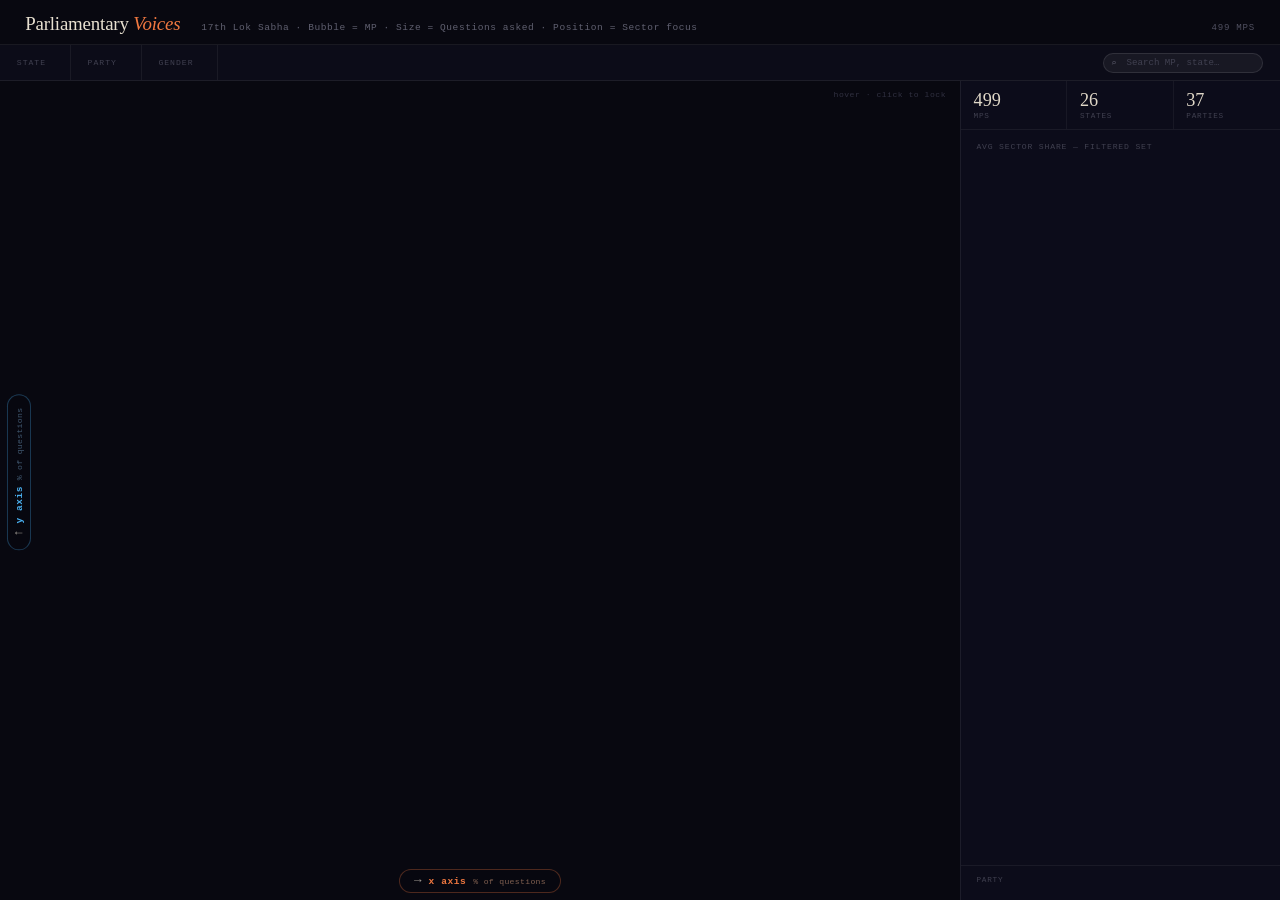
<file: outcome/loksabha-questions/viz_template.html>
<!DOCTYPE html>
<html lang="en">
<head>
<meta charset="UTF-8">
<meta name="viewport" content="width=device-width,initial-scale=1">
<title>Parliamentary Voices — 17th Lok Sabha</title>
<style>
/* ── RESET & TOKENS ── */
*,*::before,*::after{box-sizing:border-box;margin:0;padding:0}
html{background:#080810;font-size:14px;overflow:hidden}
body{font-family:'SF Mono','Fira Mono','Courier New',monospace;color:#d8d0c4;height:100vh;display:flex;flex-direction:column;overflow:hidden}

/* ── HEADER ── */
header{padding:0.9rem 1.8rem 0.7rem;border-bottom:1px solid rgba(255,255,255,0.07);flex-shrink:0;display:flex;align-items:baseline;gap:1.5rem;flex-wrap:wrap}
h1{font-family:Georgia,serif;font-size:1.35rem;font-weight:400;color:#e8e0d0;letter-spacing:-0.01em}
h1 em{font-style:italic;color:#f07840}
.hdr-sub{font-size:0.68rem;color:#606070;letter-spacing:0.06em}
.hdr-count{margin-left:auto;font-size:0.65rem;color:#505060;letter-spacing:0.08em;text-transform:uppercase}

/* ── FILTER BAR ── */
.filter-bar{display:flex;flex-wrap:nowrap;gap:0;border-bottom:1px solid rgba(255,255,255,0.07);flex-shrink:0;overflow-x:auto;background:#0c0c18}
.filter-bar::-webkit-scrollbar{height:3px}
.filter-bar::-webkit-scrollbar-thumb{background:#333}

.filter-section{display:flex;align-items:center;gap:0.5rem;padding:0.55rem 1.2rem;border-right:1px solid rgba(255,255,255,0.06);flex-shrink:0}
.filter-section:last-child{border-right:none;margin-left:auto}
.fl{font-size:0.58rem;letter-spacing:0.12em;text-transform:uppercase;color:#404050;white-space:nowrap;flex-shrink:0}
.pills{display:flex;gap:0.3rem;flex-wrap:nowrap}
.pill{font-family:inherit;font-size:0.6rem;letter-spacing:0.04em;padding:0.22rem 0.55rem;border-radius:100px;background:rgba(255,255,255,0.05);color:#707080;border:1px solid rgba(255,255,255,0.08);cursor:pointer;transition:all 0.15s;white-space:nowrap;text-transform:uppercase;user-select:none}
.pill:hover{background:rgba(255,255,255,0.1);color:#c0c0cc;border-color:rgba(255,255,255,0.2)}
.pill.on{background:#f07840;color:#0a0a10;border-color:#f07840;font-weight:700}
.pill.party-on{color:#fff;font-weight:700}

/* Search */
.search-wrap{position:relative;flex-shrink:0}
#srch{background:rgba(255,255,255,0.05);border:1px solid rgba(255,255,255,0.1);color:#d0d0cc;font-family:inherit;font-size:0.65rem;padding:0.24rem 0.65rem 0.24rem 1.6rem;border-radius:100px;outline:none;width:160px;transition:border-color 0.2s}
#srch::placeholder{color:#404050}
#srch:focus{border-color:rgba(255,255,255,0.25)}
.si{position:absolute;left:0.55rem;top:50%;transform:translateY(-50%);color:#505060;font-size:0.68rem;pointer-events:none}

/* ── AXIS SELECTORS ── */
.axis-pill{font-size:0.58rem;padding:0.2rem 0.5rem;border-radius:100px;border:1px solid rgba(255,255,255,0.12);background:transparent;cursor:pointer;transition:all 0.15s;white-space:nowrap;text-transform:none;letter-spacing:0}
.axis-pill.x-on{border-color:#f07840;color:#f07840;background:rgba(240,120,64,0.12)}
.axis-pill.y-on{border-color:#4ab0f0;color:#4ab0f0;background:rgba(74,176,240,0.12)}

/* ── MAIN CANVAS AREA ── */
.main-wrap{flex:1;display:grid;grid-template-columns:1fr 320px;min-height:0}

/* ── DOT FIELD ── */
#field{position:relative;overflow:hidden;background:#080810;min-height:0}
#c{position:absolute;inset:0;width:100%;height:100%;cursor:crosshair}

/* Axis label strips */
.ax-x{position:absolute;bottom:0;left:0;right:0;height:38px;pointer-events:none;display:flex;align-items:center;justify-content:center}
.ax-x-inner{display:flex;align-items:center;gap:0.5rem;background:rgba(8,8,16,0.85);border:1px solid rgba(240,120,64,0.3);border-radius:100px;padding:0.3rem 1rem}
.ax-label-x{font-size:0.68rem;color:#f07840;letter-spacing:0.06em;font-weight:700}
.ax-arrow{font-size:0.9rem;opacity:0.7}

.ax-y{position:absolute;top:0;bottom:38px;left:0;width:38px;pointer-events:none;display:flex;align-items:center;justify-content:center}
.ax-y-inner{display:flex;align-items:center;gap:0.4rem;background:rgba(8,8,16,0.85);border:1px solid rgba(74,176,240,0.3);border-radius:100px;padding:0.3rem 0.9rem;transform:rotate(-90deg);white-space:nowrap}
.ax-label-y{font-size:0.68rem;color:#4ab0f0;letter-spacing:0.06em;font-weight:700}

.field-hint{position:absolute;top:0.6rem;right:1rem;font-size:0.58rem;color:#303040;letter-spacing:0.06em;pointer-events:none}

/* ── SIDE PANEL ── */
#side{background:#0c0c1a;border-left:1px solid rgba(255,255,255,0.07);display:flex;flex-direction:column;overflow:hidden}

/* Stats row */
.stats{display:grid;grid-template-columns:1fr 1fr 1fr;border-bottom:1px solid rgba(255,255,255,0.06)}
.stat{padding:0.7rem 0.9rem;border-right:1px solid rgba(255,255,255,0.05)}
.stat:last-child{border-right:none}
.stat-n{font-family:Georgia,serif;font-size:1.3rem;color:#e0d8c8;line-height:1}
.stat-l{font-size:0.55rem;color:#404050;letter-spacing:0.1em;text-transform:uppercase;margin-top:0.15rem}

/* MP focus card */
#mp-focus{padding:1rem 1.1rem;border-bottom:1px solid rgba(255,255,255,0.06);flex-shrink:0}
#mp-focus.empty{display:none}

.mp-photo-wrap{display:flex;align-items:flex-start;gap:0.9rem;margin-bottom:0.8rem}
.mp-photo{width:64px;height:64px;border-radius:50%;object-fit:cover;border:2px solid rgba(255,255,255,0.1);background:#1a1a2a;flex-shrink:0;transition:border-color 0.2s}
.mp-photo.loaded{border-color:rgba(255,255,255,0.2)}
.mp-photo-init{width:64px;height:64px;border-radius:50%;border:2px solid rgba(255,255,255,0.1);background:#1a1a2a;display:flex;align-items:center;justify-content:center;font-family:Georgia,serif;font-size:1.4rem;color:#606070;flex-shrink:0;font-weight:400}
.mp-info{flex:1;min-width:0}
.mp-name{font-family:Georgia,serif;font-size:1rem;color:#e0d8c8;margin-bottom:0.15rem;line-height:1.2;overflow:hidden;text-overflow:ellipsis;white-space:nowrap}
.mp-sub{font-size:0.65rem;color:#707080;margin-bottom:0.1rem;overflow:hidden;text-overflow:ellipsis;white-space:nowrap}
.mp-party-badge{display:inline-flex;align-items:center;gap:0.3rem;margin-top:0.3rem;padding:0.15rem 0.5rem;border-radius:100px;font-size:0.6rem;font-weight:700;letter-spacing:0.05em}
.mp-total{font-size:0.63rem;color:#505060;margin-top:0.5rem}

/* Sector mini bars */
.mp-sectors{display:flex;flex-direction:column;gap:0.4rem}
.mp-sector-row{display:flex;align-items:center;gap:0.5rem}
.mp-sec-name{font-size:0.63rem;color:#707080;flex:0 0 90px;overflow:hidden;text-overflow:ellipsis;white-space:nowrap}
.mp-sec-track{flex:1;height:4px;background:rgba(255,255,255,0.06);border-radius:2px;position:relative;overflow:visible}
.mp-sec-bar{height:100%;border-radius:2px}
.mp-sec-avg{position:absolute;top:-3px;bottom:-3px;width:1.5px;background:#555;border-radius:1px}
.mp-sec-val{font-size:0.62rem;color:#e0d8c8;flex:0 0 32px;text-align:right}

/* Breakdown panel */
.breakdown{padding:0.8rem 1.1rem;flex:1;overflow-y:auto;min-height:0}
.breakdown::-webkit-scrollbar{width:3px}
.breakdown::-webkit-scrollbar-thumb{background:#2a2a3a;border-radius:1px}
.bd-title{font-size:0.58rem;letter-spacing:0.1em;text-transform:uppercase;color:#404050;margin-bottom:0.7rem}
.bd-row{margin-bottom:0.55rem}
.bd-meta{display:flex;justify-content:space-between;align-items:baseline;margin-bottom:0.2rem}
.bd-name{font-size:0.67rem;color:#808090}
.bd-val{font-size:0.65rem;color:#c0c0cc;font-weight:700}
.bd-track{height:3px;background:rgba(255,255,255,0.05);border-radius:1px;position:relative}
.bd-fill{height:100%;border-radius:1px;transition:width 0.4s ease}
.bd-avg-tick{position:absolute;top:-2px;bottom:-2px;width:1.5px;background:#404050;border-radius:1px}

/* Legend */
#legend{padding:0.7rem 1.1rem;border-top:1px solid rgba(255,255,255,0.06);flex-shrink:0}
.leg-title{font-size:0.55rem;letter-spacing:0.1em;text-transform:uppercase;color:#404050;margin-bottom:0.45rem}
.leg-items{display:flex;flex-wrap:wrap;gap:0.3rem 0.6rem}
.leg-item{display:flex;align-items:center;gap:0.3rem;font-size:0.6rem;color:#606070;cursor:pointer;transition:color 0.15s}
.leg-item:hover{color:#c0c0cc}
.leg-dot{width:8px;height:8px;border-radius:50%;flex-shrink:0}
.leg-n{color:#303040;font-size:0.58rem}

/* Lock hint */
.lock-hint{font-size:0.58rem;color:#404050;margin-top:0.5rem;letter-spacing:0.04em}

/* ── TOOLTIP ── */
#tt{position:fixed;z-index:999;background:#14142a;border:1px solid rgba(255,255,255,0.15);border-radius:8px;padding:0;pointer-events:none;font-size:0.72rem;color:#d0d0c8;max-width:240px;box-shadow:0 12px 40px rgba(0,0,0,0.7);transition:opacity 0.1s;opacity:0;overflow:hidden}
#tt.show{opacity:1}
.tt-img{width:100%;height:90px;object-fit:cover;object-position:center top;display:block;background:#1a1a2a}
.tt-img-init{width:100%;height:90px;display:flex;align-items:center;justify-content:center;background:#1a1a2a;font-family:Georgia,serif;font-size:2rem;color:#404050}
.tt-body{padding:0.65rem 0.8rem}
.tt-name{font-family:Georgia,serif;font-size:0.95rem;color:#e0d8c8;margin-bottom:0.15rem;line-height:1.2}
.tt-sub{font-size:0.62rem;color:#808090;margin-bottom:0.5rem}
.tt-badge{display:inline-flex;align-items:center;gap:0.25rem;padding:0.1rem 0.4rem;border-radius:100px;font-size:0.58rem;font-weight:700;letter-spacing:0.04em;margin-bottom:0.5rem}
.tt-row{display:flex;justify-content:space-between;gap:0.8rem;margin-bottom:0.18rem}
.tt-sec{font-size:0.62rem;color:#606070}
.tt-val{font-size:0.62rem;color:#c0c0cc;font-weight:700}
.tt-total{font-size:0.6rem;color:#404050;margin-top:0.35rem;padding-top:0.35rem;border-top:1px solid rgba(255,255,255,0.06)}

/* ── AXIS SELECT DROPDOWN ── */
#axis-selectors{position:absolute;top:0.6rem;left:44px;display:flex;gap:0.5rem;pointer-events:all;z-index:10}
</style>
</head>
<body>

<header>
  <h1>Parliamentary <em>Voices</em></h1>
  <span class="hdr-sub">17th Lok Sabha · Bubble = MP · Size = Questions asked · Position = Sector focus</span>
  <span class="hdr-count" id="hdr-count">499 MPs</span>
</header>

<!-- FILTER BAR -->
<div class="filter-bar">
  <div class="filter-section">
    <span class="fl">State</span>
    <div class="pills" id="state-pills"></div>
  </div>
  <div class="filter-section">
    <span class="fl">Party</span>
    <div class="pills" id="party-pills"></div>
  </div>
  <div class="filter-section">
    <span class="fl">Gender</span>
    <div class="pills" id="gender-pills"></div>
  </div>
  <div class="filter-section">
    <div class="search-wrap">
      <span class="si">⌕</span>
      <input id="srch" type="text" placeholder="Search MP, state…" autocomplete="off">
    </div>
  </div>
</div>

<div class="main-wrap">

  <!-- DOT FIELD -->
  <div id="field">
    <canvas id="c"></canvas>

    <!-- Axis selectors overlay -->
    <div id="axis-selectors">
      <div style="display:flex;flex-direction:column;gap:0.3rem">
        <div style="display:flex;align-items:center;gap:0.4rem;flex-wrap:wrap" id="x-axis-pills"></div>
        <div style="display:flex;align-items:center;gap:0.4rem;flex-wrap:wrap" id="y-axis-pills"></div>
      </div>
    </div>

    <!-- X axis label -->
    <div class="ax-x">
      <div class="ax-x-inner">
        <span class="ax-arrow">→</span>
        <span class="ax-label-x" id="ax-x-lbl">x axis</span>
        <span style="font-size:0.58rem;color:#806050;letter-spacing:0.04em">% of questions</span>
      </div>
    </div>

    <!-- Y axis label -->
    <div class="ax-y">
      <div class="ax-y-inner">
        <span class="ax-arrow">↑</span>
        <span class="ax-label-y" id="ax-y-lbl">y axis</span>
        <span style="font-size:0.58rem;color:#405870;letter-spacing:0.04em">% of questions</span>
      </div>
    </div>

    <div class="field-hint" id="field-hint">hover · click to lock</div>
  </div>

  <!-- SIDE PANEL -->
  <div id="side">
    <div class="stats">
      <div class="stat"><div class="stat-n" id="st-mps">499</div><div class="stat-l">MPs</div></div>
      <div class="stat"><div class="stat-n" id="st-states">26</div><div class="stat-l">States</div></div>
      <div class="stat"><div class="stat-n" id="st-parties">37</div><div class="stat-l">Parties</div></div>
    </div>

    <!-- MP focus card (hidden until hover) -->
    <div id="mp-focus" class="empty"></div>

    <!-- Breakdown -->
    <div class="breakdown">
      <div class="bd-title">Avg sector share — filtered set</div>
      <div id="bd-rows"></div>
    </div>

    <!-- Legend -->
    <div id="legend">
      <div class="leg-title">Party</div>
      <div class="leg-items" id="leg-items"></div>
    </div>
  </div>
</div>

<div id="tt"><div id="tt-inner"></div></div>

<script>
// ── DATA (injected) ──
__DATA_PLACEHOLDER__

// ── PARTY COLORS ──
const PC = {
  BJP:'#FF6B35',INC:'#19B5FF',DMK:'#E31E24',YSRCP:'#2196F3',
  AITC:'#2ECC71',SS:'#FF9933',SHS:'#FF9933','JD(U)':'#3CB371',
  BJD:'#009900',BSP:'#1565C0',BRS:'#E91E8C',TDP:'#F9A825',
  NCP:'#0D47A1','SP':'#CC3232',CPIM:'#C62828',CPI:'#B71C1C',
  INLD:'#4CAF50',MIM:'#4DB6AC',OTHER:'#6060A0'
};
const pc = p => PC[p] || PC.OTHER;

// ── IMAGE CACHE ──
const imgCache = {};
const IMG_BASE = 'https://prsindia.org/files/mptrack/17-lok-sabha/profile_image/';
// Map from mp_id to image URL — injected
const MP_IMGS = __IMGS_PLACEHOLDER__;

// ── STATE ──
let S = {
  xSec: DATA.sectors[0],
  ySec: DATA.sectors[2],
  state: null,
  party: null,
  gender: null,
  query: '',
  locked: null,
  hovered: null,
};

// ── CANVAS ──
const canvas = document.getElementById('c');
const ctx = canvas.getContext('2d');
let W=0,H=0,DPR=devicePixelRatio||1;
const PAD={top:44,right:20,bottom:44,left:44};
let dots=[]; // computed

function resize(){
  const rect=document.getElementById('field').getBoundingClientRect();
  W=rect.width; H=rect.height;
  canvas.width=W*DPR; canvas.height=H*DPR;
  canvas.style.width=W+'px'; canvas.style.height=H+'px';
  ctx.scale(DPR,DPR);
}

const plotW=()=>W-PAD.left-PAD.right;
const plotH=()=>H-PAD.top-PAD.bottom;

// Determine axis range: 0..maxVal for each sector
function axRange(sec){
  const max = DATA.sector_stats[sec].max;
  return Math.ceil(max/5)*5 || 25;
}

function toXY(xVal,yVal){
  const xr=axRange(S.xSec), yr=axRange(S.ySec);
  return {
    cx: PAD.left+(xVal/xr)*plotW(),
    cy: PAD.top+(1-yVal/yr)*plotH()
  };
}

// Radius from total questions
let minQ=Infinity,maxQ=0;
DATA.mps.forEach(m=>{ if(m.total<minQ)minQ=m.total; if(m.total>maxQ)maxQ=m.total; });
function getR(total){
  const t=(total-minQ)/(maxQ-minQ);
  return 3.5 + t*13; // range 3.5–16.5px
}

// Deterministic jitter
function jitter(id){
  let h=0; for(let c of id) h=(h*31+c.charCodeAt(0))&0x7fffffff;
  return { dx:((h&0xff)-128)/128*5, dy:(((h>>8)&0xff)-128)/128*5 };
}

function computeDots(){
  dots=DATA.mps.map(mp=>{
    const xv=mp.s[S.xSec]||0, yv=mp.s[S.ySec]||0;
    const {cx,cy}=toXY(xv,yv);
    const {dx,dy}=jitter(mp.id);
    return {mp,cx,cy,dx,dy,xv,yv,r:getR(mp.total)};
  });
}

function draw(){
  ctx.clearRect(0,0,W,H);
  const pw=plotW(),ph=plotH();
  const xr=axRange(S.xSec),yr=axRange(S.ySec);

  // Grid
  const nGrid=5;
  for(let i=0;i<=nGrid;i++){
    const xg=PAD.left+(i/nGrid)*pw;
    const yg=PAD.top+(i/nGrid)*ph;
    ctx.strokeStyle='rgba(255,255,255,0.04)';
    ctx.lineWidth=0.5;
    ctx.beginPath();ctx.moveTo(xg,PAD.top);ctx.lineTo(xg,PAD.top+ph);ctx.stroke();
    ctx.beginPath();ctx.moveTo(PAD.left,yg);ctx.lineTo(PAD.left+pw,yg);ctx.stroke();
    // Labels
    const xv=Math.round(i/nGrid*xr);
    const yv=Math.round((1-i/nGrid)*yr);
    ctx.fillStyle='rgba(100,100,120,0.6)';
    ctx.font=`${8/DPR*DPR}px SF Mono,monospace`;
    ctx.textAlign='center';
    ctx.fillText(xv+'%',xg,PAD.top+ph+14);
    ctx.textAlign='right';
    ctx.fillText(yv+'%',PAD.left-5,yg+3);
  }

  // Average lines
  const xAvg=DATA.avg[S.xSec], yAvg=DATA.avg[S.ySec];
  const {cx:axL}=toXY(xAvg,0);
  const {cy:ayL}=toXY(0,yAvg);
  ctx.setLineDash([4,4]);
  ctx.lineWidth=1;
  ctx.strokeStyle='rgba(240,120,64,0.2)';
  ctx.beginPath();ctx.moveTo(axL,PAD.top);ctx.lineTo(axL,PAD.top+ph);ctx.stroke();
  ctx.strokeStyle='rgba(74,176,240,0.2)';
  ctx.beginPath();ctx.moveTo(PAD.left,ayL);ctx.lineTo(PAD.left+pw,ayL);ctx.stroke();
  ctx.setLineDash([]);

  // Avg labels
  ctx.font=`8px SF Mono,monospace`;
  ctx.fillStyle='rgba(240,120,64,0.5)';
  ctx.textAlign='center';
  ctx.fillText('avg',axL,PAD.top-4);
  ctx.fillStyle='rgba(74,176,240,0.5)';
  ctx.textAlign='left';
  ctx.fillText('avg',PAD.left+4,ayL-4);

  // Active filter set
  const active=new Set(filteredMPs().map(m=>m.id));

  // Draw dots — back to front: dimmed first, then active
  dots.slice().sort((a,b)=>a.mp.total-b.mp.total).forEach(d=>{
    const isActive=active.has(d.mp.id);
    const isLocked=S.locked&&S.locked.id===d.mp.id;
    const isHov=S.hovered&&S.hovered.id===d.mp.id;
    const r=d.r;
    const col=pc(d.mp.party);

    if(!isActive){
      ctx.globalAlpha=0.05;
      ctx.beginPath();ctx.arc(d.cx+d.dx,d.cy+d.dy,r,0,Math.PI*2);
      ctx.fillStyle=col;ctx.fill();
    } else {
      const alpha=isLocked||isHov?1:0.72;
      ctx.globalAlpha=alpha;
      // Glow for locked
      if(isLocked){
        ctx.shadowColor=col;ctx.shadowBlur=18;
      }
      ctx.beginPath();ctx.arc(d.cx+d.dx,d.cy+d.dy,r,0,Math.PI*2);
      ctx.fillStyle=col;ctx.fill();
      ctx.shadowBlur=0;

      if(isHov||isLocked){
        ctx.globalAlpha=1;
        ctx.strokeStyle='#fff';ctx.lineWidth=1.5;
        ctx.stroke();
      }
    }
  });
  ctx.globalAlpha=1;

  // Labels for search matches
  if(S.query.length>1){
    dots.forEach(d=>{
      if(active.has(d.mp.id)&&d.mp.name.toLowerCase().includes(S.query.toLowerCase())){
        ctx.globalAlpha=1;
        ctx.fillStyle='#e0d8c8';
        ctx.font='bold 9px SF Mono,monospace';
        ctx.textAlign='center';
        ctx.fillText(d.mp.name.split(' ')[0],d.cx+d.dx,d.cy+d.dy-d.r-4);
      }
    });
  }
}

// ── FILTERS ──
function filteredMPs(){
  return DATA.mps.filter(m=>{
    if(S.state&&m.state!==S.state)return false;
    if(S.party&&m.party!==S.party)return false;
    if(S.gender&&m.gender.toLowerCase()!==S.gender.toLowerCase())return false;
    if(S.query){
      const q=S.query.toLowerCase();
      if(!m.name.toLowerCase().includes(q)&&!m.state.toLowerCase().includes(q)&&!m.party.toLowerCase().includes(q))return false;
    }
    return true;
  });
}

// ── BUILD FILTER PILLS ──
const TOP_STATES=[...new Set(DATA.mps.map(m=>m.state))].sort((a,b)=>{
  return DATA.mps.filter(m=>m.state===b).length-DATA.mps.filter(m=>m.state===a).length;
}).slice(0,9);

const MAJOR_PARTIES=['BJP','INC','DMK','YSRCP','AITC','SS','JD(U)','BJD','BSP','BRS'];

function buildPills(){
  // State
  const sp=document.getElementById('state-pills');
  sp.innerHTML='';
  ['All',...TOP_STATES].forEach(s=>{
    const p=mk('span','pill'+(s==='All'?S.state===null?' on':'':S.state===s?' on':''));
    p.textContent=s==='All'?'All':s.replace(' and ','/').replace('Pradesh','Prad.').replace('Bengal','Bengal');
    p.title=s;
    p.onclick=()=>{ S.state=s==='All'?null:s; S.locked=null; refresh(); };
    sp.appendChild(p);
  });

  // Party
  const pp=document.getElementById('party-pills');
  pp.innerHTML='';
  ['All',...MAJOR_PARTIES].forEach(pt=>{
    const p=mk('span','pill'+(pt==='All'?S.party===null?' on':'':S.party===pt?' on party-on':''));
    if(pt!=='All'&&S.party===pt){ p.style.background=pc(pt); p.style.borderColor=pc(pt); }
    p.textContent=pt;
    p.onclick=()=>{ S.party=pt==='All'?null:pt; S.locked=null; refresh(); };
    pp.appendChild(p);
  });

  // Gender
  const gp=document.getElementById('gender-pills');
  gp.innerHTML='';
  ['All','Male','Female'].forEach(g=>{
    const p=mk('span','pill'+(g==='All'?S.gender===null?' on':'':S.gender===g?' on':''));
    p.textContent=g;
    p.onclick=()=>{ S.gender=g==='All'?null:g; S.locked=null; refresh(); };
    gp.appendChild(p);
  });

  // Axis pills
  buildAxisPills();
}

function buildAxisPills(){
  const xEl=document.getElementById('x-axis-pills');
  const yEl=document.getElementById('y-axis-pills');
  xEl.innerHTML='<span style="font-size:0.58rem;color:#f07840;letter-spacing:0.08em;text-transform:uppercase;flex-shrink:0">→ x</span>';
  yEl.innerHTML='<span style="font-size:0.58rem;color:#4ab0f0;letter-spacing:0.08em;text-transform:uppercase;flex-shrink:0">↑ y</span>';

  DATA.sectors.forEach(s=>{
    const lbl=DATA.labels[s]||s;
    const isX=S.xSec===s, isY=S.ySec===s;
    const cls='pill axis-pill'+(isX?' x-on':isY?' y-on':'');
    const p=mk('span',cls);
    p.textContent=lbl;
    p.title=s;
    p.onclick=(e)=>{
      e.stopPropagation();
      // Determine which axis to set based on current state
      // Right click / shift = y axis, else x axis
      // Actually let's toggle: if already x, set as y. If already y, set as x. Else set as x.
      if(isX){ /* already x, ignore */ return; }
      if(isY){ /* already y, ignore */ return; }
      // If shift held → y axis
      if(e.shiftKey){ if(S.xSec!==s) S.ySec=s; }
      else { if(S.ySec!==s) S.xSec=s; }
      computeDots(); refresh();
    };
    // Also make double-click set y
    p.ondblclick=(e)=>{
      e.stopPropagation();
      if(S.xSec!==s) S.ySec=s;
      computeDots(); refresh();
    };
    xEl.appendChild(p);
    yEl.appendChild(p.cloneNode(true));
  });

  // Re-attach events for y row
  const yPills=yEl.querySelectorAll('.axis-pill');
  yPills.forEach(p=>{
    const s=DATA.sectors.find(sec=>(DATA.labels[sec]||sec)===p.textContent);
    if(!s) return;
    p.onclick=(e)=>{
      e.stopPropagation();
      if(S.ySec===s||S.xSec===s) return;
      S.ySec=s;
      computeDots(); refresh();
    };
    p.ondblclick=(e)=>{ e.stopPropagation(); };
  });
  // X row re-attach
  const xPills=xEl.querySelectorAll('.axis-pill');
  xPills.forEach(p=>{
    const s=DATA.sectors.find(sec=>(DATA.labels[sec]||sec)===p.textContent);
    if(!s) return;
    p.onclick=(e)=>{
      e.stopPropagation();
      if(S.xSec===s||S.ySec===s) return;
      S.xSec=s;
      computeDots(); refresh();
    };
  });

  document.getElementById('ax-x-lbl').textContent=DATA.labels[S.xSec]||S.xSec;
  document.getElementById('ax-y-lbl').textContent=DATA.labels[S.ySec]||S.ySec;
}

// ── SIDE PANEL ──
function updatePanel(){
  const fps=filteredMPs();
  document.getElementById('st-mps').textContent=fps.length;
  document.getElementById('st-states').textContent=new Set(fps.map(m=>m.state)).size;
  document.getElementById('st-parties').textContent=new Set(fps.map(m=>m.party)).size;
  document.getElementById('hdr-count').textContent=fps.length+' MPs visible';

  // Sector breakdown
  const avgs=DATA.sectors.map(s=>{
    const vals=fps.map(m=>m.s[s]||0);
    const avg=vals.length?vals.reduce((a,b)=>a+b,0)/vals.length:0;
    return {s,avg};
  }).sort((a,b)=>b.avg-a.avg).slice(0,12);

  const maxA=Math.max(...avgs.map(a=>a.avg),0.01);
  document.getElementById('bd-rows').innerHTML=avgs.map(({s,avg})=>{
    const ga=DATA.avg[s];
    const tp=(ga/DATA.sector_stats[s].max)*100;
    const col=avg>=ga?'#f07840':'#4a90cc';
    return `<div class="bd-row">
      <div class="bd-meta"><span class="bd-name">${DATA.labels[s]||s}</span><span class="bd-val">${avg.toFixed(1)}%</span></div>
      <div class="bd-track">
        <div class="bd-fill" style="width:${(avg/DATA.sector_stats[s].max*100).toFixed(1)}%;background:${col};opacity:0.8"></div>
        <div class="bd-avg-tick" style="left:${tp.toFixed(1)}%"></div>
      </div>
    </div>`;
  }).join('');

  // Legend
  const ps=[...new Set(fps.map(m=>m.party))].sort((a,b)=>fps.filter(m=>m.party===b).length-fps.filter(m=>m.party===a).length);
  document.getElementById('leg-items').innerHTML=ps.map(p=>{
    const n=fps.filter(m=>m.party===p).length;
    return `<span class="leg-item" title="${p}"><span class="leg-dot" style="background:${pc(p)}"></span>${p} <span class="leg-n">${n}</span></span>`;
  }).join('');
}

function updateMPCard(mp,isLocked){
  const el=document.getElementById('mp-focus');
  if(!mp){ el.className='empty'; return; }
  el.className='';

  const imgUrl=MP_IMGS[mp.id];
  const topSecs=DATA.sectors.map(s=>({s,v:mp.s[s]||0})).sort((a,b)=>b.v-a.v).slice(0,5);
  const maxSec=topSecs[0].v||1;
  const col=pc(mp.party);
  const initials=mp.name.split(' ').slice(0,2).map(w=>w[0]).join('');

  el.innerHTML=`
    <div class="mp-photo-wrap">
      ${imgUrl
        ? `<img class="mp-photo" src="${imgUrl}" alt="${mp.name}" onerror="this.style.display='none';this.nextElementSibling.style.display='flex'" onload="this.classList.add('loaded')"><div class="mp-photo-init" style="display:none">${initials}</div>`
        : `<div class="mp-photo-init">${initials}</div>`
      }
      <div class="mp-info">
        <div class="mp-name">${mp.name}</div>
        <div class="mp-sub">${mp.constituency}</div>
        <div class="mp-sub">${mp.state}</div>
        <div class="mp-party-badge" style="background:${col}22;color:${col};border:1px solid ${col}44">${mp.party}</div>
      </div>
    </div>
    <div class="mp-sectors">
      ${topSecs.map(({s,v})=>{
        const ga=DATA.avg[s];
        const tpPct=(ga/DATA.sector_stats[s].max*100).toFixed(1);
        const col2=v>=ga?'#f07840':'#4a90cc';
        return `<div class="mp-sector-row">
          <span class="mp-sec-name">${DATA.labels[s]||s}</span>
          <div class="mp-sec-track">
            <div class="mp-sec-bar" style="width:${(v/DATA.sector_stats[s].max*100).toFixed(1)}%;background:${col2};height:4px;border-radius:2px"></div>
            <div class="mp-sec-avg" style="left:${tpPct}%"></div>
          </div>
          <span class="mp-sec-val">${v.toFixed(1)}%</span>
        </div>`;
      }).join('')}
    </div>
    <div class="mp-total">${mp.total.toLocaleString()} questions total &nbsp;·&nbsp; ${mp.gender}</div>
    ${isLocked?'<div class="lock-hint">Click again to unlock</div>':''}
  `;
}

// ── TOOLTIP ──
const tt=document.getElementById('tt');
function showTT(mp,x,y){
  const imgUrl=MP_IMGS[mp.id];
  const col=pc(mp.party);
  const topSecs=DATA.sectors.map(s=>({s,v:mp.s[s]||0})).sort((a,b)=>b.v-a.v).slice(0,4);
  const initials=mp.name.split(' ').slice(0,2).map(w=>w[0]).join('');

  tt.innerHTML=`
    ${imgUrl
      ? `<img class="tt-img" src="${imgUrl}" alt="" onerror="this.style.display='none'">`
      : `<div class="tt-img-init">${initials}</div>`
    }
    <div class="tt-body">
      <div class="tt-name">${mp.name}</div>
      <div class="tt-sub">${mp.constituency} · ${mp.state}</div>
      <span class="tt-badge" style="background:${col}22;color:${col};border:1px solid ${col}44">${mp.party}</span>
      ${topSecs.map(({s,v})=>`<div class="tt-row"><span class="tt-sec">${DATA.labels[s]||s}</span><span class="tt-val">${v.toFixed(1)}%</span></div>`).join('')}
      <div class="tt-total">${mp.total.toLocaleString()} questions · ${mp.gender}</div>
    </div>`;

  const tw=tt.offsetWidth, th=tt.offsetHeight;
  const px=Math.min(x+16,window.innerWidth-tw-8);
  const py=Math.min(y+12,window.innerHeight-th-8);
  tt.style.left=px+'px';
  tt.style.top=py+'px';
  tt.classList.add('show');
}
function hideTT(){ tt.classList.remove('show'); }

// ── HIT TEST ──
function hit(mx,my){
  const active=new Set(filteredMPs().map(m=>m.id));
  let best=null, bd=16;
  // Check largest dots first (they're on top)
  [...dots].sort((a,b)=>b.mp.total-a.mp.total).forEach(d=>{
    if(!active.has(d.mp.id)) return;
    const dx=mx-(d.cx+d.dx), dy=my-(d.cy+d.dy);
    const dist=Math.sqrt(dx*dx+dy*dy);
    if(dist<Math.max(d.r+2,10)&&dist<bd){ bd=dist; best=d; }
  });
  return best?best.mp:null;
}

// ── CANVAS EVENTS ──
canvas.addEventListener('mousemove',e=>{
  const r=canvas.getBoundingClientRect();
  const mp=hit(e.clientX-r.left,e.clientY-r.top);
  if(mp){
    canvas.style.cursor='pointer';
    if(!S.locked||S.locked.id!==mp.id){
      S.hovered=mp;
      showTT(mp,e.clientX,e.clientY);
      if(!S.locked){ updateMPCard(mp,false); draw(); }
    }
  } else {
    canvas.style.cursor='crosshair';
    hideTT();
    if(!S.locked){ S.hovered=null; updateMPCard(null,false); draw(); }
  }
});

canvas.addEventListener('mouseleave',()=>{
  hideTT();
  if(!S.locked){ S.hovered=null; updateMPCard(null,false); draw(); }
});

canvas.addEventListener('click',e=>{
  const r=canvas.getBoundingClientRect();
  const mp=hit(e.clientX-r.left,e.clientY-r.top);
  if(mp){
    S.locked=S.locked&&S.locked.id===mp.id?null:mp;
  } else {
    S.locked=null;
  }
  S.hovered=mp;
  updateMPCard(S.locked||mp,!!S.locked);
  draw();
});

// ── SEARCH ──
document.getElementById('srch').addEventListener('input',e=>{
  S.query=e.target.value.trim();
  S.locked=null;
  refresh();
});

// ── REFRESH ──
function refresh(){
  buildPills();
  updatePanel();
  draw();
}

// ── HELPERS ──
function mk(tag,cls){ const el=document.createElement(tag); el.className=cls; return el; }

// ── RESIZE ──
let rt;
window.addEventListener('resize',()=>{
  clearTimeout(rt);
  rt=setTimeout(()=>{ resize(); computeDots(); draw(); },120);
});

// ── INIT ──
resize();
computeDots();
buildPills();
updatePanel();
draw();
</script>
</body>
</html>
</file>
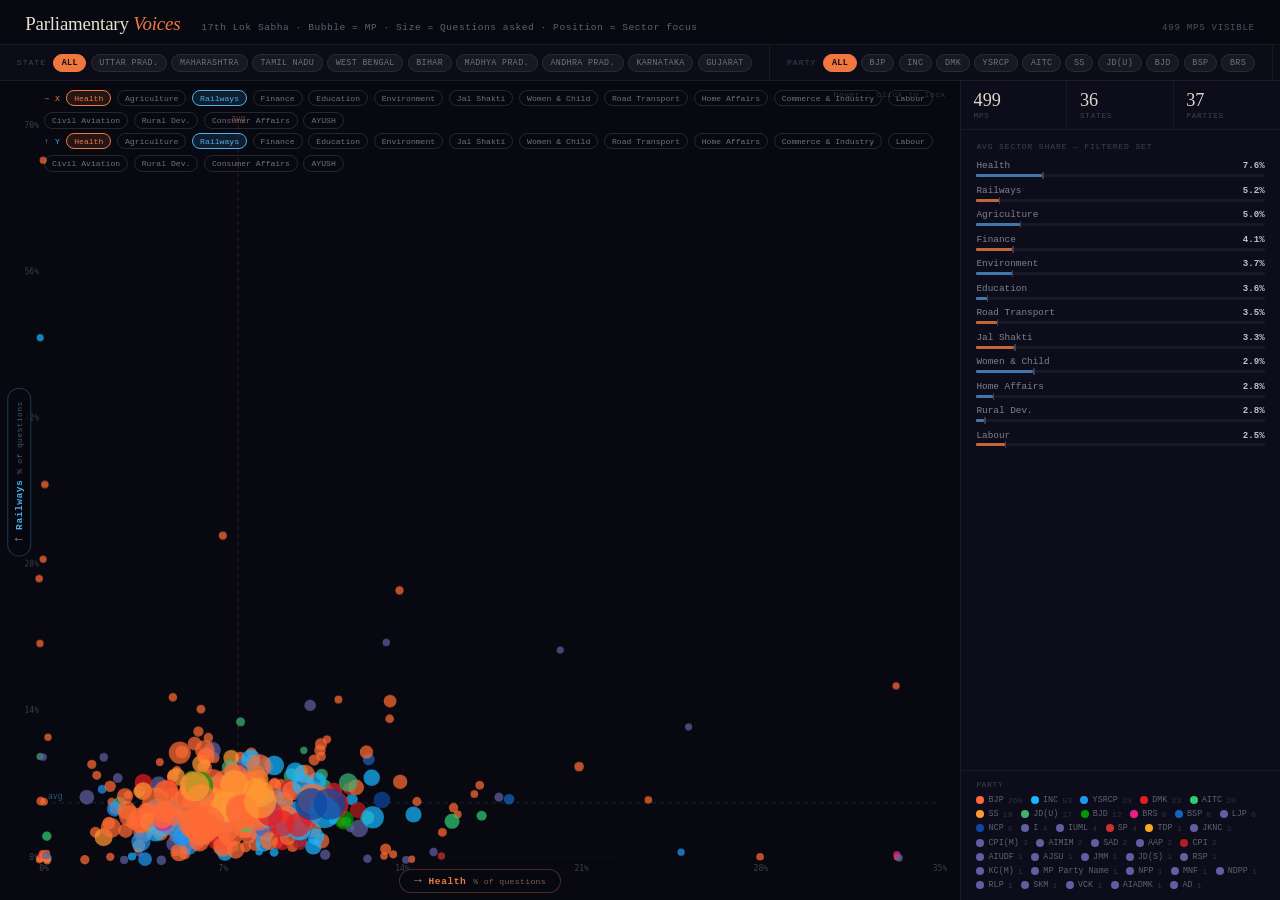
<file: outcome/loksabha-questions/viz_v2.html>
<!DOCTYPE html>
<html lang="en">
<head>
<meta charset="UTF-8">
<meta name="viewport" content="width=device-width,initial-scale=1">
<title>Parliamentary Voices — 17th Lok Sabha</title>
<style>
/* ── RESET & TOKENS ── */
*,*::before,*::after{box-sizing:border-box;margin:0;padding:0}
html{background:#080810;font-size:14px;overflow:hidden}
body{font-family:'SF Mono','Fira Mono','Courier New',monospace;color:#d8d0c4;height:100vh;display:flex;flex-direction:column;overflow:hidden}

/* ── HEADER ── */
header{padding:0.9rem 1.8rem 0.7rem;border-bottom:1px solid rgba(255,255,255,0.07);flex-shrink:0;display:flex;align-items:baseline;gap:1.5rem;flex-wrap:wrap}
h1{font-family:Georgia,serif;font-size:1.35rem;font-weight:400;color:#e8e0d0;letter-spacing:-0.01em}
h1 em{font-style:italic;color:#f07840}
.hdr-sub{font-size:0.68rem;color:#606070;letter-spacing:0.06em}
.hdr-count{margin-left:auto;font-size:0.65rem;color:#505060;letter-spacing:0.08em;text-transform:uppercase}

/* ── FILTER BAR ── */
.filter-bar{display:flex;flex-wrap:nowrap;gap:0;border-bottom:1px solid rgba(255,255,255,0.07);flex-shrink:0;overflow-x:auto;background:#0c0c18}
.filter-bar::-webkit-scrollbar{height:3px}
.filter-bar::-webkit-scrollbar-thumb{background:#333}

.filter-section{display:flex;align-items:center;gap:0.5rem;padding:0.55rem 1.2rem;border-right:1px solid rgba(255,255,255,0.06);flex-shrink:0}
.filter-section:last-child{border-right:none;margin-left:auto}
.fl{font-size:0.58rem;letter-spacing:0.12em;text-transform:uppercase;color:#404050;white-space:nowrap;flex-shrink:0}
.pills{display:flex;gap:0.3rem;flex-wrap:nowrap}
.pill{font-family:inherit;font-size:0.6rem;letter-spacing:0.04em;padding:0.22rem 0.55rem;border-radius:100px;background:rgba(255,255,255,0.05);color:#707080;border:1px solid rgba(255,255,255,0.08);cursor:pointer;transition:all 0.15s;white-space:nowrap;text-transform:uppercase;user-select:none}
.pill:hover{background:rgba(255,255,255,0.1);color:#c0c0cc;border-color:rgba(255,255,255,0.2)}
.pill.on{background:#f07840;color:#0a0a10;border-color:#f07840;font-weight:700}
.pill.party-on{color:#fff;font-weight:700}

/* Search */
.search-wrap{position:relative;flex-shrink:0}
#srch{background:rgba(255,255,255,0.05);border:1px solid rgba(255,255,255,0.1);color:#d0d0cc;font-family:inherit;font-size:0.65rem;padding:0.24rem 0.65rem 0.24rem 1.6rem;border-radius:100px;outline:none;width:160px;transition:border-color 0.2s}
#srch::placeholder{color:#404050}
#srch:focus{border-color:rgba(255,255,255,0.25)}
.si{position:absolute;left:0.55rem;top:50%;transform:translateY(-50%);color:#505060;font-size:0.68rem;pointer-events:none}

/* ── AXIS SELECTORS ── */
.axis-pill{font-size:0.58rem;padding:0.2rem 0.5rem;border-radius:100px;border:1px solid rgba(255,255,255,0.12);background:transparent;cursor:pointer;transition:all 0.15s;white-space:nowrap;text-transform:none;letter-spacing:0}
.axis-pill.x-on{border-color:#f07840;color:#f07840;background:rgba(240,120,64,0.12)}
.axis-pill.y-on{border-color:#4ab0f0;color:#4ab0f0;background:rgba(74,176,240,0.12)}

/* ── MAIN CANVAS AREA ── */
.main-wrap{flex:1;display:grid;grid-template-columns:1fr 320px;min-height:0}

/* ── DOT FIELD ── */
#field{position:relative;overflow:hidden;background:#080810;min-height:0}
#c{position:absolute;inset:0;width:100%;height:100%;cursor:crosshair}

/* Axis label strips */
.ax-x{position:absolute;bottom:0;left:0;right:0;height:38px;pointer-events:none;display:flex;align-items:center;justify-content:center}
.ax-x-inner{display:flex;align-items:center;gap:0.5rem;background:rgba(8,8,16,0.85);border:1px solid rgba(240,120,64,0.3);border-radius:100px;padding:0.3rem 1rem}
.ax-label-x{font-size:0.68rem;color:#f07840;letter-spacing:0.06em;font-weight:700}
.ax-arrow{font-size:0.9rem;opacity:0.7}

.ax-y{position:absolute;top:0;bottom:38px;left:0;width:38px;pointer-events:none;display:flex;align-items:center;justify-content:center}
.ax-y-inner{display:flex;align-items:center;gap:0.4rem;background:rgba(8,8,16,0.85);border:1px solid rgba(74,176,240,0.3);border-radius:100px;padding:0.3rem 0.9rem;transform:rotate(-90deg);white-space:nowrap}
.ax-label-y{font-size:0.68rem;color:#4ab0f0;letter-spacing:0.06em;font-weight:700}

.field-hint{position:absolute;top:0.6rem;right:1rem;font-size:0.58rem;color:#303040;letter-spacing:0.06em;pointer-events:none}

/* ── SIDE PANEL ── */
#side{background:#0c0c1a;border-left:1px solid rgba(255,255,255,0.07);display:flex;flex-direction:column;overflow:hidden}

/* Stats row */
.stats{display:grid;grid-template-columns:1fr 1fr 1fr;border-bottom:1px solid rgba(255,255,255,0.06)}
.stat{padding:0.7rem 0.9rem;border-right:1px solid rgba(255,255,255,0.05)}
.stat:last-child{border-right:none}
.stat-n{font-family:Georgia,serif;font-size:1.3rem;color:#e0d8c8;line-height:1}
.stat-l{font-size:0.55rem;color:#404050;letter-spacing:0.1em;text-transform:uppercase;margin-top:0.15rem}

/* MP focus card */
#mp-focus{padding:1rem 1.1rem;border-bottom:1px solid rgba(255,255,255,0.06);flex-shrink:0}
#mp-focus.empty{display:none}

.mp-photo-wrap{display:flex;align-items:flex-start;gap:0.9rem;margin-bottom:0.8rem}
.mp-photo{width:64px;height:64px;border-radius:50%;object-fit:cover;border:2px solid rgba(255,255,255,0.1);background:#1a1a2a;flex-shrink:0;transition:border-color 0.2s}
.mp-photo.loaded{border-color:rgba(255,255,255,0.2)}
.mp-photo-init{width:64px;height:64px;border-radius:50%;border:2px solid rgba(255,255,255,0.1);background:#1a1a2a;display:flex;align-items:center;justify-content:center;font-family:Georgia,serif;font-size:1.4rem;color:#606070;flex-shrink:0;font-weight:400}
.mp-info{flex:1;min-width:0}
.mp-name{font-family:Georgia,serif;font-size:1rem;color:#e0d8c8;margin-bottom:0.15rem;line-height:1.2;overflow:hidden;text-overflow:ellipsis;white-space:nowrap}
.mp-sub{font-size:0.65rem;color:#707080;margin-bottom:0.1rem;overflow:hidden;text-overflow:ellipsis;white-space:nowrap}
.mp-party-badge{display:inline-flex;align-items:center;gap:0.3rem;margin-top:0.3rem;padding:0.15rem 0.5rem;border-radius:100px;font-size:0.6rem;font-weight:700;letter-spacing:0.05em}
.mp-total{font-size:0.63rem;color:#505060;margin-top:0.5rem}

/* Sector mini bars */
.mp-sectors{display:flex;flex-direction:column;gap:0.4rem}
.mp-sector-row{display:flex;align-items:center;gap:0.5rem}
.mp-sec-name{font-size:0.63rem;color:#707080;flex:0 0 90px;overflow:hidden;text-overflow:ellipsis;white-space:nowrap}
.mp-sec-track{flex:1;height:4px;background:rgba(255,255,255,0.06);border-radius:2px;position:relative;overflow:visible}
.mp-sec-bar{height:100%;border-radius:2px}
.mp-sec-avg{position:absolute;top:-3px;bottom:-3px;width:1.5px;background:#555;border-radius:1px}
.mp-sec-val{font-size:0.62rem;color:#e0d8c8;flex:0 0 32px;text-align:right}

/* Breakdown panel */
.breakdown{padding:0.8rem 1.1rem;flex:1;overflow-y:auto;min-height:0}
.breakdown::-webkit-scrollbar{width:3px}
.breakdown::-webkit-scrollbar-thumb{background:#2a2a3a;border-radius:1px}
.bd-title{font-size:0.58rem;letter-spacing:0.1em;text-transform:uppercase;color:#404050;margin-bottom:0.7rem}
.bd-row{margin-bottom:0.55rem}
.bd-meta{display:flex;justify-content:space-between;align-items:baseline;margin-bottom:0.2rem}
.bd-name{font-size:0.67rem;color:#808090}
.bd-val{font-size:0.65rem;color:#c0c0cc;font-weight:700}
.bd-track{height:3px;background:rgba(255,255,255,0.05);border-radius:1px;position:relative}
.bd-fill{height:100%;border-radius:1px;transition:width 0.4s ease}
.bd-avg-tick{position:absolute;top:-2px;bottom:-2px;width:1.5px;background:#404050;border-radius:1px}

/* Legend */
#legend{padding:0.7rem 1.1rem;border-top:1px solid rgba(255,255,255,0.06);flex-shrink:0}
.leg-title{font-size:0.55rem;letter-spacing:0.1em;text-transform:uppercase;color:#404050;margin-bottom:0.45rem}
.leg-items{display:flex;flex-wrap:wrap;gap:0.3rem 0.6rem}
.leg-item{display:flex;align-items:center;gap:0.3rem;font-size:0.6rem;color:#606070;cursor:pointer;transition:color 0.15s}
.leg-item:hover{color:#c0c0cc}
.leg-dot{width:8px;height:8px;border-radius:50%;flex-shrink:0}
.leg-n{color:#303040;font-size:0.58rem}

/* Lock hint */
.lock-hint{font-size:0.58rem;color:#404050;margin-top:0.5rem;letter-spacing:0.04em}

/* ── TOOLTIP ── */
#tt{position:fixed;z-index:999;background:#14142a;border:1px solid rgba(255,255,255,0.15);border-radius:8px;padding:0;pointer-events:none;font-size:0.72rem;color:#d0d0c8;max-width:240px;box-shadow:0 12px 40px rgba(0,0,0,0.7);transition:opacity 0.1s;opacity:0;overflow:hidden}
#tt.show{opacity:1}
.tt-img{width:100%;height:90px;object-fit:cover;object-position:center top;display:block;background:#1a1a2a}
.tt-img-init{width:100%;height:90px;display:flex;align-items:center;justify-content:center;background:#1a1a2a;font-family:Georgia,serif;font-size:2rem;color:#404050}
.tt-body{padding:0.65rem 0.8rem}
.tt-name{font-family:Georgia,serif;font-size:0.95rem;color:#e0d8c8;margin-bottom:0.15rem;line-height:1.2}
.tt-sub{font-size:0.62rem;color:#808090;margin-bottom:0.5rem}
.tt-badge{display:inline-flex;align-items:center;gap:0.25rem;padding:0.1rem 0.4rem;border-radius:100px;font-size:0.58rem;font-weight:700;letter-spacing:0.04em;margin-bottom:0.5rem}
.tt-row{display:flex;justify-content:space-between;gap:0.8rem;margin-bottom:0.18rem}
.tt-sec{font-size:0.62rem;color:#606070}
.tt-val{font-size:0.62rem;color:#c0c0cc;font-weight:700}
.tt-total{font-size:0.6rem;color:#404050;margin-top:0.35rem;padding-top:0.35rem;border-top:1px solid rgba(255,255,255,0.06)}

/* ── AXIS SELECT DROPDOWN ── */
#axis-selectors{position:absolute;top:0.6rem;left:44px;display:flex;gap:0.5rem;pointer-events:all;z-index:10}
</style>
</head>
<body>

<header>
  <h1>Parliamentary <em>Voices</em></h1>
  <span class="hdr-sub">17th Lok Sabha · Bubble = MP · Size = Questions asked · Position = Sector focus</span>
  <span class="hdr-count" id="hdr-count">499 MPs</span>
</header>

<!-- FILTER BAR -->
<div class="filter-bar">
  <div class="filter-section">
    <span class="fl">State</span>
    <div class="pills" id="state-pills"></div>
  </div>
  <div class="filter-section">
    <span class="fl">Party</span>
    <div class="pills" id="party-pills"></div>
  </div>
  <div class="filter-section">
    <span class="fl">Gender</span>
    <div class="pills" id="gender-pills"></div>
  </div>
  <div class="filter-section">
    <div class="search-wrap">
      <span class="si">⌕</span>
      <input id="srch" type="text" placeholder="Search MP, state…" autocomplete="off">
    </div>
  </div>
</div>

<div class="main-wrap">

  <!-- DOT FIELD -->
  <div id="field">
    <canvas id="c"></canvas>

    <!-- Axis selectors overlay -->
    <div id="axis-selectors">
      <div style="display:flex;flex-direction:column;gap:0.3rem">
        <div style="display:flex;align-items:center;gap:0.4rem;flex-wrap:wrap" id="x-axis-pills"></div>
        <div style="display:flex;align-items:center;gap:0.4rem;flex-wrap:wrap" id="y-axis-pills"></div>
      </div>
    </div>

    <!-- X axis label -->
    <div class="ax-x">
      <div class="ax-x-inner">
        <span class="ax-arrow">→</span>
        <span class="ax-label-x" id="ax-x-lbl">x axis</span>
        <span style="font-size:0.58rem;color:#806050;letter-spacing:0.04em">% of questions</span>
      </div>
    </div>

    <!-- Y axis label -->
    <div class="ax-y">
      <div class="ax-y-inner">
        <span class="ax-arrow">↑</span>
        <span class="ax-label-y" id="ax-y-lbl">y axis</span>
        <span style="font-size:0.58rem;color:#405870;letter-spacing:0.04em">% of questions</span>
      </div>
    </div>

    <div class="field-hint" id="field-hint">hover · click to lock</div>
  </div>

  <!-- SIDE PANEL -->
  <div id="side">
    <div class="stats">
      <div class="stat"><div class="stat-n" id="st-mps">499</div><div class="stat-l">MPs</div></div>
      <div class="stat"><div class="stat-n" id="st-states">26</div><div class="stat-l">States</div></div>
      <div class="stat"><div class="stat-n" id="st-parties">37</div><div class="stat-l">Parties</div></div>
    </div>

    <!-- MP focus card (hidden until hover) -->
    <div id="mp-focus" class="empty"></div>

    <!-- Breakdown -->
    <div class="breakdown">
      <div class="bd-title">Avg sector share — filtered set</div>
      <div id="bd-rows"></div>
    </div>

    <!-- Legend -->
    <div id="legend">
      <div class="leg-title">Party</div>
      <div class="leg-items" id="leg-items"></div>
    </div>
  </div>
</div>

<div id="tt"><div id="tt-inner"></div></div>

<script>
// ── DATA (injected) ──
const DATA = {"mps":[{"id":"kuldeep-rai-sharma","name":"Kuldeep Rai Sharma","party":"INC","state":"Andaman and Nicobar Islands","constituency":"Andaman and Nicobar Islands","gender":"Male","total":610,"s":{"Health and Family Welfare":10.984,"Agriculture and Farmers Welfare":6.23,"Railways":4.59,"Finance":4.426,"Education":4.098,"Environment, Forest and Climate Change":1.475,"Jal Shakti":1.475,"Women and Child Development":2.131,"Road Transport and Highways":2.295,"Home Affairs":2.131,"Commerce and Industry":3.607,"Labour and Employment":2.459,"Civil Aviation":1.967,"Rural Development":1.475,"Consumer Affairs, Food and Public Distribution":2.951,"AYUSH":3.115},"img":null},{"id":"chinta-anuradha","name":"Chinta Anuradha","party":"YSRCP","state":"Andhra Pradesh","constituency":"Amalapuram","gender":"Female","total":280,"s":{"Health and Family Welfare":5.357,"Agriculture and Farmers Welfare":1.786,"Railways":2.143,"Finance":4.286,"Education":2.143,"Environment, Forest and Climate Change":3.214,"Jal Shakti":2.143,"Women and Child Development":3.929,"Road Transport and Highways":2.5,"Home Affairs":2.857,"Commerce and Industry":2.143,"Labour and Employment":2.143,"Civil Aviation":4.286,"Rural Development":0.714,"Consumer Affairs, Food and Public Distribution":2.5,"AYUSH":3.214},"img":null},{"id":"beesetti-venkata-satyavathi","name":"Beesetti Venkata Satyavathi","party":"YSRCP","state":"Andhra Pradesh","constituency":"Anakapalli","gender":"Female","total":299,"s":{"Health and Family Welfare":4.682,"Agriculture and Farmers Welfare":4.348,"Railways":3.01,"Finance":4.348,"Education":4.013,"Environment, Forest and Climate Change":3.01,"Jal Shakti":2.341,"Women and Child Development":2.007,"Road Transport and Highways":2.676,"Home Affairs":3.01,"Commerce and Industry":2.341,"Labour and Employment":2.676,"Civil Aviation":3.344,"Rural Development":1.338,"Consumer Affairs, Food and Public Distribution":2.007,"AYUSH":3.344},"img":null},{"id":"talari-rangaiah","name":"Talari Rangaiah","party":"YSRCP","state":"Andhra Pradesh","constituency":"Anantapur","gender":"Male","total":215,"s":{"Health and Family Welfare":2.791,"Agriculture and Farmers Welfare":1.86,"Railways":4.186,"Finance":3.256,"Education":3.721,"Environment, Forest and Climate Change":2.791,"Jal Shakti":4.651,"Women and Child Development":3.256,"Road Transport and Highways":1.395,"Home Affairs":4.651,"Commerce and Industry":2.326,"Labour and Employment":3.256,"Civil Aviation":2.326,"Rural Development":3.721,"Consumer Affairs, Food and Public Distribution":1.395,"AYUSH":1.86},"img":null},{"id":"goddeti-madhavi","name":"Goddeti Madhavi","party":"YSRCP","state":"Andhra Pradesh","constituency":"Araku","gender":"Female","total":171,"s":{"Health and Family Welfare":4.094,"Agriculture and Farmers Welfare":5.263,"Railways":0.0,"Finance":4.678,"Education":6.433,"Environment, Forest and Climate Change":2.339,"Jal Shakti":0.0,"Women and Child Development":2.339,"Road Transport and Highways":1.754,"Home Affairs":4.094,"Commerce and Industry":4.094,"Labour and Employment":1.754,"Civil Aviation":5.263,"Rural Development":0.585,"Consumer Affairs, Food and Public Distribution":2.924,"AYUSH":1.754},"img":null},{"id":"suresh-nandigam","name":"Suresh Nandigam","party":"YSRCP","state":"Andhra Pradesh","constituency":"Bapatla","gender":"Male","total":8,"s":{"Health and Family Welfare":25.0,"Agriculture and Farmers Welfare":0.0,"Railways":0.0,"Finance":25.0,"Education":0.0,"Environment, Forest and Climate Change":0.0,"Jal Shakti":0.0,"Women and Child Development":12.5,"Road Transport and Highways":0.0,"Home Affairs":0.0,"Commerce and Industry":0.0,"Labour and Employment":0.0,"Civil Aviation":0.0,"Rural Development":12.5,"Consumer Affairs, Food and Public Distribution":12.5,"AYUSH":0.0},"img":null},{"id":"n-reddeppa","name":"N. Reddeppa","party":"YSRCP","state":"Andhra Pradesh","constituency":"Chittoor","gender":"Male","total":331,"s":{"Health and Family Welfare":4.834,"Agriculture and Farmers Welfare":5.74,"Railways":3.323,"Finance":3.323,"Education":4.532,"Environment, Forest and Climate Change":3.927,"Jal Shakti":4.23,"Women and Child Development":3.625,"Road Transport and Highways":2.115,"Home Affairs":2.417,"Commerce and Industry":3.021,"Labour and Employment":1.813,"Civil Aviation":2.719,"Rural Development":1.813,"Consumer Affairs, Food and Public Distribution":4.532,"AYUSH":1.813},"img":null},{"id":"sridhar-kotagiri","name":"Sridhar Kotagiri","party":"YSRCP","state":"Andhra Pradesh","constituency":"Eluru","gender":"Male","total":312,"s":{"Health and Family Welfare":4.808,"Agriculture and Farmers Welfare":7.372,"Railways":4.167,"Finance":6.41,"Education":2.244,"Environment, Forest and Climate Change":6.41,"Jal Shakti":3.205,"Women and Child Development":1.923,"Road Transport and Highways":2.564,"Home Affairs":2.244,"Commerce and Industry":3.205,"Labour and Employment":0.0,"Civil Aviation":2.564,"Rural Development":1.282,"Consumer Affairs, Food and Public Distribution":3.526,"AYUSH":1.603},"img":null},{"id":"jayadev-galla","name":"Jayadev Galla","party":"TDP","state":"Andhra Pradesh","constituency":"Guntur","gender":"Male","total":314,"s":{"Health and Family Welfare":4.14,"Agriculture and Farmers Welfare":5.414,"Railways":3.185,"Finance":6.369,"Education":4.459,"Environment, Forest and Climate Change":3.503,"Jal Shakti":1.274,"Women and Child Development":3.503,"Road Transport and Highways":2.866,"Home Affairs":2.229,"Commerce and Industry":4.14,"Labour and Employment":1.592,"Civil Aviation":2.229,"Rural Development":2.548,"Consumer Affairs, Food and Public Distribution":2.229,"AYUSH":1.274},"img":null},{"id":"kuruva-gorantla-madhav","name":"Kuruva Gorantla Madhav","party":"YSRCP","state":"Andhra Pradesh","constituency":"Hindupur","gender":"Male","total":306,"s":{"Health and Family Welfare":5.882,"Agriculture and Farmers Welfare":4.248,"Railways":2.941,"Finance":4.902,"Education":2.288,"Environment, Forest and Climate Change":2.614,"Jal Shakti":3.268,"Women and Child Development":2.288,"Road Transport and Highways":2.288,"Home Affairs":3.922,"Commerce and Industry":1.961,"Labour and Employment":1.961,"Civil Aviation":3.922,"Rural Development":1.961,"Consumer Affairs, Food and Public Distribution":3.595,"AYUSH":2.288},"img":null},{"id":"ys-avinash-reddy","name":"Y.S. Avinash Reddy","party":"YSRCP","state":"Andhra Pradesh","constituency":"Kadapa","gender":"Male","total":365,"s":{"Health and Family Welfare":8.767,"Agriculture and Farmers Welfare":7.123,"Railways":4.932,"Finance":8.767,"Education":2.466,"Environment, Forest and Climate Change":1.644,"Jal Shakti":6.301,"Women and Child Development":3.836,"Road Transport and Highways":2.192,"Home Affairs":0.822,"Commerce and Industry":3.562,"Labour and Employment":1.37,"Civil Aviation":1.644,"Rural Development":3.836,"Consumer Affairs, Food and Public Distribution":1.644,"AYUSH":1.644},"img":null},{"id":"vanga-geethaviswanatham","name":"Geetha Viswanath Vanga","party":"YSRCP","state":"Andhra Pradesh","constituency":"Kakinada","gender":"Female","total":346,"s":{"Health and Family Welfare":5.78,"Agriculture and Farmers Welfare":4.335,"Railways":3.179,"Finance":4.624,"Education":3.757,"Environment, Forest and Climate Change":4.624,"Jal Shakti":3.757,"Women and Child Development":2.89,"Road Transport and Highways":3.179,"Home Affairs":5.491,"Commerce and Industry":2.601,"Labour and Employment":2.023,"Civil Aviation":1.734,"Rural Development":1.734,"Consumer Affairs, Food and Public Distribution":2.601,"AYUSH":1.734},"img":null},{"id":"sanjeev-kumar-ayushman","name":"Sanjeev Kumar Ayushman","party":"YSRCP","state":"Andhra Pradesh","constituency":"Kurnool","gender":"Male","total":243,"s":{"Health and Family Welfare":8.23,"Agriculture and Farmers Welfare":4.527,"Railways":2.881,"Finance":2.058,"Education":6.173,"Environment, Forest and Climate Change":1.646,"Jal Shakti":1.646,"Women and Child Development":2.058,"Road Transport and Highways":2.881,"Home Affairs":2.881,"Commerce and Industry":3.704,"Labour and Employment":2.058,"Civil Aviation":5.35,"Rural Development":1.235,"Consumer Affairs, Food and Public Distribution":2.469,"AYUSH":2.058},"img":null},{"id":"balashowry-vallabbhaneni","name":"Balashowry Vallabbhaneni","party":"YSRCP","state":"Andhra Pradesh","constituency":"Machilipatnam","gender":"Male","total":316,"s":{"Health and Family Welfare":7.595,"Agriculture and Farmers Welfare":4.747,"Railways":4.114,"Finance":8.544,"Education":3.165,"Environment, Forest and Climate Change":2.215,"Jal Shakti":3.481,"Women and Child Development":2.215,"Road Transport and Highways":2.215,"Home Affairs":1.899,"Commerce and Industry":4.43,"Labour and Employment":1.266,"Civil Aviation":2.532,"Rural Development":2.848,"Consumer Affairs, Food and Public Distribution":2.215,"AYUSH":1.582},"img":null},{"id":"pocha-brahmananda-reddy","name":"Pocha. Brahmananda Reddy","party":"YSRCP","state":"Andhra Pradesh","constituency":"Nandyal","gender":"Male","total":271,"s":{"Health and Family Welfare":5.166,"Agriculture and Farmers Welfare":7.38,"Railways":1.845,"Finance":4.059,"Education":7.011,"Environment, Forest and Climate Change":4.059,"Jal Shakti":4.059,"Women and Child Development":0.0,"Road Transport and Highways":1.107,"Home Affairs":1.476,"Commerce and Industry":6.642,"Labour and Employment":1.107,"Civil Aviation":3.69,"Rural Development":1.476,"Consumer Affairs, Food and Public Distribution":1.476,"AYUSH":4.059},"img":null},{"id":"lavu-sri-krishna-devarayalu","name":"Lavu Sri Krishna Devarayalu","party":"YSRCP","state":"Andhra Pradesh","constituency":"Narasaraopet","gender":"Male","total":285,"s":{"Health and Family Welfare":5.965,"Agriculture and Farmers Welfare":4.211,"Railways":3.86,"Finance":5.263,"Education":4.561,"Environment, Forest and Climate Change":3.158,"Jal Shakti":2.456,"Women and Child Development":1.754,"Road Transport and Highways":2.105,"Home Affairs":1.754,"Commerce and Industry":3.509,"Labour and Employment":4.912,"Civil Aviation":2.807,"Rural Development":2.807,"Consumer Affairs, Food and Public Distribution":2.807,"AYUSH":2.105},"img":null},{"id":"kanumuru-raghu-rama-krishna-raju","name":"Kanumuru Raghu Rama Krishna Raju","party":"YSRCP","state":"Andhra Pradesh","constituency":"Narsapuram","gender":"Male","total":376,"s":{"Health and Family Welfare":6.383,"Agriculture and Farmers Welfare":6.915,"Railways":4.787,"Finance":10.106,"Education":2.66,"Environment, Forest and Climate Change":1.33,"Jal Shakti":4.255,"Women and Child Development":2.394,"Road Transport and Highways":2.66,"Home Affairs":2.926,"Commerce and Industry":3.989,"Labour and Employment":1.064,"Civil Aviation":1.064,"Rural Development":2.66,"Consumer Affairs, Food and Public Distribution":2.394,"AYUSH":2.394},"img":null},{"id":"adala-prabhakara-reddy","name":"Adala Prabhakara Reddy","party":"YSRCP","state":"Andhra Pradesh","constituency":"Nellore","gender":"Male","total":232,"s":{"Health and Family Welfare":4.31,"Agriculture and Farmers Welfare":3.017,"Railways":3.448,"Finance":5.603,"Education":3.448,"Environment, Forest and Climate Change":3.879,"Jal Shakti":3.017,"Women and Child Development":1.293,"Road Transport and Highways":1.293,"Home Affairs":1.724,"Commerce and Industry":2.586,"Labour and Employment":2.155,"Civil Aviation":5.603,"Rural Development":2.155,"Consumer Affairs, Food and Public Distribution":3.017,"AYUSH":4.741},"img":null},{"id":"magunta-srinivasulu-reddy","name":"Magunta Srinivasulu Reddy","party":"YSRCP","state":"Andhra Pradesh","constituency":"Ongole","gender":"Male","total":379,"s":{"Health and Family Welfare":5.805,"Agriculture and Farmers Welfare":2.375,"Railways":2.639,"Finance":3.694,"Education":3.43,"Environment, Forest and Climate Change":5.541,"Jal Shakti":2.111,"Women and Child Development":3.43,"Road Transport and Highways":2.111,"Home Affairs":1.055,"Commerce and Industry":3.43,"Labour and Employment":1.847,"Civil Aviation":3.166,"Rural Development":2.375,"Consumer Affairs, Food and Public Distribution":1.583,"AYUSH":2.111},"img":null},{"id":"margani-bharat-ram","name":"Margani Bharat Ram","party":"YSRCP","state":"Andhra Pradesh","constituency":"Rajahmundry","gender":"Male","total":286,"s":{"Health and Family Welfare":5.594,"Agriculture and Farmers Welfare":5.594,"Railways":3.497,"Finance":2.797,"Education":2.797,"Environment, Forest and Climate Change":4.545,"Jal Shakti":3.846,"Women and Child Development":2.797,"Road Transport and Highways":1.748,"Home Affairs":3.147,"Commerce and Industry":3.846,"Labour and Employment":2.797,"Civil Aviation":4.545,"Rural Development":2.098,"Consumer Affairs, Food and Public Distribution":2.448,"AYUSH":2.098},"img":null},{"id":"pv-midhun-reddy","name":"P.V. Midhun Reddy","party":"YSRCP","state":"Andhra Pradesh","constituency":"Rajampet","gender":"Male","total":341,"s":{"Health and Family Welfare":5.865,"Agriculture and Farmers Welfare":3.226,"Railways":3.519,"Finance":5.865,"Education":3.812,"Environment, Forest and Climate Change":4.106,"Jal Shakti":3.226,"Women and Child Development":2.639,"Road Transport and Highways":2.346,"Home Affairs":1.466,"Commerce and Industry":2.933,"Labour and Employment":1.466,"Civil Aviation":2.639,"Rural Development":3.226,"Consumer Affairs, Food and Public Distribution":3.812,"AYUSH":1.466},"img":null},{"id":"ram-mohan-naidu-kinjarapu","name":"Ram Mohan Naidu Kinjarapu","party":"TDP","state":"Andhra Pradesh","constituency":"Srikakulam","gender":"Male","total":285,"s":{"Health and Family Welfare":8.772,"Agriculture and Farmers Welfare":2.105,"Railways":4.912,"Finance":4.561,"Education":3.158,"Environment, Forest and Climate Change":4.211,"Jal Shakti":1.754,"Women and Child Development":5.965,"Road Transport and Highways":1.754,"Home Affairs":4.912,"Commerce and Industry":2.456,"Labour and Employment":2.456,"Civil Aviation":1.404,"Rural Development":3.158,"Consumer Affairs, Food and Public Distribution":0.702,"AYUSH":0.351},"img":null},{"id":"balli-durga-prasad-rao","name":"Balli Durga Prasad Rao","party":"YSRCP","state":"Andhra Pradesh","constituency":"Tirupati","gender":"Male","total":46,"s":{"Health and Family Welfare":2.174,"Agriculture and Farmers Welfare":2.174,"Railways":6.522,"Finance":2.174,"Education":0.0,"Environment, Forest and Climate Change":6.522,"Jal Shakti":0.0,"Women and Child Development":2.174,"Road Transport and Highways":6.522,"Home Affairs":6.522,"Commerce and Industry":0.0,"Labour and Employment":2.174,"Civil Aviation":2.174,"Rural Development":10.87,"Consumer Affairs, Food and Public Distribution":4.348,"AYUSH":0.0},"img":null},{"id":"maddila-gurumoorthy","name":"Maddila Gurumoorthy","party":"YSRCP","state":"Andhra Pradesh","constituency":"Tirupati","gender":"Male","total":199,"s":{"Health and Family Welfare":5.528,"Agriculture and Farmers Welfare":2.513,"Railways":3.015,"Finance":4.02,"Education":3.015,"Environment, Forest and Climate Change":4.523,"Jal Shakti":1.508,"Women and Child Development":3.015,"Road Transport and Highways":4.02,"Home Affairs":2.01,"Commerce and Industry":2.513,"Labour and Employment":1.005,"Civil Aviation":3.518,"Rural Development":1.005,"Consumer Affairs, Food and Public Distribution":2.513,"AYUSH":2.513},"img":null},{"id":"kesineni-srinivas","name":"Kesineni Srinivas","party":"TDP","state":"Andhra Pradesh","constituency":"Vijayawada","gender":"Male","total":215,"s":{"Health and Family Welfare":10.233,"Agriculture and Farmers Welfare":2.326,"Railways":3.256,"Finance":6.977,"Education":2.326,"Environment, Forest and Climate Change":2.326,"Jal Shakti":2.326,"Women and Child Development":3.721,"Road Transport and Highways":4.651,"Home Affairs":8.837,"Commerce and Industry":2.791,"Labour and Employment":2.326,"Civil Aviation":2.326,"Rural Development":3.256,"Consumer Affairs, Food and Public Distribution":1.86,"AYUSH":1.86},"img":null},{"id":"mvv-satyanarayana","name":"M.V.V. Satyanarayana","party":"YSRCP","state":"Andhra Pradesh","constituency":"Visakhapatnam","gender":"Male","total":228,"s":{"Health and Family Welfare":5.702,"Agriculture and Farmers Welfare":2.632,"Railways":1.316,"Finance":4.825,"Education":4.825,"Environment, Forest and Climate Change":1.316,"Jal Shakti":0.877,"Women and Child Development":1.316,"Road Transport and Highways":1.754,"Home Affairs":4.386,"Commerce and Industry":3.509,"Labour and Employment":1.754,"Civil Aviation":8.772,"Rural Development":0.877,"Consumer Affairs, Food and Public Distribution":3.509,"AYUSH":1.316},"img":null},{"id":"bellana-chandra-sekhar","name":"Bellana Chandra Sekhar","party":"YSRCP","state":"Andhra Pradesh","constituency":"Vizianagaram","gender":"Male","total":310,"s":{"Health and Family Welfare":3.871,"Agriculture and Farmers Welfare":7.419,"Railways":1.613,"Finance":1.613,"Education":3.226,"Environment, Forest and Climate Change":0.968,"Jal Shakti":1.29,"Women and Child Development":1.613,"Road Transport and Highways":1.29,"Home Affairs":1.29,"Commerce and Industry":3.871,"Labour and Employment":0.645,"Civil Aviation":7.742,"Rural Development":1.613,"Consumer Affairs, Food and Public Distribution":1.613,"AYUSH":8.065},"img":null},{"id":"tapir-gao","name":"Tapir Gao","party":"BJP","state":"Arunachal Pradesh","constituency":"Arunachal East","gender":"Male","total":102,"s":{"Health and Family Welfare":7.843,"Agriculture and Farmers Welfare":1.961,"Railways":0.98,"Finance":4.902,"Education":0.98,"Environment, Forest and Climate Change":2.941,"Jal Shakti":1.961,"Women and Child Development":2.941,"Road Transport and Highways":6.863,"Home Affairs":2.941,"Commerce and Industry":0.98,"Labour and Employment":0.98,"Civil Aviation":3.922,"Rural Development":2.941,"Consumer Affairs, Food and Public Distribution":0.98,"AYUSH":2.941},"img":null},{"id":"horen-sing-bey","name":"Horen Sing Bey","party":"BJP","state":"Assam","constituency":"Autonomous District","gender":"Male","total":6,"s":{"Health and Family Welfare":0.0,"Agriculture and Farmers Welfare":0.0,"Railways":0.0,"Finance":0.0,"Education":16.667,"Environment, Forest and Climate Change":0.0,"Jal Shakti":0.0,"Women and Child Development":0.0,"Road Transport and Highways":0.0,"Home Affairs":50.0,"Commerce and Industry":0.0,"Labour and Employment":0.0,"Civil Aviation":0.0,"Rural Development":0.0,"Consumer Affairs, Food and Public Distribution":0.0,"AYUSH":0.0},"img":null},{"id":"abdul-khaleque","name":"Abdul Khaleque","party":"INC","state":"Assam","constituency":"Barpeta","gender":"Male","total":279,"s":{"Health and Family Welfare":4.301,"Agriculture and Farmers Welfare":4.659,"Railways":5.018,"Finance":2.867,"Education":2.151,"Environment, Forest and Climate Change":4.301,"Jal Shakti":7.168,"Women and Child Development":5.018,"Road Transport and Highways":2.509,"Home Affairs":9.677,"Commerce and Industry":3.584,"Labour and Employment":1.792,"Civil Aviation":0.717,"Rural Development":1.075,"Consumer Affairs, Food and Public Distribution":1.075,"AYUSH":2.151},"img":null},{"id":"badruddin-ajmal","name":"Badruddin Ajmal","party":"AIUDF","state":"Assam","constituency":"Dhubri","gender":"Male","total":270,"s":{"Health and Family Welfare":10.37,"Agriculture and Farmers Welfare":3.704,"Railways":3.704,"Finance":4.444,"Education":4.815,"Environment, Forest and Climate Change":1.852,"Jal Shakti":4.815,"Women and Child Development":4.815,"Road Transport and Highways":2.222,"Home Affairs":1.852,"Commerce and Industry":2.963,"Labour and Employment":2.963,"Civil Aviation":1.852,"Rural Development":4.444,"Consumer Affairs, Food and Public Distribution":2.222,"AYUSH":0.741},"img":null},{"id":"queen-oja","name":"Queen Oja","party":"BJP","state":"Assam","constituency":"Gauhati","gender":"Female","total":155,"s":{"Health and Family Welfare":6.452,"Agriculture and Farmers Welfare":2.581,"Railways":7.097,"Finance":3.226,"Education":3.226,"Environment, Forest and Climate Change":3.226,"Jal Shakti":4.516,"Women and Child Development":2.581,"Road Transport and Highways":1.935,"Home Affairs":3.871,"Commerce and Industry":1.935,"Labour and Employment":2.581,"Civil Aviation":2.581,"Rural Development":1.935,"Consumer Affairs, Food and Public Distribution":2.581,"AYUSH":1.29},"img":null},{"id":"topon-kumar-gogoi","name":"Topon Kumar Gogoi","party":"BJP","state":"Assam","constituency":"Jorhat","gender":"Male","total":9,"s":{"Health and Family Welfare":0.0,"Agriculture and Farmers Welfare":0.0,"Railways":11.111,"Finance":0.0,"Education":11.111,"Environment, Forest and Climate Change":11.111,"Jal Shakti":0.0,"Women and Child Development":0.0,"Road Transport and Highways":11.111,"Home Affairs":11.111,"Commerce and Industry":0.0,"Labour and Employment":0.0,"Civil Aviation":0.0,"Rural Development":11.111,"Consumer Affairs, Food and Public Distribution":11.111,"AYUSH":0.0},"img":null},{"id":"gourav-gogoi","name":"Gourav Gogoi","party":"INC","state":"Assam","constituency":"Kaliabor","gender":"Male","total":245,"s":{"Health and Family Welfare":8.571,"Agriculture and Farmers Welfare":4.898,"Railways":0.816,"Finance":2.449,"Education":3.673,"Environment, Forest and Climate Change":7.347,"Jal Shakti":1.633,"Women and Child Development":4.49,"Road Transport and Highways":1.633,"Home Affairs":9.388,"Commerce and Industry":2.449,"Labour and Employment":3.265,"Civil Aviation":3.673,"Rural Development":2.041,"Consumer Affairs, Food and Public Distribution":1.633,"AYUSH":0.408},"img":null},{"id":"kripanath-mallah","name":"Kripanath Mallah","party":"BJP","state":"Assam","constituency":"Karimganj","gender":"Male","total":287,"s":{"Health and Family Welfare":6.62,"Agriculture and Farmers Welfare":5.226,"Railways":5.923,"Finance":2.091,"Education":3.484,"Environment, Forest and Climate Change":2.439,"Jal Shakti":3.484,"Women and Child Development":3.484,"Road Transport and Highways":2.787,"Home Affairs":1.045,"Commerce and Industry":3.136,"Labour and Employment":4.53,"Civil Aviation":4.181,"Rural Development":4.53,"Consumer Affairs, Food and Public Distribution":3.484,"AYUSH":3.136},"img":null},{"id":"naba-kumar-sarania-hira","name":"Naba Kumar Sarania (Hira)","party":"I","state":"Assam","constituency":"Kokrajhar","gender":"Male","total":213,"s":{"Health and Family Welfare":5.164,"Agriculture and Farmers Welfare":2.347,"Railways":1.408,"Finance":3.756,"Education":0.0,"Environment, Forest and Climate Change":3.286,"Jal Shakti":6.103,"Women and Child Development":2.347,"Road Transport and Highways":0.939,"Home Affairs":4.225,"Commerce and Industry":7.042,"Labour and Employment":1.878,"Civil Aviation":1.878,"Rural Development":0.939,"Consumer Affairs, Food and Public Distribution":2.817,"AYUSH":0.939},"img":null},{"id":"pradan-baruah","name":"Pradan Baruah","party":"BJP","state":"Assam","constituency":"Lakhimpur","gender":"Male","total":15,"s":{"Health and Family Welfare":0.0,"Agriculture and Farmers Welfare":6.667,"Railways":26.667,"Finance":0.0,"Education":6.667,"Environment, Forest and Climate Change":0.0,"Jal Shakti":13.333,"Women and Child Development":0.0,"Road Transport and Highways":6.667,"Home Affairs":0.0,"Commerce and Industry":0.0,"Labour and Employment":0.0,"Civil Aviation":0.0,"Rural Development":0.0,"Consumer Affairs, Food and Public Distribution":0.0,"AYUSH":0.0},"img":null},{"id":"dilip-saikia","name":"Dilip Saikia","party":"BJP","state":"Assam","constituency":"Mangaldoi","gender":"Male","total":354,"s":{"Health and Family Welfare":4.52,"Agriculture and Farmers Welfare":4.237,"Railways":3.955,"Finance":2.542,"Education":3.107,"Environment, Forest and Climate Change":2.825,"Jal Shakti":3.107,"Women and Child Development":3.107,"Road Transport and Highways":3.39,"Home Affairs":2.26,"Commerce and Industry":3.672,"Labour and Employment":3.39,"Civil Aviation":2.26,"Rural Development":2.542,"Consumer Affairs, Food and Public Distribution":1.695,"AYUSH":3.39},"img":null},{"id":"pradyut-bordoloi","name":"Pradyut Bordoloi","party":"INC","state":"Assam","constituency":"Nawgong","gender":"Male","total":256,"s":{"Health and Family Welfare":10.547,"Agriculture and Farmers Welfare":4.688,"Railways":1.953,"Finance":4.688,"Education":3.125,"Environment, Forest and Climate Change":7.031,"Jal Shakti":3.906,"Women and Child Development":1.172,"Road Transport and Highways":1.562,"Home Affairs":6.641,"Commerce and Industry":3.516,"Labour and Employment":4.297,"Civil Aviation":0.391,"Rural Development":2.734,"Consumer Affairs, Food and Public Distribution":2.734,"AYUSH":0.0},"img":null},{"id":"rajdeep-roy","name":"Rajdeep Roy","party":"BJP","state":"Assam","constituency":"Silchar","gender":"Male","total":40,"s":{"Health and Family Welfare":5.0,"Agriculture and Farmers Welfare":2.5,"Railways":15.0,"Finance":0.0,"Education":0.0,"Environment, Forest and Climate Change":2.5,"Jal Shakti":0.0,"Women and Child Development":0.0,"Road Transport and Highways":15.0,"Home Affairs":7.5,"Commerce and Industry":5.0,"Labour and Employment":0.0,"Civil Aviation":0.0,"Rural Development":5.0,"Consumer Affairs, Food and Public Distribution":7.5,"AYUSH":0.0},"img":null},{"id":"pallab-lochan-das","name":"Pallab Lochan Das","party":"BJP","state":"Assam","constituency":"Tezpur","gender":"Male","total":133,"s":{"Health and Family Welfare":6.767,"Agriculture and Farmers Welfare":2.256,"Railways":3.008,"Finance":3.759,"Education":3.008,"Environment, Forest and Climate Change":2.256,"Jal Shakti":4.511,"Women and Child Development":2.256,"Road Transport and Highways":2.256,"Home Affairs":3.008,"Commerce and Industry":5.263,"Labour and Employment":6.015,"Civil Aviation":0.752,"Rural Development":1.504,"Consumer Affairs, Food and Public Distribution":3.008,"AYUSH":3.759},"img":null},{"id":"pradeep-kumar-singh","name":"Pradeep Kumar Singh","party":"BJP","state":"Bihar","constituency":"Araria","gender":"Male","total":286,"s":{"Health and Family Welfare":5.245,"Agriculture and Farmers Welfare":4.895,"Railways":5.594,"Finance":0.699,"Education":2.448,"Environment, Forest and Climate Change":3.846,"Jal Shakti":2.797,"Women and Child Development":3.147,"Road Transport and Highways":2.448,"Home Affairs":1.748,"Commerce and Industry":2.098,"Labour and Employment":3.147,"Civil Aviation":2.797,"Rural Development":3.497,"Consumer Affairs, Food and Public Distribution":2.448,"AYUSH":5.944},"img":null},{"id":"sushil-kumar-singh","name":"Sushil Kumar Singh","party":"BJP","state":"Bihar","constituency":"Aurangabad","gender":"Male","total":204,"s":{"Health and Family Welfare":10.784,"Agriculture and Farmers Welfare":4.902,"Railways":1.471,"Finance":5.882,"Education":4.902,"Environment, Forest and Climate Change":6.863,"Jal Shakti":2.941,"Women and Child Development":0.98,"Road Transport and Highways":1.961,"Home Affairs":3.922,"Commerce and Industry":4.902,"Labour and Employment":1.961,"Civil Aviation":1.471,"Rural Development":2.941,"Consumer Affairs, Food and Public Distribution":3.922,"AYUSH":0.98},"img":null},{"id":"giridhari-yadav","name":"Giridhari Yadav","party":"JD(U)","state":"Bihar","constituency":"Banka","gender":"Male","total":144,"s":{"Health and Family Welfare":6.25,"Agriculture and Farmers Welfare":4.861,"Railways":6.944,"Finance":7.639,"Education":0.0,"Environment, Forest and Climate Change":1.389,"Jal Shakti":1.389,"Women and Child Development":3.472,"Road Transport and Highways":4.167,"Home Affairs":2.778,"Commerce and Industry":1.389,"Labour and Employment":4.167,"Civil Aviation":1.389,"Rural Development":0.694,"Consumer Affairs, Food and Public Distribution":3.472,"AYUSH":0.0},"img":null},{"id":"ajay-kumar-mandal","name":"Ajay Kumar Mandal","party":"JD(U)","state":"Bihar","constituency":"Bhagalpur","gender":"Male","total":226,"s":{"Health and Family Welfare":9.735,"Agriculture and Farmers Welfare":2.655,"Railways":7.965,"Finance":2.212,"Education":6.195,"Environment, Forest and Climate Change":5.31,"Jal Shakti":4.425,"Women and Child Development":5.752,"Road Transport and Highways":4.425,"Home Affairs":0.0,"Commerce and Industry":1.327,"Labour and Employment":2.655,"Civil Aviation":0.885,"Rural Development":5.31,"Consumer Affairs, Food and Public Distribution":2.655,"AYUSH":2.655},"img":null},{"id":"gopal-jee-thakur","name":"Gopal Jee Thakur","party":"BJP","state":"Bihar","constituency":"Darbhanga","gender":"Male","total":182,"s":{"Health and Family Welfare":9.89,"Agriculture and Farmers Welfare":2.747,"Railways":7.692,"Finance":1.648,"Education":5.495,"Environment, Forest and Climate Change":2.198,"Jal Shakti":4.396,"Women and Child Development":1.648,"Road Transport and Highways":5.495,"Home Affairs":2.198,"Commerce and Industry":1.648,"Labour and Employment":2.747,"Civil Aviation":6.044,"Rural Development":4.945,"Consumer Affairs, Food and Public Distribution":1.648,"AYUSH":3.297},"img":null},{"id":"vijay-kumar","name":"Vijay Kumar","party":"JD(U)","state":"Bihar","constituency":"Gaya","gender":"Male","total":142,"s":{"Health and Family Welfare":7.042,"Agriculture and Farmers Welfare":5.634,"Railways":4.93,"Finance":1.408,"Education":3.521,"Environment, Forest and Climate Change":2.113,"Jal Shakti":4.93,"Women and Child Development":3.521,"Road Transport and Highways":2.817,"Home Affairs":0.704,"Commerce and Industry":2.817,"Labour and Employment":6.338,"Civil Aviation":2.817,"Rural Development":2.817,"Consumer Affairs, Food and Public Distribution":2.817,"AYUSH":5.634},"img":null},{"id":"alok-kumar-suman","name":"Alok Kumar Suman","party":"JD(U)","state":"Bihar","constituency":"Gopalganj","gender":"Male","total":270,"s":{"Health and Family Welfare":8.148,"Agriculture and Farmers Welfare":3.704,"Railways":8.148,"Finance":1.481,"Education":3.704,"Environment, Forest and Climate Change":2.593,"Jal Shakti":3.333,"Women and Child Development":2.222,"Road Transport and Highways":4.074,"Home Affairs":1.111,"Commerce and Industry":1.481,"Labour and Employment":5.185,"Civil Aviation":3.333,"Rural Development":4.074,"Consumer Affairs, Food and Public Distribution":1.481,"AYUSH":4.444},"img":null},{"id":"pashu-pati-kumar-paras","name":"Pashu Pati Kumar Paras","party":"LJP","state":"Bihar","constituency":"Hajipur","gender":"Male","total":3,"s":{"Health and Family Welfare":0.0,"Agriculture and Farmers Welfare":33.333,"Railways":0.0,"Finance":33.333,"Education":0.0,"Environment, Forest and Climate Change":0.0,"Jal Shakti":0.0,"Women and Child Development":0.0,"Road Transport and Highways":0.0,"Home Affairs":0.0,"Commerce and Industry":0.0,"Labour and Employment":0.0,"Civil Aviation":0.0,"Rural Development":0.0,"Consumer Affairs, Food and Public Distribution":0.0,"AYUSH":0.0},"img":null},{"id":"chandeshwar-prasad","name":"Chandeshwar Prasad","party":"JD(U)","state":"Bihar","constituency":"Jahanabad","gender":"Male","total":219,"s":{"Health and Family Welfare":7.306,"Agriculture and Farmers Welfare":2.283,"Railways":4.566,"Finance":3.196,"Education":7.306,"Environment, Forest and Climate Change":1.826,"Jal Shakti":4.566,"Women and Child Development":3.653,"Road Transport and Highways":3.196,"Home Affairs":2.283,"Commerce and Industry":0.913,"Labour and Employment":1.826,"Civil Aviation":0.0,"Rural Development":2.74,"Consumer Affairs, Food and Public Distribution":2.283,"AYUSH":1.826},"img":null},{"id":"chirag-kumar-paswan","name":"Chirag Kumar Paswan","party":"LJP","state":"Bihar","constituency":"Jamui","gender":"Male","total":69,"s":{"Health and Family Welfare":2.899,"Agriculture and Farmers Welfare":1.449,"Railways":7.246,"Finance":2.899,"Education":4.348,"Environment, Forest and Climate Change":5.797,"Jal Shakti":0.0,"Women and Child Development":2.899,"Road Transport and Highways":2.899,"Home Affairs":4.348,"Commerce and Industry":1.449,"Labour and Employment":0.0,"Civil Aviation":1.449,"Rural Development":1.449,"Consumer Affairs, Food and Public Distribution":2.899,"AYUSH":4.348},"img":null},{"id":"rampreet-mandal","name":"Rampreet Mandal","party":"JD(U)","state":"Bihar","constituency":"Jhanjharpur","gender":"Male","total":35,"s":{"Health and Family Welfare":8.571,"Agriculture and Farmers Welfare":8.571,"Railways":2.857,"Finance":8.571,"Education":2.857,"Environment, Forest and Climate Change":8.571,"Jal Shakti":8.571,"Women and Child Development":2.857,"Road Transport and Highways":2.857,"Home Affairs":0.0,"Commerce and Industry":0.0,"Labour and Employment":2.857,"Civil Aviation":0.0,"Rural Development":2.857,"Consumer Affairs, Food and Public Distribution":2.857,"AYUSH":2.857},"img":null},{"id":"mahabali-singh","name":"Mahabali Singh","party":"JD(U)","state":"Bihar","constituency":"Karakat","gender":"Male","total":226,"s":{"Health and Family Welfare":7.08,"Agriculture and Farmers Welfare":6.637,"Railways":8.85,"Finance":5.752,"Education":2.655,"Environment, Forest and Climate Change":3.982,"Jal Shakti":3.982,"Women and Child Development":1.77,"Road Transport and Highways":2.655,"Home Affairs":2.212,"Commerce and Industry":1.77,"Labour and Employment":3.097,"Civil Aviation":2.655,"Rural Development":4.867,"Consumer Affairs, Food and Public Distribution":2.655,"AYUSH":1.77},"img":null},{"id":"dulal-chandra-goswami","name":"Dulal Chandra Goswami","party":"JD(U)","state":"Bihar","constituency":"Katihar","gender":"Male","total":175,"s":{"Health and Family Welfare":2.857,"Agriculture and Farmers Welfare":5.714,"Railways":4.571,"Finance":2.286,"Education":0.0,"Environment, Forest and Climate Change":2.857,"Jal Shakti":4.571,"Women and Child Development":2.857,"Road Transport and Highways":3.429,"Home Affairs":2.286,"Commerce and Industry":1.143,"Labour and Employment":5.143,"Civil Aviation":4.0,"Rural Development":1.714,"Consumer Affairs, Food and Public Distribution":1.714,"AYUSH":1.714},"img":null},{"id":"mahboob-ali-kaiser","name":"Mahboob Ali Kaiser","party":"LJP","state":"Bihar","constituency":"Khagaria","gender":"Male","total":8,"s":{"Health and Family Welfare":25.0,"Agriculture and Farmers Welfare":12.5,"Railways":12.5,"Finance":0.0,"Education":0.0,"Environment, Forest and Climate Change":0.0,"Jal Shakti":0.0,"Women and Child Development":0.0,"Road Transport and Highways":12.5,"Home Affairs":0.0,"Commerce and Industry":0.0,"Labour and Employment":0.0,"Civil Aviation":0.0,"Rural Development":0.0,"Consumer Affairs, Food and Public Distribution":0.0,"AYUSH":0.0},"img":null},{"id":"mohammad-jawed","name":"Mohammad Jawed","party":"INC","state":"Bihar","constituency":"Kishanganj","gender":"Male","total":229,"s":{"Health and Family Welfare":14.41,"Agriculture and Farmers Welfare":5.677,"Railways":4.367,"Finance":1.747,"Education":7.86,"Environment, Forest and Climate Change":2.62,"Jal Shakti":7.424,"Women and Child Development":4.803,"Road Transport and Highways":3.057,"Home Affairs":3.493,"Commerce and Industry":0.437,"Labour and Employment":4.367,"Civil Aviation":2.62,"Rural Development":3.057,"Consumer Affairs, Food and Public Distribution":0.873,"AYUSH":0.437},"img":null},{"id":"dinesh-chandra-yadav","name":"Dinesh Chandra Yadav","party":"JD(U)","state":"Bihar","constituency":"Madhepura","gender":"Male","total":128,"s":{"Health and Family Welfare":10.938,"Agriculture and Farmers Welfare":5.469,"Railways":7.812,"Finance":15.625,"Education":1.562,"Environment, Forest and Climate Change":0.781,"Jal Shakti":3.906,"Women and Child Development":4.688,"Road Transport and Highways":3.906,"Home Affairs":1.562,"Commerce and Industry":2.344,"Labour and Employment":0.781,"Civil Aviation":2.344,"Rural Development":3.125,"Consumer Affairs, Food and Public Distribution":1.562,"AYUSH":0.781},"img":null},{"id":"ashok-kumar-yadav","name":"Ashok Kumar Yadav","party":"BJP","state":"Bihar","constituency":"Madhubani","gender":"Male","total":24,"s":{"Health and Family Welfare":8.333,"Agriculture and Farmers Welfare":4.167,"Railways":4.167,"Finance":4.167,"Education":4.167,"Environment, Forest and Climate Change":0.0,"Jal Shakti":8.333,"Women and Child Development":4.167,"Road Transport and Highways":0.0,"Home Affairs":12.5,"Commerce and Industry":4.167,"Labour and Employment":0.0,"Civil Aviation":0.0,"Rural Development":16.667,"Consumer Affairs, Food and Public Distribution":0.0,"AYUSH":0.0},"img":null},{"id":"janardan-singh-sigriwal","name":"Janardan Singh Sigriwal","party":"BJP","state":"Bihar","constituency":"Maharajganj","gender":"Male","total":322,"s":{"Health and Family Welfare":7.764,"Agriculture and Farmers Welfare":5.901,"Railways":4.658,"Finance":2.795,"Education":4.037,"Environment, Forest and Climate Change":2.795,"Jal Shakti":3.106,"Women and Child Development":4.969,"Road Transport and Highways":3.727,"Home Affairs":2.484,"Commerce and Industry":2.174,"Labour and Employment":2.174,"Civil Aviation":0.932,"Rural Development":1.863,"Consumer Affairs, Food and Public Distribution":3.106,"AYUSH":2.174},"img":null},{"id":"rajiv-ranjan-lalan-singh","name":"Rajiv Ranjan (Lalan) Singh","party":"JD(U)","state":"Bihar","constituency":"Munger","gender":"Male","total":239,"s":{"Health and Family Welfare":10.879,"Agriculture and Farmers Welfare":7.95,"Railways":5.021,"Finance":14.644,"Education":2.51,"Environment, Forest and Climate Change":1.674,"Jal Shakti":2.51,"Women and Child Development":2.51,"Road Transport and Highways":3.766,"Home Affairs":0.837,"Commerce and Industry":2.092,"Labour and Employment":0.418,"Civil Aviation":4.184,"Rural Development":2.092,"Consumer Affairs, Food and Public Distribution":3.766,"AYUSH":1.255},"img":null},{"id":"ajay-nishad","name":"Ajay Nishad","party":"BJP","state":"Bihar","constituency":"Muzaffarpur","gender":"Male","total":184,"s":{"Health and Family Welfare":8.152,"Agriculture and Farmers Welfare":6.522,"Railways":2.717,"Finance":2.717,"Education":3.804,"Environment, Forest and Climate Change":4.348,"Jal Shakti":1.087,"Women and Child Development":2.717,"Road Transport and Highways":1.087,"Home Affairs":1.087,"Commerce and Industry":4.891,"Labour and Employment":3.261,"Civil Aviation":4.348,"Rural Development":2.717,"Consumer Affairs, Food and Public Distribution":2.174,"AYUSH":1.63},"img":null},{"id":"kaushalendra-kumar","name":"Kaushalendra Kumar","party":"JD(U)","state":"Bihar","constituency":"Nalanda","gender":"Male","total":294,"s":{"Health and Family Welfare":11.905,"Agriculture and Farmers Welfare":5.782,"Railways":7.143,"Finance":8.503,"Education":2.041,"Environment, Forest and Climate Change":2.381,"Jal Shakti":5.442,"Women and Child Development":2.041,"Road Transport and Highways":3.741,"Home Affairs":2.381,"Commerce and Industry":4.082,"Labour and Employment":2.041,"Civil Aviation":2.721,"Rural Development":2.381,"Consumer Affairs, Food and Public Distribution":2.041,"AYUSH":1.02},"img":null},{"id":"chandan-singh","name":"Chandan Singh","party":"LJP","state":"Bihar","constituency":"Nawada","gender":"Male","total":65,"s":{"Health and Family Welfare":4.615,"Agriculture and Farmers Welfare":1.538,"Railways":0.0,"Finance":1.538,"Education":4.615,"Environment, Forest and Climate Change":7.692,"Jal Shakti":3.077,"Women and Child Development":1.538,"Road Transport and Highways":1.538,"Home Affairs":3.077,"Commerce and Industry":4.615,"Labour and Employment":10.769,"Civil Aviation":1.538,"Rural Development":4.615,"Consumer Affairs, Food and Public Distribution":1.538,"AYUSH":4.615},"img":null},{"id":"sanjay-jaiswal","name":"Sanjay Jaiswal","party":"BJP","state":"Bihar","constituency":"Paschim Champaran","gender":"Male","total":195,"s":{"Health and Family Welfare":11.282,"Agriculture and Farmers Welfare":4.103,"Railways":6.154,"Finance":5.128,"Education":3.077,"Environment, Forest and Climate Change":2.051,"Jal Shakti":2.051,"Women and Child Development":4.615,"Road Transport and Highways":1.538,"Home Affairs":3.077,"Commerce and Industry":1.538,"Labour and Employment":0.513,"Civil Aviation":2.051,"Rural Development":1.026,"Consumer Affairs, Food and Public Distribution":2.051,"AYUSH":2.564},"img":null},{"id":"ram-kripal-yadav","name":"Ram Kripal Yadav","party":"BJP","state":"Bihar","constituency":"Pataliputra","gender":"Male","total":126,"s":{"Health and Family Welfare":7.937,"Agriculture and Farmers Welfare":3.968,"Railways":3.968,"Finance":4.762,"Education":1.587,"Environment, Forest and Climate Change":2.381,"Jal Shakti":3.968,"Women and Child Development":3.968,"Road Transport and Highways":3.968,"Home Affairs":1.587,"Commerce and Industry":2.381,"Labour and Employment":0.794,"Civil Aviation":3.968,"Rural Development":2.381,"Consumer Affairs, Food and Public Distribution":0.794,"AYUSH":3.175},"img":null},{"id":"santosh-kumar","name":"Santosh Kumar","party":"JD(U)","state":"Bihar","constituency":"Purnia","gender":"Male","total":128,"s":{"Health and Family Welfare":10.938,"Agriculture and Farmers Welfare":8.594,"Railways":7.031,"Finance":9.375,"Education":5.469,"Environment, Forest and Climate Change":1.562,"Jal Shakti":4.688,"Women and Child Development":0.781,"Road Transport and Highways":7.031,"Home Affairs":0.781,"Commerce and Industry":0.781,"Labour and Employment":0.781,"Civil Aviation":4.688,"Rural Development":3.906,"Consumer Affairs, Food and Public Distribution":0.781,"AYUSH":3.125},"img":null},{"id":"prince-raj","name":"Prince Raj","party":"LJP","state":"Bihar","constituency":"Samastipur","gender":"Male","total":15,"s":{"Health and Family Welfare":13.333,"Agriculture and Farmers Welfare":0.0,"Railways":20.0,"Finance":0.0,"Education":20.0,"Environment, Forest and Climate Change":0.0,"Jal Shakti":6.667,"Women and Child Development":0.0,"Road Transport and Highways":0.0,"Home Affairs":0.0,"Commerce and Industry":0.0,"Labour and Employment":6.667,"Civil Aviation":0.0,"Rural Development":13.333,"Consumer Affairs, Food and Public Distribution":0.0,"AYUSH":0.0},"img":null},{"id":"rajiv-pratap-rudy","name":"Rajiv Pratap Rudy","party":"BJP","state":"Bihar","constituency":"Saran","gender":"Male","total":261,"s":{"Health and Family Welfare":7.663,"Agriculture and Farmers Welfare":8.812,"Railways":2.682,"Finance":3.448,"Education":5.364,"Environment, Forest and Climate Change":8.429,"Jal Shakti":3.831,"Women and Child Development":2.682,"Road Transport and Highways":2.299,"Home Affairs":2.299,"Commerce and Industry":2.682,"Labour and Employment":0.766,"Civil Aviation":5.364,"Rural Development":1.149,"Consumer Affairs, Food and Public Distribution":1.916,"AYUSH":1.533},"img":null},{"id":"chhedi-paswan","name":"Chhedi Paswan","party":"BJP","state":"Bihar","constituency":"Sasaram","gender":"Male","total":26,"s":{"Health and Family Welfare":11.538,"Agriculture and Farmers Welfare":3.846,"Railways":15.385,"Finance":0.0,"Education":7.692,"Environment, Forest and Climate Change":0.0,"Jal Shakti":0.0,"Women and Child Development":0.0,"Road Transport and Highways":7.692,"Home Affairs":0.0,"Commerce and Industry":3.846,"Labour and Employment":3.846,"Civil Aviation":0.0,"Rural Development":0.0,"Consumer Affairs, Food and Public Distribution":3.846,"AYUSH":3.846},"img":null},{"id":"rama-devi","name":"Rama Devi","party":"BJP","state":"Bihar","constituency":"Sheohar","gender":"Female","total":273,"s":{"Health and Family Welfare":8.791,"Agriculture and Farmers Welfare":5.861,"Railways":1.832,"Finance":2.93,"Education":2.564,"Environment, Forest and Climate Change":4.029,"Jal Shakti":4.029,"Women and Child Development":5.495,"Road Transport and Highways":2.93,"Home Affairs":3.297,"Commerce and Industry":1.832,"Labour and Employment":5.128,"Civil Aviation":0.0,"Rural Development":3.297,"Consumer Affairs, Food and Public Distribution":4.762,"AYUSH":1.832},"img":null},{"id":"sunil-kumar-pintu","name":"Sunil Kumar Pintu","party":"JD(U)","state":"Bihar","constituency":"Sitamarhi","gender":"Male","total":246,"s":{"Health and Family Welfare":7.724,"Agriculture and Farmers Welfare":4.065,"Railways":5.285,"Finance":3.659,"Education":3.659,"Environment, Forest and Climate Change":3.659,"Jal Shakti":4.472,"Women and Child Development":4.065,"Road Transport and Highways":5.285,"Home Affairs":0.813,"Commerce and Industry":0.813,"Labour and Employment":2.846,"Civil Aviation":1.22,"Rural Development":4.065,"Consumer Affairs, Food and Public Distribution":4.065,"AYUSH":1.626},"img":null},{"id":"kavita-singh","name":"Kavita Singh","party":"JD(U)","state":"Bihar","constituency":"Siwan","gender":"Female","total":10,"s":{"Health and Family Welfare":10.0,"Agriculture and Farmers Welfare":0.0,"Railways":10.0,"Finance":20.0,"Education":10.0,"Environment, Forest and Climate Change":0.0,"Jal Shakti":20.0,"Women and Child Development":0.0,"Road Transport and Highways":0.0,"Home Affairs":0.0,"Commerce and Industry":0.0,"Labour and Employment":0.0,"Civil Aviation":0.0,"Rural Development":0.0,"Consumer Affairs, Food and Public Distribution":10.0,"AYUSH":0.0},"img":null},{"id":"dileshwar-kamait","name":"Dileshwar Kamait","party":"JD(U)","state":"Bihar","constituency":"Supaul","gender":"Male","total":304,"s":{"Health and Family Welfare":8.553,"Agriculture and Farmers Welfare":3.618,"Railways":5.592,"Finance":0.658,"Education":3.618,"Environment, Forest and Climate Change":2.961,"Jal Shakti":3.289,"Women and Child Development":5.592,"Road Transport and Highways":3.618,"Home Affairs":1.974,"Commerce and Industry":1.316,"Labour and Employment":3.947,"Civil Aviation":1.974,"Rural Development":2.303,"Consumer Affairs, Food and Public Distribution":2.961,"AYUSH":2.961},"img":null},{"id":"veena-devi","name":"Veena Devi","party":"LJP","state":"Bihar","constituency":"Vaishali","gender":"Female","total":109,"s":{"Health and Family Welfare":8.257,"Agriculture and Farmers Welfare":7.339,"Railways":5.505,"Finance":1.835,"Education":5.505,"Environment, Forest and Climate Change":1.835,"Jal Shakti":3.67,"Women and Child Development":2.752,"Road Transport and Highways":3.67,"Home Affairs":1.835,"Commerce and Industry":1.835,"Labour and Employment":3.67,"Civil Aviation":1.835,"Rural Development":1.835,"Consumer Affairs, Food and Public Distribution":2.752,"AYUSH":2.752},"img":null},{"id":"baidyanath-prasad-mahto","name":"Baidyanath Prasad Mahto","party":"JD(U)","state":"Bihar","constituency":"Valmiki Nagar","gender":"Male","total":10,"s":{"Health and Family Welfare":0.0,"Agriculture and Farmers Welfare":20.0,"Railways":10.0,"Finance":0.0,"Education":0.0,"Environment, Forest and Climate Change":30.0,"Jal Shakti":0.0,"Women and Child Development":0.0,"Road Transport and Highways":10.0,"Home Affairs":0.0,"Commerce and Industry":0.0,"Labour and Employment":0.0,"Civil Aviation":0.0,"Rural Development":0.0,"Consumer Affairs, Food and Public Distribution":0.0,"AYUSH":0.0},"img":null},{"id":"sunil-kumar","name":"Sunil Kumar","party":"JD(U)","state":"Bihar","constituency":"Valmiki Nagar","gender":"Male","total":53,"s":{"Health and Family Welfare":7.547,"Agriculture and Farmers Welfare":1.887,"Railways":13.208,"Finance":0.0,"Education":1.887,"Environment, Forest and Climate Change":3.774,"Jal Shakti":7.547,"Women and Child Development":1.887,"Road Transport and Highways":5.66,"Home Affairs":0.0,"Commerce and Industry":0.0,"Labour and Employment":1.887,"Civil Aviation":3.774,"Rural Development":1.887,"Consumer Affairs, Food and Public Distribution":1.887,"AYUSH":5.66},"img":null},{"id":"kirron-anupam-kher","name":"Kirron Anupam Kher","party":"BJP","state":"Chandigarh","constituency":"Chandigarh","gender":"Female","total":106,"s":{"Health and Family Welfare":10.377,"Agriculture and Farmers Welfare":1.887,"Railways":9.434,"Finance":3.774,"Education":1.887,"Environment, Forest and Climate Change":1.887,"Jal Shakti":1.887,"Women and Child Development":0.943,"Road Transport and Highways":2.83,"Home Affairs":0.943,"Commerce and Industry":1.887,"Labour and Employment":0.0,"Civil Aviation":7.547,"Rural Development":1.887,"Consumer Affairs, Food and Public Distribution":1.887,"AYUSH":0.0},"img":null},{"id":"deepak-baij","name":"Deepak Baij","party":"INC","state":"Chhattisgarh","constituency":"Bastar","gender":"Male","total":301,"s":{"Health and Family Welfare":9.635,"Agriculture and Farmers Welfare":5.98,"Railways":7.641,"Finance":7.973,"Education":2.326,"Environment, Forest and Climate Change":3.987,"Jal Shakti":2.326,"Women and Child Development":2.99,"Road Transport and Highways":3.322,"Home Affairs":6.977,"Commerce and Industry":1.329,"Labour and Employment":4.319,"Civil Aviation":3.654,"Rural Development":1.993,"Consumer Affairs, Food and Public Distribution":3.654,"AYUSH":0.0},"img":null},{"id":"arun-sao","name":"Arun Sao","party":"BJP","state":"Chhattisgarh","constituency":"Bilaspur","gender":"Male","total":372,"s":{"Health and Family Welfare":7.258,"Agriculture and Farmers Welfare":5.376,"Railways":3.495,"Finance":2.688,"Education":4.839,"Environment, Forest and Climate Change":2.151,"Jal Shakti":3.495,"Women and Child Development":2.688,"Road Transport and Highways":3.226,"Home Affairs":0.538,"Commerce and Industry":2.688,"Labour and Employment":2.688,"Civil Aviation":2.151,"Rural Development":3.226,"Consumer Affairs, Food and Public Distribution":1.882,"AYUSH":5.376},"img":null},{"id":"vijay-baghel","name":"Vijay Baghel","party":"BJP","state":"Chhattisgarh","constituency":"Durg","gender":"Male","total":277,"s":{"Health and Family Welfare":7.581,"Agriculture and Farmers Welfare":3.971,"Railways":3.249,"Finance":2.888,"Education":4.693,"Environment, Forest and Climate Change":2.888,"Jal Shakti":5.776,"Women and Child Development":4.693,"Road Transport and Highways":2.166,"Home Affairs":0.361,"Commerce and Industry":1.805,"Labour and Employment":3.249,"Civil Aviation":0.722,"Rural Development":3.971,"Consumer Affairs, Food and Public Distribution":2.527,"AYUSH":2.527},"img":null},{"id":"guharam-ajgalley","name":"Guharam Ajgalley","party":"BJP","state":"Chhattisgarh","constituency":"Janjgir-Champa","gender":"Male","total":4,"s":{"Health and Family Welfare":0.0,"Agriculture and Farmers Welfare":25.0,"Railways":0.0,"Finance":0.0,"Education":0.0,"Environment, Forest and Climate Change":0.0,"Jal Shakti":0.0,"Women and Child Development":0.0,"Road Transport and Highways":0.0,"Home Affairs":0.0,"Commerce and Industry":0.0,"Labour and Employment":0.0,"Civil Aviation":0.0,"Rural Development":0.0,"Consumer Affairs, Food and Public Distribution":0.0,"AYUSH":0.0},"img":null},{"id":"mohan-mandavi","name":"Mohan Mandavi","party":"BJP","state":"Chhattisgarh","constituency":"Kanker","gender":"Male","total":101,"s":{"Health and Family Welfare":4.95,"Agriculture and Farmers Welfare":4.95,"Railways":2.97,"Finance":0.99,"Education":6.931,"Environment, Forest and Climate Change":3.96,"Jal Shakti":4.95,"Women and Child Development":1.98,"Road Transport and Highways":0.99,"Home Affairs":0.0,"Commerce and Industry":2.97,"Labour and Employment":3.96,"Civil Aviation":2.97,"Rural Development":4.95,"Consumer Affairs, Food and Public Distribution":0.99,"AYUSH":5.941},"img":null},{"id":"jyotsna-charandas-mahant","name":"Jyotsna Charandas Mahant","party":"INC","state":"Chhattisgarh","constituency":"Korba","gender":"Female","total":116,"s":{"Health and Family Welfare":12.069,"Agriculture and Farmers Welfare":5.172,"Railways":5.172,"Finance":5.172,"Education":4.31,"Environment, Forest and Climate Change":7.759,"Jal Shakti":3.448,"Women and Child Development":3.448,"Road Transport and Highways":2.586,"Home Affairs":0.862,"Commerce and Industry":1.724,"Labour and Employment":2.586,"Civil Aviation":2.586,"Rural Development":2.586,"Consumer Affairs, Food and Public Distribution":3.448,"AYUSH":2.586},"img":null},{"id":"chunni-lal-sahu","name":"Chunni Lal Sahu","party":"BJP","state":"Chhattisgarh","constituency":"Mahasamund","gender":"Male","total":128,"s":{"Health and Family Welfare":4.688,"Agriculture and Farmers Welfare":7.812,"Railways":4.688,"Finance":0.781,"Education":3.906,"Environment, Forest and Climate Change":6.25,"Jal Shakti":6.25,"Women and Child Development":4.688,"Road Transport and Highways":3.125,"Home Affairs":0.781,"Commerce and Industry":2.344,"Labour and Employment":0.781,"Civil Aviation":2.344,"Rural Development":3.906,"Consumer Affairs, Food and Public Distribution":0.781,"AYUSH":2.344},"img":null},{"id":"gomati-sai","name":"Gomati Sai","party":"BJP","state":"Chhattisgarh","constituency":"Raigarh","gender":"Female","total":108,"s":{"Health and Family Welfare":8.333,"Agriculture and Farmers Welfare":3.704,"Railways":5.556,"Finance":2.778,"Education":3.704,"Environment, Forest and Climate Change":9.259,"Jal Shakti":3.704,"Women and Child Development":1.852,"Road Transport and Highways":3.704,"Home Affairs":1.852,"Commerce and Industry":0.926,"Labour and Employment":1.852,"Civil Aviation":0.0,"Rural Development":3.704,"Consumer Affairs, Food and Public Distribution":0.926,"AYUSH":3.704},"img":null},{"id":"sunil-kumar-soni","name":"Sunil Kumar Soni","party":"BJP","state":"Chhattisgarh","constituency":"Raipur","gender":"Male","total":158,"s":{"Health and Family Welfare":8.861,"Agriculture and Farmers Welfare":5.063,"Railways":5.063,"Finance":1.899,"Education":3.797,"Environment, Forest and Climate Change":3.797,"Jal Shakti":4.43,"Women and Child Development":3.165,"Road Transport and Highways":2.532,"Home Affairs":0.0,"Commerce and Industry":1.266,"Labour and Employment":1.899,"Civil Aviation":1.266,"Rural Development":6.329,"Consumer Affairs, Food and Public Distribution":3.797,"AYUSH":2.532},"img":null},{"id":"santosh-pandey","name":"Santosh Pandey","party":"BJP","state":"Chhattisgarh","constituency":"Rajnandgaon","gender":"Male","total":106,"s":{"Health and Family Welfare":7.547,"Agriculture and Farmers Welfare":1.887,"Railways":5.66,"Finance":5.66,"Education":0.0,"Environment, Forest and Climate Change":5.66,"Jal Shakti":3.774,"Women and Child Development":5.66,"Road Transport and Highways":6.604,"Home Affairs":2.83,"Commerce and Industry":0.0,"Labour and Employment":1.887,"Civil Aviation":0.0,"Rural Development":5.66,"Consumer Affairs, Food and Public Distribution":1.887,"AYUSH":0.0},"img":null},{"id":"kalaben-mohanbhai-delkar","name":"Kalaben Mohanbhai Delkar","party":"SS","state":"Dadra and Nagar Haveli","constituency":"Dadra and Nagar Haveli","gender":"Female","total":141,"s":{"Health and Family Welfare":3.546,"Agriculture and Farmers Welfare":4.965,"Railways":0.709,"Finance":1.418,"Education":3.546,"Environment, Forest and Climate Change":3.546,"Jal Shakti":2.128,"Women and Child Development":6.383,"Road Transport and Highways":4.965,"Home Affairs":3.546,"Commerce and Industry":0.709,"Labour and Employment":4.255,"Civil Aviation":0.0,"Rural Development":4.255,"Consumer Affairs, Food and Public Distribution":4.255,"AYUSH":2.128},"img":null},{"id":"mohanbhai-delkar","name":"Mohanbhai Delkar","party":"I","state":"Dadra and Nagar Haveli","constituency":"Dadra and Nagar Haveli","gender":"Male","total":14,"s":{"Health and Family Welfare":14.286,"Agriculture and Farmers Welfare":0.0,"Railways":0.0,"Finance":0.0,"Education":0.0,"Environment, Forest and Climate Change":14.286,"Jal Shakti":7.143,"Women and Child Development":0.0,"Road Transport and Highways":7.143,"Home Affairs":0.0,"Commerce and Industry":0.0,"Labour and Employment":0.0,"Civil Aviation":0.0,"Rural Development":0.0,"Consumer Affairs, Food and Public Distribution":7.143,"AYUSH":7.143},"img":null},{"id":"lalubhai-babubhai-patel","name":"Lalubhai Babubhai Patel","party":"BJP","state":"Daman and Diu","constituency":"Daman and Diu","gender":"Male","total":3,"s":{"Health and Family Welfare":33.333,"Agriculture and Farmers Welfare":0.0,"Railways":0.0,"Finance":0.0,"Education":0.0,"Environment, Forest and Climate Change":0.0,"Jal Shakti":0.0,"Women and Child Development":0.0,"Road Transport and Highways":0.0,"Home Affairs":33.333,"Commerce and Industry":0.0,"Labour and Employment":0.0,"Civil Aviation":0.0,"Rural Development":0.0,"Consumer Affairs, Food and Public Distribution":0.0,"AYUSH":0.0},"img":null},{"id":"gautam-gambhir","name":"Gautam Gambhir","party":"BJP","state":"Delhi","constituency":"East Delhi","gender":"Male","total":97,"s":{"Health and Family Welfare":2.062,"Agriculture and Farmers Welfare":2.062,"Railways":2.062,"Finance":1.031,"Education":2.062,"Environment, Forest and Climate Change":6.186,"Jal Shakti":5.155,"Women and Child Development":2.062,"Road Transport and Highways":2.062,"Home Affairs":3.093,"Commerce and Industry":3.093,"Labour and Employment":4.124,"Civil Aviation":4.124,"Rural Development":0.0,"Consumer Affairs, Food and Public Distribution":4.124,"AYUSH":3.093},"img":null},{"id":"meenakashi-lekhi","name":"Meenakashi Lekhi","party":"BJP","state":"Delhi","constituency":"New Delhi","gender":"Female","total":133,"s":{"Health and Family Welfare":8.271,"Agriculture and Farmers Welfare":7.519,"Railways":1.504,"Finance":3.008,"Education":0.0,"Environment, Forest and Climate Change":6.767,"Jal Shakti":1.504,"Women and Child Development":3.759,"Road Transport and Highways":3.008,"Home Affairs":3.759,"Commerce and Industry":2.256,"Labour and Employment":1.504,"Civil Aviation":0.752,"Rural Development":2.256,"Consumer Affairs, Food and Public Distribution":2.256,"AYUSH":1.504},"img":null},{"id":"manoj-tiwari","name":"Manoj Tiwari","party":"BJP","state":"Delhi","constituency":"North East Delhi","gender":"Male","total":395,"s":{"Health and Family Welfare":5.063,"Agriculture and Farmers Welfare":4.557,"Railways":3.797,"Finance":2.025,"Education":3.544,"Environment, Forest and Climate Change":5.063,"Jal Shakti":4.304,"Women and Child Development":2.278,"Road Transport and Highways":1.519,"Home Affairs":0.759,"Commerce and Industry":1.772,"Labour and Employment":3.544,"Civil Aviation":3.797,"Rural Development":2.278,"Consumer Affairs, Food and Public Distribution":1.772,"AYUSH":3.038},"img":null},{"id":"hans-raj-hans","name":"Hans Raj Hans","party":"BJP","state":"Delhi","constituency":"North West Delhi","gender":"Male","total":15,"s":{"Health and Family Welfare":13.333,"Agriculture and Farmers Welfare":6.667,"Railways":0.0,"Finance":0.0,"Education":0.0,"Environment, Forest and Climate Change":0.0,"Jal Shakti":0.0,"Women and Child Development":0.0,"Road Transport and Highways":0.0,"Home Affairs":6.667,"Commerce and Industry":6.667,"Labour and Employment":0.0,"Civil Aviation":6.667,"Rural Development":0.0,"Consumer Affairs, Food and Public Distribution":0.0,"AYUSH":0.0},"img":null},{"id":"ramesh-bidhuri","name":"Ramesh Bidhuri","party":"BJP","state":"Delhi","constituency":"South Delhi","gender":"Male","total":188,"s":{"Health and Family Welfare":7.979,"Agriculture and Farmers Welfare":4.255,"Railways":2.66,"Finance":1.596,"Education":3.723,"Environment, Forest and Climate Change":4.255,"Jal Shakti":4.787,"Women and Child Development":3.191,"Road Transport and Highways":3.191,"Home Affairs":1.596,"Commerce and Industry":3.191,"Labour and Employment":4.787,"Civil Aviation":2.66,"Rural Development":3.723,"Consumer Affairs, Food and Public Distribution":2.128,"AYUSH":2.66},"img":null},{"id":"parvesh-sahib-singh-verma","name":"Parvesh Sahib Singh Verma","party":"BJP","state":"Delhi","constituency":"West Delhi","gender":"Male","total":269,"s":{"Health and Family Welfare":7.435,"Agriculture and Farmers Welfare":3.346,"Railways":1.115,"Finance":2.602,"Education":2.602,"Environment, Forest and Climate Change":4.461,"Jal Shakti":2.23,"Women and Child Development":3.346,"Road Transport and Highways":3.346,"Home Affairs":5.576,"Commerce and Industry":1.115,"Labour and Employment":4.089,"Civil Aviation":1.115,"Rural Development":1.487,"Consumer Affairs, Food and Public Distribution":1.859,"AYUSH":1.859},"img":null},{"id":"francisco-sardinha","name":"Francisco Sardinha","party":"INC","state":"Goa","constituency":"South Goa","gender":"Male","total":87,"s":{"Health and Family Welfare":6.897,"Agriculture and Farmers Welfare":3.448,"Railways":1.149,"Finance":4.598,"Education":3.448,"Environment, Forest and Climate Change":4.598,"Jal Shakti":3.448,"Women and Child Development":0.0,"Road Transport and Highways":2.299,"Home Affairs":3.448,"Commerce and Industry":0.0,"Labour and Employment":0.0,"Civil Aviation":1.149,"Rural Development":4.598,"Consumer Affairs, Food and Public Distribution":1.149,"AYUSH":0.0},"img":null},{"id":"patel-hasmukhbhai-somabhai","name":"Patel Hasmukhbhai Somabhai","party":"BJP","state":"Gujarat","constituency":"Ahmedabad East","gender":"Male","total":147,"s":{"Health and Family Welfare":2.721,"Agriculture and Farmers Welfare":5.442,"Railways":2.721,"Finance":0.68,"Education":4.082,"Environment, Forest and Climate Change":2.041,"Jal Shakti":3.401,"Women and Child Development":2.041,"Road Transport and Highways":2.041,"Home Affairs":0.0,"Commerce and Industry":1.361,"Labour and Employment":2.721,"Civil Aviation":0.68,"Rural Development":2.041,"Consumer Affairs, Food and Public Distribution":1.361,"AYUSH":5.442},"img":null},{"id":"kirit-premjibhai-solanki","name":"Kirit Premjibhai Solanki","party":"BJP","state":"Gujarat","constituency":"Ahmedabad West","gender":"Male","total":225,"s":{"Health and Family Welfare":9.333,"Agriculture and Farmers Welfare":7.111,"Railways":4.444,"Finance":3.556,"Education":1.778,"Environment, Forest and Climate Change":7.111,"Jal Shakti":0.444,"Women and Child Development":2.667,"Road Transport and Highways":0.444,"Home Affairs":3.111,"Commerce and Industry":2.222,"Labour and Employment":1.333,"Civil Aviation":1.778,"Rural Development":1.778,"Consumer Affairs, Food and Public Distribution":1.778,"AYUSH":0.889},"img":null},{"id":"naranbhai-kachhadia","name":"Naranbhai Kachhadia","party":"BJP","state":"Gujarat","constituency":"Amreli","gender":"Male","total":471,"s":{"Health and Family Welfare":3.609,"Agriculture and Farmers Welfare":5.945,"Railways":3.397,"Finance":2.123,"Education":2.972,"Environment, Forest and Climate Change":2.972,"Jal Shakti":2.335,"Women and Child Development":2.972,"Road Transport and Highways":1.486,"Home Affairs":0.849,"Commerce and Industry":2.972,"Labour and Employment":2.548,"Civil Aviation":3.609,"Rural Development":2.76,"Consumer Affairs, Food and Public Distribution":3.397,"AYUSH":4.459},"img":null},{"id":"mitesh-rameshbhai-patel","name":"Mitesh Rameshbhai Patel","party":"BJP","state":"Gujarat","constituency":"Anand","gender":"Male","total":212,"s":{"Health and Family Welfare":4.717,"Agriculture and Farmers Welfare":6.604,"Railways":3.774,"Finance":2.358,"Education":2.83,"Environment, Forest and Climate Change":4.717,"Jal Shakti":5.189,"Women and Child Development":4.245,"Road Transport and Highways":0.943,"Home Affairs":0.0,"Commerce and Industry":4.245,"Labour and Employment":2.358,"Civil Aviation":1.415,"Rural Development":0.472,"Consumer Affairs, Food and Public Distribution":3.774,"AYUSH":3.774},"img":null},{"id":"parbhatbhai-savabhai-patel","name":"Parbhatbhai Savabhai Patel","party":"BJP","state":"Gujarat","constituency":"Banaskantha","gender":"Male","total":360,"s":{"Health and Family Welfare":3.333,"Agriculture and Farmers Welfare":7.778,"Railways":4.167,"Finance":2.778,"Education":4.167,"Environment, Forest and Climate Change":3.889,"Jal Shakti":1.389,"Women and Child Development":1.667,"Road Transport and Highways":0.833,"Home Affairs":1.111,"Commerce and Industry":4.444,"Labour and Employment":2.222,"Civil Aviation":3.056,"Rural Development":2.778,"Consumer Affairs, Food and Public Distribution":3.611,"AYUSH":6.111},"img":null},{"id":"vasava-parbhubhai-nagarbhai","name":"Vasava Parbhubhai Nagarbhai","party":"BJP","state":"Gujarat","constituency":"Bardoli","gender":"Male","total":99,"s":{"Health and Family Welfare":9.091,"Agriculture and Farmers Welfare":7.071,"Railways":7.071,"Finance":2.02,"Education":4.04,"Environment, Forest and Climate Change":8.081,"Jal Shakti":2.02,"Women and Child Development":1.01,"Road Transport and Highways":6.061,"Home Affairs":3.03,"Commerce and Industry":1.01,"Labour and Employment":4.04,"Civil Aviation":2.02,"Rural Development":1.01,"Consumer Affairs, Food and Public Distribution":3.03,"AYUSH":3.03},"img":null},{"id":"mansukhbhai-d-vasava","name":"Mansukhbhai D. Vasava","party":"BJP","state":"Gujarat","constituency":"Bharuch","gender":"Male","total":128,"s":{"Health and Family Welfare":9.375,"Agriculture and Farmers Welfare":10.938,"Railways":7.031,"Finance":0.0,"Education":3.906,"Environment, Forest and Climate Change":2.344,"Jal Shakti":3.906,"Women and Child Development":6.25,"Road Transport and Highways":7.812,"Home Affairs":1.562,"Commerce and Industry":1.562,"Labour and Employment":5.469,"Civil Aviation":0.781,"Rural Development":2.344,"Consumer Affairs, Food and Public Distribution":0.781,"AYUSH":2.344},"img":null},{"id":"bharatiben-dhirubhai-shiyal","name":"Bharatiben Dhirubhai Shiyal","party":"BJP","state":"Gujarat","constituency":"Bhavnagar","gender":"Female","total":339,"s":{"Health and Family Welfare":7.375,"Agriculture and Farmers Welfare":6.49,"Railways":6.49,"Finance":3.835,"Education":4.13,"Environment, Forest and Climate Change":6.195,"Jal Shakti":2.655,"Women and Child Development":3.245,"Road Transport and Highways":3.245,"Home Affairs":1.77,"Commerce and Industry":1.18,"Labour and Employment":2.655,"Civil Aviation":2.655,"Rural Development":0.59,"Consumer Affairs, Food and Public Distribution":2.655,"AYUSH":4.425},"img":null},{"id":"rathva-gitaben-vajesingbhai","name":"Rathva Gitaben Vajesingbhai","party":"BJP","state":"Gujarat","constituency":"Chhota Udaipur","gender":"Female","total":190,"s":{"Health and Family Welfare":3.158,"Agriculture and Farmers Welfare":3.158,"Railways":2.632,"Finance":1.053,"Education":2.105,"Environment, Forest and Climate Change":4.211,"Jal Shakti":2.632,"Women and Child Development":3.684,"Road Transport and Highways":2.105,"Home Affairs":0.0,"Commerce and Industry":2.105,"Labour and Employment":3.158,"Civil Aviation":2.105,"Rural Development":2.632,"Consumer Affairs, Food and Public Distribution":2.632,"AYUSH":3.684},"img":null},{"id":"jasvantsinh-sumanbhai-bhabhor","name":"Jasvantsinh Sumanbhai Bhabhor","party":"BJP","state":"Gujarat","constituency":"Dahod","gender":"Male","total":294,"s":{"Health and Family Welfare":3.061,"Agriculture and Farmers Welfare":6.122,"Railways":4.762,"Finance":2.041,"Education":3.401,"Environment, Forest and Climate Change":2.721,"Jal Shakti":4.082,"Women and Child Development":3.061,"Road Transport and Highways":1.361,"Home Affairs":0.0,"Commerce and Industry":1.701,"Labour and Employment":1.361,"Civil Aviation":3.061,"Rural Development":3.061,"Consumer Affairs, Food and Public Distribution":3.061,"AYUSH":4.762},"img":null},{"id":"poonamben-hematbhai-maadam","name":"Poonamben Hematbhai Maadam","party":"BJP","state":"Gujarat","constituency":"Jamnagar","gender":"Female","total":289,"s":{"Health and Family Welfare":5.536,"Agriculture and Farmers Welfare":6.574,"Railways":3.806,"Finance":4.844,"Education":2.768,"Environment, Forest and Climate Change":2.422,"Jal Shakti":4.844,"Women and Child Development":4.498,"Road Transport and Highways":1.038,"Home Affairs":1.384,"Commerce and Industry":2.422,"Labour and Employment":2.076,"Civil Aviation":2.768,"Rural Development":1.73,"Consumer Affairs, Food and Public Distribution":3.46,"AYUSH":4.152},"img":null},{"id":"chudasama-rajeshbhai-naranbhai","name":"Chudasama Rajeshbhai Naranbhai","party":"BJP","state":"Gujarat","constituency":"Junagadh","gender":"Male","total":364,"s":{"Health and Family Welfare":5.495,"Agriculture and Farmers Welfare":6.593,"Railways":5.22,"Finance":1.374,"Education":3.846,"Environment, Forest and Climate Change":3.571,"Jal Shakti":3.297,"Women and Child Development":4.396,"Road Transport and Highways":2.198,"Home Affairs":1.099,"Commerce and Industry":2.198,"Labour and Employment":2.473,"Civil Aviation":1.374,"Rural Development":2.473,"Consumer Affairs, Food and Public Distribution":4.396,"AYUSH":4.121},"img":null},{"id":"chavda-vinod-lakhamashi","name":"Chavda Vinod Lakhamashi","party":"BJP","state":"Gujarat","constituency":"Kachchh","gender":"Male","total":103,"s":{"Health and Family Welfare":5.825,"Agriculture and Farmers Welfare":3.883,"Railways":3.883,"Finance":1.942,"Education":5.825,"Environment, Forest and Climate Change":3.883,"Jal Shakti":3.883,"Women and Child Development":2.913,"Road Transport and Highways":4.854,"Home Affairs":0.0,"Commerce and Industry":3.883,"Labour and Employment":0.0,"Civil Aviation":2.913,"Rural Development":1.942,"Consumer Affairs, Food and Public Distribution":1.942,"AYUSH":2.913},"img":null},{"id":"chauhan-devusinh-jesingbhai","name":"Chauhan Devusinh Jesingbhai","party":"BJP","state":"Gujarat","constituency":"Kheda","gender":"Male","total":88,"s":{"Health and Family Welfare":9.091,"Agriculture and Farmers Welfare":7.955,"Railways":2.273,"Finance":1.136,"Education":0.0,"Environment, Forest and Climate Change":5.682,"Jal Shakti":1.136,"Women and Child Development":0.0,"Road Transport and Highways":6.818,"Home Affairs":0.0,"Commerce and Industry":4.545,"Labour and Employment":2.273,"Civil Aviation":1.136,"Rural Development":1.136,"Consumer Affairs, Food and Public Distribution":3.409,"AYUSH":2.273},"img":null},{"id":"shardaben-anilbhai-patel","name":"Shardaben Anilbhai Patel","party":"BJP","state":"Gujarat","constituency":"Mahesana","gender":"Female","total":215,"s":{"Health and Family Welfare":6.047,"Agriculture and Farmers Welfare":6.047,"Railways":2.791,"Finance":2.791,"Education":2.791,"Environment, Forest and Climate Change":5.581,"Jal Shakti":4.651,"Women and Child Development":4.186,"Road Transport and Highways":1.86,"Home Affairs":0.465,"Commerce and Industry":3.256,"Labour and Employment":1.395,"Civil Aviation":1.395,"Rural Development":0.93,"Consumer Affairs, Food and Public Distribution":4.186,"AYUSH":3.256},"img":null},{"id":"c-r-patil","name":"C. R. Patil","party":"BJP","state":"Gujarat","constituency":"Navsari","gender":"Male","total":124,"s":{"Health and Family Welfare":6.452,"Agriculture and Farmers Welfare":2.419,"Railways":2.419,"Finance":0.806,"Education":2.419,"Environment, Forest and Climate Change":1.613,"Jal Shakti":0.806,"Women and Child Development":5.645,"Road Transport and Highways":2.419,"Home Affairs":0.0,"Commerce and Industry":2.419,"Labour and Employment":0.0,"Civil Aviation":2.419,"Rural Development":2.419,"Consumer Affairs, Food and Public Distribution":3.226,"AYUSH":3.226},"img":null},{"id":"ratansinh-magansinh-rathod","name":"Ratansinh Magansinh Rathod","party":"BJP","state":"Gujarat","constituency":"Panchmahal","gender":"Male","total":115,"s":{"Health and Family Welfare":9.565,"Agriculture and Farmers Welfare":6.957,"Railways":0.87,"Finance":0.0,"Education":6.957,"Environment, Forest and Climate Change":2.609,"Jal Shakti":3.478,"Women and Child Development":4.348,"Road Transport and Highways":0.87,"Home Affairs":1.739,"Commerce and Industry":0.87,"Labour and Employment":2.609,"Civil Aviation":3.478,"Rural Development":3.478,"Consumer Affairs, Food and Public Distribution":1.739,"AYUSH":4.348},"img":null},{"id":"dabhi-bharatsinhji-shankarji","name":"Dabhi Bharatsinhji Shankarji","party":"BJP","state":"Gujarat","constituency":"Patan","gender":"Male","total":6,"s":{"Health and Family Welfare":0.0,"Agriculture and Farmers Welfare":0.0,"Railways":66.667,"Finance":0.0,"Education":0.0,"Environment, Forest and Climate Change":0.0,"Jal Shakti":0.0,"Women and Child Development":0.0,"Road Transport and Highways":0.0,"Home Affairs":0.0,"Commerce and Industry":0.0,"Labour and Employment":0.0,"Civil Aviation":0.0,"Rural Development":0.0,"Consumer Affairs, Food and Public Distribution":0.0,"AYUSH":0.0},"img":null},{"id":"rameshbhai-lavjibhai-dhaduk","name":"Rameshbhai Lavjibhai Dhaduk","party":"BJP","state":"Gujarat","constituency":"Porbandar","gender":"Male","total":36,"s":{"Health and Family Welfare":13.889,"Agriculture and Farmers Welfare":2.778,"Railways":25.0,"Finance":8.333,"Education":0.0,"Environment, Forest and Climate Change":2.778,"Jal Shakti":8.333,"Women and Child Development":0.0,"Road Transport and Highways":11.111,"Home Affairs":0.0,"Commerce and Industry":0.0,"Labour and Employment":0.0,"Civil Aviation":5.556,"Rural Development":2.778,"Consumer Affairs, Food and Public Distribution":0.0,"AYUSH":0.0},"img":null},{"id":"mohanbhai-kalyanjibhai-kundariya","name":"Mohanbhai Kalyanjibhai Kundariya","party":"BJP","state":"Gujarat","constituency":"Rajkot","gender":"Male","total":380,"s":{"Health and Family Welfare":5.263,"Agriculture and Farmers Welfare":6.053,"Railways":10.0,"Finance":3.947,"Education":2.895,"Environment, Forest and Climate Change":2.368,"Jal Shakti":2.632,"Women and Child Development":1.842,"Road Transport and Highways":1.842,"Home Affairs":2.895,"Commerce and Industry":1.842,"Labour and Employment":2.105,"Civil Aviation":3.947,"Rural Development":2.895,"Consumer Affairs, Food and Public Distribution":1.053,"AYUSH":3.684},"img":null},{"id":"rathod-dipsinh-shankarsinh","name":"Rathod Dipsinh Shankarsinh","party":"BJP","state":"Gujarat","constituency":"Sabarkantha","gender":"Male","total":243,"s":{"Health and Family Welfare":7.407,"Agriculture and Farmers Welfare":5.35,"Railways":7.819,"Finance":2.881,"Education":6.996,"Environment, Forest and Climate Change":1.646,"Jal Shakti":3.292,"Women and Child Development":0.823,"Road Transport and Highways":2.469,"Home Affairs":1.235,"Commerce and Industry":0.412,"Labour and Employment":2.469,"Civil Aviation":3.704,"Rural Development":2.881,"Consumer Affairs, Food and Public Distribution":1.646,"AYUSH":5.35},"img":null},{"id":"darshana-vikram-jardosh","name":"Darshana Vikram Jardosh","party":"BJP","state":"Gujarat","constituency":"Surat","gender":"Female","total":64,"s":{"Health and Family Welfare":10.938,"Agriculture and Farmers Welfare":4.688,"Railways":9.375,"Finance":3.125,"Education":1.562,"Environment, Forest and Climate Change":3.125,"Jal Shakti":4.688,"Women and Child Development":1.562,"Road Transport and Highways":4.688,"Home Affairs":3.125,"Commerce and Industry":0.0,"Labour and Employment":4.688,"Civil Aviation":3.125,"Rural Development":0.0,"Consumer Affairs, Food and Public Distribution":1.562,"AYUSH":1.562},"img":null},{"id":"mahendrabhai-munjapara","name":"Mahendrabhai Munjapara","party":"BJP","state":"Gujarat","constituency":"Surendranagar","gender":"Male","total":17,"s":{"Health and Family Welfare":23.529,"Agriculture and Farmers Welfare":5.882,"Railways":5.882,"Finance":0.0,"Education":0.0,"Environment, Forest and Climate Change":0.0,"Jal Shakti":11.765,"Women and Child Development":0.0,"Road Transport and Highways":5.882,"Home Affairs":5.882,"Commerce and Industry":0.0,"Labour and Employment":0.0,"Civil Aviation":0.0,"Rural Development":0.0,"Consumer Affairs, Food and Public Distribution":0.0,"AYUSH":0.0},"img":null},{"id":"ranjanben-bhatt","name":"Ranjanben Bhatt","party":"BJP","state":"Gujarat","constituency":"Vadodara","gender":"Female","total":271,"s":{"Health and Family Welfare":8.856,"Agriculture and Farmers Welfare":6.642,"Railways":5.904,"Finance":6.273,"Education":3.69,"Environment, Forest and Climate Change":4.428,"Jal Shakti":4.797,"Women and Child Development":1.845,"Road Transport and Highways":6.273,"Home Affairs":8.856,"Commerce and Industry":3.69,"Labour and Employment":1.845,"Civil Aviation":1.476,"Rural Development":0.738,"Consumer Affairs, Food and Public Distribution":1.476,"AYUSH":0.738},"img":null},{"id":"rattan-lal-kataria","name":"Rattan Lal Kataria","party":"BJP","state":"Haryana","constituency":"Ambala","gender":"Male","total":87,"s":{"Health and Family Welfare":5.747,"Agriculture and Farmers Welfare":2.299,"Railways":4.598,"Finance":5.747,"Education":5.747,"Environment, Forest and Climate Change":5.747,"Jal Shakti":3.448,"Women and Child Development":5.747,"Road Transport and Highways":2.299,"Home Affairs":3.448,"Commerce and Industry":8.046,"Labour and Employment":4.598,"Civil Aviation":0.0,"Rural Development":2.299,"Consumer Affairs, Food and Public Distribution":3.448,"AYUSH":0.0},"img":null},{"id":"dharambir","name":"Dharambir","party":"BJP","state":"Haryana","constituency":"Bhiwani-Mahendragarh","gender":"Male","total":215,"s":{"Health and Family Welfare":9.302,"Agriculture and Farmers Welfare":9.302,"Railways":3.721,"Finance":5.116,"Education":3.256,"Environment, Forest and Climate Change":2.326,"Jal Shakti":4.651,"Women and Child Development":2.326,"Road Transport and Highways":4.651,"Home Affairs":0.465,"Commerce and Industry":6.047,"Labour and Employment":2.791,"Civil Aviation":0.0,"Rural Development":2.791,"Consumer Affairs, Food and Public Distribution":3.256,"AYUSH":0.465},"img":null},{"id":"brijendra-singh","name":"Brijendra Singh","party":"BJP","state":"Haryana","constituency":"Hisar","gender":"Male","total":162,"s":{"Health and Family Welfare":6.79,"Agriculture and Farmers Welfare":8.025,"Railways":1.852,"Finance":1.235,"Education":3.704,"Environment, Forest and Climate Change":6.79,"Jal Shakti":1.852,"Women and Child Development":3.704,"Road Transport and Highways":3.086,"Home Affairs":0.617,"Commerce and Industry":1.235,"Labour and Employment":3.704,"Civil Aviation":4.321,"Rural Development":0.617,"Consumer Affairs, Food and Public Distribution":0.617,"AYUSH":1.235},"img":null},{"id":"sanjay-bhatia","name":"Sanjay Bhatia","party":"BJP","state":"Haryana","constituency":"Karnal","gender":"Male","total":194,"s":{"Health and Family Welfare":6.186,"Agriculture and Farmers Welfare":6.186,"Railways":8.247,"Finance":1.031,"Education":3.093,"Environment, Forest and Climate Change":4.639,"Jal Shakti":1.546,"Women and Child Development":3.608,"Road Transport and Highways":6.701,"Home Affairs":1.546,"Commerce and Industry":2.062,"Labour and Employment":4.639,"Civil Aviation":2.062,"Rural Development":2.062,"Consumer Affairs, Food and Public Distribution":1.546,"AYUSH":4.124},"img":null},{"id":"nayab-singh","name":"Nayab Singh","party":"BJP","state":"Haryana","constituency":"Kurukshetra","gender":"Male","total":194,"s":{"Health and Family Welfare":3.608,"Agriculture and Farmers Welfare":3.093,"Railways":3.608,"Finance":1.031,"Education":6.186,"Environment, Forest and Climate Change":5.155,"Jal Shakti":6.186,"Women and Child Development":2.062,"Road Transport and Highways":2.062,"Home Affairs":0.515,"Commerce and Industry":4.639,"Labour and Employment":3.093,"Civil Aviation":2.577,"Rural Development":4.124,"Consumer Affairs, Food and Public Distribution":2.577,"AYUSH":4.639},"img":null},{"id":"arvind-kumar-sharma","name":"Arvind Kumar Sharma","party":"BJP","state":"Haryana","constituency":"Rohtak","gender":"Male","total":219,"s":{"Health and Family Welfare":12.329,"Agriculture and Farmers Welfare":6.393,"Railways":6.849,"Finance":4.11,"Education":4.11,"Environment, Forest and Climate Change":2.283,"Jal Shakti":3.196,"Women and Child Development":2.74,"Road Transport and Highways":3.196,"Home Affairs":2.74,"Commerce and Industry":3.196,"Labour and Employment":0.913,"Civil Aviation":0.457,"Rural Development":1.826,"Consumer Affairs, Food and Public Distribution":1.826,"AYUSH":1.826},"img":null},{"id":"sunita-duggal","name":"Sunita Duggal","party":"BJP","state":"Haryana","constituency":"Sirsa","gender":"Female","total":164,"s":{"Health and Family Welfare":6.098,"Agriculture and Farmers Welfare":7.317,"Railways":6.098,"Finance":1.22,"Education":4.268,"Environment, Forest and Climate Change":9.756,"Jal Shakti":3.049,"Women and Child Development":2.439,"Road Transport and Highways":4.268,"Home Affairs":0.61,"Commerce and Industry":1.22,"Labour and Employment":2.439,"Civil Aviation":3.049,"Rural Development":2.439,"Consumer Affairs, Food and Public Distribution":4.268,"AYUSH":3.049},"img":null},{"id":"ramesh-chander-kaushik","name":"Ramesh Chander Kaushik","party":"BJP","state":"Haryana","constituency":"Sonipat","gender":"Male","total":378,"s":{"Health and Family Welfare":7.143,"Agriculture and Farmers Welfare":2.91,"Railways":4.233,"Finance":3.704,"Education":3.175,"Environment, Forest and Climate Change":3.968,"Jal Shakti":3.968,"Women and Child Development":3.175,"Road Transport and Highways":4.497,"Home Affairs":2.116,"Commerce and Industry":3.175,"Labour and Employment":2.116,"Civil Aviation":1.058,"Rural Development":3.968,"Consumer Affairs, Food and Public Distribution":2.91,"AYUSH":2.91},"img":null},{"id":"kisan-kapoor","name":"Kisan Kapoor","party":"BJP","state":"Himachal Pradesh","constituency":"Kangra","gender":"Male","total":41,"s":{"Health and Family Welfare":7.317,"Agriculture and Farmers Welfare":0.0,"Railways":4.878,"Finance":9.756,"Education":9.756,"Environment, Forest and Climate Change":2.439,"Jal Shakti":0.0,"Women and Child Development":2.439,"Road Transport and Highways":7.317,"Home Affairs":7.317,"Commerce and Industry":0.0,"Labour and Employment":0.0,"Civil Aviation":4.878,"Rural Development":4.878,"Consumer Affairs, Food and Public Distribution":2.439,"AYUSH":7.317},"img":null},{"id":"pratibha-singh","name":"Pratibha Singh","party":"INC","state":"Himachal Pradesh","constituency":"Mandi","gender":"Female","total":29,"s":{"Health and Family Welfare":6.897,"Agriculture and Farmers Welfare":0.0,"Railways":6.897,"Finance":0.0,"Education":0.0,"Environment, Forest and Climate Change":10.345,"Jal Shakti":3.448,"Women and Child Development":3.448,"Road Transport and Highways":17.241,"Home Affairs":3.448,"Commerce and Industry":3.448,"Labour and Employment":0.0,"Civil Aviation":0.0,"Rural Development":3.448,"Consumer Affairs, Food and Public Distribution":0.0,"AYUSH":0.0},"img":null},{"id":"ram-swaroop-sharma","name":"Ram Swaroop Sharma","party":"BJP","state":"Himachal Pradesh","constituency":"Mandi","gender":"Male","total":5,"s":{"Health and Family Welfare":0.0,"Agriculture and Farmers Welfare":0.0,"Railways":0.0,"Finance":0.0,"Education":20.0,"Environment, Forest and Climate Change":0.0,"Jal Shakti":0.0,"Women and Child Development":0.0,"Road Transport and Highways":20.0,"Home Affairs":0.0,"Commerce and Industry":0.0,"Labour and Employment":0.0,"Civil Aviation":0.0,"Rural Development":0.0,"Consumer Affairs, Food and Public Distribution":0.0,"AYUSH":0.0},"img":null},{"id":"suresh-kumar-kashyap","name":"Suresh Kumar Kashyap","party":"BJP","state":"Himachal Pradesh","constituency":"Shimla","gender":"Male","total":63,"s":{"Health and Family Welfare":7.937,"Agriculture and Farmers Welfare":9.524,"Railways":7.937,"Finance":1.587,"Education":0.0,"Environment, Forest and Climate Change":4.762,"Jal Shakti":6.349,"Women and Child Development":3.175,"Road Transport and Highways":3.175,"Home Affairs":3.175,"Commerce and Industry":1.587,"Labour and Employment":3.175,"Civil Aviation":1.587,"Rural Development":4.762,"Consumer Affairs, Food and Public Distribution":0.0,"AYUSH":1.587},"img":null},{"id":"hasnain-masoodi","name":"Hasnain Masoodi","party":"JKNC","state":"Jammu and Kashmir","constituency":"Anantnag","gender":"Male","total":73,"s":{"Health and Family Welfare":5.479,"Agriculture and Farmers Welfare":4.11,"Railways":1.37,"Finance":1.37,"Education":1.37,"Environment, Forest and Climate Change":12.329,"Jal Shakti":2.74,"Women and Child Development":2.74,"Road Transport and Highways":4.11,"Home Affairs":5.479,"Commerce and Industry":0.0,"Labour and Employment":1.37,"Civil Aviation":4.11,"Rural Development":2.74,"Consumer Affairs, Food and Public Distribution":1.37,"AYUSH":0.0},"img":null},{"id":"mohammad-akbar-lone","name":"Mohammad Akbar Lone","party":"JKNC","state":"Jammu and Kashmir","constituency":"Baramulla","gender":"Male","total":5,"s":{"Health and Family Welfare":20.0,"Agriculture and Farmers Welfare":0.0,"Railways":20.0,"Finance":0.0,"Education":0.0,"Environment, Forest and Climate Change":0.0,"Jal Shakti":0.0,"Women and Child Development":0.0,"Road Transport and Highways":0.0,"Home Affairs":20.0,"Commerce and Industry":0.0,"Labour and Employment":0.0,"Civil Aviation":20.0,"Rural Development":0.0,"Consumer Affairs, Food and Public Distribution":0.0,"AYUSH":0.0},"img":null},{"id":"jugal-kishore","name":"Jugal Kishore","party":"BJP","state":"Jammu and Kashmir","constituency":"Jammu","gender":"Male","total":310,"s":{"Health and Family Welfare":8.065,"Agriculture and Farmers Welfare":2.903,"Railways":6.129,"Finance":1.29,"Education":0.968,"Environment, Forest and Climate Change":3.226,"Jal Shakti":4.839,"Women and Child Development":6.129,"Road Transport and Highways":3.548,"Home Affairs":1.935,"Commerce and Industry":2.258,"Labour and Employment":4.516,"Civil Aviation":1.613,"Rural Development":1.935,"Consumer Affairs, Food and Public Distribution":4.194,"AYUSH":4.516},"img":null},{"id":"jamyang-tsering-namgyal","name":"Jamyang Tsering Namgyal","party":"BJP","state":"Jammu and Kashmir","constituency":"Ladakh","gender":"Male","total":114,"s":{"Health and Family Welfare":5.263,"Agriculture and Farmers Welfare":4.386,"Railways":3.509,"Finance":0.877,"Education":7.895,"Environment, Forest and Climate Change":5.263,"Jal Shakti":2.632,"Women and Child Development":1.754,"Road Transport and Highways":2.632,"Home Affairs":5.263,"Commerce and Industry":3.509,"Labour and Employment":0.877,"Civil Aviation":4.386,"Rural Development":0.0,"Consumer Affairs, Food and Public Distribution":1.754,"AYUSH":2.632},"img":null},{"id":"farooq-abdullah","name":"Farooq Abdullah","party":"JKNC","state":"Jammu and Kashmir","constituency":"Srinagar","gender":"Male","total":11,"s":{"Health and Family Welfare":0.0,"Agriculture and Farmers Welfare":0.0,"Railways":9.091,"Finance":0.0,"Education":0.0,"Environment, Forest and Climate Change":9.091,"Jal Shakti":9.091,"Women and Child Development":0.0,"Road Transport and Highways":9.091,"Home Affairs":27.273,"Commerce and Industry":0.0,"Labour and Employment":0.0,"Civil Aviation":0.0,"Rural Development":0.0,"Consumer Affairs, Food and Public Distribution":0.0,"AYUSH":9.091},"img":null},{"id":"sunil-kumar-singh","name":"Sunil Kumar Singh","party":"BJP","state":"Jharkhand","constituency":"Chatra","gender":"Male","total":425,"s":{"Health and Family Welfare":11.059,"Agriculture and Farmers Welfare":4.706,"Railways":4.941,"Finance":1.882,"Education":4.235,"Environment, Forest and Climate Change":1.412,"Jal Shakti":4.471,"Women and Child Development":2.353,"Road Transport and Highways":2.824,"Home Affairs":4.471,"Commerce and Industry":0.471,"Labour and Employment":2.824,"Civil Aviation":1.412,"Rural Development":2.353,"Consumer Affairs, Food and Public Distribution":2.118,"AYUSH":3.294},"img":null},{"id":"pashupati-nath-singh","name":"Pashupati Nath Singh","party":"BJP","state":"Jharkhand","constituency":"Dhanbad","gender":"Male","total":122,"s":{"Health and Family Welfare":4.918,"Agriculture and Farmers Welfare":4.918,"Railways":7.377,"Finance":4.098,"Education":3.279,"Environment, Forest and Climate Change":3.279,"Jal Shakti":3.279,"Women and Child Development":3.279,"Road Transport and Highways":4.918,"Home Affairs":2.459,"Commerce and Industry":3.279,"Labour and Employment":3.279,"Civil Aviation":1.639,"Rural Development":0.82,"Consumer Affairs, Food and Public Distribution":1.639,"AYUSH":1.639},"img":null},{"id":"chandra-prakash-choudhary","name":"Chandra Prakash Choudhary","party":"AJSU","state":"Jharkhand","constituency":"Giridih","gender":"Male","total":162,"s":{"Health and Family Welfare":10.494,"Agriculture and Farmers Welfare":6.173,"Railways":6.79,"Finance":0.617,"Education":3.086,"Environment, Forest and Climate Change":3.704,"Jal Shakti":1.852,"Women and Child Development":4.321,"Road Transport and Highways":6.79,"Home Affairs":1.235,"Commerce and Industry":1.235,"Labour and Employment":2.469,"Civil Aviation":0.0,"Rural Development":6.79,"Consumer Affairs, Food and Public Distribution":1.852,"AYUSH":0.617},"img":null},{"id":"nishikant-dubey","name":"Nishikant Dubey","party":"BJP","state":"Jharkhand","constituency":"Godda","gender":"Male","total":375,"s":{"Health and Family Welfare":8.267,"Agriculture and Farmers Welfare":5.867,"Railways":3.2,"Finance":2.133,"Education":1.867,"Environment, Forest and Climate Change":3.2,"Jal Shakti":4.533,"Women and Child Development":2.133,"Road Transport and Highways":1.333,"Home Affairs":2.667,"Commerce and Industry":1.6,"Labour and Employment":2.667,"Civil Aviation":1.067,"Rural Development":1.867,"Consumer Affairs, Food and Public Distribution":1.333,"AYUSH":2.933},"img":null},{"id":"jayant-sinha","name":"Jayant Sinha","party":"BJP","state":"Jharkhand","constituency":"Hazaribagh","gender":"Male","total":266,"s":{"Health and Family Welfare":5.263,"Agriculture and Farmers Welfare":6.767,"Railways":0.752,"Finance":0.376,"Education":6.015,"Environment, Forest and Climate Change":3.383,"Jal Shakti":2.632,"Women and Child Development":5.263,"Road Transport and Highways":1.128,"Home Affairs":0.376,"Commerce and Industry":3.383,"Labour and Employment":2.632,"Civil Aviation":0.0,"Rural Development":3.008,"Consumer Affairs, Food and Public Distribution":2.632,"AYUSH":2.256},"img":null},{"id":"bidyut-baran-mahato","name":"Bidyut Baran Mahato","party":"BJP","state":"Jharkhand","constituency":"Jamshedpur","gender":"Male","total":632,"s":{"Health and Family Welfare":7.753,"Agriculture and Farmers Welfare":6.646,"Railways":4.589,"Finance":4.905,"Education":3.006,"Environment, Forest and Climate Change":4.589,"Jal Shakti":2.532,"Women and Child Development":0.791,"Road Transport and Highways":3.006,"Home Affairs":1.899,"Commerce and Industry":3.323,"Labour and Employment":3.323,"Civil Aviation":4.589,"Rural Development":1.424,"Consumer Affairs, Food and Public Distribution":2.848,"AYUSH":1.582},"img":null},{"id":"annpurna-devi","name":"Annpurna Devi","party":"BJP","state":"Jharkhand","constituency":"Kodarma","gender":"Female","total":97,"s":{"Health and Family Welfare":8.247,"Agriculture and Farmers Welfare":2.062,"Railways":7.216,"Finance":6.186,"Education":1.031,"Environment, Forest and Climate Change":5.155,"Jal Shakti":2.062,"Women and Child Development":2.062,"Road Transport and Highways":7.216,"Home Affairs":3.093,"Commerce and Industry":1.031,"Labour and Employment":1.031,"Civil Aviation":0.0,"Rural Development":1.031,"Consumer Affairs, Food and Public Distribution":2.062,"AYUSH":1.031},"img":null},{"id":"sudarshan-bhagat","name":"Sudarshan Bhagat","party":"BJP","state":"Jharkhand","constituency":"Lohardaga","gender":"Male","total":107,"s":{"Health and Family Welfare":5.607,"Agriculture and Farmers Welfare":3.738,"Railways":0.0,"Finance":1.869,"Education":3.738,"Environment, Forest and Climate Change":1.869,"Jal Shakti":4.673,"Women and Child Development":1.869,"Road Transport and Highways":1.869,"Home Affairs":1.869,"Commerce and Industry":1.869,"Labour and Employment":2.804,"Civil Aviation":2.804,"Rural Development":2.804,"Consumer Affairs, Food and Public Distribution":3.738,"AYUSH":6.542},"img":null},{"id":"vishnu-dayal-ram","name":"Vishnu Dayal Ram","party":"BJP","state":"Jharkhand","constituency":"Palamu","gender":"Male","total":317,"s":{"Health and Family Welfare":7.256,"Agriculture and Farmers Welfare":3.155,"Railways":4.732,"Finance":2.839,"Education":3.155,"Environment, Forest and Climate Change":4.416,"Jal Shakti":3.47,"Women and Child Development":3.155,"Road Transport and Highways":3.155,"Home Affairs":6.309,"Commerce and Industry":1.577,"Labour and Employment":1.893,"Civil Aviation":2.839,"Rural Development":3.155,"Consumer Affairs, Food and Public Distribution":0.631,"AYUSH":0.946},"img":null},{"id":"vijay-kumar-hansdak","name":"Vijay Kumar Hansdak","party":"JMM","state":"Jharkhand","constituency":"Rajmahal","gender":"Male","total":27,"s":{"Health and Family Welfare":3.704,"Agriculture and Farmers Welfare":7.407,"Railways":0.0,"Finance":0.0,"Education":0.0,"Environment, Forest and Climate Change":3.704,"Jal Shakti":7.407,"Women and Child Development":7.407,"Road Transport and Highways":7.407,"Home Affairs":0.0,"Commerce and Industry":0.0,"Labour and Employment":0.0,"Civil Aviation":3.704,"Rural Development":3.704,"Consumer Affairs, Food and Public Distribution":3.704,"AYUSH":0.0},"img":null},{"id":"sanjay-seth","name":"Sanjay Seth","party":"BJP","state":"Jharkhand","constituency":"Ranchi","gender":"Male","total":211,"s":{"Health and Family Welfare":5.687,"Agriculture and Farmers Welfare":4.265,"Railways":1.896,"Finance":2.37,"Education":5.213,"Environment, Forest and Climate Change":3.318,"Jal Shakti":1.896,"Women and Child Development":5.213,"Road Transport and Highways":1.422,"Home Affairs":1.422,"Commerce and Industry":0.948,"Labour and Employment":1.896,"Civil Aviation":2.844,"Rural Development":3.318,"Consumer Affairs, Food and Public Distribution":2.844,"AYUSH":2.37},"img":null},{"id":"geeta-kora","name":"Geeta Kora","party":"INC","state":"Jharkhand","constituency":"Singhbhum","gender":"Female","total":279,"s":{"Health and Family Welfare":9.677,"Agriculture and Farmers Welfare":3.584,"Railways":4.301,"Finance":1.075,"Education":2.151,"Environment, Forest and Climate Change":3.226,"Jal Shakti":3.943,"Women and Child Development":6.093,"Road Transport and Highways":3.226,"Home Affairs":1.792,"Commerce and Industry":2.151,"Labour and Employment":4.659,"Civil Aviation":1.792,"Rural Development":3.226,"Consumer Affairs, Food and Public Distribution":3.943,"AYUSH":5.018},"img":null},{"id":"pc-gaddigoudar","name":"P.C. Gaddigoudar","party":"BJP","state":"Karnataka","constituency":"Bagalkot","gender":"Male","total":76,"s":{"Health and Family Welfare":6.579,"Agriculture and Farmers Welfare":6.579,"Railways":6.579,"Finance":9.211,"Education":1.316,"Environment, Forest and Climate Change":3.947,"Jal Shakti":2.632,"Women and Child Development":3.947,"Road Transport and Highways":5.263,"Home Affairs":7.895,"Commerce and Industry":6.579,"Labour and Employment":2.632,"Civil Aviation":1.316,"Rural Development":1.316,"Consumer Affairs, Food and Public Distribution":3.947,"AYUSH":0.0},"img":null},{"id":"p-c-mohan","name":"P. C. Mohan","party":"BJP","state":"Karnataka","constituency":"Bangalore Central","gender":"Male","total":189,"s":{"Health and Family Welfare":8.995,"Agriculture and Farmers Welfare":2.116,"Railways":4.233,"Finance":4.762,"Education":4.233,"Environment, Forest and Climate Change":7.937,"Jal Shakti":2.116,"Women and Child Development":2.116,"Road Transport and Highways":4.233,"Home Affairs":5.291,"Commerce and Industry":3.704,"Labour and Employment":0.529,"Civil Aviation":2.116,"Rural Development":3.175,"Consumer Affairs, Food and Public Distribution":2.646,"AYUSH":1.587},"img":null},{"id":"dk-suresh","name":"D.K. Suresh","party":"INC","state":"Karnataka","constituency":"Bangalore Rural","gender":"Male","total":395,"s":{"Health and Family Welfare":7.342,"Agriculture and Farmers Welfare":6.835,"Railways":4.304,"Finance":4.81,"Education":4.304,"Environment, Forest and Climate Change":3.038,"Jal Shakti":4.304,"Women and Child Development":3.544,"Road Transport and Highways":1.013,"Home Affairs":2.532,"Commerce and Industry":2.532,"Labour and Employment":3.038,"Civil Aviation":1.772,"Rural Development":1.266,"Consumer Affairs, Food and Public Distribution":3.797,"AYUSH":2.532},"img":null},{"id":"l-s-tejasvi-surya","name":"L. S. Tejasvi Surya","party":"BJP","state":"Karnataka","constituency":"Bangalore South","gender":"Male","total":382,"s":{"Health and Family Welfare":7.068,"Agriculture and Farmers Welfare":1.309,"Railways":5.236,"Finance":6.283,"Education":4.45,"Environment, Forest and Climate Change":2.094,"Jal Shakti":1.571,"Women and Child Development":3.403,"Road Transport and Highways":4.974,"Home Affairs":4.188,"Commerce and Industry":2.618,"Labour and Employment":2.094,"Civil Aviation":2.618,"Rural Development":0.262,"Consumer Affairs, Food and Public Distribution":2.618,"AYUSH":1.571},"img":null},{"id":"mangal-suresh-angadi","name":"Mangal Suresh Angadi","party":"BJP","state":"Karnataka","constituency":"Belgaum","gender":"Female","total":29,"s":{"Health and Family Welfare":6.897,"Agriculture and Farmers Welfare":3.448,"Railways":31.034,"Finance":3.448,"Education":6.897,"Environment, Forest and Climate Change":0.0,"Jal Shakti":0.0,"Women and Child Development":3.448,"Road Transport and Highways":3.448,"Home Affairs":0.0,"Commerce and Industry":0.0,"Labour and Employment":3.448,"Civil Aviation":13.793,"Rural Development":0.0,"Consumer Affairs, Food and Public Distribution":0.0,"AYUSH":0.0},"img":null},{"id":"y-devendrappa","name":"Y. Devendrappa","party":"BJP","state":"Karnataka","constituency":"Bellary","gender":"Male","total":120,"s":{"Health and Family Welfare":8.333,"Agriculture and Farmers Welfare":3.333,"Railways":4.167,"Finance":0.833,"Education":0.833,"Environment, Forest and Climate Change":0.833,"Jal Shakti":2.5,"Women and Child Development":7.5,"Road Transport and Highways":3.333,"Home Affairs":0.833,"Commerce and Industry":1.667,"Labour and Employment":3.333,"Civil Aviation":0.833,"Rural Development":5.833,"Consumer Affairs, Food and Public Distribution":1.667,"AYUSH":5.0},"img":null},{"id":"bhagwanth-khuba","name":"Bhagwanth Khuba","party":"BJP","state":"Karnataka","constituency":"Bidar","gender":"Male","total":114,"s":{"Health and Family Welfare":6.14,"Agriculture and Farmers Welfare":5.263,"Railways":6.14,"Finance":4.386,"Education":1.754,"Environment, Forest and Climate Change":2.632,"Jal Shakti":2.632,"Women and Child Development":3.509,"Road Transport and Highways":2.632,"Home Affairs":4.386,"Commerce and Industry":2.632,"Labour and Employment":2.632,"Civil Aviation":2.632,"Rural Development":0.877,"Consumer Affairs, Food and Public Distribution":1.754,"AYUSH":2.632},"img":null},{"id":"v-srinivas-prasad","name":"V. Srinivas Prasad","party":"BJP","state":"Karnataka","constituency":"Chamrajanagar","gender":"Male","total":2,"s":{"Health and Family Welfare":0.0,"Agriculture and Farmers Welfare":0.0,"Railways":0.0,"Finance":0.0,"Education":0.0,"Environment, Forest and Climate Change":0.0,"Jal Shakti":0.0,"Women and Child Development":0.0,"Road Transport and Highways":50.0,"Home Affairs":0.0,"Commerce and Industry":0.0,"Labour and Employment":0.0,"Civil Aviation":0.0,"Rural Development":0.0,"Consumer Affairs, Food and Public Distribution":0.0,"AYUSH":0.0},"img":null},{"id":"bn-bache-gowda","name":"B.N. Bache Gowda","party":"BJP","state":"Karnataka","constituency":"Chikkballapur","gender":"Male","total":32,"s":{"Health and Family Welfare":9.375,"Agriculture and Farmers Welfare":3.125,"Railways":6.25,"Finance":6.25,"Education":0.0,"Environment, Forest and Climate Change":3.125,"Jal Shakti":0.0,"Women and Child Development":12.5,"Road Transport and Highways":6.25,"Home Affairs":0.0,"Commerce and Industry":0.0,"Labour and Employment":0.0,"Civil Aviation":0.0,"Rural Development":3.125,"Consumer Affairs, Food and Public Distribution":3.125,"AYUSH":0.0},"img":null},{"id":"annasaheb-shankar-jolle","name":"Annasaheb Shankar Jolle","party":"BJP","state":"Karnataka","constituency":"Chikkodi","gender":"Male","total":308,"s":{"Health and Family Welfare":4.87,"Agriculture and Farmers Welfare":4.221,"Railways":3.247,"Finance":2.597,"Education":3.896,"Environment, Forest and Climate Change":2.922,"Jal Shakti":3.571,"Women and Child Development":2.922,"Road Transport and Highways":4.221,"Home Affairs":2.273,"Commerce and Industry":2.597,"Labour and Employment":2.273,"Civil Aviation":3.896,"Rural Development":3.571,"Consumer Affairs, Food and Public Distribution":2.273,"AYUSH":1.299},"img":null},{"id":"narayanaswamy","name":"A. Narayanaswamy","party":"BJP","state":"Karnataka","constituency":"Chitradurga","gender":"Male","total":41,"s":{"Health and Family Welfare":0.0,"Agriculture and Farmers Welfare":4.878,"Railways":4.878,"Finance":0.0,"Education":0.0,"Environment, Forest and Climate Change":9.756,"Jal Shakti":0.0,"Women and Child Development":2.439,"Road Transport and Highways":2.439,"Home Affairs":0.0,"Commerce and Industry":7.317,"Labour and Employment":4.878,"Civil Aviation":0.0,"Rural Development":4.878,"Consumer Affairs, Food and Public Distribution":2.439,"AYUSH":9.756},"img":null},{"id":"nalin-kumar-kateel","name":"Nalin Kumar Kateel","party":"BJP","state":"Karnataka","constituency":"Dakshina Kannada","gender":"Male","total":353,"s":{"Health and Family Welfare":6.516,"Agriculture and Farmers Welfare":7.082,"Railways":5.382,"Finance":3.683,"Education":3.116,"Environment, Forest and Climate Change":3.399,"Jal Shakti":3.399,"Women and Child Development":3.116,"Road Transport and Highways":4.533,"Home Affairs":2.55,"Commerce and Industry":3.966,"Labour and Employment":4.249,"Civil Aviation":2.55,"Rural Development":3.116,"Consumer Affairs, Food and Public Distribution":4.816,"AYUSH":4.816},"img":null},{"id":"gowdar-mallikarjunappa-siddeswara","name":"Gowdar Mallikarjunappa Siddeswara","party":"BJP","state":"Karnataka","constituency":"Davanagere","gender":"Male","total":336,"s":{"Health and Family Welfare":2.679,"Agriculture and Farmers Welfare":3.869,"Railways":2.381,"Finance":3.869,"Education":2.381,"Environment, Forest and Climate Change":5.06,"Jal Shakti":1.786,"Women and Child Development":3.571,"Road Transport and Highways":2.679,"Home Affairs":3.571,"Commerce and Industry":1.19,"Labour and Employment":2.381,"Civil Aviation":3.571,"Rural Development":1.19,"Consumer Affairs, Food and Public Distribution":2.976,"AYUSH":3.274},"img":null},{"id":"umesh-g-jadhav","name":"Umesh G. Jadhav","party":"BJP","state":"Karnataka","constituency":"Gulbarga","gender":"Male","total":407,"s":{"Health and Family Welfare":7.862,"Agriculture and Farmers Welfare":3.686,"Railways":6.634,"Finance":4.668,"Education":2.211,"Environment, Forest and Climate Change":1.966,"Jal Shakti":1.229,"Women and Child Development":4.423,"Road Transport and Highways":5.651,"Home Affairs":2.457,"Commerce and Industry":1.72,"Labour and Employment":1.966,"Civil Aviation":2.703,"Rural Development":1.474,"Consumer Affairs, Food and Public Distribution":2.457,"AYUSH":2.211},"img":null},{"id":"prajwal-revanna","name":"Prajwal Revanna","party":"JD(S)","state":"Karnataka","constituency":"Hassan","gender":"Male","total":89,"s":{"Health and Family Welfare":7.865,"Agriculture and Farmers Welfare":2.247,"Railways":8.989,"Finance":10.112,"Education":0.0,"Environment, Forest and Climate Change":12.36,"Jal Shakti":15.73,"Women and Child Development":2.247,"Road Transport and Highways":7.865,"Home Affairs":0.0,"Commerce and Industry":4.494,"Labour and Employment":1.124,"Civil Aviation":1.124,"Rural Development":2.247,"Consumer Affairs, Food and Public Distribution":1.124,"AYUSH":2.247},"img":null},{"id":"udasi-shivkumar-chanabasappa","name":"Udasi Shivkumar Chanabasappa","party":"BJP","state":"Karnataka","constituency":"Haveri","gender":"Male","total":222,"s":{"Health and Family Welfare":6.306,"Agriculture and Farmers Welfare":5.405,"Railways":3.153,"Finance":4.054,"Education":1.351,"Environment, Forest and Climate Change":1.351,"Jal Shakti":4.505,"Women and Child Development":2.252,"Road Transport and Highways":3.153,"Home Affairs":3.153,"Commerce and Industry":3.153,"Labour and Employment":4.054,"Civil Aviation":3.153,"Rural Development":1.351,"Consumer Affairs, Food and Public Distribution":2.252,"AYUSH":4.505},"img":null},{"id":"s-muniswamy","name":"S. Muniswamy","party":"BJP","state":"Karnataka","constituency":"Kolar","gender":"Male","total":252,"s":{"Health and Family Welfare":7.143,"Agriculture and Farmers Welfare":2.381,"Railways":4.365,"Finance":3.571,"Education":3.175,"Environment, Forest and Climate Change":2.778,"Jal Shakti":3.571,"Women and Child Development":0.794,"Road Transport and Highways":5.556,"Home Affairs":2.381,"Commerce and Industry":1.587,"Labour and Employment":2.778,"Civil Aviation":2.778,"Rural Development":0.397,"Consumer Affairs, Food and Public Distribution":0.397,"AYUSH":0.0},"img":null},{"id":"karadi-sanganna-amarappa","name":"Karadi Sanganna Amarappa","party":"BJP","state":"Karnataka","constituency":"Koppal","gender":"Male","total":205,"s":{"Health and Family Welfare":6.829,"Agriculture and Farmers Welfare":2.439,"Railways":6.341,"Finance":5.366,"Education":5.366,"Environment, Forest and Climate Change":2.927,"Jal Shakti":2.439,"Women and Child Development":3.902,"Road Transport and Highways":6.341,"Home Affairs":2.927,"Commerce and Industry":2.439,"Labour and Employment":2.439,"Civil Aviation":2.439,"Rural Development":0.976,"Consumer Affairs, Food and Public Distribution":1.463,"AYUSH":1.951},"img":null},{"id":"sumalatha-ambareesh","name":"Sumalatha Ambareesh","party":"I","state":"Karnataka","constituency":"Mandya","gender":"Female","total":210,"s":{"Health and Family Welfare":7.143,"Agriculture and Farmers Welfare":5.714,"Railways":5.238,"Finance":4.762,"Education":6.19,"Environment, Forest and Climate Change":1.905,"Jal Shakti":3.81,"Women and Child Development":4.286,"Road Transport and Highways":3.333,"Home Affairs":3.81,"Commerce and Industry":4.286,"Labour and Employment":2.857,"Civil Aviation":0.952,"Rural Development":1.429,"Consumer Affairs, Food and Public Distribution":6.19,"AYUSH":2.381},"img":null},{"id":"prathap-simha","name":"Prathap Simha","party":"BJP","state":"Karnataka","constituency":"Mysore","gender":"Male","total":355,"s":{"Health and Family Welfare":6.761,"Agriculture and Farmers Welfare":2.817,"Railways":5.915,"Finance":5.07,"Education":5.07,"Environment, Forest and Climate Change":1.69,"Jal Shakti":1.127,"Women and Child Development":2.817,"Road Transport and Highways":4.507,"Home Affairs":2.817,"Commerce and Industry":1.69,"Labour and Employment":1.408,"Civil Aviation":2.817,"Rural Development":1.69,"Consumer Affairs, Food and Public Distribution":1.69,"AYUSH":1.69},"img":null},{"id":"raja-amareshwara-naik","name":"Raja Amareshwara Naik","party":"BJP","state":"Karnataka","constituency":"Raichur","gender":"Male","total":571,"s":{"Health and Family Welfare":5.779,"Agriculture and Farmers Welfare":2.627,"Railways":3.152,"Finance":5.079,"Education":3.503,"Environment, Forest and Climate Change":2.977,"Jal Shakti":1.926,"Women and Child Development":2.802,"Road Transport and Highways":2.277,"Home Affairs":3.327,"Commerce and Industry":3.327,"Labour and Employment":1.576,"Civil Aviation":2.102,"Rural Development":2.102,"Consumer Affairs, Food and Public Distribution":1.401,"AYUSH":2.452},"img":null},{"id":"raghavendra","name":"B.Y. Raghavendra","party":"BJP","state":"Karnataka","constituency":"Shimoga","gender":"Male","total":220,"s":{"Health and Family Welfare":5.455,"Agriculture and Farmers Welfare":5.0,"Railways":6.364,"Finance":3.636,"Education":3.182,"Environment, Forest and Climate Change":3.636,"Jal Shakti":2.273,"Women and Child Development":3.636,"Road Transport and Highways":5.0,"Home Affairs":1.818,"Commerce and Industry":1.818,"Labour and Employment":2.273,"Civil Aviation":3.636,"Rural Development":1.818,"Consumer Affairs, Food and Public Distribution":1.364,"AYUSH":3.182},"img":null},{"id":"gangasandra-siddappa-basavaraj","name":"Gangasandra Siddappa Basavaraj","party":"BJP","state":"Karnataka","constituency":"Tumkur","gender":"Male","total":59,"s":{"Health and Family Welfare":6.78,"Agriculture and Farmers Welfare":3.39,"Railways":1.695,"Finance":15.254,"Education":3.39,"Environment, Forest and Climate Change":3.39,"Jal Shakti":0.0,"Women and Child Development":5.085,"Road Transport and Highways":0.0,"Home Affairs":5.085,"Commerce and Industry":5.085,"Labour and Employment":0.0,"Civil Aviation":1.695,"Rural Development":1.695,"Consumer Affairs, Food and Public Distribution":6.78,"AYUSH":0.0},"img":null},{"id":"shobha-karandlaje","name":"Shobha Karandlaje","party":"BJP","state":"Karnataka","constituency":"Udupi Chikmagalur","gender":"Female","total":131,"s":{"Health and Family Welfare":10.687,"Agriculture and Farmers Welfare":3.817,"Railways":10.687,"Finance":2.29,"Education":2.29,"Environment, Forest and Climate Change":3.817,"Jal Shakti":3.053,"Women and Child Development":3.817,"Road Transport and Highways":4.58,"Home Affairs":0.763,"Commerce and Industry":4.58,"Labour and Employment":1.527,"Civil Aviation":2.29,"Rural Development":2.29,"Consumer Affairs, Food and Public Distribution":3.817,"AYUSH":0.763},"img":null},{"id":"anant-kumar-hegde","name":"Anant Kumar Hegde","party":"BJP","state":"Karnataka","constituency":"Uttara Kannada","gender":"Male","total":18,"s":{"Health and Family Welfare":27.778,"Agriculture and Farmers Welfare":0.0,"Railways":0.0,"Finance":0.0,"Education":0.0,"Environment, Forest and Climate Change":22.222,"Jal Shakti":5.556,"Women and Child Development":0.0,"Road Transport and Highways":0.0,"Home Affairs":5.556,"Commerce and Industry":0.0,"Labour and Employment":5.556,"Civil Aviation":5.556,"Rural Development":0.0,"Consumer Affairs, Food and Public Distribution":0.0,"AYUSH":0.0},"img":null},{"id":"m-arif","name":"A. M. Arif","party":"CPI(M)","state":"Kerala","constituency":"Alappuzha","gender":"Male","total":244,"s":{"Health and Family Welfare":4.508,"Agriculture and Farmers Welfare":5.328,"Railways":6.557,"Finance":2.869,"Education":6.148,"Environment, Forest and Climate Change":1.23,"Jal Shakti":2.869,"Women and Child Development":2.869,"Road Transport and Highways":3.689,"Home Affairs":1.23,"Commerce and Industry":1.23,"Labour and Employment":4.098,"Civil Aviation":2.869,"Rural Development":4.508,"Consumer Affairs, Food and Public Distribution":3.689,"AYUSH":4.508},"img":null},{"id":"ramya-haridas","name":"Ramya Haridas","party":"INC","state":"Kerala","constituency":"Alathur","gender":"Female","total":321,"s":{"Health and Family Welfare":4.361,"Agriculture and Farmers Welfare":3.427,"Railways":2.804,"Finance":3.115,"Education":2.181,"Environment, Forest and Climate Change":4.673,"Jal Shakti":3.115,"Women and Child Development":2.181,"Road Transport and Highways":2.181,"Home Affairs":2.181,"Commerce and Industry":2.181,"Labour and Employment":3.115,"Civil Aviation":2.804,"Rural Development":1.869,"Consumer Affairs, Food and Public Distribution":2.804,"AYUSH":2.804},"img":null},{"id":"adoor-prakash","name":"Adoor Prakash","party":"INC","state":"Kerala","constituency":"Attingal","gender":"Male","total":388,"s":{"Health and Family Welfare":10.309,"Agriculture and Farmers Welfare":3.608,"Railways":6.701,"Finance":6.443,"Education":4.124,"Environment, Forest and Climate Change":5.412,"Jal Shakti":2.577,"Women and Child Development":1.546,"Road Transport and Highways":3.608,"Home Affairs":6.701,"Commerce and Industry":1.289,"Labour and Employment":3.093,"Civil Aviation":3.351,"Rural Development":2.577,"Consumer Affairs, Food and Public Distribution":2.062,"AYUSH":1.289},"img":null},{"id":"benny-behanan","name":"Benny Behanan","party":"INC","state":"Kerala","constituency":"Chalakudy","gender":"Male","total":343,"s":{"Health and Family Welfare":10.787,"Agriculture and Farmers Welfare":4.373,"Railways":5.539,"Finance":6.997,"Education":6.122,"Environment, Forest and Climate Change":2.915,"Jal Shakti":2.915,"Women and Child Development":2.915,"Road Transport and Highways":3.499,"Home Affairs":5.248,"Commerce and Industry":1.458,"Labour and Employment":3.79,"Civil Aviation":4.665,"Rural Development":1.458,"Consumer Affairs, Food and Public Distribution":2.332,"AYUSH":2.041},"img":null},{"id":"hibi-eden","name":"Hibi Eden","party":"INC","state":"Kerala","constituency":"Ernakulam","gender":"Male","total":318,"s":{"Health and Family Welfare":9.119,"Agriculture and Farmers Welfare":3.145,"Railways":8.805,"Finance":6.604,"Education":4.088,"Environment, Forest and Climate Change":4.403,"Jal Shakti":0.943,"Women and Child Development":1.258,"Road Transport and Highways":2.83,"Home Affairs":3.459,"Commerce and Industry":2.201,"Labour and Employment":2.516,"Civil Aviation":2.516,"Rural Development":3.459,"Consumer Affairs, Food and Public Distribution":1.572,"AYUSH":0.0},"img":null},{"id":"dean-kuriakose","name":"Dean Kuriakose","party":"INC","state":"Kerala","constituency":"Idukki","gender":"Male","total":289,"s":{"Health and Family Welfare":7.958,"Agriculture and Farmers Welfare":4.844,"Railways":4.498,"Finance":3.46,"Education":3.46,"Environment, Forest and Climate Change":3.806,"Jal Shakti":2.422,"Women and Child Development":2.768,"Road Transport and Highways":6.228,"Home Affairs":2.422,"Commerce and Industry":5.19,"Labour and Employment":3.806,"Civil Aviation":2.076,"Rural Development":4.844,"Consumer Affairs, Food and Public Distribution":1.384,"AYUSH":1.384},"img":null},{"id":"kumbakudi-sudhakaran","name":"Kumbakudi Sudhakaran","party":"INC","state":"Kerala","constituency":"Kannur","gender":"Male","total":275,"s":{"Health and Family Welfare":6.909,"Agriculture and Farmers Welfare":2.182,"Railways":7.273,"Finance":6.182,"Education":5.091,"Environment, Forest and Climate Change":4.0,"Jal Shakti":0.364,"Women and Child Development":3.636,"Road Transport and Highways":4.364,"Home Affairs":5.455,"Commerce and Industry":1.818,"Labour and Employment":3.636,"Civil Aviation":5.091,"Rural Development":1.818,"Consumer Affairs, Food and Public Distribution":3.636,"AYUSH":0.727},"img":null},{"id":"rajmohan-unnithan","name":"Rajmohan Unnithan","party":"INC","state":"Kerala","constituency":"Kasaragod","gender":"Male","total":208,"s":{"Health and Family Welfare":8.173,"Agriculture and Farmers Welfare":3.365,"Railways":9.135,"Finance":3.365,"Education":6.25,"Environment, Forest and Climate Change":4.327,"Jal Shakti":3.365,"Women and Child Development":1.923,"Road Transport and Highways":4.327,"Home Affairs":3.846,"Commerce and Industry":0.962,"Labour and Employment":2.404,"Civil Aviation":3.365,"Rural Development":2.885,"Consumer Affairs, Food and Public Distribution":3.365,"AYUSH":3.365},"img":null},{"id":"nkpremachandran","name":"N.K.Premachandran","party":"RSP","state":"Kerala","constituency":"Kollam","gender":"Male","total":272,"s":{"Health and Family Welfare":7.353,"Agriculture and Farmers Welfare":5.515,"Railways":4.779,"Finance":9.559,"Education":3.309,"Environment, Forest and Climate Change":1.838,"Jal Shakti":1.103,"Women and Child Development":3.309,"Road Transport and Highways":6.618,"Home Affairs":5.882,"Commerce and Industry":1.471,"Labour and Employment":4.412,"Civil Aviation":4.044,"Rural Development":1.103,"Consumer Affairs, Food and Public Distribution":4.412,"AYUSH":3.676},"img":null},{"id":"thomas-chazhikadan","name":"Thomas Chazhikadan","party":"KC(M)","state":"Kerala","constituency":"Kottayam","gender":"Male","total":211,"s":{"Health and Family Welfare":7.583,"Agriculture and Farmers Welfare":5.687,"Railways":8.531,"Finance":6.635,"Education":3.318,"Environment, Forest and Climate Change":4.265,"Jal Shakti":3.318,"Women and Child Development":3.318,"Road Transport and Highways":3.318,"Home Affairs":1.896,"Commerce and Industry":4.739,"Labour and Employment":2.37,"Civil Aviation":2.37,"Rural Development":2.37,"Consumer Affairs, Food and Public Distribution":0.474,"AYUSH":1.422},"img":null},{"id":"m-k-raghavan","name":"M. K. Raghavan","party":"INC","state":"Kerala","constituency":"Kozhikode","gender":"Male","total":270,"s":{"Health and Family Welfare":9.259,"Agriculture and Farmers Welfare":4.444,"Railways":5.926,"Finance":7.037,"Education":4.074,"Environment, Forest and Climate Change":7.037,"Jal Shakti":1.481,"Women and Child Development":1.481,"Road Transport and Highways":5.185,"Home Affairs":2.963,"Commerce and Industry":2.963,"Labour and Employment":0.37,"Civil Aviation":5.185,"Rural Development":1.481,"Consumer Affairs, Food and Public Distribution":2.222,"AYUSH":1.852},"img":null},{"id":"mp-abdussamad-samadani","name":"M.P. Abdussamad Samadani","party":"IUML","state":"Kerala","constituency":"Malappuram","gender":"Male","total":117,"s":{"Health and Family Welfare":10.256,"Agriculture and Farmers Welfare":4.274,"Railways":14.53,"Finance":0.855,"Education":10.256,"Environment, Forest and Climate Change":4.274,"Jal Shakti":2.564,"Women and Child Development":3.419,"Road Transport and Highways":4.274,"Home Affairs":2.564,"Commerce and Industry":0.0,"Labour and Employment":0.855,"Civil Aviation":7.692,"Rural Development":5.983,"Consumer Affairs, Food and Public Distribution":0.855,"AYUSH":3.419},"img":null},{"id":"pk-kunhalikutty","name":"P.K. Kunhalikutty","party":"IUML","state":"Kerala","constituency":"Malappuram","gender":"Male","total":58,"s":{"Health and Family Welfare":8.621,"Agriculture and Farmers Welfare":1.724,"Railways":8.621,"Finance":12.069,"Education":0.0,"Environment, Forest and Climate Change":5.172,"Jal Shakti":0.0,"Women and Child Development":0.0,"Road Transport and Highways":0.0,"Home Affairs":5.172,"Commerce and Industry":0.0,"Labour and Employment":3.448,"Civil Aviation":10.345,"Rural Development":3.448,"Consumer Affairs, Food and Public Distribution":3.448,"AYUSH":1.724},"img":null},{"id":"suresh-kodikunnil","name":"Suresh Kodikunnil","party":"INC","state":"Kerala","constituency":"Mavelikkara","gender":"Male","total":304,"s":{"Health and Family Welfare":7.895,"Agriculture and Farmers Welfare":3.289,"Railways":9.539,"Finance":5.592,"Education":3.289,"Environment, Forest and Climate Change":5.263,"Jal Shakti":2.961,"Women and Child Development":2.303,"Road Transport and Highways":5.592,"Home Affairs":7.237,"Commerce and Industry":2.303,"Labour and Employment":4.276,"Civil Aviation":3.618,"Rural Development":1.316,"Consumer Affairs, Food and Public Distribution":2.632,"AYUSH":3.289},"img":null},{"id":"vk-sreekandan","name":"V.K. Sreekandan","party":"INC","state":"Kerala","constituency":"Palakkad","gender":"Male","total":294,"s":{"Health and Family Welfare":10.544,"Agriculture and Farmers Welfare":3.401,"Railways":7.483,"Finance":8.844,"Education":2.721,"Environment, Forest and Climate Change":4.082,"Jal Shakti":1.02,"Women and Child Development":2.381,"Road Transport and Highways":4.082,"Home Affairs":7.483,"Commerce and Industry":1.361,"Labour and Employment":2.041,"Civil Aviation":4.082,"Rural Development":2.381,"Consumer Affairs, Food and Public Distribution":3.061,"AYUSH":2.041},"img":null},{"id":"anto-antony","name":"Anto Antony","party":"INC","state":"Kerala","constituency":"Pathanamthitta","gender":"Male","total":386,"s":{"Health and Family Welfare":12.953,"Agriculture and Farmers Welfare":4.922,"Railways":3.368,"Finance":9.585,"Education":2.073,"Environment, Forest and Climate Change":2.332,"Jal Shakti":2.332,"Women and Child Development":2.85,"Road Transport and Highways":2.85,"Home Affairs":6.477,"Commerce and Industry":4.145,"Labour and Employment":4.145,"Civil Aviation":5.959,"Rural Development":1.554,"Consumer Affairs, Food and Public Distribution":2.85,"AYUSH":0.777},"img":null},{"id":"e-t-mohammed-basheer","name":"E. T. Mohammed Basheer","party":"IUML","state":"Kerala","constituency":"Ponnani","gender":"Male","total":224,"s":{"Health and Family Welfare":7.143,"Agriculture and Farmers Welfare":5.357,"Railways":2.232,"Finance":5.357,"Education":5.804,"Environment, Forest and Climate Change":3.571,"Jal Shakti":1.786,"Women and Child Development":3.125,"Road Transport and Highways":1.339,"Home Affairs":2.679,"Commerce and Industry":4.464,"Labour and Employment":2.232,"Civil Aviation":6.25,"Rural Development":0.893,"Consumer Affairs, Food and Public Distribution":2.679,"AYUSH":1.786},"img":null},{"id":"shashi-tharoor","name":"Shashi Tharoor","party":"INC","state":"Kerala","constituency":"Thiruvananthapuram","gender":"Male","total":275,"s":{"Health and Family Welfare":5.818,"Agriculture and Farmers Welfare":4.0,"Railways":3.273,"Finance":2.909,"Education":3.273,"Environment, Forest and Climate Change":4.364,"Jal Shakti":2.182,"Women and Child Development":5.091,"Road Transport and Highways":2.909,"Home Affairs":4.727,"Commerce and Industry":1.818,"Labour and Employment":3.273,"Civil Aviation":0.727,"Rural Development":2.545,"Consumer Affairs, Food and Public Distribution":2.182,"AYUSH":1.818},"img":null},{"id":"tn-prathapan","name":"T.N. Prathapan","party":"INC","state":"Kerala","constituency":"Thrissur","gender":"Male","total":312,"s":{"Health and Family Welfare":8.654,"Agriculture and Farmers Welfare":4.167,"Railways":3.205,"Finance":5.449,"Education":5.449,"Environment, Forest and Climate Change":3.526,"Jal Shakti":2.244,"Women and Child Development":3.526,"Road Transport and Highways":3.526,"Home Affairs":4.167,"Commerce and Industry":3.526,"Labour and Employment":1.923,"Civil Aviation":2.564,"Rural Development":0.962,"Consumer Affairs, Food and Public Distribution":0.962,"AYUSH":2.564},"img":null},{"id":"k-muraleedharan","name":"K. Muraleedharan","party":"INC","state":"Kerala","constituency":"Vadakara","gender":"Male","total":266,"s":{"Health and Family Welfare":7.143,"Agriculture and Farmers Welfare":4.135,"Railways":7.143,"Finance":7.895,"Education":3.008,"Environment, Forest and Climate Change":4.511,"Jal Shakti":1.504,"Women and Child Development":2.632,"Road Transport and Highways":3.008,"Home Affairs":6.015,"Commerce and Industry":0.752,"Labour and Employment":1.504,"Civil Aviation":4.511,"Rural Development":3.383,"Consumer Affairs, Food and Public Distribution":1.88,"AYUSH":2.632},"img":null},{"id":"rahul-gandhi","name":"Rahul Gandhi","party":"INC","state":"Kerala","constituency":"Wayanad","gender":"Male","total":99,"s":{"Health and Family Welfare":8.081,"Agriculture and Farmers Welfare":4.04,"Railways":3.03,"Finance":3.03,"Education":1.01,"Environment, Forest and Climate Change":0.0,"Jal Shakti":0.0,"Women and Child Development":6.061,"Road Transport and Highways":3.03,"Home Affairs":3.03,"Commerce and Industry":5.051,"Labour and Employment":5.051,"Civil Aviation":2.02,"Rural Development":5.051,"Consumer Affairs, Food and Public Distribution":5.051,"AYUSH":0.0},"img":null},{"id":"pp-mohammed-faizal","name":"P.P. Mohammed Faizal","party":"NCP","state":"Lakshadweep","constituency":"Lakshadweep","gender":"Male","total":245,"s":{"Health and Family Welfare":13.061,"Agriculture and Farmers Welfare":3.265,"Railways":5.714,"Finance":3.673,"Education":6.531,"Environment, Forest and Climate Change":2.449,"Jal Shakti":4.082,"Women and Child Development":2.449,"Road Transport and Highways":1.633,"Home Affairs":4.082,"Commerce and Industry":1.224,"Labour and Employment":3.265,"Civil Aviation":2.857,"Rural Development":2.449,"Consumer Affairs, Food and Public Distribution":2.041,"AYUSH":2.041},"img":null},{"id":"dhal-singh-bisen","name":"Dhal Singh Bisen","party":"BJP","state":"Madhya Pradesh","constituency":"Balaghat","gender":"Male","total":189,"s":{"Health and Family Welfare":8.995,"Agriculture and Farmers Welfare":4.233,"Railways":6.349,"Finance":1.587,"Education":6.878,"Environment, Forest and Climate Change":4.762,"Jal Shakti":3.704,"Women and Child Development":5.291,"Road Transport and Highways":2.116,"Home Affairs":3.175,"Commerce and Industry":1.058,"Labour and Employment":0.529,"Civil Aviation":1.058,"Rural Development":3.704,"Consumer Affairs, Food and Public Distribution":1.058,"AYUSH":4.233},"img":null},{"id":"durga-das-dd-uikey","name":"Durga Das (D.D.) Uikey","party":"BJP","state":"Madhya Pradesh","constituency":"Betul","gender":"Male","total":57,"s":{"Health and Family Welfare":5.263,"Agriculture and Farmers Welfare":0.0,"Railways":1.754,"Finance":0.0,"Education":1.754,"Environment, Forest and Climate Change":5.263,"Jal Shakti":1.754,"Women and Child Development":5.263,"Road Transport and Highways":5.263,"Home Affairs":0.0,"Commerce and Industry":3.509,"Labour and Employment":3.509,"Civil Aviation":1.754,"Rural Development":0.0,"Consumer Affairs, Food and Public Distribution":0.0,"AYUSH":7.018},"img":null},{"id":"sandhya-ray","name":"Sandhya Ray","party":"BJP","state":"Madhya Pradesh","constituency":"Bhind","gender":"Female","total":139,"s":{"Health and Family Welfare":2.878,"Agriculture and Farmers Welfare":3.597,"Railways":5.036,"Finance":2.158,"Education":3.597,"Environment, Forest and Climate Change":5.036,"Jal Shakti":3.597,"Women and Child Development":4.317,"Road Transport and Highways":3.597,"Home Affairs":1.439,"Commerce and Industry":3.597,"Labour and Employment":2.878,"Civil Aviation":2.158,"Rural Development":1.439,"Consumer Affairs, Food and Public Distribution":2.158,"AYUSH":2.158},"img":null},{"id":"sadhvi-pragya-singh-thakur","name":"Sadhvi Pragya Singh Thakur","party":"BJP","state":"Madhya Pradesh","constituency":"Bhopal","gender":"Female","total":36,"s":{"Health and Family Welfare":2.778,"Agriculture and Farmers Welfare":0.0,"Railways":0.0,"Finance":2.778,"Education":2.778,"Environment, Forest and Climate Change":0.0,"Jal Shakti":0.0,"Women and Child Development":2.778,"Road Transport and Highways":0.0,"Home Affairs":2.778,"Commerce and Industry":2.778,"Labour and Employment":5.556,"Civil Aviation":5.556,"Rural Development":2.778,"Consumer Affairs, Food and Public Distribution":5.556,"AYUSH":8.333},"img":null},{"id":"nakul-nath","name":"Nakul Nath","party":"INC","state":"Madhya Pradesh","constituency":"Chhindwara","gender":"Male","total":30,"s":{"Health and Family Welfare":3.333,"Agriculture and Farmers Welfare":10.0,"Railways":0.0,"Finance":3.333,"Education":6.667,"Environment, Forest and Climate Change":0.0,"Jal Shakti":6.667,"Women and Child Development":6.667,"Road Transport and Highways":3.333,"Home Affairs":0.0,"Commerce and Industry":6.667,"Labour and Employment":0.0,"Civil Aviation":0.0,"Rural Development":6.667,"Consumer Affairs, Food and Public Distribution":0.0,"AYUSH":0.0},"img":null},{"id":"mahendra-singh-solanky","name":"Mahendra Singh Solanky","party":"BJP","state":"Madhya Pradesh","constituency":"Dewas","gender":"Male","total":98,"s":{"Health and Family Welfare":7.143,"Agriculture and Farmers Welfare":5.102,"Railways":3.061,"Finance":2.041,"Education":8.163,"Environment, Forest and Climate Change":1.02,"Jal Shakti":2.041,"Women and Child Development":8.163,"Road Transport and Highways":4.082,"Home Affairs":0.0,"Commerce and Industry":1.02,"Labour and Employment":5.102,"Civil Aviation":3.061,"Rural Development":1.02,"Consumer Affairs, Food and Public Distribution":1.02,"AYUSH":0.0},"img":null},{"id":"chhatar-singh-darbar","name":"Chhatar Singh Darbar","party":"BJP","state":"Madhya Pradesh","constituency":"Dhar","gender":"Male","total":30,"s":{"Health and Family Welfare":10.0,"Agriculture and Farmers Welfare":10.0,"Railways":6.667,"Finance":0.0,"Education":0.0,"Environment, Forest and Climate Change":3.333,"Jal Shakti":3.333,"Women and Child Development":13.333,"Road Transport and Highways":3.333,"Home Affairs":6.667,"Commerce and Industry":3.333,"Labour and Employment":3.333,"Civil Aviation":0.0,"Rural Development":0.0,"Consumer Affairs, Food and Public Distribution":3.333,"AYUSH":0.0},"img":null},{"id":"krishna-pal-singh","name":"Krishna Pal Singh","party":"BJP","state":"Madhya Pradesh","constituency":"Guna","gender":"Male","total":364,"s":{"Health and Family Welfare":4.67,"Agriculture and Farmers Welfare":5.495,"Railways":4.396,"Finance":1.374,"Education":4.121,"Environment, Forest and Climate Change":4.121,"Jal Shakti":3.571,"Women and Child Development":4.67,"Road Transport and Highways":1.923,"Home Affairs":1.374,"Commerce and Industry":3.846,"Labour and Employment":2.473,"Civil Aviation":1.648,"Rural Development":1.099,"Consumer Affairs, Food and Public Distribution":1.374,"AYUSH":2.747},"img":null},{"id":"vivek-narayan-shejwalkar","name":"Vivek Narayan Shejwalkar","party":"BJP","state":"Madhya Pradesh","constituency":"Gwalior","gender":"Male","total":183,"s":{"Health and Family Welfare":8.743,"Agriculture and Farmers Welfare":8.197,"Railways":4.918,"Finance":2.186,"Education":3.825,"Environment, Forest and Climate Change":4.918,"Jal Shakti":3.279,"Women and Child Development":6.557,"Road Transport and Highways":2.732,"Home Affairs":1.639,"Commerce and Industry":2.186,"Labour and Employment":1.093,"Civil Aviation":1.093,"Rural Development":2.732,"Consumer Affairs, Food and Public Distribution":3.279,"AYUSH":3.825},"img":null},{"id":"uday-pratap-singh","name":"Uday Pratap Singh","party":"BJP","state":"Madhya Pradesh","constituency":"Hoshangabad","gender":"Male","total":186,"s":{"Health and Family Welfare":13.978,"Agriculture and Farmers Welfare":8.065,"Railways":7.527,"Finance":3.226,"Education":1.075,"Environment, Forest and Climate Change":7.527,"Jal Shakti":3.763,"Women and Child Development":1.075,"Road Transport and Highways":8.065,"Home Affairs":0.538,"Commerce and Industry":0.538,"Labour and Employment":2.151,"Civil Aviation":3.763,"Rural Development":1.613,"Consumer Affairs, Food and Public Distribution":2.151,"AYUSH":2.688},"img":null},{"id":"shankar-lalwani","name":"Shankar Lalwani","party":"BJP","state":"Madhya Pradesh","constituency":"Indore","gender":"Male","total":213,"s":{"Health and Family Welfare":5.634,"Agriculture and Farmers Welfare":6.573,"Railways":6.103,"Finance":5.164,"Education":4.225,"Environment, Forest and Climate Change":5.164,"Jal Shakti":2.817,"Women and Child Development":3.286,"Road Transport and Highways":3.286,"Home Affairs":1.878,"Commerce and Industry":1.408,"Labour and Employment":0.469,"Civil Aviation":3.756,"Rural Development":0.469,"Consumer Affairs, Food and Public Distribution":2.347,"AYUSH":6.573},"img":null},{"id":"rakesh-singh","name":"Rakesh Singh","party":"BJP","state":"Madhya Pradesh","constituency":"Jabalpur","gender":"Male","total":146,"s":{"Health and Family Welfare":13.699,"Agriculture and Farmers Welfare":3.425,"Railways":15.068,"Finance":6.849,"Education":4.795,"Environment, Forest and Climate Change":6.849,"Jal Shakti":1.37,"Women and Child Development":0.0,"Road Transport and Highways":2.74,"Home Affairs":4.795,"Commerce and Industry":2.74,"Labour and Employment":2.055,"Civil Aviation":1.37,"Rural Development":0.685,"Consumer Affairs, Food and Public Distribution":2.74,"AYUSH":0.0},"img":null},{"id":"vishnu-dutt-sharma","name":"Vishnu Dutt Sharma","party":"BJP","state":"Madhya Pradesh","constituency":"Khajuraho","gender":"Male","total":217,"s":{"Health and Family Welfare":9.677,"Agriculture and Farmers Welfare":5.53,"Railways":1.382,"Finance":3.687,"Education":4.608,"Environment, Forest and Climate Change":3.226,"Jal Shakti":3.226,"Women and Child Development":3.226,"Road Transport and Highways":2.765,"Home Affairs":0.922,"Commerce and Industry":3.226,"Labour and Employment":1.843,"Civil Aviation":0.922,"Rural Development":2.765,"Consumer Affairs, Food and Public Distribution":2.765,"AYUSH":3.226},"img":null},{"id":"gyaneshwar-patil","name":"Gyaneshwar Patil","party":"BJP","state":"Madhya Pradesh","constituency":"Khandwa","gender":"Male","total":122,"s":{"Health and Family Welfare":4.098,"Agriculture and Farmers Welfare":4.098,"Railways":2.459,"Finance":0.82,"Education":4.918,"Environment, Forest and Climate Change":4.098,"Jal Shakti":4.098,"Women and Child Development":3.279,"Road Transport and Highways":1.639,"Home Affairs":0.0,"Commerce and Industry":5.738,"Labour and Employment":1.639,"Civil Aviation":0.82,"Rural Development":0.82,"Consumer Affairs, Food and Public Distribution":0.82,"AYUSH":5.738},"img":null},{"id":"nandkumar-singh-chouhan-nandu-bhaiya","name":"Nandkumar Singh Chouhan (Nandu Bhaiya)","party":"BJP","state":"Madhya Pradesh","constituency":"Khandwa","gender":"Male","total":7,"s":{"Health and Family Welfare":14.286,"Agriculture and Farmers Welfare":28.571,"Railways":0.0,"Finance":0.0,"Education":0.0,"Environment, Forest and Climate Change":14.286,"Jal Shakti":14.286,"Women and Child Development":0.0,"Road Transport and Highways":0.0,"Home Affairs":0.0,"Commerce and Industry":0.0,"Labour and Employment":0.0,"Civil Aviation":0.0,"Rural Development":0.0,"Consumer Affairs, Food and Public Distribution":0.0,"AYUSH":0.0},"img":null},{"id":"gajendra-umrao-singh-patel","name":"Gajendra Umrao Singh Patel","party":"BJP","state":"Madhya Pradesh","constituency":"Khargone","gender":"Male","total":171,"s":{"Health and Family Welfare":4.678,"Agriculture and Farmers Welfare":2.339,"Railways":3.509,"Finance":0.585,"Education":4.678,"Environment, Forest and Climate Change":3.509,"Jal Shakti":3.509,"Women and Child Development":3.509,"Road Transport and Highways":1.17,"Home Affairs":0.0,"Commerce and Industry":1.17,"Labour and Employment":1.754,"Civil Aviation":2.339,"Rural Development":1.754,"Consumer Affairs, Food and Public Distribution":1.754,"AYUSH":5.263},"img":null},{"id":"sudhir-gupta","name":"Sudhir Gupta","party":"BJP","state":"Madhya Pradesh","constituency":"Mandsour","gender":"Male","total":635,"s":{"Health and Family Welfare":7.559,"Agriculture and Farmers Welfare":7.087,"Railways":4.409,"Finance":5.354,"Education":3.465,"Environment, Forest and Climate Change":4.567,"Jal Shakti":2.677,"Women and Child Development":0.787,"Road Transport and Highways":4.094,"Home Affairs":2.835,"Commerce and Industry":3.465,"Labour and Employment":2.992,"Civil Aviation":4.094,"Rural Development":1.26,"Consumer Affairs, Food and Public Distribution":2.835,"AYUSH":1.575},"img":null},{"id":"rodmal-nagar","name":"Rodmal Nagar","party":"BJP","state":"Madhya Pradesh","constituency":"Rajgarh","gender":"Male","total":209,"s":{"Health and Family Welfare":5.742,"Agriculture and Farmers Welfare":7.177,"Railways":5.263,"Finance":4.785,"Education":3.349,"Environment, Forest and Climate Change":2.871,"Jal Shakti":1.914,"Women and Child Development":1.914,"Road Transport and Highways":2.871,"Home Affairs":1.435,"Commerce and Industry":0.957,"Labour and Employment":1.914,"Civil Aviation":1.435,"Rural Development":0.0,"Consumer Affairs, Food and Public Distribution":2.392,"AYUSH":2.392},"img":null},{"id":"guman-singh-damor","name":"Guman Singh Damor","party":"BJP","state":"Madhya Pradesh","constituency":"Ratlam","gender":"Male","total":117,"s":{"Health and Family Welfare":8.547,"Agriculture and Farmers Welfare":9.402,"Railways":5.983,"Finance":0.855,"Education":3.419,"Environment, Forest and Climate Change":0.855,"Jal Shakti":0.855,"Women and Child Development":1.709,"Road Transport and Highways":4.274,"Home Affairs":0.855,"Commerce and Industry":0.0,"Labour and Employment":1.709,"Civil Aviation":4.274,"Rural Development":2.564,"Consumer Affairs, Food and Public Distribution":1.709,"AYUSH":6.838},"img":null},{"id":"janardan-mishra","name":"Janardan Mishra","party":"BJP","state":"Madhya Pradesh","constituency":"Rewa","gender":"Male","total":108,"s":{"Health and Family Welfare":9.259,"Agriculture and Farmers Welfare":3.704,"Railways":0.926,"Finance":1.852,"Education":1.852,"Environment, Forest and Climate Change":4.63,"Jal Shakti":2.778,"Women and Child Development":3.704,"Road Transport and Highways":2.778,"Home Affairs":0.926,"Commerce and Industry":1.852,"Labour and Employment":0.926,"Civil Aviation":3.704,"Rural Development":2.778,"Consumer Affairs, Food and Public Distribution":2.778,"AYUSH":2.778},"img":null},{"id":"rajbahadur-singh","name":"Rajbahadur Singh","party":"BJP","state":"Madhya Pradesh","constituency":"Sagar","gender":"Male","total":67,"s":{"Health and Family Welfare":8.955,"Agriculture and Farmers Welfare":1.493,"Railways":4.478,"Finance":0.0,"Education":8.955,"Environment, Forest and Climate Change":1.493,"Jal Shakti":2.985,"Women and Child Development":5.97,"Road Transport and Highways":2.985,"Home Affairs":0.0,"Commerce and Industry":0.0,"Labour and Employment":1.493,"Civil Aviation":2.985,"Rural Development":1.493,"Consumer Affairs, Food and Public Distribution":0.0,"AYUSH":1.493},"img":null},{"id":"ganesh-singh","name":"Ganesh Singh","party":"BJP","state":"Madhya Pradesh","constituency":"Satna","gender":"Male","total":186,"s":{"Health and Family Welfare":6.989,"Agriculture and Farmers Welfare":2.688,"Railways":4.839,"Finance":3.226,"Education":2.151,"Environment, Forest and Climate Change":4.839,"Jal Shakti":2.688,"Women and Child Development":1.613,"Road Transport and Highways":5.376,"Home Affairs":2.151,"Commerce and Industry":2.688,"Labour and Employment":2.151,"Civil Aviation":3.226,"Rural Development":2.688,"Consumer Affairs, Food and Public Distribution":2.151,"AYUSH":8.065},"img":null},{"id":"himadri-singh","name":"Himadri Singh","party":"BJP","state":"Madhya Pradesh","constituency":"Shahdol","gender":"Female","total":38,"s":{"Health and Family Welfare":5.263,"Agriculture and Farmers Welfare":2.632,"Railways":7.895,"Finance":0.0,"Education":5.263,"Environment, Forest and Climate Change":5.263,"Jal Shakti":0.0,"Women and Child Development":2.632,"Road Transport and Highways":2.632,"Home Affairs":0.0,"Commerce and Industry":0.0,"Labour and Employment":2.632,"Civil Aviation":5.263,"Rural Development":0.0,"Consumer Affairs, Food and Public Distribution":0.0,"AYUSH":2.632},"img":null},{"id":"riti-pathak","name":"Riti Pathak","party":"BJP","state":"Madhya Pradesh","constituency":"Sidhi","gender":"Female","total":278,"s":{"Health and Family Welfare":6.835,"Agriculture and Farmers Welfare":3.957,"Railways":5.755,"Finance":0.719,"Education":1.079,"Environment, Forest and Climate Change":3.237,"Jal Shakti":5.396,"Women and Child Development":4.317,"Road Transport and Highways":3.237,"Home Affairs":1.079,"Commerce and Industry":3.237,"Labour and Employment":3.957,"Civil Aviation":2.158,"Rural Development":1.799,"Consumer Affairs, Food and Public Distribution":3.957,"AYUSH":5.036},"img":null},{"id":"virendra-kumar","name":"Virendra Kumar","party":"BJP","state":"Madhya Pradesh","constituency":"Tikamgarh","gender":"Male","total":81,"s":{"Health and Family Welfare":6.173,"Agriculture and Farmers Welfare":4.938,"Railways":4.938,"Finance":0.0,"Education":2.469,"Environment, Forest and Climate Change":2.469,"Jal Shakti":3.704,"Women and Child Development":8.642,"Road Transport and Highways":2.469,"Home Affairs":4.938,"Commerce and Industry":1.235,"Labour and Employment":8.642,"Civil Aviation":0.0,"Rural Development":3.704,"Consumer Affairs, Food and Public Distribution":1.235,"AYUSH":1.235},"img":null},{"id":"anil-firojiya","name":"Anil Firojiya","party":"BJP","state":"Madhya Pradesh","constituency":"Ujjain","gender":"Male","total":274,"s":{"Health and Family Welfare":6.934,"Agriculture and Farmers Welfare":2.92,"Railways":4.38,"Finance":1.825,"Education":2.19,"Environment, Forest and Climate Change":2.19,"Jal Shakti":3.285,"Women and Child Development":2.19,"Road Transport and Highways":5.109,"Home Affairs":1.095,"Commerce and Industry":1.095,"Labour and Employment":2.92,"Civil Aviation":2.19,"Rural Development":2.555,"Consumer Affairs, Food and Public Distribution":1.825,"AYUSH":4.015},"img":null},{"id":"ramakant-bhargava","name":"Ramakant Bhargava","party":"BJP","state":"Madhya Pradesh","constituency":"Vidisha","gender":"Male","total":7,"s":{"Health and Family Welfare":0.0,"Agriculture and Farmers Welfare":0.0,"Railways":28.571,"Finance":0.0,"Education":0.0,"Environment, Forest and Climate Change":28.571,"Jal Shakti":0.0,"Women and Child Development":0.0,"Road Transport and Highways":0.0,"Home Affairs":0.0,"Commerce and Industry":0.0,"Labour and Employment":0.0,"Civil Aviation":0.0,"Rural Development":0.0,"Consumer Affairs, Food and Public Distribution":14.286,"AYUSH":28.571},"img":null},{"id":"sujay-radhakrishna-vikhepatil","name":"Sujay Radhakrishna Vikhepatil","party":"BJP","state":"Maharashtra","constituency":"Ahmednagar","gender":"Male","total":508,"s":{"Health and Family Welfare":4.528,"Agriculture and Farmers Welfare":4.921,"Railways":5.709,"Finance":2.559,"Education":1.969,"Environment, Forest and Climate Change":2.756,"Jal Shakti":3.74,"Women and Child Development":3.543,"Road Transport and Highways":2.362,"Home Affairs":1.575,"Commerce and Industry":2.559,"Labour and Employment":2.953,"Civil Aviation":1.969,"Rural Development":2.362,"Consumer Affairs, Food and Public Distribution":2.165,"AYUSH":1.575},"img":null},{"id":"navnit-ravi-rana","name":"Navnit Ravi Rana","party":"I","state":"Maharashtra","constituency":"Amravati","gender":"Female","total":237,"s":{"Health and Family Welfare":8.439,"Agriculture and Farmers Welfare":3.376,"Railways":5.485,"Finance":3.376,"Education":4.219,"Environment, Forest and Climate Change":3.376,"Jal Shakti":4.641,"Women and Child Development":5.485,"Road Transport and Highways":4.641,"Home Affairs":1.688,"Commerce and Industry":2.532,"Labour and Employment":3.797,"Civil Aviation":1.688,"Rural Development":2.954,"Consumer Affairs, Food and Public Distribution":3.797,"AYUSH":3.376},"img":null},{"id":"imtiaz-jaleel-syed","name":"Imtiaz Jaleel Syed","party":"AIMIM","state":"Maharashtra","constituency":"Aurangabad","gender":"Male","total":274,"s":{"Health and Family Welfare":12.409,"Agriculture and Farmers Welfare":2.92,"Railways":2.555,"Finance":5.839,"Education":3.65,"Environment, Forest and Climate Change":2.555,"Jal Shakti":3.65,"Women and Child Development":3.285,"Road Transport and Highways":3.65,"Home Affairs":4.745,"Commerce and Industry":4.015,"Labour and Employment":4.745,"Civil Aviation":2.555,"Rural Development":2.19,"Consumer Affairs, Food and Public Distribution":1.46,"AYUSH":0.73},"img":null},{"id":"supriya-sule","name":"Supriya Sule","party":"NCP","state":"Maharashtra","constituency":"Baramati","gender":"Female","total":629,"s":{"Health and Family Welfare":10.493,"Agriculture and Farmers Welfare":6.041,"Railways":5.087,"Finance":4.452,"Education":4.293,"Environment, Forest and Climate Change":1.431,"Jal Shakti":1.59,"Women and Child Development":2.226,"Road Transport and Highways":2.703,"Home Affairs":2.226,"Commerce and Industry":2.385,"Labour and Employment":2.544,"Civil Aviation":1.59,"Rural Development":1.113,"Consumer Affairs, Food and Public Distribution":2.544,"AYUSH":3.816},"img":null},{"id":"pritam-gopinath-munde","name":"Pritam Gopinath Munde","party":"BJP","state":"Maharashtra","constituency":"Beed","gender":"Female","total":501,"s":{"Health and Family Welfare":7.186,"Agriculture and Farmers Welfare":5.389,"Railways":6.786,"Finance":5.788,"Education":3.393,"Environment, Forest and Climate Change":3.393,"Jal Shakti":1.397,"Women and Child Development":4.192,"Road Transport and Highways":3.992,"Home Affairs":1.996,"Commerce and Industry":3.194,"Labour and Employment":3.593,"Civil Aviation":0.2,"Rural Development":2.994,"Consumer Affairs, Food and Public Distribution":1.996,"AYUSH":0.998},"img":null},{"id":"sunil-baburao-mendhe","name":"Sunil Baburao Mendhe","party":"BJP","state":"Maharashtra","constituency":"Bhandara-Gondiya","gender":"Male","total":249,"s":{"Health and Family Welfare":6.827,"Agriculture and Farmers Welfare":2.811,"Railways":4.418,"Finance":2.008,"Education":2.811,"Environment, Forest and Climate Change":2.41,"Jal Shakti":3.614,"Women and Child Development":3.614,"Road Transport and Highways":3.614,"Home Affairs":1.606,"Commerce and Industry":2.41,"Labour and Employment":4.418,"Civil Aviation":2.41,"Rural Development":3.213,"Consumer Affairs, Food and Public Distribution":1.606,"AYUSH":4.819},"img":null},{"id":"kapil-moreshwar-patil","name":"Kapil Moreshwar Patil","party":"BJP","state":"Maharashtra","constituency":"Bhiwandi","gender":"Male","total":118,"s":{"Health and Family Welfare":6.78,"Agriculture and Farmers Welfare":5.085,"Railways":2.542,"Finance":0.847,"Education":0.0,"Environment, Forest and Climate Change":3.39,"Jal Shakti":2.542,"Women and Child Development":0.847,"Road Transport and Highways":2.542,"Home Affairs":3.39,"Commerce and Industry":1.695,"Labour and Employment":2.542,"Civil Aviation":0.0,"Rural Development":4.237,"Consumer Affairs, Food and Public Distribution":1.695,"AYUSH":6.78},"img":null},{"id":"jadhav-prataprao-ganpatrao","name":"Jadhav Prataprao Ganpatrao","party":"SS","state":"Maharashtra","constituency":"Buldhana","gender":"Male","total":473,"s":{"Health and Family Welfare":8.668,"Agriculture and Farmers Welfare":6.131,"Railways":5.497,"Finance":4.017,"Education":3.383,"Environment, Forest and Climate Change":3.805,"Jal Shakti":3.171,"Women and Child Development":0.634,"Road Transport and Highways":3.171,"Home Affairs":2.326,"Commerce and Industry":3.594,"Labour and Employment":4.44,"Civil Aviation":4.017,"Rural Development":1.48,"Consumer Affairs, Food and Public Distribution":2.114,"AYUSH":1.48},"img":null},{"id":"balubhau-dhannorkar","name":"Balubhau Dhannorkar","party":"INC","state":"Maharashtra","constituency":"Chandrapur","gender":"Male","total":281,"s":{"Health and Family Welfare":9.609,"Agriculture and Farmers Welfare":7.473,"Railways":2.847,"Finance":9.964,"Education":2.491,"Environment, Forest and Climate Change":3.559,"Jal Shakti":3.559,"Women and Child Development":3.559,"Road Transport and Highways":1.779,"Home Affairs":4.626,"Commerce and Industry":2.847,"Labour and Employment":3.203,"Civil Aviation":2.135,"Rural Development":4.626,"Consumer Affairs, Food and Public Distribution":2.847,"AYUSH":0.712},"img":null},{"id":"subhash-ramrao-bhamre","name":"Subhash Ramrao Bhamre","party":"BJP","state":"Maharashtra","constituency":"Dhule","gender":"Male","total":605,"s":{"Health and Family Welfare":10.579,"Agriculture and Farmers Welfare":6.116,"Railways":5.124,"Finance":3.967,"Education":3.967,"Environment, Forest and Climate Change":1.653,"Jal Shakti":1.488,"Women and Child Development":1.653,"Road Transport and Highways":2.479,"Home Affairs":2.149,"Commerce and Industry":3.14,"Labour and Employment":2.479,"Civil Aviation":2.149,"Rural Development":0.826,"Consumer Affairs, Food and Public Distribution":2.645,"AYUSH":3.471},"img":null},{"id":"bharti-pravin-pawar","name":"Bharti Pravin Pawar","party":"BJP","state":"Maharashtra","constituency":"Dindori","gender":"Female","total":108,"s":{"Health and Family Welfare":6.481,"Agriculture and Farmers Welfare":13.889,"Railways":9.259,"Finance":2.778,"Education":0.0,"Environment, Forest and Climate Change":1.852,"Jal Shakti":3.704,"Women and Child Development":4.63,"Road Transport and Highways":3.704,"Home Affairs":0.0,"Commerce and Industry":5.556,"Labour and Employment":0.926,"Civil Aviation":3.704,"Rural Development":0.0,"Consumer Affairs, Food and Public Distribution":0.926,"AYUSH":1.852},"img":null},{"id":"ashok-mahadeorao-nete","name":"Ashok Mahadeorao Nete","party":"BJP","state":"Maharashtra","constituency":"Gadchiroli-Chimur","gender":"Male","total":279,"s":{"Health and Family Welfare":6.093,"Agriculture and Farmers Welfare":4.659,"Railways":5.018,"Finance":3.226,"Education":2.867,"Environment, Forest and Climate Change":3.943,"Jal Shakti":5.735,"Women and Child Development":2.151,"Road Transport and Highways":0.717,"Home Affairs":2.509,"Commerce and Industry":1.792,"Labour and Employment":1.434,"Civil Aviation":2.509,"Rural Development":4.301,"Consumer Affairs, Food and Public Distribution":1.792,"AYUSH":1.075},"img":null},{"id":"sambhajirao-mane-dhairyasheel","name":"Sambhajirao Mane Dhairyasheel","party":"SS","state":"Maharashtra","constituency":"Hatkanangle","gender":"Male","total":517,"s":{"Health and Family Welfare":6.77,"Agriculture and Farmers Welfare":5.609,"Railways":5.222,"Finance":3.675,"Education":3.288,"Environment, Forest and Climate Change":3.095,"Jal Shakti":3.482,"Women and Child Development":1.354,"Road Transport and Highways":3.288,"Home Affairs":1.934,"Commerce and Industry":3.095,"Labour and Employment":1.934,"Civil Aviation":3.868,"Rural Development":2.321,"Consumer Affairs, Food and Public Distribution":1.741,"AYUSH":1.934},"img":null},{"id":"hemant-patil","name":"Hemant Patil","party":"SS","state":"Maharashtra","constituency":"Hingoli","gender":"Male","total":278,"s":{"Health and Family Welfare":6.115,"Agriculture and Farmers Welfare":4.317,"Railways":8.633,"Finance":3.957,"Education":2.878,"Environment, Forest and Climate Change":3.237,"Jal Shakti":5.396,"Women and Child Development":1.079,"Road Transport and Highways":1.439,"Home Affairs":1.799,"Commerce and Industry":2.158,"Labour and Employment":2.518,"Civil Aviation":1.439,"Rural Development":3.237,"Consumer Affairs, Food and Public Distribution":3.237,"AYUSH":3.237},"img":null},{"id":"unmesh-bhaiyyasaheb-patil","name":"Unmesh Bhaiyyasaheb Patil","party":"BJP","state":"Maharashtra","constituency":"Jalgaon","gender":"Male","total":457,"s":{"Health and Family Welfare":4.814,"Agriculture and Farmers Welfare":3.501,"Railways":5.908,"Finance":2.626,"Education":2.188,"Environment, Forest and Climate Change":2.626,"Jal Shakti":4.158,"Women and Child Development":3.72,"Road Transport and Highways":1.532,"Home Affairs":1.313,"Commerce and Industry":3.063,"Labour and Employment":2.845,"Civil Aviation":2.188,"Rural Development":2.407,"Consumer Affairs, Food and Public Distribution":2.845,"AYUSH":1.969},"img":null},{"id":"shrikant-eknath-shinde","name":"Shrikant Eknath Shinde","party":"SS","state":"Maharashtra","constituency":"Kalyan","gender":"Male","total":574,"s":{"Health and Family Welfare":5.749,"Agriculture and Farmers Welfare":4.704,"Railways":6.446,"Finance":1.916,"Education":1.742,"Environment, Forest and Climate Change":2.962,"Jal Shakti":3.31,"Women and Child Development":4.181,"Road Transport and Highways":1.394,"Home Affairs":1.394,"Commerce and Industry":2.613,"Labour and Employment":3.31,"Civil Aviation":1.916,"Rural Development":2.265,"Consumer Affairs, Food and Public Distribution":1.916,"AYUSH":1.568},"img":null},{"id":"sanjay-sadashivrao-mandlik","name":"Sanjay Sadashivrao Mandlik","party":"SS","state":"Maharashtra","constituency":"Kolhapur","gender":"Male","total":605,"s":{"Health and Family Welfare":7.273,"Agriculture and Farmers Welfare":7.273,"Railways":4.959,"Finance":5.124,"Education":3.802,"Environment, Forest and Climate Change":4.959,"Jal Shakti":2.81,"Women and Child Development":0.826,"Road Transport and Highways":3.471,"Home Affairs":2.479,"Commerce and Industry":3.802,"Labour and Employment":3.14,"Civil Aviation":4.628,"Rural Development":1.157,"Consumer Affairs, Food and Public Distribution":2.81,"AYUSH":1.653},"img":null},{"id":"sudhakar-tukaram-shrangre","name":"Sudhakar Tukaram Shrangre","party":"BJP","state":"Maharashtra","constituency":"Latur","gender":"Male","total":513,"s":{"Health and Family Welfare":7.018,"Agriculture and Farmers Welfare":5.653,"Railways":3.314,"Finance":1.949,"Education":3.314,"Environment, Forest and Climate Change":1.559,"Jal Shakti":4.678,"Women and Child Development":3.509,"Road Transport and Highways":2.729,"Home Affairs":1.17,"Commerce and Industry":2.729,"Labour and Employment":3.509,"Civil Aviation":1.559,"Rural Development":2.729,"Consumer Affairs, Food and Public Distribution":1.949,"AYUSH":3.704},"img":null},{"id":"ranjeetsinha-hindurao-naik-nimbalkar","name":"Ranjeetsinha Hindurao Naik Nimbalkar","party":"BJP","state":"Maharashtra","constituency":"Madha","gender":"Male","total":405,"s":{"Health and Family Welfare":8.395,"Agriculture and Farmers Welfare":3.457,"Railways":3.951,"Finance":1.235,"Education":4.938,"Environment, Forest and Climate Change":1.481,"Jal Shakti":3.457,"Women and Child Development":3.21,"Road Transport and Highways":2.963,"Home Affairs":2.222,"Commerce and Industry":2.963,"Labour and Employment":3.951,"Civil Aviation":2.469,"Rural Development":3.21,"Consumer Affairs, Food and Public Distribution":3.457,"AYUSH":3.21},"img":null},{"id":"shrirang-appa-barne","name":"Shrirang Appa Barne","party":"SS","state":"Maharashtra","constituency":"Maval","gender":"Male","total":635,"s":{"Health and Family Welfare":8.504,"Agriculture and Farmers Welfare":7.244,"Railways":5.197,"Finance":4.724,"Education":3.465,"Environment, Forest and Climate Change":4.409,"Jal Shakti":2.205,"Women and Child Development":1.417,"Road Transport and Highways":2.992,"Home Affairs":2.205,"Commerce and Industry":3.78,"Labour and Employment":3.465,"Civil Aviation":3.78,"Rural Development":1.417,"Consumer Affairs, Food and Public Distribution":2.835,"AYUSH":1.575},"img":null},{"id":"gopal-chinayya-shetty","name":"Gopal Chinayya Shetty","party":"BJP","state":"Maharashtra","constituency":"Mumbai-North","gender":"Male","total":298,"s":{"Health and Family Welfare":4.362,"Agriculture and Farmers Welfare":1.678,"Railways":3.691,"Finance":8.054,"Education":2.685,"Environment, Forest and Climate Change":6.376,"Jal Shakti":2.349,"Women and Child Development":1.342,"Road Transport and Highways":1.342,"Home Affairs":8.389,"Commerce and Industry":2.685,"Labour and Employment":1.678,"Civil Aviation":2.013,"Rural Development":3.02,"Consumer Affairs, Food and Public Distribution":1.342,"AYUSH":1.007},"img":null},{"id":"poonam-mahajan-alias-poonam-vajendla-rao","name":"Poonam Mahajan Alias Poonam Vajendla Rao","party":"BJP","state":"Maharashtra","constituency":"Mumbai-North-Central","gender":"Female","total":307,"s":{"Health and Family Welfare":3.909,"Agriculture and Farmers Welfare":4.56,"Railways":2.606,"Finance":2.932,"Education":1.954,"Environment, Forest and Climate Change":4.886,"Jal Shakti":1.954,"Women and Child Development":2.932,"Road Transport and Highways":2.28,"Home Affairs":1.954,"Commerce and Industry":2.606,"Labour and Employment":2.606,"Civil Aviation":1.629,"Rural Development":2.606,"Consumer Affairs, Food and Public Distribution":1.954,"AYUSH":3.257},"img":null},{"id":"manoj-kotak-kishorbhai","name":"Manoj Kotak Kishorbhai","party":"BJP","state":"Maharashtra","constituency":"Mumbai-North-East","gender":"Male","total":367,"s":{"Health and Family Welfare":6.267,"Agriculture and Farmers Welfare":2.18,"Railways":5.995,"Finance":4.087,"Education":2.725,"Environment, Forest and Climate Change":4.905,"Jal Shakti":1.362,"Women and Child Development":1.362,"Road Transport and Highways":2.18,"Home Affairs":0.545,"Commerce and Industry":5.722,"Labour and Employment":1.09,"Civil Aviation":2.997,"Rural Development":0.545,"Consumer Affairs, Food and Public Distribution":1.362,"AYUSH":1.635},"img":null},{"id":"gajanan-chandrakant-kirtikar","name":"Gajanan Chandrakant Kirtikar","party":"SS","state":"Maharashtra","constituency":"Mumbai-North-West","gender":"Male","total":580,"s":{"Health and Family Welfare":7.414,"Agriculture and Farmers Welfare":7.241,"Railways":4.483,"Finance":4.828,"Education":3.966,"Environment, Forest and Climate Change":2.931,"Jal Shakti":2.586,"Women and Child Development":2.414,"Road Transport and Highways":3.966,"Home Affairs":1.897,"Commerce and Industry":4.483,"Labour and Employment":2.241,"Civil Aviation":2.241,"Rural Development":2.414,"Consumer Affairs, Food and Public Distribution":2.759,"AYUSH":1.897},"img":null},{"id":"arvind-sawant","name":"Arvind Sawant","party":"SS","state":"Maharashtra","constituency":"Mumbai-South","gender":"Male","total":245,"s":{"Health and Family Welfare":5.306,"Agriculture and Farmers Welfare":5.306,"Railways":3.673,"Finance":6.122,"Education":2.041,"Environment, Forest and Climate Change":6.531,"Jal Shakti":2.857,"Women and Child Development":1.633,"Road Transport and Highways":2.857,"Home Affairs":4.898,"Commerce and Industry":2.449,"Labour and Employment":4.082,"Civil Aviation":1.224,"Rural Development":4.082,"Consumer Affairs, Food and Public Distribution":0.816,"AYUSH":1.633},"img":null},{"id":"rahul-ramesh-shewale","name":"Rahul Ramesh Shewale","party":"SS","state":"Maharashtra","constituency":"Mumbai-South-Central","gender":"Male","total":531,"s":{"Health and Family Welfare":7.533,"Agriculture and Farmers Welfare":5.838,"Railways":6.968,"Finance":7.156,"Education":4.331,"Environment, Forest and Climate Change":3.766,"Jal Shakti":2.448,"Women and Child Development":3.202,"Road Transport and Highways":3.39,"Home Affairs":2.825,"Commerce and Industry":3.013,"Labour and Employment":2.26,"Civil Aviation":1.318,"Rural Development":1.883,"Consumer Affairs, Food and Public Distribution":2.825,"AYUSH":0.942},"img":null},{"id":"prataprao-patil-chikhalikar","name":"Prataprao Patil Chikhalikar","party":"BJP","state":"Maharashtra","constituency":"Nanded","gender":"Male","total":153,"s":{"Health and Family Welfare":5.229,"Agriculture and Farmers Welfare":3.922,"Railways":9.804,"Finance":2.614,"Education":3.268,"Environment, Forest and Climate Change":2.614,"Jal Shakti":1.307,"Women and Child Development":3.268,"Road Transport and Highways":2.614,"Home Affairs":1.961,"Commerce and Industry":1.307,"Labour and Employment":4.575,"Civil Aviation":3.268,"Rural Development":2.614,"Consumer Affairs, Food and Public Distribution":1.961,"AYUSH":4.575},"img":null},{"id":"heena-vaijaykumar-gavit","name":"Heena Vaijaykumar Gavit","party":"BJP","state":"Maharashtra","constituency":"Nandurbar","gender":"Female","total":550,"s":{"Health and Family Welfare":6.182,"Agriculture and Farmers Welfare":4.727,"Railways":5.273,"Finance":2.545,"Education":1.636,"Environment, Forest and Climate Change":2.545,"Jal Shakti":4.0,"Women and Child Development":4.0,"Road Transport and Highways":2.0,"Home Affairs":1.455,"Commerce and Industry":2.727,"Labour and Employment":2.727,"Civil Aviation":1.273,"Rural Development":2.182,"Consumer Affairs, Food and Public Distribution":1.818,"AYUSH":1.455},"img":null},{"id":"godse-hemant-tukaram","name":"Godse Hemant Tukaram","party":"SS","state":"Maharashtra","constituency":"Nashik","gender":"Male","total":280,"s":{"Health and Family Welfare":2.5,"Agriculture and Farmers Welfare":3.571,"Railways":2.143,"Finance":2.857,"Education":2.5,"Environment, Forest and Climate Change":2.5,"Jal Shakti":0.357,"Women and Child Development":4.286,"Road Transport and Highways":2.143,"Home Affairs":1.071,"Commerce and Industry":2.143,"Labour and Employment":1.429,"Civil Aviation":1.786,"Rural Development":5.357,"Consumer Affairs, Food and Public Distribution":1.786,"AYUSH":4.286},"img":null},{"id":"omprakash","name":"Omprakash","party":"SS","state":"Maharashtra","constituency":"Osmanabad","gender":"Male","total":362,"s":{"Health and Family Welfare":8.287,"Agriculture and Farmers Welfare":4.144,"Railways":7.459,"Finance":5.801,"Education":3.315,"Environment, Forest and Climate Change":2.486,"Jal Shakti":3.039,"Women and Child Development":2.21,"Road Transport and Highways":3.315,"Home Affairs":3.039,"Commerce and Industry":1.105,"Labour and Employment":3.591,"Civil Aviation":1.934,"Rural Development":5.249,"Consumer Affairs, Food and Public Distribution":2.21,"AYUSH":3.591},"img":null},{"id":"rajendra-dhedya-gavit","name":"Rajendra Dhedya Gavit","party":"SS","state":"Maharashtra","constituency":"Palghar","gender":"Male","total":274,"s":{"Health and Family Welfare":4.015,"Agriculture and Farmers Welfare":5.474,"Railways":6.204,"Finance":2.19,"Education":2.19,"Environment, Forest and Climate Change":3.65,"Jal Shakti":3.285,"Women and Child Development":3.285,"Road Transport and Highways":4.015,"Home Affairs":2.555,"Commerce and Industry":1.825,"Labour and Employment":2.555,"Civil Aviation":2.19,"Rural Development":1.825,"Consumer Affairs, Food and Public Distribution":3.285,"AYUSH":3.65},"img":null},{"id":"sanjay-bandu-haribhau-jadhav","name":"Sanjay (Bandu) Haribhau Jadhav","party":"SS","state":"Maharashtra","constituency":"Parbhani","gender":"Male","total":346,"s":{"Health and Family Welfare":8.092,"Agriculture and Farmers Welfare":7.225,"Railways":7.514,"Finance":5.491,"Education":2.89,"Environment, Forest and Climate Change":2.023,"Jal Shakti":3.757,"Women and Child Development":2.312,"Road Transport and Highways":2.89,"Home Affairs":2.312,"Commerce and Industry":1.156,"Labour and Employment":4.913,"Civil Aviation":1.734,"Rural Development":5.78,"Consumer Affairs, Food and Public Distribution":2.89,"AYUSH":3.179},"img":null},{"id":"girish-bhalchandra-bapat","name":"Girish Bhalchandra Bapat","party":"BJP","state":"Maharashtra","constituency":"Pune","gender":"Male","total":367,"s":{"Health and Family Welfare":7.357,"Agriculture and Farmers Welfare":4.905,"Railways":6.267,"Finance":5.177,"Education":4.36,"Environment, Forest and Climate Change":3.815,"Jal Shakti":2.452,"Women and Child Development":4.36,"Road Transport and Highways":4.36,"Home Affairs":2.18,"Commerce and Industry":3.27,"Labour and Employment":3.542,"Civil Aviation":1.09,"Rural Development":3.27,"Consumer Affairs, Food and Public Distribution":1.907,"AYUSH":0.817},"img":null},{"id":"tatkare-sunil-dattatray","name":"Tatkare Sunil Dattatray","party":"NCP","state":"Maharashtra","constituency":"Raigad","gender":"Male","total":527,"s":{"Health and Family Welfare":10.247,"Agriculture and Farmers Welfare":6.831,"Railways":5.503,"Finance":3.795,"Education":4.744,"Environment, Forest and Climate Change":1.518,"Jal Shakti":1.518,"Women and Child Development":2.657,"Road Transport and Highways":2.657,"Home Affairs":1.708,"Commerce and Industry":2.467,"Labour and Employment":2.467,"Civil Aviation":1.898,"Rural Development":0.949,"Consumer Affairs, Food and Public Distribution":2.467,"AYUSH":2.087},"img":null},{"id":"krupal-balaji-tumane","name":"Krupal Balaji Tumane","party":"SS","state":"Maharashtra","constituency":"Ramtek","gender":"Male","total":379,"s":{"Health and Family Welfare":7.124,"Agriculture and Farmers Welfare":4.222,"Railways":4.749,"Finance":5.013,"Education":2.111,"Environment, Forest and Climate Change":4.222,"Jal Shakti":4.485,"Women and Child Development":3.694,"Road Transport and Highways":1.055,"Home Affairs":2.111,"Commerce and Industry":2.639,"Labour and Employment":3.43,"Civil Aviation":0.792,"Rural Development":5.805,"Consumer Affairs, Food and Public Distribution":2.111,"AYUSH":1.319},"img":null},{"id":"vinayak-bhaurao-raut","name":"Vinayak Bhaurao Raut","party":"SS","state":"Maharashtra","constituency":"Ratnagiri-Sindhudurg","gender":"Male","total":469,"s":{"Health and Family Welfare":8.316,"Agriculture and Farmers Welfare":5.544,"Railways":5.757,"Finance":4.691,"Education":2.345,"Environment, Forest and Climate Change":2.772,"Jal Shakti":4.264,"Women and Child Development":2.985,"Road Transport and Highways":1.919,"Home Affairs":3.198,"Commerce and Industry":2.985,"Labour and Employment":3.625,"Civil Aviation":1.066,"Rural Development":4.264,"Consumer Affairs, Food and Public Distribution":1.706,"AYUSH":3.198},"img":null},{"id":"raksha-nikhil-khadase","name":"Raksha Nikhil Khadase","party":"BJP","state":"Maharashtra","constituency":"Raver","gender":"Female","total":400,"s":{"Health and Family Welfare":6.5,"Agriculture and Farmers Welfare":4.75,"Railways":4.5,"Finance":3.25,"Education":2.75,"Environment, Forest and Climate Change":3.25,"Jal Shakti":3.25,"Women and Child Development":2.0,"Road Transport and Highways":2.25,"Home Affairs":1.25,"Commerce and Industry":2.0,"Labour and Employment":0.75,"Civil Aviation":2.25,"Rural Development":1.25,"Consumer Affairs, Food and Public Distribution":1.75,"AYUSH":2.75},"img":null},{"id":"sanjaykaka-patil","name":"Sanjaykaka Patil","party":"BJP","state":"Maharashtra","constituency":"Sangli","gender":"Male","total":302,"s":{"Health and Family Welfare":7.285,"Agriculture and Farmers Welfare":4.305,"Railways":3.642,"Finance":3.311,"Education":3.311,"Environment, Forest and Climate Change":2.98,"Jal Shakti":2.649,"Women and Child Development":1.987,"Road Transport and Highways":1.656,"Home Affairs":1.656,"Commerce and Industry":2.98,"Labour and Employment":5.629,"Civil Aviation":1.656,"Rural Development":1.987,"Consumer Affairs, Food and Public Distribution":3.311,"AYUSH":3.642},"img":null},{"id":"shriniwas-dadasaheb-patil","name":"Shriniwas Dadasaheb Patil","party":"NCP","state":"Maharashtra","constituency":"Satara","gender":"Male","total":230,"s":{"Health and Family Welfare":8.696,"Agriculture and Farmers Welfare":6.087,"Railways":8.696,"Finance":2.609,"Education":5.652,"Environment, Forest and Climate Change":3.913,"Jal Shakti":3.478,"Women and Child Development":3.478,"Road Transport and Highways":7.826,"Home Affairs":1.304,"Commerce and Industry":1.739,"Labour and Employment":1.739,"Civil Aviation":0.87,"Rural Development":3.478,"Consumer Affairs, Food and Public Distribution":2.174,"AYUSH":1.739},"img":null},{"id":"sadashiv-kisan-lokhande","name":"Sadashiv Kisan Lokhande","party":"SS","state":"Maharashtra","constituency":"Shirdi","gender":"Male","total":181,"s":{"Health and Family Welfare":6.63,"Agriculture and Farmers Welfare":6.63,"Railways":5.525,"Finance":4.42,"Education":1.657,"Environment, Forest and Climate Change":4.42,"Jal Shakti":0.552,"Women and Child Development":2.762,"Road Transport and Highways":2.762,"Home Affairs":1.657,"Commerce and Industry":1.657,"Labour and Employment":4.42,"Civil Aviation":0.552,"Rural Development":4.42,"Consumer Affairs, Food and Public Distribution":1.105,"AYUSH":0.552},"img":null},{"id":"amol-ramsing-kolhe","name":"Amol Ramsing Kolhe","party":"NCP","state":"Maharashtra","constituency":"Shirur","gender":"Male","total":621,"s":{"Health and Family Welfare":11.111,"Agriculture and Farmers Welfare":6.441,"Railways":5.314,"Finance":4.026,"Education":4.348,"Environment, Forest and Climate Change":1.449,"Jal Shakti":1.449,"Women and Child Development":2.093,"Road Transport and Highways":2.576,"Home Affairs":2.254,"Commerce and Industry":2.576,"Labour and Employment":2.415,"Civil Aviation":1.771,"Rural Development":0.644,"Consumer Affairs, Food and Public Distribution":2.899,"AYUSH":3.221},"img":null},{"id":"jai-sidheshwar-shivachary-mahaswamiji","name":"Jai Sidheshwar Shivachary Mahaswamiji","party":"BJP","state":"Maharashtra","constituency":"Solapur","gender":"Male","total":112,"s":{"Health and Family Welfare":10.714,"Agriculture and Farmers Welfare":2.679,"Railways":9.821,"Finance":4.464,"Education":3.571,"Environment, Forest and Climate Change":3.571,"Jal Shakti":1.786,"Women and Child Development":4.464,"Road Transport and Highways":7.143,"Home Affairs":3.571,"Commerce and Industry":3.571,"Labour and Employment":1.786,"Civil Aviation":4.464,"Rural Development":0.893,"Consumer Affairs, Food and Public Distribution":1.786,"AYUSH":2.679},"img":null},{"id":"rajan-baburao-vichare","name":"Rajan Baburao Vichare","party":"SS","state":"Maharashtra","constituency":"Thane","gender":"Male","total":281,"s":{"Health and Family Welfare":4.982,"Agriculture and Farmers Welfare":2.491,"Railways":7.829,"Finance":4.626,"Education":3.203,"Environment, Forest and Climate Change":2.847,"Jal Shakti":2.491,"Women and Child Development":3.559,"Road Transport and Highways":3.559,"Home Affairs":2.847,"Commerce and Industry":0.356,"Labour and Employment":5.338,"Civil Aviation":1.068,"Rural Development":1.423,"Consumer Affairs, Food and Public Distribution":2.847,"AYUSH":4.626},"img":null},{"id":"ramdas-chandrabhanji-tadas","name":"Ramdas Chandrabhanji Tadas","party":"BJP","state":"Maharashtra","constituency":"Wardha","gender":"Male","total":349,"s":{"Health and Family Welfare":7.736,"Agriculture and Farmers Welfare":4.585,"Railways":5.731,"Finance":4.298,"Education":2.865,"Environment, Forest and Climate Change":5.158,"Jal Shakti":3.438,"Women and Child Development":4.298,"Road Transport and Highways":4.871,"Home Affairs":0.573,"Commerce and Industry":2.865,"Labour and Employment":2.579,"Civil Aviation":1.433,"Rural Development":4.298,"Consumer Affairs, Food and Public Distribution":1.719,"AYUSH":2.006},"img":null},{"id":"bhavana-pundlikrao-gawali-patil","name":"Bhavana Pundlikrao Gawali Patil","party":"SS","state":"Maharashtra","constituency":"Yavatmal-Washim","gender":"Female","total":222,"s":{"Health and Family Welfare":7.207,"Agriculture and Farmers Welfare":5.405,"Railways":9.009,"Finance":3.153,"Education":4.955,"Environment, Forest and Climate Change":3.153,"Jal Shakti":3.604,"Women and Child Development":9.009,"Road Transport and Highways":1.351,"Home Affairs":2.252,"Commerce and Industry":3.153,"Labour and Employment":4.054,"Civil Aviation":0.45,"Rural Development":6.757,"Consumer Affairs, Food and Public Distribution":1.802,"AYUSH":0.901},"img":null},{"id":"rajkumar-ranjan-singh","name":"Rajkumar Ranjan Singh","party":"BJP","state":"Manipur","constituency":"Inner Manipur","gender":"Male","total":10,"s":{"Health and Family Welfare":0.0,"Agriculture and Farmers Welfare":0.0,"Railways":20.0,"Finance":0.0,"Education":0.0,"Environment, Forest and Climate Change":10.0,"Jal Shakti":0.0,"Women and Child Development":0.0,"Road Transport and Highways":0.0,"Home Affairs":10.0,"Commerce and Industry":0.0,"Labour and Employment":0.0,"Civil Aviation":0.0,"Rural Development":0.0,"Consumer Affairs, Food and Public Distribution":0.0,"AYUSH":0.0},"img":null},{"id":"lorho-s-pfoze","name":"Lorho S. Pfoze","party":"MP Party Name","state":"Manipur","constituency":"Outer Manipur","gender":"Male","total":39,"s":{"Health and Family Welfare":15.385,"Agriculture and Farmers Welfare":0.0,"Railways":0.0,"Finance":0.0,"Education":10.256,"Environment, Forest and Climate Change":0.0,"Jal Shakti":0.0,"Women and Child Development":5.128,"Road Transport and Highways":7.692,"Home Affairs":0.0,"Commerce and Industry":2.564,"Labour and Employment":0.0,"Civil Aviation":0.0,"Rural Development":0.0,"Consumer Affairs, Food and Public Distribution":5.128,"AYUSH":0.0},"img":null},{"id":"vincent-h-pala","name":"Vincent H Pala","party":"INC","state":"Meghalaya","constituency":"Shillong","gender":"Male","total":235,"s":{"Health and Family Welfare":10.638,"Agriculture and Farmers Welfare":5.532,"Railways":0.851,"Finance":7.234,"Education":3.83,"Environment, Forest and Climate Change":1.702,"Jal Shakti":3.83,"Women and Child Development":4.255,"Road Transport and Highways":2.553,"Home Affairs":6.383,"Commerce and Industry":5.106,"Labour and Employment":2.128,"Civil Aviation":2.979,"Rural Development":0.851,"Consumer Affairs, Food and Public Distribution":2.553,"AYUSH":0.426},"img":null},{"id":"agatha-k-sangma","name":"Agatha K. Sangma","party":"NPP","state":"Meghalaya","constituency":"Tura","gender":"Female","total":40,"s":{"Health and Family Welfare":12.5,"Agriculture and Farmers Welfare":5.0,"Railways":0.0,"Finance":0.0,"Education":10.0,"Environment, Forest and Climate Change":2.5,"Jal Shakti":2.5,"Women and Child Development":5.0,"Road Transport and Highways":7.5,"Home Affairs":5.0,"Commerce and Industry":0.0,"Labour and Employment":0.0,"Civil Aviation":0.0,"Rural Development":0.0,"Consumer Affairs, Food and Public Distribution":7.5,"AYUSH":0.0},"img":null},{"id":"c-lalrosanga","name":"C. Lalrosanga","party":"MNF","state":"Mizoram","constituency":"Mizoram","gender":"Male","total":51,"s":{"Health and Family Welfare":17.647,"Agriculture and Farmers Welfare":0.0,"Railways":5.882,"Finance":5.882,"Education":11.765,"Environment, Forest and Climate Change":0.0,"Jal Shakti":0.0,"Women and Child Development":0.0,"Road Transport and Highways":0.0,"Home Affairs":0.0,"Commerce and Industry":0.0,"Labour and Employment":0.0,"Civil Aviation":3.922,"Rural Development":1.961,"Consumer Affairs, Food and Public Distribution":1.961,"AYUSH":0.0},"img":null},{"id":"tokheho","name":"Tokheho","party":"NDPP","state":"Nagaland","constituency":"Nagaland","gender":"Male","total":56,"s":{"Health and Family Welfare":8.929,"Agriculture and Farmers Welfare":5.357,"Railways":1.786,"Finance":0.0,"Education":0.0,"Environment, Forest and Climate Change":0.0,"Jal Shakti":0.0,"Women and Child Development":1.786,"Road Transport and Highways":16.071,"Home Affairs":10.714,"Commerce and Industry":1.786,"Labour and Employment":0.0,"Civil Aviation":1.786,"Rural Development":1.786,"Consumer Affairs, Food and Public Distribution":5.357,"AYUSH":0.0},"img":null},{"id":"pramila-bisoyi","name":"Pramila Bisoyi","party":"BJD","state":"Odisha","constituency":"Aska","gender":"Female","total":54,"s":{"Health and Family Welfare":5.556,"Agriculture and Farmers Welfare":9.259,"Railways":3.704,"Finance":7.407,"Education":9.259,"Environment, Forest and Climate Change":0.0,"Jal Shakti":5.556,"Women and Child Development":14.815,"Road Transport and Highways":1.852,"Home Affairs":3.704,"Commerce and Industry":0.0,"Labour and Employment":1.852,"Civil Aviation":0.0,"Rural Development":7.407,"Consumer Affairs, Food and Public Distribution":5.556,"AYUSH":0.0},"img":null},{"id":"pratap-chandra-sarangi","name":"Pratap Chandra Sarangi","party":"BJP","state":"Odisha","constituency":"Balasore","gender":"Male","total":231,"s":{"Health and Family Welfare":3.896,"Agriculture and Farmers Welfare":1.732,"Railways":4.762,"Finance":0.866,"Education":3.463,"Environment, Forest and Climate Change":3.896,"Jal Shakti":3.463,"Women and Child Development":7.359,"Road Transport and Highways":3.03,"Home Affairs":0.866,"Commerce and Industry":1.732,"Labour and Employment":2.597,"Civil Aviation":2.597,"Rural Development":2.597,"Consumer Affairs, Food and Public Distribution":1.299,"AYUSH":1.299},"img":null},{"id":"suresh-pujari","name":"Suresh Pujari","party":"BJP","state":"Odisha","constituency":"Bargarh","gender":"Male","total":31,"s":{"Health and Family Welfare":6.452,"Agriculture and Farmers Welfare":0.0,"Railways":3.226,"Finance":0.0,"Education":0.0,"Environment, Forest and Climate Change":3.226,"Jal Shakti":6.452,"Women and Child Development":0.0,"Road Transport and Highways":6.452,"Home Affairs":0.0,"Commerce and Industry":3.226,"Labour and Employment":0.0,"Civil Aviation":0.0,"Rural Development":12.903,"Consumer Affairs, Food and Public Distribution":0.0,"AYUSH":3.226},"img":null},{"id":"chandra-sekhar-sahu","name":"Chandra Sekhar Sahu","party":"BJD","state":"Odisha","constituency":"Berhampur","gender":"Male","total":531,"s":{"Health and Family Welfare":6.215,"Agriculture and Farmers Welfare":5.65,"Railways":6.591,"Finance":4.708,"Education":5.273,"Environment, Forest and Climate Change":3.766,"Jal Shakti":1.695,"Women and Child Development":3.955,"Road Transport and Highways":4.143,"Home Affairs":2.637,"Commerce and Industry":2.637,"Labour and Employment":3.39,"Civil Aviation":1.883,"Rural Development":2.072,"Consumer Affairs, Food and Public Distribution":1.695,"AYUSH":1.318},"img":null},{"id":"manjulata-mandal","name":"Manjulata Mandal","party":"BJD","state":"Odisha","constituency":"Bhadrak","gender":"Female","total":261,"s":{"Health and Family Welfare":8.046,"Agriculture and Farmers Welfare":6.13,"Railways":3.448,"Finance":3.448,"Education":5.747,"Environment, Forest and Climate Change":1.916,"Jal Shakti":0.0,"Women and Child Development":2.682,"Road Transport and Highways":3.448,"Home Affairs":1.916,"Commerce and Industry":3.831,"Labour and Employment":1.533,"Civil Aviation":3.448,"Rural Development":1.916,"Consumer Affairs, Food and Public Distribution":1.916,"AYUSH":4.598},"img":null},{"id":"aparajita-sarangi","name":"Aparajita Sarangi","party":"BJP","state":"Odisha","constituency":"Bhubaneswar","gender":"Female","total":212,"s":{"Health and Family Welfare":4.717,"Agriculture and Farmers Welfare":4.245,"Railways":2.358,"Finance":2.358,"Education":4.245,"Environment, Forest and Climate Change":4.717,"Jal Shakti":3.302,"Women and Child Development":5.189,"Road Transport and Highways":1.415,"Home Affairs":4.717,"Commerce and Industry":1.887,"Labour and Employment":3.774,"Civil Aviation":1.415,"Rural Development":3.774,"Consumer Affairs, Food and Public Distribution":1.415,"AYUSH":0.943},"img":null},{"id":"sangeeta-kumari-singh-deo","name":"Sangeeta Kumari Singh Deo","party":"BJP","state":"Odisha","constituency":"Bolangir","gender":"Female","total":502,"s":{"Health and Family Welfare":6.375,"Agriculture and Farmers Welfare":3.386,"Railways":3.586,"Finance":5.378,"Education":3.984,"Environment, Forest and Climate Change":3.187,"Jal Shakti":2.39,"Women and Child Development":3.386,"Road Transport and Highways":2.191,"Home Affairs":1.195,"Commerce and Industry":3.187,"Labour and Employment":2.789,"Civil Aviation":1.793,"Rural Development":2.988,"Consumer Affairs, Food and Public Distribution":1.793,"AYUSH":1.394},"img":null},{"id":"bhartruhari-mahtab","name":"Bhartruhari Mahtab","party":"BJD","state":"Odisha","constituency":"Cuttack","gender":"Male","total":311,"s":{"Health and Family Welfare":11.576,"Agriculture and Farmers Welfare":3.537,"Railways":3.859,"Finance":7.717,"Education":1.608,"Environment, Forest and Climate Change":4.18,"Jal Shakti":3.859,"Women and Child Development":4.18,"Road Transport and Highways":0.965,"Home Affairs":2.572,"Commerce and Industry":1.929,"Labour and Employment":2.894,"Civil Aviation":4.18,"Rural Development":2.572,"Consumer Affairs, Food and Public Distribution":4.18,"AYUSH":0.322},"img":null},{"id":"mahesh-sahoo","name":"Mahesh Sahoo","party":"BJD","state":"Odisha","constituency":"Dhenkanal","gender":"Male","total":204,"s":{"Health and Family Welfare":7.353,"Agriculture and Farmers Welfare":4.902,"Railways":3.922,"Finance":5.882,"Education":1.471,"Environment, Forest and Climate Change":2.941,"Jal Shakti":1.961,"Women and Child Development":4.902,"Road Transport and Highways":4.902,"Home Affairs":1.961,"Commerce and Industry":1.471,"Labour and Employment":2.941,"Civil Aviation":1.961,"Rural Development":4.412,"Consumer Affairs, Food and Public Distribution":1.471,"AYUSH":2.451},"img":null},{"id":"rajashree-mallick","name":"Rajashree Mallick","party":"BJD","state":"Odisha","constituency":"Jagatsinghpur","gender":"Female","total":60,"s":{"Health and Family Welfare":8.333,"Agriculture and Farmers Welfare":6.667,"Railways":3.333,"Finance":3.333,"Education":1.667,"Environment, Forest and Climate Change":0.0,"Jal Shakti":3.333,"Women and Child Development":6.667,"Road Transport and Highways":5.0,"Home Affairs":0.0,"Commerce and Industry":0.0,"Labour and Employment":1.667,"Civil Aviation":0.0,"Rural Development":1.667,"Consumer Affairs, Food and Public Distribution":1.667,"AYUSH":1.667},"img":null},{"id":"sarmistha-sethi","name":"Sarmistha Sethi","party":"BJD","state":"Odisha","constituency":"Jajpur","gender":"Female","total":214,"s":{"Health and Family Welfare":7.009,"Agriculture and Farmers Welfare":6.075,"Railways":5.14,"Finance":3.271,"Education":3.271,"Environment, Forest and Climate Change":2.804,"Jal Shakti":3.271,"Women and Child Development":2.804,"Road Transport and Highways":3.271,"Home Affairs":3.271,"Commerce and Industry":2.336,"Labour and Employment":2.336,"Civil Aviation":2.336,"Rural Development":0.935,"Consumer Affairs, Food and Public Distribution":2.336,"AYUSH":2.804},"img":null},{"id":"basanta-kumar-panda","name":"Basanta Kumar Panda","party":"BJP","state":"Odisha","constituency":"Kalahandi","gender":"Male","total":231,"s":{"Health and Family Welfare":7.359,"Agriculture and Farmers Welfare":4.762,"Railways":5.628,"Finance":2.597,"Education":3.03,"Environment, Forest and Climate Change":1.732,"Jal Shakti":3.03,"Women and Child Development":3.03,"Road Transport and Highways":3.463,"Home Affairs":0.433,"Commerce and Industry":1.299,"Labour and Employment":3.896,"Civil Aviation":3.03,"Rural Development":4.762,"Consumer Affairs, Food and Public Distribution":3.03,"AYUSH":4.329},"img":null},{"id":"achyutananda-samanta","name":"Achyutananda Samanta","party":"BJD","state":"Odisha","constituency":"Kandhamal","gender":"Male","total":169,"s":{"Health and Family Welfare":5.917,"Agriculture and Farmers Welfare":3.55,"Railways":7.692,"Finance":2.959,"Education":4.734,"Environment, Forest and Climate Change":4.142,"Jal Shakti":2.367,"Women and Child Development":3.55,"Road Transport and Highways":2.959,"Home Affairs":0.592,"Commerce and Industry":2.367,"Labour and Employment":1.775,"Civil Aviation":4.142,"Rural Development":2.367,"Consumer Affairs, Food and Public Distribution":2.367,"AYUSH":1.775},"img":null},{"id":"anubhav-mohanty","name":"Anubhav Mohanty","party":"BJD","state":"Odisha","constituency":"Kendrapara","gender":"Male","total":168,"s":{"Health and Family Welfare":5.357,"Agriculture and Farmers Welfare":5.357,"Railways":2.976,"Finance":2.381,"Education":2.381,"Environment, Forest and Climate Change":4.762,"Jal Shakti":4.762,"Women and Child Development":2.381,"Road Transport and Highways":2.381,"Home Affairs":0.595,"Commerce and Industry":1.19,"Labour and Employment":4.167,"Civil Aviation":2.976,"Rural Development":3.571,"Consumer Affairs, Food and Public Distribution":3.571,"AYUSH":1.19},"img":null},{"id":"chandrani-murmu","name":"Chandrani Murmu","party":"BJD","state":"Odisha","constituency":"Keonjhar","gender":"Female","total":121,"s":{"Health and Family Welfare":7.438,"Agriculture and Farmers Welfare":4.959,"Railways":0.826,"Finance":0.826,"Education":1.653,"Environment, Forest and Climate Change":5.785,"Jal Shakti":4.959,"Women and Child Development":8.264,"Road Transport and Highways":7.438,"Home Affairs":1.653,"Commerce and Industry":3.306,"Labour and Employment":4.959,"Civil Aviation":0.0,"Rural Development":6.612,"Consumer Affairs, Food and Public Distribution":0.826,"AYUSH":0.0},"img":null},{"id":"saptagiri-sankar-ulaka","name":"Saptagiri Sankar Ulaka","party":"INC","state":"Odisha","constituency":"Koraput","gender":"Male","total":240,"s":{"Health and Family Welfare":12.917,"Agriculture and Farmers Welfare":4.583,"Railways":7.917,"Finance":1.667,"Education":3.75,"Environment, Forest and Climate Change":3.333,"Jal Shakti":2.5,"Women and Child Development":2.083,"Road Transport and Highways":6.25,"Home Affairs":3.333,"Commerce and Industry":0.833,"Labour and Employment":1.25,"Civil Aviation":5.417,"Rural Development":3.75,"Consumer Affairs, Food and Public Distribution":2.083,"AYUSH":1.667},"img":null},{"id":"ramesh-chandra-majhi","name":"Ramesh Chandra Majhi","party":"BJD","state":"Odisha","constituency":"Nabarangpur","gender":"Male","total":120,"s":{"Health and Family Welfare":7.5,"Agriculture and Farmers Welfare":5.833,"Railways":3.333,"Finance":5.0,"Education":2.5,"Environment, Forest and Climate Change":0.833,"Jal Shakti":1.667,"Women and Child Development":5.0,"Road Transport and Highways":6.667,"Home Affairs":0.833,"Commerce and Industry":0.0,"Labour and Employment":0.833,"Civil Aviation":3.333,"Rural Development":6.667,"Consumer Affairs, Food and Public Distribution":2.5,"AYUSH":2.5},"img":null},{"id":"pinaki-misra","name":"Pinaki Misra","party":"BJD","state":"Odisha","constituency":"Puri","gender":"Male","total":201,"s":{"Health and Family Welfare":5.97,"Agriculture and Farmers Welfare":2.985,"Railways":2.488,"Finance":5.97,"Education":0.498,"Environment, Forest and Climate Change":8.955,"Jal Shakti":3.483,"Women and Child Development":2.985,"Road Transport and Highways":2.985,"Home Affairs":5.97,"Commerce and Industry":2.488,"Labour and Employment":1.99,"Civil Aviation":3.98,"Rural Development":1.99,"Consumer Affairs, Food and Public Distribution":0.995,"AYUSH":0.498},"img":null},{"id":"nitesh-ganga-deb","name":"Nitesh Ganga Deb","party":"BJP","state":"Odisha","constituency":"Sambalpur","gender":"Male","total":98,"s":{"Health and Family Welfare":8.163,"Agriculture and Farmers Welfare":6.122,"Railways":10.204,"Finance":9.184,"Education":1.02,"Environment, Forest and Climate Change":4.082,"Jal Shakti":4.082,"Women and Child Development":1.02,"Road Transport and Highways":5.102,"Home Affairs":11.224,"Commerce and Industry":4.082,"Labour and Employment":0.0,"Civil Aviation":3.061,"Rural Development":0.0,"Consumer Affairs, Food and Public Distribution":3.061,"AYUSH":3.061},"img":null},{"id":"jual-juel-oram","name":"Jual @ Juel Oram","party":"BJP","state":"Odisha","constituency":"Sundargarh","gender":"Male","total":230,"s":{"Health and Family Welfare":7.391,"Agriculture and Farmers Welfare":7.391,"Railways":5.217,"Finance":3.913,"Education":3.043,"Environment, Forest and Climate Change":4.348,"Jal Shakti":4.348,"Women and Child Development":2.609,"Road Transport and Highways":3.913,"Home Affairs":1.739,"Commerce and Industry":4.348,"Labour and Employment":2.609,"Civil Aviation":3.478,"Rural Development":2.174,"Consumer Affairs, Food and Public Distribution":0.435,"AYUSH":3.913},"img":null},{"id":"ve-vaithilingam","name":"Ve. Vaithilingam","party":"INC","state":"Puducherry","constituency":"Puducherry","gender":"Male","total":63,"s":{"Health and Family Welfare":7.937,"Agriculture and Farmers Welfare":0.0,"Railways":7.937,"Finance":11.111,"Education":6.349,"Environment, Forest and Climate Change":0.0,"Jal Shakti":1.587,"Women and Child Development":1.587,"Road Transport and Highways":14.286,"Home Affairs":11.111,"Commerce and Industry":0.0,"Labour and Employment":0.0,"Civil Aviation":3.175,"Rural Development":0.0,"Consumer Affairs, Food and Public Distribution":1.587,"AYUSH":0.0},"img":null},{"id":"gurjeet-singh-aujla","name":"Gurjeet Singh Aujla","party":"INC","state":"Punjab","constituency":"Amritsar","gender":"Male","total":110,"s":{"Health and Family Welfare":6.364,"Agriculture and Farmers Welfare":4.545,"Railways":3.636,"Finance":5.455,"Education":2.727,"Environment, Forest and Climate Change":3.636,"Jal Shakti":0.909,"Women and Child Development":1.818,"Road Transport and Highways":4.545,"Home Affairs":7.273,"Commerce and Industry":3.636,"Labour and Employment":1.818,"Civil Aviation":11.818,"Rural Development":1.818,"Consumer Affairs, Food and Public Distribution":2.727,"AYUSH":1.818},"img":null},{"id":"manish-tewari","name":"Manish Tewari","party":"INC","state":"Punjab","constituency":"Anandpur Sahib","gender":"Male","total":212,"s":{"Health and Family Welfare":7.075,"Agriculture and Farmers Welfare":3.302,"Railways":0.0,"Finance":16.981,"Education":0.943,"Environment, Forest and Climate Change":2.358,"Jal Shakti":1.415,"Women and Child Development":0.0,"Road Transport and Highways":5.189,"Home Affairs":7.547,"Commerce and Industry":1.887,"Labour and Employment":1.415,"Civil Aviation":8.019,"Rural Development":0.0,"Consumer Affairs, Food and Public Distribution":1.415,"AYUSH":0.0},"img":null},{"id":"harsimrat-kaur-badal","name":"Harsimrat Kaur Badal","party":"SAD","state":"Punjab","constituency":"Bathinda","gender":"Female","total":83,"s":{"Health and Family Welfare":10.843,"Agriculture and Farmers Welfare":7.229,"Railways":0.0,"Finance":10.843,"Education":4.819,"Environment, Forest and Climate Change":1.205,"Jal Shakti":7.229,"Women and Child Development":1.205,"Road Transport and Highways":4.819,"Home Affairs":3.614,"Commerce and Industry":3.614,"Labour and Employment":0.0,"Civil Aviation":2.41,"Rural Development":2.41,"Consumer Affairs, Food and Public Distribution":12.048,"AYUSH":0.0},"img":null},{"id":"mohammad-sadique","name":"Mohammad Sadique","party":"INC","state":"Punjab","constituency":"Faridkot","gender":"Male","total":2,"s":{"Health and Family Welfare":0.0,"Agriculture and Farmers Welfare":0.0,"Railways":50.0,"Finance":0.0,"Education":0.0,"Environment, Forest and Climate Change":0.0,"Jal Shakti":0.0,"Women and Child Development":0.0,"Road Transport and Highways":50.0,"Home Affairs":0.0,"Commerce and Industry":0.0,"Labour and Employment":0.0,"Civil Aviation":0.0,"Rural Development":0.0,"Consumer Affairs, Food and Public Distribution":0.0,"AYUSH":0.0},"img":null},{"id":"amar-singh","name":"Amar Singh","party":"INC","state":"Punjab","constituency":"Fatehgarh Sahib","gender":"Male","total":217,"s":{"Health and Family Welfare":8.756,"Agriculture and Farmers Welfare":5.069,"Railways":2.304,"Finance":2.765,"Education":3.226,"Environment, Forest and Climate Change":3.687,"Jal Shakti":5.069,"Women and Child Development":3.687,"Road Transport and Highways":1.382,"Home Affairs":1.382,"Commerce and Industry":2.304,"Labour and Employment":3.687,"Civil Aviation":5.069,"Rural Development":2.304,"Consumer Affairs, Food and Public Distribution":3.226,"AYUSH":2.765},"img":null},{"id":"sukhbir-singh-badal","name":"Sukhbir Singh Badal","party":"SAD","state":"Punjab","constituency":"Ferozpur","gender":"Male","total":34,"s":{"Health and Family Welfare":11.765,"Agriculture and Farmers Welfare":23.529,"Railways":2.941,"Finance":14.706,"Education":0.0,"Environment, Forest and Climate Change":0.0,"Jal Shakti":11.765,"Women and Child Development":0.0,"Road Transport and Highways":0.0,"Home Affairs":2.941,"Commerce and Industry":2.941,"Labour and Employment":0.0,"Civil Aviation":11.765,"Rural Development":8.824,"Consumer Affairs, Food and Public Distribution":0.0,"AYUSH":0.0},"img":null},{"id":"ajay-singh-dharmendra-deol","name":"Ajay Singh Dharmendra Deol","party":"BJP","state":"Punjab","constituency":"Gurdaspur","gender":"Male","total":4,"s":{"Health and Family Welfare":0.0,"Agriculture and Farmers Welfare":0.0,"Railways":0.0,"Finance":0.0,"Education":0.0,"Environment, Forest and Climate Change":25.0,"Jal Shakti":0.0,"Women and Child Development":0.0,"Road Transport and Highways":0.0,"Home Affairs":0.0,"Commerce and Industry":0.0,"Labour and Employment":0.0,"Civil Aviation":0.0,"Rural Development":25.0,"Consumer Affairs, Food and Public Distribution":0.0,"AYUSH":0.0},"img":null},{"id":"santokh-singh-chaudhary","name":"Santokh Singh Chaudhary","party":"INC","state":"Punjab","constituency":"Jalandhar","gender":"Male","total":45,"s":{"Health and Family Welfare":8.889,"Agriculture and Farmers Welfare":4.444,"Railways":0.0,"Finance":4.444,"Education":0.0,"Environment, Forest and Climate Change":2.222,"Jal Shakti":2.222,"Women and Child Development":4.444,"Road Transport and Highways":0.0,"Home Affairs":0.0,"Commerce and Industry":0.0,"Labour and Employment":6.667,"Civil Aviation":2.222,"Rural Development":4.444,"Consumer Affairs, Food and Public Distribution":2.222,"AYUSH":0.0},"img":null},{"id":"sushil-kumar-rinku","name":"Sushil Kumar Rinku","party":"AAP","state":"Punjab","constituency":"Jalandhar","gender":"Male","total":19,"s":{"Health and Family Welfare":0.0,"Agriculture and Farmers Welfare":5.263,"Railways":0.0,"Finance":10.526,"Education":5.263,"Environment, Forest and Climate Change":0.0,"Jal Shakti":10.526,"Women and Child Development":0.0,"Road Transport and Highways":0.0,"Home Affairs":0.0,"Commerce and Industry":10.526,"Labour and Employment":5.263,"Civil Aviation":0.0,"Rural Development":5.263,"Consumer Affairs, Food and Public Distribution":5.263,"AYUSH":10.526},"img":null},{"id":"jasbir-singh","name":"Jasbir Singh","party":"INC","state":"Punjab","constituency":"Khadoor Sahib","gender":"Male","total":102,"s":{"Health and Family Welfare":4.902,"Agriculture and Farmers Welfare":4.902,"Railways":4.902,"Finance":9.804,"Education":0.0,"Environment, Forest and Climate Change":5.882,"Jal Shakti":1.961,"Women and Child Development":0.0,"Road Transport and Highways":8.824,"Home Affairs":11.765,"Commerce and Industry":3.922,"Labour and Employment":0.98,"Civil Aviation":1.961,"Rural Development":2.941,"Consumer Affairs, Food and Public Distribution":6.863,"AYUSH":0.0},"img":null},{"id":"ravneet-singh","name":"Ravneet Singh","party":"INC","state":"Punjab","constituency":"Ludhiana","gender":"Male","total":367,"s":{"Health and Family Welfare":10.082,"Agriculture and Farmers Welfare":6.267,"Railways":2.997,"Finance":6.812,"Education":2.725,"Environment, Forest and Climate Change":3.815,"Jal Shakti":1.09,"Women and Child Development":1.362,"Road Transport and Highways":3.27,"Home Affairs":4.905,"Commerce and Industry":2.725,"Labour and Employment":1.362,"Civil Aviation":3.27,"Rural Development":0.272,"Consumer Affairs, Food and Public Distribution":2.452,"AYUSH":0.0},"img":null},{"id":"preneet-kaur","name":"Preneet Kaur","party":"INC","state":"Punjab","constituency":"Patiala","gender":"Female","total":27,"s":{"Health and Family Welfare":11.111,"Agriculture and Farmers Welfare":25.926,"Railways":3.704,"Finance":3.704,"Education":0.0,"Environment, Forest and Climate Change":3.704,"Jal Shakti":7.407,"Women and Child Development":0.0,"Road Transport and Highways":0.0,"Home Affairs":7.407,"Commerce and Industry":0.0,"Labour and Employment":3.704,"Civil Aviation":3.704,"Rural Development":0.0,"Consumer Affairs, Food and Public Distribution":3.704,"AYUSH":0.0},"img":null},{"id":"bhagwant-mann","name":"Bhagwant Mann","party":"AAP","state":"Punjab","constituency":"Sangrur","gender":"Male","total":43,"s":{"Health and Family Welfare":2.326,"Agriculture and Farmers Welfare":2.326,"Railways":9.302,"Finance":0.0,"Education":2.326,"Environment, Forest and Climate Change":0.0,"Jal Shakti":4.651,"Women and Child Development":2.326,"Road Transport and Highways":2.326,"Home Affairs":4.651,"Commerce and Industry":0.0,"Labour and Employment":0.0,"Civil Aviation":2.326,"Rural Development":4.651,"Consumer Affairs, Food and Public Distribution":2.326,"AYUSH":2.326},"img":null},{"id":"bhagirath-chaudhary","name":"Bhagirath Chaudhary","party":"BJP","state":"Rajasthan","constituency":"Ajmer","gender":"Male","total":204,"s":{"Health and Family Welfare":7.353,"Agriculture and Farmers Welfare":5.392,"Railways":8.333,"Finance":6.373,"Education":1.961,"Environment, Forest and Climate Change":2.451,"Jal Shakti":3.922,"Women and Child Development":4.412,"Road Transport and Highways":6.373,"Home Affairs":4.412,"Commerce and Industry":0.0,"Labour and Employment":3.431,"Civil Aviation":1.961,"Rural Development":1.961,"Consumer Affairs, Food and Public Distribution":1.961,"AYUSH":4.412},"img":null},{"id":"balak-nath","name":"Balak Nath","party":"BJP","state":"Rajasthan","constituency":"Alwar","gender":"Male","total":225,"s":{"Health and Family Welfare":7.556,"Agriculture and Farmers Welfare":9.333,"Railways":4.444,"Finance":2.222,"Education":4.0,"Environment, Forest and Climate Change":3.556,"Jal Shakti":5.333,"Women and Child Development":1.778,"Road Transport and Highways":1.778,"Home Affairs":0.444,"Commerce and Industry":3.111,"Labour and Employment":1.778,"Civil Aviation":2.222,"Rural Development":3.556,"Consumer Affairs, Food and Public Distribution":2.667,"AYUSH":5.778},"img":null},{"id":"kanakmal-katara","name":"Kanakmal Katara","party":"BJP","state":"Rajasthan","constituency":"Banswara","gender":"Male","total":318,"s":{"Health and Family Welfare":9.434,"Agriculture and Farmers Welfare":5.66,"Railways":5.031,"Finance":4.717,"Education":2.201,"Environment, Forest and Climate Change":4.403,"Jal Shakti":3.145,"Women and Child Development":2.83,"Road Transport and Highways":2.516,"Home Affairs":2.201,"Commerce and Industry":3.145,"Labour and Employment":2.516,"Civil Aviation":2.201,"Rural Development":1.887,"Consumer Affairs, Food and Public Distribution":2.516,"AYUSH":4.403},"img":null},{"id":"ranjeeta-koli","name":"Ranjeeta Koli","party":"BJP","state":"Rajasthan","constituency":"Bharatpur","gender":"Female","total":310,"s":{"Health and Family Welfare":8.387,"Agriculture and Farmers Welfare":7.097,"Railways":3.548,"Finance":3.226,"Education":2.581,"Environment, Forest and Climate Change":3.871,"Jal Shakti":5.161,"Women and Child Development":3.548,"Road Transport and Highways":2.903,"Home Affairs":0.968,"Commerce and Industry":3.871,"Labour and Employment":2.903,"Civil Aviation":1.29,"Rural Development":3.226,"Consumer Affairs, Food and Public Distribution":1.613,"AYUSH":1.29},"img":null},{"id":"subhash-baheria","name":"Subhash Baheria","party":"BJP","state":"Rajasthan","constituency":"Bhilwara","gender":"Male","total":29,"s":{"Health and Family Welfare":10.345,"Agriculture and Farmers Welfare":6.897,"Railways":6.897,"Finance":13.793,"Education":6.897,"Environment, Forest and Climate Change":3.448,"Jal Shakti":6.897,"Women and Child Development":0.0,"Road Transport and Highways":3.448,"Home Affairs":3.448,"Commerce and Industry":3.448,"Labour and Employment":0.0,"Civil Aviation":0.0,"Rural Development":10.345,"Consumer Affairs, Food and Public Distribution":6.897,"AYUSH":0.0},"img":null},{"id":"chandra-prakash-joshi","name":"Chandra Prakash Joshi","party":"BJP","state":"Rajasthan","constituency":"Chittorgarh","gender":"Male","total":328,"s":{"Health and Family Welfare":5.183,"Agriculture and Farmers Welfare":4.573,"Railways":3.049,"Finance":2.744,"Education":3.354,"Environment, Forest and Climate Change":3.963,"Jal Shakti":3.049,"Women and Child Development":3.963,"Road Transport and Highways":3.049,"Home Affairs":2.134,"Commerce and Industry":2.134,"Labour and Employment":3.354,"Civil Aviation":3.049,"Rural Development":0.61,"Consumer Affairs, Food and Public Distribution":2.134,"AYUSH":3.049},"img":null},{"id":"rahul-kaswan","name":"Rahul Kaswan","party":"BJP","state":"Rajasthan","constituency":"Churu","gender":"Male","total":277,"s":{"Health and Family Welfare":6.859,"Agriculture and Farmers Welfare":7.581,"Railways":5.415,"Finance":5.415,"Education":2.888,"Environment, Forest and Climate Change":3.61,"Jal Shakti":4.693,"Women and Child Development":4.693,"Road Transport and Highways":1.444,"Home Affairs":3.61,"Commerce and Industry":1.083,"Labour and Employment":1.444,"Civil Aviation":2.166,"Rural Development":2.166,"Consumer Affairs, Food and Public Distribution":2.888,"AYUSH":2.527},"img":null},{"id":"jaskaur-meena","name":"Jaskaur Meena","party":"BJP","state":"Rajasthan","constituency":"Dausa","gender":"Female","total":318,"s":{"Health and Family Welfare":6.918,"Agriculture and Farmers Welfare":8.491,"Railways":6.289,"Finance":3.774,"Education":3.774,"Environment, Forest and Climate Change":2.201,"Jal Shakti":5.031,"Women and Child Development":5.66,"Road Transport and Highways":4.403,"Home Affairs":0.314,"Commerce and Industry":2.516,"Labour and Employment":3.145,"Civil Aviation":2.201,"Rural Development":3.774,"Consumer Affairs, Food and Public Distribution":3.145,"AYUSH":1.572},"img":null},{"id":"nihalchand","name":"Nihalchand","party":"BJP","state":"Rajasthan","constituency":"Ganganagar","gender":"Male","total":308,"s":{"Health and Family Welfare":9.74,"Agriculture and Farmers Welfare":8.117,"Railways":5.844,"Finance":2.273,"Education":2.922,"Environment, Forest and Climate Change":3.571,"Jal Shakti":6.494,"Women and Child Development":4.221,"Road Transport and Highways":3.571,"Home Affairs":0.974,"Commerce and Industry":1.299,"Labour and Employment":2.922,"Civil Aviation":1.299,"Rural Development":4.221,"Consumer Affairs, Food and Public Distribution":2.922,"AYUSH":0.649},"img":null},{"id":"ramcharan-bohara","name":"Ramcharan Bohara","party":"BJP","state":"Rajasthan","constituency":"Jaipur","gender":"Male","total":303,"s":{"Health and Family Welfare":7.591,"Agriculture and Farmers Welfare":5.941,"Railways":5.281,"Finance":2.31,"Education":2.97,"Environment, Forest and Climate Change":2.31,"Jal Shakti":4.95,"Women and Child Development":3.96,"Road Transport and Highways":2.31,"Home Affairs":1.65,"Commerce and Industry":1.32,"Labour and Employment":2.64,"Civil Aviation":0.99,"Rural Development":2.64,"Consumer Affairs, Food and Public Distribution":2.97,"AYUSH":3.96},"img":null},{"id":"rajyavardhan-singh-rathore","name":"Rajyavardhan Singh Rathore","party":"BJP","state":"Rajasthan","constituency":"Jaipur Rural","gender":"Male","total":167,"s":{"Health and Family Welfare":5.389,"Agriculture and Farmers Welfare":3.593,"Railways":0.599,"Finance":0.599,"Education":7.186,"Environment, Forest and Climate Change":1.796,"Jal Shakti":7.784,"Women and Child Development":4.79,"Road Transport and Highways":1.198,"Home Affairs":3.593,"Commerce and Industry":0.0,"Labour and Employment":0.599,"Civil Aviation":1.796,"Rural Development":5.988,"Consumer Affairs, Food and Public Distribution":1.198,"AYUSH":0.599},"img":null},{"id":"devji-patel","name":"Devji Patel","party":"BJP","state":"Rajasthan","constituency":"Jalore","gender":"Male","total":442,"s":{"Health and Family Welfare":8.371,"Agriculture and Farmers Welfare":5.204,"Railways":8.824,"Finance":1.81,"Education":4.299,"Environment, Forest and Climate Change":2.262,"Jal Shakti":4.525,"Women and Child Development":2.489,"Road Transport and Highways":4.525,"Home Affairs":1.131,"Commerce and Industry":1.584,"Labour and Employment":2.715,"Civil Aviation":2.262,"Rural Development":2.262,"Consumer Affairs, Food and Public Distribution":1.357,"AYUSH":3.394},"img":null},{"id":"dushyant-singh","name":"Dushyant Singh","party":"BJP","state":"Rajasthan","constituency":"Jhalawar-Baran","gender":"Male","total":258,"s":{"Health and Family Welfare":8.14,"Agriculture and Farmers Welfare":6.202,"Railways":1.938,"Finance":5.039,"Education":3.101,"Environment, Forest and Climate Change":5.814,"Jal Shakti":2.713,"Women and Child Development":3.488,"Road Transport and Highways":3.101,"Home Affairs":1.163,"Commerce and Industry":3.488,"Labour and Employment":0.775,"Civil Aviation":3.101,"Rural Development":4.264,"Consumer Affairs, Food and Public Distribution":2.326,"AYUSH":1.163},"img":null},{"id":"narender-kumar","name":"Narender Kumar","party":"BJP","state":"Rajasthan","constituency":"Jhunjhunu","gender":"Male","total":64,"s":{"Health and Family Welfare":6.25,"Agriculture and Farmers Welfare":10.938,"Railways":10.938,"Finance":0.0,"Education":4.688,"Environment, Forest and Climate Change":1.562,"Jal Shakti":3.125,"Women and Child Development":6.25,"Road Transport and Highways":3.125,"Home Affairs":0.0,"Commerce and Industry":0.0,"Labour and Employment":3.125,"Civil Aviation":0.0,"Rural Development":1.562,"Consumer Affairs, Food and Public Distribution":1.562,"AYUSH":0.0},"img":null},{"id":"manoj-rajoria","name":"Manoj Rajoria","party":"BJP","state":"Rajasthan","constituency":"Karauli-Dholpur","gender":"Male","total":319,"s":{"Health and Family Welfare":6.897,"Agriculture and Farmers Welfare":6.583,"Railways":0.94,"Finance":5.016,"Education":3.135,"Environment, Forest and Climate Change":2.508,"Jal Shakti":2.508,"Women and Child Development":2.194,"Road Transport and Highways":2.508,"Home Affairs":1.254,"Commerce and Industry":3.448,"Labour and Employment":3.135,"Civil Aviation":1.881,"Rural Development":1.881,"Consumer Affairs, Food and Public Distribution":1.881,"AYUSH":1.567},"img":null},{"id":"hanumana-ram","name":"Hanumana Ram","party":"RLP","state":"Rajasthan","constituency":"Nagaur","gender":"Male","total":249,"s":{"Health and Family Welfare":8.434,"Agriculture and Farmers Welfare":8.434,"Railways":5.221,"Finance":5.622,"Education":2.41,"Environment, Forest and Climate Change":4.418,"Jal Shakti":6.827,"Women and Child Development":2.008,"Road Transport and Highways":2.41,"Home Affairs":2.008,"Commerce and Industry":0.803,"Labour and Employment":2.811,"Civil Aviation":0.803,"Rural Development":1.606,"Consumer Affairs, Food and Public Distribution":0.402,"AYUSH":1.205},"img":null},{"id":"pp-chaudhary","name":"P.P. Chaudhary","party":"BJP","state":"Rajasthan","constituency":"Pali","gender":"Male","total":523,"s":{"Health and Family Welfare":6.119,"Agriculture and Farmers Welfare":4.015,"Railways":4.015,"Finance":3.059,"Education":2.868,"Environment, Forest and Climate Change":3.824,"Jal Shakti":3.824,"Women and Child Development":3.633,"Road Transport and Highways":1.912,"Home Affairs":3.824,"Commerce and Industry":1.912,"Labour and Employment":3.059,"Civil Aviation":2.677,"Rural Development":2.103,"Consumer Affairs, Food and Public Distribution":1.912,"AYUSH":1.53},"img":null},{"id":"diya-kumari","name":"Diya Kumari","party":"BJP","state":"Rajasthan","constituency":"Rajsamand","gender":"Female","total":198,"s":{"Health and Family Welfare":6.061,"Agriculture and Farmers Welfare":4.545,"Railways":5.051,"Finance":1.515,"Education":3.535,"Environment, Forest and Climate Change":4.545,"Jal Shakti":6.061,"Women and Child Development":5.051,"Road Transport and Highways":3.03,"Home Affairs":0.0,"Commerce and Industry":2.525,"Labour and Employment":2.525,"Civil Aviation":2.02,"Rural Development":4.545,"Consumer Affairs, Food and Public Distribution":2.525,"AYUSH":2.02},"img":null},{"id":"sumedhanand-saraswati","name":"Sumedhanand Saraswati","party":"BJP","state":"Rajasthan","constituency":"Sikar","gender":"Male","total":456,"s":{"Health and Family Welfare":7.456,"Agriculture and Farmers Welfare":7.456,"Railways":2.193,"Finance":3.509,"Education":3.289,"Environment, Forest and Climate Change":2.851,"Jal Shakti":2.412,"Women and Child Development":3.07,"Road Transport and Highways":3.289,"Home Affairs":1.096,"Commerce and Industry":3.07,"Labour and Employment":2.193,"Civil Aviation":0.877,"Rural Development":2.851,"Consumer Affairs, Food and Public Distribution":2.632,"AYUSH":2.193},"img":null},{"id":"sukhbir-singh-jaunapuria","name":"Sukhbir Singh Jaunapuria","party":"BJP","state":"Rajasthan","constituency":"Tonk-Sawai Madhopur","gender":"Male","total":182,"s":{"Health and Family Welfare":10.44,"Agriculture and Farmers Welfare":8.242,"Railways":5.495,"Finance":7.143,"Education":2.747,"Environment, Forest and Climate Change":3.846,"Jal Shakti":6.593,"Women and Child Development":2.747,"Road Transport and Highways":1.099,"Home Affairs":1.648,"Commerce and Industry":0.549,"Labour and Employment":1.648,"Civil Aviation":1.099,"Rural Development":4.945,"Consumer Affairs, Food and Public Distribution":1.648,"AYUSH":2.747},"img":null},{"id":"arjunlal-meena","name":"Arjunlal Meena","party":"BJP","state":"Rajasthan","constituency":"Udaipur","gender":"Male","total":262,"s":{"Health and Family Welfare":6.489,"Agriculture and Farmers Welfare":8.779,"Railways":9.542,"Finance":1.908,"Education":1.908,"Environment, Forest and Climate Change":2.672,"Jal Shakti":6.107,"Women and Child Development":1.908,"Road Transport and Highways":6.489,"Home Affairs":2.672,"Commerce and Industry":1.527,"Labour and Employment":2.672,"Civil Aviation":1.908,"Rural Development":2.29,"Consumer Affairs, Food and Public Distribution":2.29,"AYUSH":3.053},"img":null},{"id":"indra-hang-subba","name":"Indra Hang Subba","party":"SKM","state":"Sikkim","constituency":"Sikkim","gender":"Male","total":31,"s":{"Health and Family Welfare":3.226,"Agriculture and Farmers Welfare":6.452,"Railways":0.0,"Finance":0.0,"Education":9.677,"Environment, Forest and Climate Change":6.452,"Jal Shakti":3.226,"Women and Child Development":0.0,"Road Transport and Highways":6.452,"Home Affairs":6.452,"Commerce and Industry":0.0,"Labour and Employment":0.0,"Civil Aviation":0.0,"Rural Development":0.0,"Consumer Affairs, Food and Public Distribution":3.226,"AYUSH":3.226},"img":null},{"id":"s-jagathrakshakan","name":"S. Jagathrakshakan","party":"DMK","state":"Tamil Nadu","constituency":"Arakkonam","gender":"Male","total":272,"s":{"Health and Family Welfare":9.191,"Agriculture and Farmers Welfare":9.559,"Railways":2.574,"Finance":2.574,"Education":9.559,"Environment, Forest and Climate Change":3.309,"Jal Shakti":4.412,"Women and Child Development":1.838,"Road Transport and Highways":1.103,"Home Affairs":1.103,"Commerce and Industry":4.779,"Labour and Employment":0.735,"Civil Aviation":5.515,"Rural Development":1.103,"Consumer Affairs, Food and Public Distribution":1.471,"AYUSH":1.838},"img":null},{"id":"mk-vishnu-prasad","name":"M.K. Vishnu Prasad","party":"INC","state":"Tamil Nadu","constituency":"Arani","gender":"Male","total":254,"s":{"Health and Family Welfare":6.299,"Agriculture and Farmers Welfare":3.15,"Railways":1.575,"Finance":1.575,"Education":2.362,"Environment, Forest and Climate Change":1.969,"Jal Shakti":3.15,"Women and Child Development":4.331,"Road Transport and Highways":2.756,"Home Affairs":3.543,"Commerce and Industry":5.512,"Labour and Employment":5.906,"Civil Aviation":3.937,"Rural Development":2.756,"Consumer Affairs, Food and Public Distribution":1.575,"AYUSH":2.756},"img":null},{"id":"dayanidhi-maran","name":"Dayanidhi Maran","party":"DMK","state":"Tamil Nadu","constituency":"Chennai Central","gender":"Male","total":136,"s":{"Health and Family Welfare":11.765,"Agriculture and Farmers Welfare":0.735,"Railways":6.618,"Finance":5.882,"Education":3.676,"Environment, Forest and Climate Change":1.471,"Jal Shakti":2.206,"Women and Child Development":3.676,"Road Transport and Highways":2.206,"Home Affairs":5.147,"Commerce and Industry":2.941,"Labour and Employment":0.0,"Civil Aviation":5.882,"Rural Development":2.206,"Consumer Affairs, Food and Public Distribution":0.735,"AYUSH":0.0},"img":null},{"id":"v-kalanidhi","name":"V. Kalanidhi","party":"DMK","state":"Tamil Nadu","constituency":"Chennai North","gender":"Male","total":295,"s":{"Health and Family Welfare":9.492,"Agriculture and Farmers Welfare":5.424,"Railways":6.102,"Finance":4.746,"Education":3.729,"Environment, Forest and Climate Change":3.729,"Jal Shakti":1.017,"Women and Child Development":3.051,"Road Transport and Highways":3.051,"Home Affairs":0.339,"Commerce and Industry":2.712,"Labour and Employment":3.729,"Civil Aviation":2.034,"Rural Development":5.085,"Consumer Affairs, Food and Public Distribution":2.373,"AYUSH":1.695},"img":null},{"id":"sumathy-thamizhachi-thangapandian","name":"Sumathy Thamizhachi Thangapandian","party":"DMK","state":"Tamil Nadu","constituency":"Chennai South","gender":"Female","total":292,"s":{"Health and Family Welfare":6.849,"Agriculture and Farmers Welfare":3.425,"Railways":1.027,"Finance":7.534,"Education":3.425,"Environment, Forest and Climate Change":5.137,"Jal Shakti":2.055,"Women and Child Development":3.425,"Road Transport and Highways":2.74,"Home Affairs":3.767,"Commerce and Industry":2.397,"Labour and Employment":1.712,"Civil Aviation":0.685,"Rural Development":1.712,"Consumer Affairs, Food and Public Distribution":3.082,"AYUSH":1.712},"img":null},{"id":"thirumaa-valavan-thol","name":"Thirumaa Valavan Thol","party":"VCK","state":"Tamil Nadu","constituency":"Chidambaram","gender":"Male","total":157,"s":{"Health and Family Welfare":10.191,"Agriculture and Farmers Welfare":3.185,"Railways":1.274,"Finance":9.554,"Education":0.637,"Environment, Forest and Climate Change":3.185,"Jal Shakti":0.637,"Women and Child Development":1.911,"Road Transport and Highways":1.911,"Home Affairs":4.459,"Commerce and Industry":1.274,"Labour and Employment":1.274,"Civil Aviation":0.637,"Rural Development":2.548,"Consumer Affairs, Food and Public Distribution":1.911,"AYUSH":0.637},"img":null},{"id":"pr-natarajan","name":"P.R. Natarajan","party":"CPI(M)","state":"Tamil Nadu","constituency":"Coimbatore","gender":"Male","total":253,"s":{"Health and Family Welfare":8.3,"Agriculture and Farmers Welfare":1.976,"Railways":4.743,"Finance":8.3,"Education":4.743,"Environment, Forest and Climate Change":1.581,"Jal Shakti":3.162,"Women and Child Development":3.557,"Road Transport and Highways":1.581,"Home Affairs":3.162,"Commerce and Industry":0.791,"Labour and Employment":4.743,"Civil Aviation":2.372,"Rural Development":4.743,"Consumer Affairs, Food and Public Distribution":3.557,"AYUSH":1.581},"img":null},{"id":"trvs-ramesh","name":"T.R.V.S. Ramesh","party":"DMK","state":"Tamil Nadu","constituency":"Cuddalore","gender":"Male","total":183,"s":{"Health and Family Welfare":8.197,"Agriculture and Farmers Welfare":6.011,"Railways":2.186,"Finance":4.918,"Education":4.372,"Environment, Forest and Climate Change":1.093,"Jal Shakti":2.186,"Women and Child Development":2.732,"Road Transport and Highways":3.279,"Home Affairs":2.186,"Commerce and Industry":3.825,"Labour and Employment":2.732,"Civil Aviation":3.279,"Rural Development":2.186,"Consumer Affairs, Food and Public Distribution":0.546,"AYUSH":3.279},"img":null},{"id":"dnv-senthilkumar-s","name":"DNV Senthilkumar S.","party":"DMK","state":"Tamil Nadu","constituency":"Dharmapuri","gender":"Male","total":511,"s":{"Health and Family Welfare":11.546,"Agriculture and Farmers Welfare":7.828,"Railways":5.284,"Finance":3.914,"Education":4.697,"Environment, Forest and Climate Change":1.174,"Jal Shakti":2.153,"Women and Child Development":1.957,"Road Transport and Highways":2.74,"Home Affairs":2.935,"Commerce and Industry":3.523,"Labour and Employment":1.761,"Civil Aviation":2.348,"Rural Development":1.37,"Consumer Affairs, Food and Public Distribution":2.544,"AYUSH":4.11},"img":null},{"id":"p-velusamy","name":"P. Velusamy","party":"DMK","state":"Tamil Nadu","constituency":"Dindigul","gender":"Male","total":211,"s":{"Health and Family Welfare":8.531,"Agriculture and Farmers Welfare":7.583,"Railways":2.844,"Finance":13.27,"Education":0.948,"Environment, Forest and Climate Change":2.37,"Jal Shakti":0.948,"Women and Child Development":2.844,"Road Transport and Highways":0.474,"Home Affairs":1.896,"Commerce and Industry":3.318,"Labour and Employment":3.791,"Civil Aviation":8.531,"Rural Development":4.265,"Consumer Affairs, Food and Public Distribution":2.844,"AYUSH":1.422},"img":null},{"id":"ganeshamurthi","name":"A. Ganeshamurthi","party":"DMK","state":"Tamil Nadu","constituency":"Erode","gender":"Male","total":276,"s":{"Health and Family Welfare":8.696,"Agriculture and Farmers Welfare":4.71,"Railways":6.159,"Finance":10.145,"Education":2.174,"Environment, Forest and Climate Change":2.899,"Jal Shakti":2.174,"Women and Child Development":0.725,"Road Transport and Highways":4.348,"Home Affairs":5.072,"Commerce and Industry":2.899,"Labour and Employment":3.986,"Civil Aviation":3.261,"Rural Development":2.536,"Consumer Affairs, Food and Public Distribution":1.087,"AYUSH":1.087},"img":null},{"id":"gautham-sigamani-pon","name":"Gautham Sigamani Pon","party":"DMK","state":"Tamil Nadu","constituency":"Kallakurichi","gender":"Male","total":379,"s":{"Health and Family Welfare":10.554,"Agriculture and Farmers Welfare":9.235,"Railways":3.694,"Finance":3.43,"Education":5.541,"Environment, Forest and Climate Change":2.375,"Jal Shakti":1.055,"Women and Child Development":1.583,"Road Transport and Highways":2.639,"Home Affairs":1.055,"Commerce and Industry":5.541,"Labour and Employment":2.639,"Civil Aviation":1.319,"Rural Development":2.375,"Consumer Affairs, Food and Public Distribution":1.319,"AYUSH":1.847},"img":null},{"id":"g-selvam","name":"G. Selvam","party":"DMK","state":"Tamil Nadu","constituency":"Kancheepuram","gender":"Male","total":436,"s":{"Health and Family Welfare":9.862,"Agriculture and Farmers Welfare":5.963,"Railways":3.44,"Finance":2.294,"Education":4.587,"Environment, Forest and Climate Change":1.606,"Jal Shakti":0.688,"Women and Child Development":2.982,"Road Transport and Highways":2.982,"Home Affairs":2.294,"Commerce and Industry":5.505,"Labour and Employment":2.064,"Civil Aviation":1.835,"Rural Development":3.211,"Consumer Affairs, Food and Public Distribution":1.376,"AYUSH":2.523},"img":null},{"id":"h-vasanthakumar","name":"H. Vasanthakumar","party":"INC","state":"Tamil Nadu","constituency":"Kanniyakumari","gender":"Male","total":104,"s":{"Health and Family Welfare":4.808,"Agriculture and Farmers Welfare":3.846,"Railways":2.885,"Finance":4.808,"Education":0.0,"Environment, Forest and Climate Change":1.923,"Jal Shakti":2.885,"Women and Child Development":3.846,"Road Transport and Highways":6.731,"Home Affairs":3.846,"Commerce and Industry":2.885,"Labour and Employment":3.846,"Civil Aviation":1.923,"Rural Development":0.962,"Consumer Affairs, Food and Public Distribution":1.923,"AYUSH":2.885},"img":null},{"id":"vijayakumar-alias-vijay-vasanth","name":"Vijayakumar alias Vijay Vasanth","party":"INC","state":"Tamil Nadu","constituency":"Kanniyakumari","gender":"Male","total":194,"s":{"Health and Family Welfare":9.278,"Agriculture and Farmers Welfare":4.124,"Railways":4.639,"Finance":6.186,"Education":5.67,"Environment, Forest and Climate Change":2.577,"Jal Shakti":1.031,"Women and Child Development":0.515,"Road Transport and Highways":2.062,"Home Affairs":8.763,"Commerce and Industry":1.546,"Labour and Employment":1.546,"Civil Aviation":2.577,"Rural Development":2.062,"Consumer Affairs, Food and Public Distribution":3.093,"AYUSH":0.515},"img":null},{"id":"s-jothimani","name":"S. Jothimani","party":"INC","state":"Tamil Nadu","constituency":"Karur","gender":"Female","total":201,"s":{"Health and Family Welfare":9.95,"Agriculture and Farmers Welfare":4.975,"Railways":2.985,"Finance":5.97,"Education":4.478,"Environment, Forest and Climate Change":2.488,"Jal Shakti":3.483,"Women and Child Development":4.975,"Road Transport and Highways":0.995,"Home Affairs":3.483,"Commerce and Industry":2.985,"Labour and Employment":3.483,"Civil Aviation":1.493,"Rural Development":2.488,"Consumer Affairs, Food and Public Distribution":1.99,"AYUSH":1.493},"img":null},{"id":"chellakumar","name":"A. Chellakumar","party":"INC","state":"Tamil Nadu","constituency":"Krishnagiri","gender":"Male","total":195,"s":{"Health and Family Welfare":6.667,"Agriculture and Farmers Welfare":6.154,"Railways":2.564,"Finance":6.667,"Education":1.538,"Environment, Forest and Climate Change":3.59,"Jal Shakti":5.641,"Women and Child Development":2.051,"Road Transport and Highways":2.564,"Home Affairs":4.103,"Commerce and Industry":2.564,"Labour and Employment":5.128,"Civil Aviation":4.103,"Rural Development":3.59,"Consumer Affairs, Food and Public Distribution":2.051,"AYUSH":1.026},"img":null},{"id":"s-venkatesan","name":"S. Venkatesan","party":"CPI(M)","state":"Tamil Nadu","constituency":"Madurai","gender":"Male","total":256,"s":{"Health and Family Welfare":6.641,"Agriculture and Farmers Welfare":2.734,"Railways":9.766,"Finance":7.422,"Education":5.859,"Environment, Forest and Climate Change":0.391,"Jal Shakti":2.344,"Women and Child Development":6.641,"Road Transport and Highways":2.344,"Home Affairs":1.953,"Commerce and Industry":0.781,"Labour and Employment":1.172,"Civil Aviation":3.516,"Rural Development":5.469,"Consumer Affairs, Food and Public Distribution":1.562,"AYUSH":1.562},"img":null},{"id":"s-ramalingam","name":"S. Ramalingam","party":"DMK","state":"Tamil Nadu","constituency":"Mayiladuthurai","gender":"Male","total":148,"s":{"Health and Family Welfare":6.081,"Agriculture and Farmers Welfare":2.027,"Railways":9.459,"Finance":4.054,"Education":2.703,"Environment, Forest and Climate Change":5.405,"Jal Shakti":5.405,"Women and Child Development":2.027,"Road Transport and Highways":4.054,"Home Affairs":5.405,"Commerce and Industry":0.676,"Labour and Employment":2.027,"Civil Aviation":2.703,"Rural Development":3.378,"Consumer Affairs, Food and Public Distribution":2.027,"AYUSH":1.351},"img":null},{"id":"m-selvaraj","name":"M. Selvaraj","party":"CPI","state":"Tamil Nadu","constituency":"Nagapattinam","gender":"Male","total":239,"s":{"Health and Family Welfare":12.134,"Agriculture and Farmers Welfare":5.439,"Railways":4.184,"Finance":4.184,"Education":3.766,"Environment, Forest and Climate Change":2.092,"Jal Shakti":0.837,"Women and Child Development":2.929,"Road Transport and Highways":5.021,"Home Affairs":3.347,"Commerce and Industry":2.51,"Labour and Employment":4.603,"Civil Aviation":4.184,"Rural Development":1.674,"Consumer Affairs, Food and Public Distribution":3.347,"AYUSH":0.837},"img":null},{"id":"akp-chinraj","name":"A.K.P. Chinraj","party":"DMK","state":"Tamil Nadu","constituency":"Namakkal","gender":"Male","total":263,"s":{"Health and Family Welfare":11.407,"Agriculture and Farmers Welfare":4.183,"Railways":6.464,"Finance":6.464,"Education":4.183,"Environment, Forest and Climate Change":4.563,"Jal Shakti":0.76,"Women and Child Development":0.38,"Road Transport and Highways":2.281,"Home Affairs":5.703,"Commerce and Industry":1.521,"Labour and Employment":1.901,"Civil Aviation":9.125,"Rural Development":2.662,"Consumer Affairs, Food and Public Distribution":2.281,"AYUSH":0.38},"img":null},{"id":"andimuthu-raja","name":"Andimuthu Raja","party":"DMK","state":"Tamil Nadu","constituency":"Nilgiris","gender":"Male","total":271,"s":{"Health and Family Welfare":4.059,"Agriculture and Farmers Welfare":4.059,"Railways":7.38,"Finance":6.273,"Education":2.583,"Environment, Forest and Climate Change":5.166,"Jal Shakti":2.214,"Women and Child Development":2.214,"Road Transport and Highways":2.214,"Home Affairs":4.797,"Commerce and Industry":1.476,"Labour and Employment":1.845,"Civil Aviation":5.535,"Rural Development":1.476,"Consumer Affairs, Food and Public Distribution":1.107,"AYUSH":0.738},"img":null},{"id":"tr-paarivendhar","name":"T.R. Paarivendhar","party":"DMK","state":"Tamil Nadu","constituency":"Perambalur","gender":"Male","total":268,"s":{"Health and Family Welfare":6.343,"Agriculture and Farmers Welfare":2.985,"Railways":6.343,"Finance":6.343,"Education":4.104,"Environment, Forest and Climate Change":2.612,"Jal Shakti":1.866,"Women and Child Development":0.746,"Road Transport and Highways":4.851,"Home Affairs":7.09,"Commerce and Industry":3.358,"Labour and Employment":2.239,"Civil Aviation":5.224,"Rural Development":0.746,"Consumer Affairs, Food and Public Distribution":2.612,"AYUSH":0.746},"img":null},{"id":"k-shanmugasundaram","name":"K. Shanmugasundaram","party":"DMK","state":"Tamil Nadu","constituency":"Pollachi","gender":"Male","total":216,"s":{"Health and Family Welfare":9.259,"Agriculture and Farmers Welfare":8.333,"Railways":1.389,"Finance":12.037,"Education":1.852,"Environment, Forest and Climate Change":5.556,"Jal Shakti":0.0,"Women and Child Development":1.389,"Road Transport and Highways":2.778,"Home Affairs":1.389,"Commerce and Industry":2.315,"Labour and Employment":2.315,"Civil Aviation":7.87,"Rural Development":2.778,"Consumer Affairs, Food and Public Distribution":3.704,"AYUSH":0.926},"img":null},{"id":"k-navaskani","name":"K. Navaskani","party":"IUML","state":"Tamil Nadu","constituency":"Ramanathapuram","gender":"Male","total":271,"s":{"Health and Family Welfare":8.487,"Agriculture and Farmers Welfare":7.38,"Railways":2.583,"Finance":5.904,"Education":4.428,"Environment, Forest and Climate Change":5.166,"Jal Shakti":2.214,"Women and Child Development":1.845,"Road Transport and Highways":0.738,"Home Affairs":4.428,"Commerce and Industry":5.166,"Labour and Employment":2.952,"Civil Aviation":3.69,"Rural Development":2.214,"Consumer Affairs, Food and Public Distribution":3.321,"AYUSH":2.952},"img":null},{"id":"sr-parthiban","name":"S.R. Parthiban","party":"DMK","state":"Tamil Nadu","constituency":"Salem","gender":"Male","total":286,"s":{"Health and Family Welfare":4.895,"Agriculture and Farmers Welfare":6.643,"Railways":6.643,"Finance":2.098,"Education":2.797,"Environment, Forest and Climate Change":2.797,"Jal Shakti":3.147,"Women and Child Development":2.448,"Road Transport and Highways":2.448,"Home Affairs":2.098,"Commerce and Industry":3.846,"Labour and Employment":1.748,"Civil Aviation":2.797,"Rural Development":3.147,"Consumer Affairs, Food and Public Distribution":2.098,"AYUSH":5.245},"img":null},{"id":"karti-p-chidambaram","name":"Karti P. Chidambaram","party":"INC","state":"Tamil Nadu","constituency":"Sivaganga","gender":"Male","total":165,"s":{"Health and Family Welfare":10.303,"Agriculture and Farmers Welfare":3.03,"Railways":3.636,"Finance":9.091,"Education":4.242,"Environment, Forest and Climate Change":4.848,"Jal Shakti":4.242,"Women and Child Development":4.848,"Road Transport and Highways":3.03,"Home Affairs":6.667,"Commerce and Industry":1.818,"Labour and Employment":3.636,"Civil Aviation":1.818,"Rural Development":2.424,"Consumer Affairs, Food and Public Distribution":0.606,"AYUSH":0.606},"img":null},{"id":"thalikkottai-rajuthevar-baalu","name":"Thalikkottai Rajuthevar Baalu","party":"DMK","state":"Tamil Nadu","constituency":"Sriperumbudur","gender":"Male","total":225,"s":{"Health and Family Welfare":7.111,"Agriculture and Farmers Welfare":6.222,"Railways":0.889,"Finance":7.111,"Education":2.222,"Environment, Forest and Climate Change":8.444,"Jal Shakti":4.0,"Women and Child Development":3.111,"Road Transport and Highways":2.222,"Home Affairs":2.222,"Commerce and Industry":1.778,"Labour and Employment":0.889,"Civil Aviation":1.778,"Rural Development":1.778,"Consumer Affairs, Food and Public Distribution":1.778,"AYUSH":1.778},"img":null},{"id":"dhanush-m-kumar","name":"Dhanush M Kumar","party":"DMK","state":"Tamil Nadu","constituency":"Tenkasi","gender":"Male","total":490,"s":{"Health and Family Welfare":9.184,"Agriculture and Farmers Welfare":7.143,"Railways":3.061,"Finance":3.469,"Education":5.102,"Environment, Forest and Climate Change":1.633,"Jal Shakti":0.816,"Women and Child Development":2.245,"Road Transport and Highways":3.265,"Home Affairs":2.245,"Commerce and Industry":5.51,"Labour and Employment":1.837,"Civil Aviation":2.041,"Rural Development":2.041,"Consumer Affairs, Food and Public Distribution":0.816,"AYUSH":2.857},"img":null},{"id":"p-raveendranath-kumar","name":"P. Raveendranath Kumar","party":"AIADMK","state":"Tamil Nadu","constituency":"Theni","gender":"Male","total":196,"s":{"Health and Family Welfare":1.531,"Agriculture and Farmers Welfare":2.551,"Railways":5.612,"Finance":1.531,"Education":3.571,"Environment, Forest and Climate Change":3.061,"Jal Shakti":3.571,"Women and Child Development":4.592,"Road Transport and Highways":1.02,"Home Affairs":2.551,"Commerce and Industry":0.51,"Labour and Employment":3.061,"Civil Aviation":4.592,"Rural Development":0.51,"Consumer Affairs, Food and Public Distribution":4.082,"AYUSH":6.633},"img":null},{"id":"kanimozhi-karunanidhi","name":"Kanimozhi Karunanidhi","party":"DMK","state":"Tamil Nadu","constituency":"Thoothukkudi","gender":"Female","total":182,"s":{"Health and Family Welfare":4.396,"Agriculture and Farmers Welfare":4.396,"Railways":4.945,"Finance":4.396,"Education":2.198,"Environment, Forest and Climate Change":4.945,"Jal Shakti":4.945,"Women and Child Development":5.495,"Road Transport and Highways":1.648,"Home Affairs":3.846,"Commerce and Industry":0.549,"Labour and Employment":4.396,"Civil Aviation":2.747,"Rural Development":3.297,"Consumer Affairs, Food and Public Distribution":1.099,"AYUSH":0.0},"img":null},{"id":"su-thirunavukkarasar","name":"Su Thirunavukkarasar","party":"INC","state":"Tamil Nadu","constituency":"Tiruchirappalli","gender":"Male","total":358,"s":{"Health and Family Welfare":8.659,"Agriculture and Farmers Welfare":5.587,"Railways":3.631,"Finance":5.587,"Education":2.514,"Environment, Forest and Climate Change":3.352,"Jal Shakti":3.911,"Women and Child Development":1.397,"Road Transport and Highways":4.19,"Home Affairs":5.866,"Commerce and Industry":4.469,"Labour and Employment":2.793,"Civil Aviation":3.352,"Rural Development":0.559,"Consumer Affairs, Food and Public Distribution":4.469,"AYUSH":0.838},"img":null},{"id":"s-gnanathiraviam","name":"S. Gnanathiraviam","party":"DMK","state":"Tamil Nadu","constituency":"Tirunelveli","gender":"Male","total":251,"s":{"Health and Family Welfare":4.781,"Agriculture and Farmers Welfare":5.578,"Railways":3.187,"Finance":7.968,"Education":2.39,"Environment, Forest and Climate Change":1.992,"Jal Shakti":3.586,"Women and Child Development":2.39,"Road Transport and Highways":2.39,"Home Affairs":1.992,"Commerce and Industry":2.39,"Labour and Employment":2.39,"Civil Aviation":1.594,"Rural Development":1.195,"Consumer Affairs, Food and Public Distribution":3.187,"AYUSH":3.984},"img":null},{"id":"k-subbarayan","name":"K. Subbarayan","party":"CPI","state":"Tamil Nadu","constituency":"Tiruppur","gender":"Male","total":169,"s":{"Health and Family Welfare":10.059,"Agriculture and Farmers Welfare":2.959,"Railways":1.183,"Finance":13.018,"Education":2.367,"Environment, Forest and Climate Change":4.734,"Jal Shakti":1.183,"Women and Child Development":1.775,"Road Transport and Highways":2.959,"Home Affairs":6.509,"Commerce and Industry":4.142,"Labour and Employment":5.917,"Civil Aviation":2.367,"Rural Development":2.367,"Consumer Affairs, Food and Public Distribution":2.367,"AYUSH":0.0},"img":null},{"id":"k-jayakumar","name":"K. Jayakumar","party":"INC","state":"Tamil Nadu","constituency":"Tiruvallur","gender":"Male","total":38,"s":{"Health and Family Welfare":7.895,"Agriculture and Farmers Welfare":2.632,"Railways":2.632,"Finance":5.263,"Education":5.263,"Environment, Forest and Climate Change":5.263,"Jal Shakti":0.0,"Women and Child Development":7.895,"Road Transport and Highways":10.526,"Home Affairs":0.0,"Commerce and Industry":2.632,"Labour and Employment":2.632,"Civil Aviation":5.263,"Rural Development":2.632,"Consumer Affairs, Food and Public Distribution":7.895,"AYUSH":0.0},"img":null},{"id":"cn-annadurai","name":"C.N. Annadurai","party":"DMK","state":"Tamil Nadu","constituency":"Tiruvannamalai","gender":"Male","total":451,"s":{"Health and Family Welfare":8.869,"Agriculture and Farmers Welfare":7.982,"Railways":4.213,"Finance":3.104,"Education":5.987,"Environment, Forest and Climate Change":2.439,"Jal Shakti":1.552,"Women and Child Development":1.774,"Road Transport and Highways":3.104,"Home Affairs":1.33,"Commerce and Industry":4.878,"Labour and Employment":1.33,"Civil Aviation":1.774,"Rural Development":2.217,"Consumer Affairs, Food and Public Distribution":1.552,"AYUSH":3.548},"img":null},{"id":"dm-kathir-anand","name":"D.M. Kathir Anand","party":"DMK","state":"Tamil Nadu","constituency":"Vellore","gender":"Male","total":262,"s":{"Health and Family Welfare":6.87,"Agriculture and Farmers Welfare":4.962,"Railways":1.527,"Finance":4.198,"Education":3.817,"Environment, Forest and Climate Change":1.527,"Jal Shakti":2.672,"Women and Child Development":0.763,"Road Transport and Highways":1.145,"Home Affairs":2.29,"Commerce and Industry":2.672,"Labour and Employment":2.29,"Civil Aviation":4.198,"Rural Development":1.908,"Consumer Affairs, Food and Public Distribution":3.053,"AYUSH":3.817},"img":null},{"id":"d-ravikumar","name":"D. Ravikumar","party":"DMK","state":"Tamil Nadu","constituency":"Viluppuram","gender":"Male","total":220,"s":{"Health and Family Welfare":5.909,"Agriculture and Farmers Welfare":2.727,"Railways":1.818,"Finance":4.545,"Education":5.909,"Environment, Forest and Climate Change":0.909,"Jal Shakti":1.818,"Women and Child Development":6.364,"Road Transport and Highways":2.273,"Home Affairs":5.455,"Commerce and Industry":1.818,"Labour and Employment":1.364,"Civil Aviation":1.818,"Rural Development":4.091,"Consumer Affairs, Food and Public Distribution":2.273,"AYUSH":0.0},"img":null},{"id":"manicka-tagore","name":"Manickam Tagore B.","party":"INC","state":"Tamil Nadu","constituency":"Virudhunagar","gender":"Male","total":317,"s":{"Health and Family Welfare":11.041,"Agriculture and Farmers Welfare":4.732,"Railways":4.732,"Finance":6.309,"Education":3.47,"Environment, Forest and Climate Change":2.839,"Jal Shakti":1.577,"Women and Child Development":2.524,"Road Transport and Highways":2.208,"Home Affairs":3.47,"Commerce and Industry":2.208,"Labour and Employment":4.101,"Civil Aviation":3.785,"Rural Development":2.839,"Consumer Affairs, Food and Public Distribution":1.893,"AYUSH":0.946},"img":null},{"id":"soyam-bapu-rao","name":"Soyam Bapu Rao","party":"BJP","state":"Telangana","constituency":"Adilabad","gender":"Male","total":29,"s":{"Health and Family Welfare":13.793,"Agriculture and Farmers Welfare":3.448,"Railways":0.0,"Finance":3.448,"Education":0.0,"Environment, Forest and Climate Change":3.448,"Jal Shakti":3.448,"Women and Child Development":3.448,"Road Transport and Highways":3.448,"Home Affairs":0.0,"Commerce and Industry":6.897,"Labour and Employment":3.448,"Civil Aviation":0.0,"Rural Development":0.0,"Consumer Affairs, Food and Public Distribution":0.0,"AYUSH":0.0},"img":null},{"id":"komati-reddy-venkat-reddy","name":"Komati Reddy Venkat Reddy","party":"INC","state":"Telangana","constituency":"Bhongir","gender":"Male","total":357,"s":{"Health and Family Welfare":6.443,"Agriculture and Farmers Welfare":4.482,"Railways":4.762,"Finance":8.403,"Education":4.482,"Environment, Forest and Climate Change":3.361,"Jal Shakti":4.202,"Women and Child Development":1.12,"Road Transport and Highways":2.801,"Home Affairs":4.202,"Commerce and Industry":2.801,"Labour and Employment":3.922,"Civil Aviation":3.081,"Rural Development":3.641,"Consumer Affairs, Food and Public Distribution":2.241,"AYUSH":1.12},"img":null},{"id":"gaddam-ranjith-reddy","name":"Gaddam Ranjith Reddy","party":"BRS","state":"Telangana","constituency":"Chevella","gender":"Male","total":385,"s":{"Health and Family Welfare":7.013,"Agriculture and Farmers Welfare":4.935,"Railways":4.416,"Finance":7.273,"Education":4.675,"Environment, Forest and Climate Change":2.338,"Jal Shakti":3.117,"Women and Child Development":3.117,"Road Transport and Highways":1.818,"Home Affairs":2.078,"Commerce and Industry":3.636,"Labour and Employment":1.039,"Civil Aviation":3.117,"Rural Development":3.636,"Consumer Affairs, Food and Public Distribution":1.558,"AYUSH":1.558},"img":null},{"id":"asaduddin-owaisi","name":"Asaduddin Owaisi","party":"AIMIM","state":"Telangana","constituency":"Hyderabad","gender":"Male","total":366,"s":{"Health and Family Welfare":10.109,"Agriculture and Farmers Welfare":2.732,"Railways":2.186,"Finance":6.831,"Education":1.913,"Environment, Forest and Climate Change":3.552,"Jal Shakti":2.186,"Women and Child Development":3.005,"Road Transport and Highways":3.552,"Home Affairs":9.29,"Commerce and Industry":4.098,"Labour and Employment":3.825,"Civil Aviation":2.732,"Rural Development":1.913,"Consumer Affairs, Food and Public Distribution":1.913,"AYUSH":0.273},"img":null},{"id":"sanjay-kumar-bandi","name":"Sanjay Kumar Bandi","party":"BJP","state":"Telangana","constituency":"Karimnagar","gender":"Male","total":57,"s":{"Health and Family Welfare":8.772,"Agriculture and Farmers Welfare":3.509,"Railways":5.263,"Finance":14.035,"Education":0.0,"Environment, Forest and Climate Change":0.0,"Jal Shakti":3.509,"Women and Child Development":3.509,"Road Transport and Highways":1.754,"Home Affairs":3.509,"Commerce and Industry":5.263,"Labour and Employment":7.018,"Civil Aviation":0.0,"Rural Development":5.263,"Consumer Affairs, Food and Public Distribution":3.509,"AYUSH":1.754},"img":null},{"id":"nama-nageswara-rao","name":"Nama Nageswara Rao","party":"BRS","state":"Telangana","constituency":"Khammam","gender":"Male","total":226,"s":{"Health and Family Welfare":10.177,"Agriculture and Farmers Welfare":8.407,"Railways":4.867,"Finance":9.292,"Education":4.425,"Environment, Forest and Climate Change":5.31,"Jal Shakti":3.097,"Women and Child Development":1.327,"Road Transport and Highways":3.097,"Home Affairs":2.212,"Commerce and Industry":1.77,"Labour and Employment":1.327,"Civil Aviation":1.77,"Rural Development":2.212,"Consumer Affairs, Food and Public Distribution":3.097,"AYUSH":0.0},"img":null},{"id":"kavitha-malothu","name":"Kavitha Malothu","party":"BRS","state":"Telangana","constituency":"Mahabubabad","gender":"Female","total":144,"s":{"Health and Family Welfare":5.556,"Agriculture and Farmers Welfare":4.861,"Railways":4.167,"Finance":6.25,"Education":4.167,"Environment, Forest and Climate Change":1.389,"Jal Shakti":4.861,"Women and Child Development":2.778,"Road Transport and Highways":1.389,"Home Affairs":2.778,"Commerce and Industry":3.472,"Labour and Employment":1.389,"Civil Aviation":3.472,"Rural Development":5.556,"Consumer Affairs, Food and Public Distribution":3.472,"AYUSH":2.083},"img":null},{"id":"manne-srinivas-reddy","name":"Manne Srinivas Reddy","party":"BRS","state":"Telangana","constituency":"Mahabubnagar","gender":"Male","total":356,"s":{"Health and Family Welfare":6.461,"Agriculture and Farmers Welfare":5.337,"Railways":3.371,"Finance":5.899,"Education":4.494,"Environment, Forest and Climate Change":2.809,"Jal Shakti":3.933,"Women and Child Development":2.528,"Road Transport and Highways":3.652,"Home Affairs":3.652,"Commerce and Industry":2.528,"Labour and Employment":3.09,"Civil Aviation":1.404,"Rural Development":3.09,"Consumer Affairs, Food and Public Distribution":1.685,"AYUSH":1.124},"img":null},{"id":"anumula-revanth-reddy","name":"Anumula Revanth Reddy","party":"INC","state":"Telangana","constituency":"Malkajgiri","gender":"Male","total":197,"s":{"Health and Family Welfare":9.137,"Agriculture and Farmers Welfare":3.553,"Railways":3.046,"Finance":4.569,"Education":5.076,"Environment, Forest and Climate Change":4.061,"Jal Shakti":4.061,"Women and Child Development":1.523,"Road Transport and Highways":0.508,"Home Affairs":5.584,"Commerce and Industry":1.523,"Labour and Employment":1.523,"Civil Aviation":2.03,"Rural Development":2.03,"Consumer Affairs, Food and Public Distribution":3.553,"AYUSH":1.523},"img":null},{"id":"kotha-prabhakar-reddy","name":"Kotha Prabhakar Reddy","party":"BRS","state":"Telangana","constituency":"Medak","gender":"Male","total":332,"s":{"Health and Family Welfare":4.819,"Agriculture and Farmers Welfare":5.422,"Railways":3.012,"Finance":6.325,"Education":4.518,"Environment, Forest and Climate Change":5.422,"Jal Shakti":2.108,"Women and Child Development":3.313,"Road Transport and Highways":3.614,"Home Affairs":4.217,"Commerce and Industry":3.614,"Labour and Employment":1.205,"Civil Aviation":1.807,"Rural Development":2.108,"Consumer Affairs, Food and Public Distribution":2.711,"AYUSH":1.205},"img":null},{"id":"ramulu-pothuganti","name":"Ramulu Pothuganti","party":"BRS","state":"Telangana","constituency":"Nagarkurnool","gender":"Male","total":6,"s":{"Health and Family Welfare":33.333,"Agriculture and Farmers Welfare":0.0,"Railways":0.0,"Finance":16.667,"Education":0.0,"Environment, Forest and Climate Change":0.0,"Jal Shakti":0.0,"Women and Child Development":0.0,"Road Transport and Highways":0.0,"Home Affairs":0.0,"Commerce and Industry":0.0,"Labour and Employment":0.0,"Civil Aviation":0.0,"Rural Development":0.0,"Consumer Affairs, Food and Public Distribution":16.667,"AYUSH":0.0},"img":null},{"id":"uttam-kumar-nalamada-reddy","name":"Uttam Kumar Nalamada Reddy","party":"INC","state":"Telangana","constituency":"Nalgonda","gender":"Male","total":187,"s":{"Health and Family Welfare":9.091,"Agriculture and Farmers Welfare":13.904,"Railways":5.348,"Finance":5.882,"Education":4.813,"Environment, Forest and Climate Change":4.278,"Jal Shakti":5.348,"Women and Child Development":1.604,"Road Transport and Highways":1.604,"Home Affairs":2.674,"Commerce and Industry":0.0,"Labour and Employment":2.139,"Civil Aviation":2.139,"Rural Development":1.07,"Consumer Affairs, Food and Public Distribution":4.278,"AYUSH":0.535},"img":null},{"id":"arvind-dharmapuri","name":"Arvind Dharmapuri","party":"BJP","state":"Telangana","constituency":"Nizamabad","gender":"Male","total":92,"s":{"Health and Family Welfare":7.609,"Agriculture and Farmers Welfare":3.261,"Railways":3.261,"Finance":2.174,"Education":2.174,"Environment, Forest and Climate Change":1.087,"Jal Shakti":4.348,"Women and Child Development":3.261,"Road Transport and Highways":3.261,"Home Affairs":2.174,"Commerce and Industry":5.435,"Labour and Employment":3.261,"Civil Aviation":1.087,"Rural Development":5.435,"Consumer Affairs, Food and Public Distribution":1.087,"AYUSH":1.087},"img":null},{"id":"venkatesh-netha-borlakunta","name":"Venkatesh Netha Borlakunta","party":"BRS","state":"Telangana","constituency":"Peddapalle","gender":"Male","total":240,"s":{"Health and Family Welfare":7.5,"Agriculture and Farmers Welfare":5.0,"Railways":5.0,"Finance":7.083,"Education":2.917,"Environment, Forest and Climate Change":1.667,"Jal Shakti":2.5,"Women and Child Development":3.333,"Road Transport and Highways":1.25,"Home Affairs":2.083,"Commerce and Industry":4.167,"Labour and Employment":2.5,"Civil Aviation":3.333,"Rural Development":3.333,"Consumer Affairs, Food and Public Distribution":2.5,"AYUSH":1.25},"img":null},{"id":"dayakar-pasunoori","name":"Dayakar Pasunoori","party":"BRS","state":"Telangana","constituency":"Warangal","gender":"Male","total":149,"s":{"Health and Family Welfare":6.711,"Agriculture and Farmers Welfare":3.356,"Railways":5.369,"Finance":6.711,"Education":4.027,"Environment, Forest and Climate Change":2.685,"Jal Shakti":2.013,"Women and Child Development":2.685,"Road Transport and Highways":2.685,"Home Affairs":4.027,"Commerce and Industry":2.685,"Labour and Employment":2.685,"Civil Aviation":2.685,"Rural Development":2.685,"Consumer Affairs, Food and Public Distribution":4.698,"AYUSH":0.0},"img":null},{"id":"bheemrao-b-patil","name":"Bheemrao B. Patil","party":"BRS","state":"Telangana","constituency":"Zahirabad","gender":"Male","total":269,"s":{"Health and Family Welfare":4.089,"Agriculture and Farmers Welfare":5.576,"Railways":4.089,"Finance":1.859,"Education":4.833,"Environment, Forest and Climate Change":2.974,"Jal Shakti":0.743,"Women and Child Development":4.461,"Road Transport and Highways":3.717,"Home Affairs":0.743,"Commerce and Industry":1.859,"Labour and Employment":0.372,"Civil Aviation":0.372,"Rural Development":2.602,"Consumer Affairs, Food and Public Distribution":1.487,"AYUSH":6.691},"img":null},{"id":"rebati-tripura","name":"Rebati Tripura","party":"BJP","state":"Tripura","constituency":"Tripura East","gender":"Male","total":235,"s":{"Health and Family Welfare":2.979,"Agriculture and Farmers Welfare":6.809,"Railways":5.957,"Finance":3.404,"Education":1.277,"Environment, Forest and Climate Change":2.553,"Jal Shakti":3.404,"Women and Child Development":3.404,"Road Transport and Highways":3.404,"Home Affairs":2.979,"Commerce and Industry":4.255,"Labour and Employment":0.426,"Civil Aviation":0.851,"Rural Development":2.128,"Consumer Affairs, Food and Public Distribution":1.277,"AYUSH":2.979},"img":null},{"id":"pratima-bhoumik","name":"Pratima Bhoumik","party":"BJP","state":"Tripura","constituency":"Tripura West","gender":"Female","total":164,"s":{"Health and Family Welfare":8.537,"Agriculture and Farmers Welfare":4.878,"Railways":3.659,"Finance":3.659,"Education":0.61,"Environment, Forest and Climate Change":1.829,"Jal Shakti":0.61,"Women and Child Development":3.049,"Road Transport and Highways":1.22,"Home Affairs":4.268,"Commerce and Industry":1.829,"Labour and Employment":1.22,"Civil Aviation":3.049,"Rural Development":2.439,"Consumer Affairs, Food and Public Distribution":3.659,"AYUSH":3.049},"img":null},{"id":"sp-singh-baghel","name":"S.P. Singh Baghel","party":"BJP","state":"Uttar Pradesh","constituency":"Agra","gender":"Male","total":5,"s":{"Health and Family Welfare":0.0,"Agriculture and Farmers Welfare":0.0,"Railways":0.0,"Finance":0.0,"Education":0.0,"Environment, Forest and Climate Change":20.0,"Jal Shakti":0.0,"Women and Child Development":0.0,"Road Transport and Highways":0.0,"Home Affairs":0.0,"Commerce and Industry":0.0,"Labour and Employment":0.0,"Civil Aviation":0.0,"Rural Development":0.0,"Consumer Affairs, Food and Public Distribution":0.0,"AYUSH":0.0},"img":null},{"id":"devendra-singh-bhole-singh","name":"Devendra Singh @ Bhole Singh","party":"BJP","state":"Uttar Pradesh","constituency":"Akbarpur","gender":"Male","total":51,"s":{"Health and Family Welfare":1.961,"Agriculture and Farmers Welfare":9.804,"Railways":7.843,"Finance":0.0,"Education":3.922,"Environment, Forest and Climate Change":1.961,"Jal Shakti":1.961,"Women and Child Development":1.961,"Road Transport and Highways":3.922,"Home Affairs":0.0,"Commerce and Industry":0.0,"Labour and Employment":1.961,"Civil Aviation":0.0,"Rural Development":9.804,"Consumer Affairs, Food and Public Distribution":0.0,"AYUSH":7.843},"img":null},{"id":"rita-bahuguna-joshi","name":"Rita Bahuguna Joshi","party":"BJP","state":"Uttar Pradesh","constituency":"Allahabad","gender":"Female","total":310,"s":{"Health and Family Welfare":4.194,"Agriculture and Farmers Welfare":3.226,"Railways":3.871,"Finance":3.226,"Education":4.194,"Environment, Forest and Climate Change":2.903,"Jal Shakti":4.194,"Women and Child Development":4.839,"Road Transport and Highways":2.903,"Home Affairs":1.935,"Commerce and Industry":3.871,"Labour and Employment":2.258,"Civil Aviation":2.581,"Rural Development":1.935,"Consumer Affairs, Food and Public Distribution":1.613,"AYUSH":1.935},"img":null},{"id":"ritesh-pandey","name":"Ritesh Pandey","party":"BSP","state":"Uttar Pradesh","constituency":"Ambedkar Nagar","gender":"Male","total":235,"s":{"Health and Family Welfare":5.106,"Agriculture and Farmers Welfare":2.979,"Railways":3.83,"Finance":5.957,"Education":2.553,"Environment, Forest and Climate Change":5.957,"Jal Shakti":3.83,"Women and Child Development":2.979,"Road Transport and Highways":1.277,"Home Affairs":4.255,"Commerce and Industry":1.277,"Labour and Employment":1.702,"Civil Aviation":2.128,"Rural Development":2.128,"Consumer Affairs, Food and Public Distribution":2.979,"AYUSH":0.851},"img":null},{"id":"kunwar-danish-ali","name":"Kunwar Danish Ali","party":"BSP","state":"Uttar Pradesh","constituency":"Amroha","gender":"Male","total":212,"s":{"Health and Family Welfare":8.019,"Agriculture and Farmers Welfare":5.189,"Railways":5.189,"Finance":6.132,"Education":8.019,"Environment, Forest and Climate Change":2.83,"Jal Shakti":2.83,"Women and Child Development":3.774,"Road Transport and Highways":2.358,"Home Affairs":9.906,"Commerce and Industry":0.472,"Labour and Employment":3.302,"Civil Aviation":1.887,"Rural Development":1.887,"Consumer Affairs, Food and Public Distribution":0.943,"AYUSH":0.472},"img":null},{"id":"dharmendra-kumar","name":"Dharmendra Kumar","party":"BJP","state":"Uttar Pradesh","constituency":"Aonla","gender":"Male","total":138,"s":{"Health and Family Welfare":6.522,"Agriculture and Farmers Welfare":5.797,"Railways":6.522,"Finance":2.899,"Education":11.594,"Environment, Forest and Climate Change":0.725,"Jal Shakti":0.725,"Women and Child Development":4.348,"Road Transport and Highways":5.072,"Home Affairs":1.449,"Commerce and Industry":1.449,"Labour and Employment":2.174,"Civil Aviation":1.449,"Rural Development":5.797,"Consumer Affairs, Food and Public Distribution":2.899,"AYUSH":2.899},"img":null},{"id":"dinesh-lal-nirahua-yadav","name":"Dinesh Lal \"Nirahua\" Yadav","party":"BJP","state":"Uttar Pradesh","constituency":"Azamgarh","gender":"Male","total":36,"s":{"Health and Family Welfare":11.111,"Agriculture and Farmers Welfare":5.556,"Railways":11.111,"Finance":2.778,"Education":8.333,"Environment, Forest and Climate Change":2.778,"Jal Shakti":2.778,"Women and Child Development":2.778,"Road Transport and Highways":0.0,"Home Affairs":0.0,"Commerce and Industry":2.778,"Labour and Employment":0.0,"Civil Aviation":0.0,"Rural Development":5.556,"Consumer Affairs, Food and Public Distribution":0.0,"AYUSH":0.0},"img":null},{"id":"sanghamitra-maurya","name":"Sanghamitra Maurya","party":"BJP","state":"Uttar Pradesh","constituency":"Badaun","gender":"Female","total":86,"s":{"Health and Family Welfare":10.465,"Agriculture and Farmers Welfare":4.651,"Railways":4.651,"Finance":3.488,"Education":2.326,"Environment, Forest and Climate Change":4.651,"Jal Shakti":3.488,"Women and Child Development":3.488,"Road Transport and Highways":3.488,"Home Affairs":2.326,"Commerce and Industry":1.163,"Labour and Employment":8.14,"Civil Aviation":1.163,"Rural Development":5.814,"Consumer Affairs, Food and Public Distribution":3.488,"AYUSH":4.651},"img":null},{"id":"satya-pal-singh","name":"Satya Pal Singh","party":"BJP","state":"Uttar Pradesh","constituency":"Baghpat","gender":"Male","total":18,"s":{"Health and Family Welfare":0.0,"Agriculture and Farmers Welfare":5.556,"Railways":0.0,"Finance":11.111,"Education":0.0,"Environment, Forest and Climate Change":0.0,"Jal Shakti":0.0,"Women and Child Development":0.0,"Road Transport and Highways":0.0,"Home Affairs":11.111,"Commerce and Industry":5.556,"Labour and Employment":5.556,"Civil Aviation":5.556,"Rural Development":0.0,"Consumer Affairs, Food and Public Distribution":0.0,"AYUSH":5.556},"img":null},{"id":"akshaibar-lal","name":"Akshaibar Lal","party":"BJP","state":"Uttar Pradesh","constituency":"Bahraich","gender":"Male","total":14,"s":{"Health and Family Welfare":0.0,"Agriculture and Farmers Welfare":0.0,"Railways":35.714,"Finance":0.0,"Education":0.0,"Environment, Forest and Climate Change":21.429,"Jal Shakti":0.0,"Women and Child Development":0.0,"Road Transport and Highways":0.0,"Home Affairs":0.0,"Commerce and Industry":0.0,"Labour and Employment":0.0,"Civil Aviation":0.0,"Rural Development":0.0,"Consumer Affairs, Food and Public Distribution":7.143,"AYUSH":7.143},"img":null},{"id":"rk-singh-patel","name":"R.K. Singh Patel","party":"BJP","state":"Uttar Pradesh","constituency":"Banda","gender":"Male","total":85,"s":{"Health and Family Welfare":5.882,"Agriculture and Farmers Welfare":9.412,"Railways":11.765,"Finance":3.529,"Education":8.235,"Environment, Forest and Climate Change":0.0,"Jal Shakti":0.0,"Women and Child Development":3.529,"Road Transport and Highways":8.235,"Home Affairs":0.0,"Commerce and Industry":1.176,"Labour and Employment":7.059,"Civil Aviation":1.176,"Rural Development":5.882,"Consumer Affairs, Food and Public Distribution":1.176,"AYUSH":8.235},"img":null},{"id":"kamlesh-paswan","name":"Kamlesh Paswan","party":"BJP","state":"Uttar Pradesh","constituency":"Bansgaon","gender":"Male","total":26,"s":{"Health and Family Welfare":7.692,"Agriculture and Farmers Welfare":3.846,"Railways":3.846,"Finance":0.0,"Education":0.0,"Environment, Forest and Climate Change":0.0,"Jal Shakti":3.846,"Women and Child Development":7.692,"Road Transport and Highways":11.538,"Home Affairs":3.846,"Commerce and Industry":0.0,"Labour and Employment":0.0,"Civil Aviation":3.846,"Rural Development":11.538,"Consumer Affairs, Food and Public Distribution":0.0,"AYUSH":0.0},"img":null},{"id":"upendra-singh-rawat","name":"Upendra Singh Rawat","party":"BJP","state":"Uttar Pradesh","constituency":"Barabanki","gender":"Male","total":212,"s":{"Health and Family Welfare":7.547,"Agriculture and Farmers Welfare":4.245,"Railways":7.075,"Finance":2.83,"Education":3.302,"Environment, Forest and Climate Change":2.83,"Jal Shakti":1.415,"Women and Child Development":3.302,"Road Transport and Highways":2.83,"Home Affairs":3.774,"Commerce and Industry":1.415,"Labour and Employment":1.415,"Civil Aviation":1.415,"Rural Development":2.358,"Consumer Affairs, Food and Public Distribution":0.943,"AYUSH":4.245},"img":null},{"id":"santosh-kumar-gangwar","name":"Santosh Kumar Gangwar","party":"BJP","state":"Uttar Pradesh","constituency":"Bareilly","gender":"Male","total":9,"s":{"Health and Family Welfare":0.0,"Agriculture and Farmers Welfare":0.0,"Railways":0.0,"Finance":0.0,"Education":11.111,"Environment, Forest and Climate Change":11.111,"Jal Shakti":0.0,"Women and Child Development":0.0,"Road Transport and Highways":11.111,"Home Affairs":0.0,"Commerce and Industry":11.111,"Labour and Employment":0.0,"Civil Aviation":0.0,"Rural Development":0.0,"Consumer Affairs, Food and Public Distribution":0.0,"AYUSH":0.0},"img":null},{"id":"harish-chandra-alias-harish-dwivedi","name":"Harish Chandra Alias Harish Dwivedi","party":"BJP","state":"Uttar Pradesh","constituency":"Basti","gender":"Male","total":190,"s":{"Health and Family Welfare":7.368,"Agriculture and Farmers Welfare":6.316,"Railways":4.737,"Finance":3.684,"Education":5.263,"Environment, Forest and Climate Change":4.211,"Jal Shakti":2.632,"Women and Child Development":4.211,"Road Transport and Highways":2.105,"Home Affairs":2.632,"Commerce and Industry":3.158,"Labour and Employment":2.105,"Civil Aviation":4.211,"Rural Development":0.526,"Consumer Affairs, Food and Public Distribution":2.105,"AYUSH":3.158},"img":null},{"id":"ramesh-chand","name":"Ramesh Chand","party":"BJP","state":"Uttar Pradesh","constituency":"Bhadohi","gender":"Male","total":61,"s":{"Health and Family Welfare":11.475,"Agriculture and Farmers Welfare":6.557,"Railways":3.279,"Finance":1.639,"Education":0.0,"Environment, Forest and Climate Change":1.639,"Jal Shakti":6.557,"Women and Child Development":6.557,"Road Transport and Highways":0.0,"Home Affairs":0.0,"Commerce and Industry":6.557,"Labour and Employment":1.639,"Civil Aviation":3.279,"Rural Development":6.557,"Consumer Affairs, Food and Public Distribution":3.279,"AYUSH":3.279},"img":null},{"id":"malook-nagar","name":"Malook Nagar","party":"BSP","state":"Uttar Pradesh","constituency":"Bijnor","gender":"Male","total":255,"s":{"Health and Family Welfare":7.843,"Agriculture and Farmers Welfare":5.49,"Railways":3.529,"Finance":4.706,"Education":1.569,"Environment, Forest and Climate Change":3.922,"Jal Shakti":3.922,"Women and Child Development":2.353,"Road Transport and Highways":3.922,"Home Affairs":1.176,"Commerce and Industry":1.569,"Labour and Employment":3.529,"Civil Aviation":1.176,"Rural Development":3.922,"Consumer Affairs, Food and Public Distribution":4.706,"AYUSH":3.137},"img":null},{"id":"bhola-singh","name":"Bhola Singh","party":"BJP","state":"Uttar Pradesh","constituency":"Bulandshahr","gender":"Male","total":564,"s":{"Health and Family Welfare":6.206,"Agriculture and Farmers Welfare":2.482,"Railways":2.837,"Finance":4.787,"Education":4.078,"Environment, Forest and Climate Change":3.191,"Jal Shakti":2.128,"Women and Child Development":2.482,"Road Transport and Highways":3.723,"Home Affairs":3.191,"Commerce and Industry":3.369,"Labour and Employment":1.596,"Civil Aviation":2.305,"Rural Development":1.773,"Consumer Affairs, Food and Public Distribution":1.064,"AYUSH":2.482},"img":null},{"id":"ramapati-ram-tripathi","name":"Ramapati Ram Tripathi","party":"BJP","state":"Uttar Pradesh","constituency":"Deoria","gender":"Male","total":239,"s":{"Health and Family Welfare":4.603,"Agriculture and Farmers Welfare":3.766,"Railways":2.929,"Finance":2.092,"Education":2.51,"Environment, Forest and Climate Change":4.603,"Jal Shakti":2.929,"Women and Child Development":5.021,"Road Transport and Highways":3.347,"Home Affairs":1.255,"Commerce and Industry":2.092,"Labour and Employment":2.51,"Civil Aviation":2.51,"Rural Development":3.766,"Consumer Affairs, Food and Public Distribution":2.092,"AYUSH":1.674},"img":null},{"id":"rekha-verma","name":"Rekha Verma","party":"BJP","state":"Uttar Pradesh","constituency":"Dhaurahra","gender":"Female","total":92,"s":{"Health and Family Welfare":5.435,"Agriculture and Farmers Welfare":5.435,"Railways":4.348,"Finance":2.174,"Education":4.348,"Environment, Forest and Climate Change":3.261,"Jal Shakti":4.348,"Women and Child Development":4.348,"Road Transport and Highways":4.348,"Home Affairs":1.087,"Commerce and Industry":4.348,"Labour and Employment":3.261,"Civil Aviation":3.261,"Rural Development":4.348,"Consumer Affairs, Food and Public Distribution":1.087,"AYUSH":7.609},"img":null},{"id":"jagdambika-pal","name":"Jagdambika Pal","party":"BJP","state":"Uttar Pradesh","constituency":"Domariyaganj","gender":"Male","total":339,"s":{"Health and Family Welfare":6.195,"Agriculture and Farmers Welfare":3.54,"Railways":1.475,"Finance":1.475,"Education":2.065,"Environment, Forest and Climate Change":5.015,"Jal Shakti":2.655,"Women and Child Development":4.13,"Road Transport and Highways":3.245,"Home Affairs":3.835,"Commerce and Industry":3.245,"Labour and Employment":1.77,"Civil Aviation":1.18,"Rural Development":2.655,"Consumer Affairs, Food and Public Distribution":1.77,"AYUSH":0.885},"img":null},{"id":"rajveer-singh-raju-bhaiya","name":"Rajveer Singh (Raju Bhaiya)","party":"BJP","state":"Uttar Pradesh","constituency":"Etah","gender":"Male","total":265,"s":{"Health and Family Welfare":6.038,"Agriculture and Farmers Welfare":2.264,"Railways":2.264,"Finance":6.038,"Education":6.415,"Environment, Forest and Climate Change":1.132,"Jal Shakti":1.887,"Women and Child Development":3.019,"Road Transport and Highways":3.396,"Home Affairs":1.887,"Commerce and Industry":4.151,"Labour and Employment":1.509,"Civil Aviation":1.132,"Rural Development":1.887,"Consumer Affairs, Food and Public Distribution":0.755,"AYUSH":3.019},"img":null},{"id":"ram-shankar-katheria","name":"Ram Shankar Katheria","party":"BJP","state":"Uttar Pradesh","constituency":"Etawah","gender":"Male","total":137,"s":{"Health and Family Welfare":3.65,"Agriculture and Farmers Welfare":1.46,"Railways":5.839,"Finance":2.19,"Education":2.92,"Environment, Forest and Climate Change":7.299,"Jal Shakti":1.46,"Women and Child Development":1.46,"Road Transport and Highways":0.73,"Home Affairs":0.73,"Commerce and Industry":1.46,"Labour and Employment":2.92,"Civil Aviation":4.38,"Rural Development":5.839,"Consumer Affairs, Food and Public Distribution":4.38,"AYUSH":4.38},"img":null},{"id":"lallu-singh","name":"Lallu Singh","party":"BJP","state":"Uttar Pradesh","constituency":"Faizabad","gender":"Male","total":168,"s":{"Health and Family Welfare":4.762,"Agriculture and Farmers Welfare":1.786,"Railways":4.167,"Finance":4.762,"Education":3.571,"Environment, Forest and Climate Change":1.786,"Jal Shakti":1.786,"Women and Child Development":2.976,"Road Transport and Highways":1.19,"Home Affairs":3.571,"Commerce and Industry":0.595,"Labour and Employment":1.786,"Civil Aviation":1.786,"Rural Development":2.381,"Consumer Affairs, Food and Public Distribution":4.167,"AYUSH":4.762},"img":null},{"id":"mukesh-rajput","name":"Mukesh Rajput","party":"BJP","state":"Uttar Pradesh","constituency":"Farrukhabad","gender":"Male","total":57,"s":{"Health and Family Welfare":1.754,"Agriculture and Farmers Welfare":8.772,"Railways":8.772,"Finance":5.263,"Education":1.754,"Environment, Forest and Climate Change":7.018,"Jal Shakti":5.263,"Women and Child Development":0.0,"Road Transport and Highways":5.263,"Home Affairs":0.0,"Commerce and Industry":0.0,"Labour and Employment":3.509,"Civil Aviation":3.509,"Rural Development":0.0,"Consumer Affairs, Food and Public Distribution":1.754,"AYUSH":7.018},"img":null},{"id":"rajkumar-chahar","name":"Rajkumar Chahar","party":"BJP","state":"Uttar Pradesh","constituency":"Fatehpur Sikri","gender":"Male","total":60,"s":{"Health and Family Welfare":1.667,"Agriculture and Farmers Welfare":13.333,"Railways":0.0,"Finance":1.667,"Education":0.0,"Environment, Forest and Climate Change":10.0,"Jal Shakti":6.667,"Women and Child Development":0.0,"Road Transport and Highways":8.333,"Home Affairs":5.0,"Commerce and Industry":3.333,"Labour and Employment":0.0,"Civil Aviation":0.0,"Rural Development":0.0,"Consumer Affairs, Food and Public Distribution":0.0,"AYUSH":0.0},"img":null},{"id":"chandra-sen-jadon","name":"Chandra Sen Jadon","party":"BJP","state":"Uttar Pradesh","constituency":"Firozabad","gender":"Male","total":51,"s":{"Health and Family Welfare":15.686,"Agriculture and Farmers Welfare":7.843,"Railways":1.961,"Finance":7.843,"Education":1.961,"Environment, Forest and Climate Change":3.922,"Jal Shakti":1.961,"Women and Child Development":1.961,"Road Transport and Highways":3.922,"Home Affairs":1.961,"Commerce and Industry":3.922,"Labour and Employment":1.961,"Civil Aviation":1.961,"Rural Development":1.961,"Consumer Affairs, Food and Public Distribution":3.922,"AYUSH":0.0},"img":null},{"id":"mahesh-sharma","name":"Mahesh Sharma","party":"BJP","state":"Uttar Pradesh","constituency":"Gautam Buddha Nagar","gender":"Male","total":6,"s":{"Health and Family Welfare":33.333,"Agriculture and Farmers Welfare":0.0,"Railways":16.667,"Finance":0.0,"Education":33.333,"Environment, Forest and Climate Change":0.0,"Jal Shakti":16.667,"Women and Child Development":0.0,"Road Transport and Highways":0.0,"Home Affairs":0.0,"Commerce and Industry":0.0,"Labour and Employment":0.0,"Civil Aviation":0.0,"Rural Development":0.0,"Consumer Affairs, Food and Public Distribution":0.0,"AYUSH":0.0},"img":null},{"id":"kirti-vardhan-singh","name":"Kirti Vardhan Singh","party":"BJP","state":"Uttar Pradesh","constituency":"Gonda","gender":"Male","total":47,"s":{"Health and Family Welfare":17.021,"Agriculture and Farmers Welfare":6.383,"Railways":6.383,"Finance":4.255,"Education":2.128,"Environment, Forest and Climate Change":8.511,"Jal Shakti":6.383,"Women and Child Development":0.0,"Road Transport and Highways":6.383,"Home Affairs":0.0,"Commerce and Industry":0.0,"Labour and Employment":0.0,"Civil Aviation":4.255,"Rural Development":0.0,"Consumer Affairs, Food and Public Distribution":6.383,"AYUSH":4.255},"img":null},{"id":"ravindra-shyamnarayan","name":"Ravindra Shyamnarayan","party":"BJP","state":"Uttar Pradesh","constituency":"Gorakhpur","gender":"Male","total":480,"s":{"Health and Family Welfare":5.833,"Agriculture and Farmers Welfare":3.958,"Railways":6.875,"Finance":3.75,"Education":3.542,"Environment, Forest and Climate Change":4.375,"Jal Shakti":2.917,"Women and Child Development":1.458,"Road Transport and Highways":2.708,"Home Affairs":2.292,"Commerce and Industry":2.083,"Labour and Employment":3.125,"Civil Aviation":3.542,"Rural Development":2.5,"Consumer Affairs, Food and Public Distribution":2.292,"AYUSH":2.292},"img":null},{"id":"pushpendra-singh-chandel","name":"Pushpendra Singh Chandel","party":"BJP","state":"Uttar Pradesh","constituency":"Hamirpur","gender":"Male","total":376,"s":{"Health and Family Welfare":7.713,"Agriculture and Farmers Welfare":7.181,"Railways":3.457,"Finance":4.521,"Education":2.394,"Environment, Forest and Climate Change":3.723,"Jal Shakti":1.596,"Women and Child Development":2.926,"Road Transport and Highways":3.723,"Home Affairs":4.255,"Commerce and Industry":4.521,"Labour and Employment":3.457,"Civil Aviation":1.862,"Rural Development":1.33,"Consumer Affairs, Food and Public Distribution":2.66,"AYUSH":1.596},"img":null},{"id":"jai-prakash","name":"Jai Prakash","party":"BJP","state":"Uttar Pradesh","constituency":"Hardoi","gender":"Male","total":55,"s":{"Health and Family Welfare":14.545,"Agriculture and Farmers Welfare":10.909,"Railways":5.455,"Finance":3.636,"Education":1.818,"Environment, Forest and Climate Change":7.273,"Jal Shakti":1.818,"Women and Child Development":0.0,"Road Transport and Highways":0.0,"Home Affairs":0.0,"Commerce and Industry":5.455,"Labour and Employment":1.818,"Civil Aviation":0.0,"Rural Development":1.818,"Consumer Affairs, Food and Public Distribution":3.636,"AYUSH":0.0},"img":null},{"id":"rajvir-diler","name":"Rajvir Diler","party":"BJP","state":"Uttar Pradesh","constituency":"Hathras","gender":"Male","total":39,"s":{"Health and Family Welfare":7.692,"Agriculture and Farmers Welfare":12.821,"Railways":5.128,"Finance":2.564,"Education":5.128,"Environment, Forest and Climate Change":2.564,"Jal Shakti":5.128,"Women and Child Development":5.128,"Road Transport and Highways":5.128,"Home Affairs":0.0,"Commerce and Industry":2.564,"Labour and Employment":2.564,"Civil Aviation":0.0,"Rural Development":5.128,"Consumer Affairs, Food and Public Distribution":7.692,"AYUSH":2.564},"img":null},{"id":"bhanu-pratap-singh-verma","name":"Bhanu Pratap Singh Verma","party":"BJP","state":"Uttar Pradesh","constituency":"Jalaun","gender":"Male","total":49,"s":{"Health and Family Welfare":6.122,"Agriculture and Farmers Welfare":6.122,"Railways":14.286,"Finance":8.163,"Education":0.0,"Environment, Forest and Climate Change":0.0,"Jal Shakti":6.122,"Women and Child Development":2.041,"Road Transport and Highways":0.0,"Home Affairs":0.0,"Commerce and Industry":0.0,"Labour and Employment":0.0,"Civil Aviation":0.0,"Rural Development":0.0,"Consumer Affairs, Food and Public Distribution":2.041,"AYUSH":4.082},"img":null},{"id":"shyam-singh-yadav","name":"Shyam Singh Yadav","party":"BSP","state":"Uttar Pradesh","constituency":"Jaunpur","gender":"Male","total":196,"s":{"Health and Family Welfare":7.653,"Agriculture and Farmers Welfare":4.592,"Railways":3.061,"Finance":5.612,"Education":4.082,"Environment, Forest and Climate Change":5.612,"Jal Shakti":2.551,"Women and Child Development":3.061,"Road Transport and Highways":3.571,"Home Affairs":2.551,"Commerce and Industry":3.061,"Labour and Employment":2.041,"Civil Aviation":1.02,"Rural Development":2.041,"Consumer Affairs, Food and Public Distribution":2.551,"AYUSH":1.531},"img":null},{"id":"anurag-sharma","name":"Anurag Sharma","party":"BJP","state":"Uttar Pradesh","constituency":"Jhansi","gender":"Male","total":348,"s":{"Health and Family Welfare":6.609,"Agriculture and Farmers Welfare":4.885,"Railways":3.736,"Finance":3.161,"Education":3.736,"Environment, Forest and Climate Change":2.299,"Jal Shakti":1.724,"Women and Child Development":4.023,"Road Transport and Highways":2.299,"Home Affairs":1.437,"Commerce and Industry":1.724,"Labour and Employment":1.437,"Civil Aviation":2.586,"Rural Development":2.874,"Consumer Affairs, Food and Public Distribution":2.586,"AYUSH":1.724},"img":null},{"id":"pradeep-kumar","name":"Pradeep Kumar","party":"BJP","state":"Uttar Pradesh","constituency":"Kairana","gender":"Male","total":22,"s":{"Health and Family Welfare":4.545,"Agriculture and Farmers Welfare":0.0,"Railways":9.091,"Finance":4.545,"Education":9.091,"Environment, Forest and Climate Change":9.091,"Jal Shakti":9.091,"Women and Child Development":4.545,"Road Transport and Highways":0.0,"Home Affairs":0.0,"Commerce and Industry":0.0,"Labour and Employment":9.091,"Civil Aviation":4.545,"Rural Development":4.545,"Consumer Affairs, Food and Public Distribution":0.0,"AYUSH":0.0},"img":null},{"id":"brij-bhushan-sharan-singh","name":"Brij Bhushan Sharan Singh","party":"BJP","state":"Uttar Pradesh","constituency":"Kaiserganj","gender":"Male","total":148,"s":{"Health and Family Welfare":6.081,"Agriculture and Farmers Welfare":2.027,"Railways":4.73,"Finance":1.351,"Education":4.054,"Environment, Forest and Climate Change":3.378,"Jal Shakti":2.027,"Women and Child Development":5.405,"Road Transport and Highways":2.027,"Home Affairs":0.676,"Commerce and Industry":2.027,"Labour and Employment":3.378,"Civil Aviation":3.378,"Rural Development":3.378,"Consumer Affairs, Food and Public Distribution":2.027,"AYUSH":0.676},"img":null},{"id":"subrata-pathak","name":"Subrata Pathak","party":"BJP","state":"Uttar Pradesh","constituency":"Kannauj","gender":"Male","total":255,"s":{"Health and Family Welfare":7.451,"Agriculture and Farmers Welfare":4.706,"Railways":7.451,"Finance":3.922,"Education":3.529,"Environment, Forest and Climate Change":5.882,"Jal Shakti":2.353,"Women and Child Development":0.0,"Road Transport and Highways":1.961,"Home Affairs":2.745,"Commerce and Industry":3.529,"Labour and Employment":4.314,"Civil Aviation":4.706,"Rural Development":2.353,"Consumer Affairs, Food and Public Distribution":1.569,"AYUSH":1.569},"img":null},{"id":"satyadev-pachauri","name":"Satyadev Pachauri","party":"BJP","state":"Uttar Pradesh","constituency":"Kanpur","gender":"Male","total":172,"s":{"Health and Family Welfare":9.302,"Agriculture and Farmers Welfare":7.558,"Railways":4.07,"Finance":4.07,"Education":5.233,"Environment, Forest and Climate Change":4.07,"Jal Shakti":1.163,"Women and Child Development":2.907,"Road Transport and Highways":1.163,"Home Affairs":1.163,"Commerce and Industry":2.326,"Labour and Employment":2.907,"Civil Aviation":4.07,"Rural Development":2.907,"Consumer Affairs, Food and Public Distribution":2.907,"AYUSH":1.744},"img":null},{"id":"vinod-kumar-sonkar","name":"Vinod Kumar Sonkar","party":"BJP","state":"Uttar Pradesh","constituency":"Kaushambi","gender":"Male","total":573,"s":{"Health and Family Welfare":5.759,"Agriculture and Farmers Welfare":2.792,"Railways":2.792,"Finance":4.363,"Education":3.316,"Environment, Forest and Climate Change":2.967,"Jal Shakti":1.571,"Women and Child Development":2.443,"Road Transport and Highways":2.443,"Home Affairs":3.316,"Commerce and Industry":3.839,"Labour and Employment":1.92,"Civil Aviation":2.094,"Rural Development":2.094,"Consumer Affairs, Food and Public Distribution":1.222,"AYUSH":2.618},"img":null},{"id":"ajay-misra-teni","name":"Ajay Misra Teni","party":"BJP","state":"Uttar Pradesh","constituency":"Kheri","gender":"Male","total":160,"s":{"Health and Family Welfare":12.5,"Agriculture and Farmers Welfare":8.75,"Railways":10.0,"Finance":6.25,"Education":0.625,"Environment, Forest and Climate Change":3.125,"Jal Shakti":3.75,"Women and Child Development":0.625,"Road Transport and Highways":1.875,"Home Affairs":2.5,"Commerce and Industry":3.75,"Labour and Employment":2.5,"Civil Aviation":1.25,"Rural Development":1.875,"Consumer Affairs, Food and Public Distribution":1.25,"AYUSH":3.75},"img":null},{"id":"vijay-kumar-dubey","name":"Vijay Kumar Dubey","party":"BJP","state":"Uttar Pradesh","constituency":"Kushi Nagar","gender":"Male","total":216,"s":{"Health and Family Welfare":5.556,"Agriculture and Farmers Welfare":6.481,"Railways":5.556,"Finance":2.778,"Education":1.389,"Environment, Forest and Climate Change":2.315,"Jal Shakti":2.778,"Women and Child Development":4.167,"Road Transport and Highways":2.778,"Home Affairs":1.389,"Commerce and Industry":1.389,"Labour and Employment":0.0,"Civil Aviation":0.926,"Rural Development":3.704,"Consumer Affairs, Food and Public Distribution":1.852,"AYUSH":4.63},"img":null},{"id":"sangeeta-azad","name":"Sangeeta Azad","party":"BSP","state":"Uttar Pradesh","constituency":"Lalganj","gender":"Female","total":93,"s":{"Health and Family Welfare":18.28,"Agriculture and Farmers Welfare":3.226,"Railways":5.376,"Finance":1.075,"Education":1.075,"Environment, Forest and Climate Change":0.0,"Jal Shakti":5.376,"Women and Child Development":2.151,"Road Transport and Highways":2.151,"Home Affairs":2.151,"Commerce and Industry":3.226,"Labour and Employment":5.376,"Civil Aviation":4.301,"Rural Development":4.301,"Consumer Affairs, Food and Public Distribution":1.075,"AYUSH":3.226},"img":null},{"id":"bholanath-bp-saroj","name":"Bholanath (B.P. Saroj)","party":"BJP","state":"Uttar Pradesh","constituency":"Machhlishahr","gender":"Male","total":144,"s":{"Health and Family Welfare":4.861,"Agriculture and Farmers Welfare":4.861,"Railways":6.25,"Finance":2.778,"Education":3.472,"Environment, Forest and Climate Change":2.083,"Jal Shakti":2.083,"Women and Child Development":2.083,"Road Transport and Highways":4.861,"Home Affairs":2.778,"Commerce and Industry":2.778,"Labour and Employment":2.778,"Civil Aviation":1.389,"Rural Development":0.0,"Consumer Affairs, Food and Public Distribution":0.0,"AYUSH":4.167},"img":null},{"id":"pankaj-chowdhary","name":"Pankaj Chowdhary","party":"BJP","state":"Uttar Pradesh","constituency":"Maharajganj","gender":"Male","total":103,"s":{"Health and Family Welfare":7.767,"Agriculture and Farmers Welfare":4.854,"Railways":9.709,"Finance":2.913,"Education":0.971,"Environment, Forest and Climate Change":6.796,"Jal Shakti":4.854,"Women and Child Development":2.913,"Road Transport and Highways":3.883,"Home Affairs":3.883,"Commerce and Industry":5.825,"Labour and Employment":3.883,"Civil Aviation":2.913,"Rural Development":1.942,"Consumer Affairs, Food and Public Distribution":5.825,"AYUSH":0.0},"img":null},{"id":"dimple-yadav","name":"Dimple Yadav","party":"SP","state":"Uttar Pradesh","constituency":"Mainpuri","gender":"Female","total":16,"s":{"Health and Family Welfare":6.25,"Agriculture and Farmers Welfare":0.0,"Railways":6.25,"Finance":6.25,"Education":6.25,"Environment, Forest and Climate Change":0.0,"Jal Shakti":0.0,"Women and Child Development":12.5,"Road Transport and Highways":6.25,"Home Affairs":0.0,"Commerce and Industry":0.0,"Labour and Employment":0.0,"Civil Aviation":6.25,"Rural Development":6.25,"Consumer Affairs, Food and Public Distribution":0.0,"AYUSH":0.0},"img":null},{"id":"hema-malini","name":"Hema Malini","party":"BJP","state":"Uttar Pradesh","constituency":"Mathura","gender":"Female","total":105,"s":{"Health and Family Welfare":13.333,"Agriculture and Farmers Welfare":11.429,"Railways":0.952,"Finance":0.0,"Education":7.619,"Environment, Forest and Climate Change":10.476,"Jal Shakti":5.714,"Women and Child Development":1.905,"Road Transport and Highways":0.0,"Home Affairs":0.0,"Commerce and Industry":1.905,"Labour and Employment":0.952,"Civil Aviation":0.952,"Rural Development":1.905,"Consumer Affairs, Food and Public Distribution":0.952,"AYUSH":6.667},"img":null},{"id":"rajendra-agrawal","name":"Rajendra Agrawal","party":"BJP","state":"Uttar Pradesh","constituency":"Meerut","gender":"Male","total":232,"s":{"Health and Family Welfare":9.052,"Agriculture and Farmers Welfare":5.172,"Railways":2.586,"Finance":3.017,"Education":1.724,"Environment, Forest and Climate Change":4.741,"Jal Shakti":5.603,"Women and Child Development":2.155,"Road Transport and Highways":1.293,"Home Affairs":0.0,"Commerce and Industry":1.724,"Labour and Employment":1.293,"Civil Aviation":1.293,"Rural Development":1.293,"Consumer Affairs, Food and Public Distribution":1.724,"AYUSH":2.155},"img":null},{"id":"anupriya-singh-patel","name":"Anupriya Singh Patel","party":"AD","state":"Uttar Pradesh","constituency":"Mirzapur","gender":"Female","total":9,"s":{"Health and Family Welfare":33.333,"Agriculture and Farmers Welfare":0.0,"Railways":0.0,"Finance":11.111,"Education":0.0,"Environment, Forest and Climate Change":0.0,"Jal Shakti":0.0,"Women and Child Development":0.0,"Road Transport and Highways":0.0,"Home Affairs":0.0,"Commerce and Industry":0.0,"Labour and Employment":0.0,"Civil Aviation":0.0,"Rural Development":0.0,"Consumer Affairs, Food and Public Distribution":0.0,"AYUSH":0.0},"img":null},{"id":"ashok-kumar-rawat","name":"Ashok Kumar Rawat","party":"BJP","state":"Uttar Pradesh","constituency":"Misrikh","gender":"Male","total":319,"s":{"Health and Family Welfare":6.27,"Agriculture and Farmers Welfare":6.583,"Railways":10.345,"Finance":3.448,"Education":2.821,"Environment, Forest and Climate Change":5.016,"Jal Shakti":4.075,"Women and Child Development":3.135,"Road Transport and Highways":3.135,"Home Affairs":2.508,"Commerce and Industry":0.94,"Labour and Employment":1.881,"Civil Aviation":1.881,"Rural Development":4.702,"Consumer Affairs, Food and Public Distribution":1.254,"AYUSH":0.0},"img":null},{"id":"kaushal-kishore","name":"Kaushal Kishore","party":"BJP","state":"Uttar Pradesh","constituency":"Mohanlalganj","gender":"Male","total":143,"s":{"Health and Family Welfare":8.392,"Agriculture and Farmers Welfare":5.594,"Railways":6.993,"Finance":5.594,"Education":0.699,"Environment, Forest and Climate Change":2.098,"Jal Shakti":4.196,"Women and Child Development":4.895,"Road Transport and Highways":1.399,"Home Affairs":6.294,"Commerce and Industry":0.699,"Labour and Employment":2.797,"Civil Aviation":1.399,"Rural Development":1.399,"Consumer Affairs, Food and Public Distribution":2.098,"AYUSH":2.098},"img":null},{"id":"st-hasan","name":"S.T. Hasan","party":"SP","state":"Uttar Pradesh","constituency":"Moradabad","gender":"Male","total":13,"s":{"Health and Family Welfare":15.385,"Agriculture and Farmers Welfare":0.0,"Railways":0.0,"Finance":0.0,"Education":15.385,"Environment, Forest and Climate Change":0.0,"Jal Shakti":0.0,"Women and Child Development":0.0,"Road Transport and Highways":30.769,"Home Affairs":0.0,"Commerce and Industry":0.0,"Labour and Employment":0.0,"Civil Aviation":7.692,"Rural Development":0.0,"Consumer Affairs, Food and Public Distribution":0.0,"AYUSH":0.0},"img":null},{"id":"girish-chandra","name":"Girish Chandra","party":"BSP","state":"Uttar Pradesh","constituency":"Nagina","gender":"Male","total":104,"s":{"Health and Family Welfare":5.769,"Agriculture and Farmers Welfare":3.846,"Railways":4.808,"Finance":1.923,"Education":10.577,"Environment, Forest and Climate Change":1.923,"Jal Shakti":3.846,"Women and Child Development":3.846,"Road Transport and Highways":1.923,"Home Affairs":1.923,"Commerce and Industry":0.962,"Labour and Employment":6.731,"Civil Aviation":0.962,"Rural Development":4.808,"Consumer Affairs, Food and Public Distribution":1.923,"AYUSH":5.769},"img":null},{"id":"keshari-devi-patel","name":"Keshari Devi Patel","party":"BJP","state":"Uttar Pradesh","constituency":"Phulpur","gender":"Female","total":299,"s":{"Health and Family Welfare":10.033,"Agriculture and Farmers Welfare":7.358,"Railways":8.027,"Finance":5.686,"Education":3.344,"Environment, Forest and Climate Change":2.676,"Jal Shakti":3.01,"Women and Child Development":2.676,"Road Transport and Highways":4.682,"Home Affairs":3.01,"Commerce and Industry":0.669,"Labour and Employment":2.676,"Civil Aviation":1.672,"Rural Development":2.341,"Consumer Affairs, Food and Public Distribution":3.344,"AYUSH":2.341},"img":null},{"id":"feroze-varun-gandhi","name":"Feroze Varun Gandhi","party":"BJP","state":"Uttar Pradesh","constituency":"Pilibhit","gender":"Male","total":206,"s":{"Health and Family Welfare":10.68,"Agriculture and Farmers Welfare":5.825,"Railways":2.913,"Finance":2.427,"Education":3.398,"Environment, Forest and Climate Change":7.767,"Jal Shakti":5.34,"Women and Child Development":2.913,"Road Transport and Highways":2.427,"Home Affairs":2.427,"Commerce and Industry":2.427,"Labour and Employment":4.854,"Civil Aviation":2.913,"Rural Development":3.398,"Consumer Affairs, Food and Public Distribution":2.913,"AYUSH":0.971},"img":null},{"id":"sangam-lal-gupta","name":"Sangam Lal Gupta","party":"BJP","state":"Uttar Pradesh","constituency":"Pratapgarh","gender":"Male","total":384,"s":{"Health and Family Welfare":5.99,"Agriculture and Farmers Welfare":4.427,"Railways":4.167,"Finance":2.083,"Education":4.688,"Environment, Forest and Climate Change":3.646,"Jal Shakti":3.385,"Women and Child Development":2.865,"Road Transport and Highways":2.344,"Home Affairs":1.562,"Commerce and Industry":1.823,"Labour and Employment":3.125,"Civil Aviation":1.302,"Rural Development":2.083,"Consumer Affairs, Food and Public Distribution":1.562,"AYUSH":1.302},"img":null},{"id":"ghanshyam-singh-lodhi","name":"Ghanshyam Singh Lodhi","party":"BJP","state":"Uttar Pradesh","constituency":"Rampur","gender":"Male","total":67,"s":{"Health and Family Welfare":20.896,"Agriculture and Farmers Welfare":7.463,"Railways":8.955,"Finance":2.985,"Education":7.463,"Environment, Forest and Climate Change":1.493,"Jal Shakti":1.493,"Women and Child Development":4.478,"Road Transport and Highways":4.478,"Home Affairs":1.493,"Commerce and Industry":1.493,"Labour and Employment":1.493,"Civil Aviation":4.478,"Rural Development":1.493,"Consumer Affairs, Food and Public Distribution":1.493,"AYUSH":1.493},"img":null},{"id":"mohammad-azam-khan","name":"Mohammad Azam Khan","party":"SP","state":"Uttar Pradesh","constituency":"Rampur","gender":"Male","total":11,"s":{"Health and Family Welfare":0.0,"Agriculture and Farmers Welfare":9.091,"Railways":0.0,"Finance":9.091,"Education":0.0,"Environment, Forest and Climate Change":0.0,"Jal Shakti":9.091,"Women and Child Development":0.0,"Road Transport and Highways":0.0,"Home Affairs":9.091,"Commerce and Industry":0.0,"Labour and Employment":0.0,"Civil Aviation":0.0,"Rural Development":0.0,"Consumer Affairs, Food and Public Distribution":0.0,"AYUSH":0.0},"img":null},{"id":"haji-fazlur-rehman","name":"Haji Fazlur Rehman","party":"BSP","state":"Uttar Pradesh","constituency":"Saharanpur","gender":"Male","total":125,"s":{"Health and Family Welfare":12.8,"Agriculture and Farmers Welfare":1.6,"Railways":9.6,"Finance":6.4,"Education":6.4,"Environment, Forest and Climate Change":0.0,"Jal Shakti":4.0,"Women and Child Development":4.0,"Road Transport and Highways":2.4,"Home Affairs":5.6,"Commerce and Industry":0.0,"Labour and Employment":0.0,"Civil Aviation":1.6,"Rural Development":3.2,"Consumer Affairs, Food and Public Distribution":2.4,"AYUSH":0.0},"img":null},{"id":"ravindra-kushawaha","name":"Ravindra Kushawaha","party":"BJP","state":"Uttar Pradesh","constituency":"Salempur","gender":"Male","total":425,"s":{"Health and Family Welfare":6.588,"Agriculture and Farmers Welfare":5.176,"Railways":6.824,"Finance":3.294,"Education":2.824,"Environment, Forest and Climate Change":4.706,"Jal Shakti":2.588,"Women and Child Development":1.647,"Road Transport and Highways":3.294,"Home Affairs":1.882,"Commerce and Industry":1.882,"Labour and Employment":2.824,"Civil Aviation":4.0,"Rural Development":3.059,"Consumer Affairs, Food and Public Distribution":2.588,"AYUSH":3.059},"img":null},{"id":"shafiqur-rahman-barq","name":"Shafiqur Rahman Barq","party":"SP","state":"Uttar Pradesh","constituency":"Sambhal","gender":"Male","total":1,"s":{"Health and Family Welfare":0.0,"Agriculture and Farmers Welfare":0.0,"Railways":0.0,"Finance":0.0,"Education":100.0,"Environment, Forest and Climate Change":0.0,"Jal Shakti":0.0,"Women and Child Development":0.0,"Road Transport and Highways":0.0,"Home Affairs":0.0,"Commerce and Industry":0.0,"Labour and Employment":0.0,"Civil Aviation":0.0,"Rural Development":0.0,"Consumer Affairs, Food and Public Distribution":0.0,"AYUSH":0.0},"img":null},{"id":"pravin-kumar-nishad","name":"Pravin Kumar Nishad","party":"BJP","state":"Uttar Pradesh","constituency":"Sant Kabir Nagar","gender":"Male","total":17,"s":{"Health and Family Welfare":0.0,"Agriculture and Farmers Welfare":0.0,"Railways":0.0,"Finance":5.882,"Education":0.0,"Environment, Forest and Climate Change":5.882,"Jal Shakti":5.882,"Women and Child Development":0.0,"Road Transport and Highways":5.882,"Home Affairs":0.0,"Commerce and Industry":5.882,"Labour and Employment":0.0,"Civil Aviation":0.0,"Rural Development":0.0,"Consumer Affairs, Food and Public Distribution":0.0,"AYUSH":5.882},"img":null},{"id":"arun-kumar-sagar","name":"Arun Kumar Sagar","party":"BJP","state":"Uttar Pradesh","constituency":"Shahjahanpur","gender":"Male","total":172,"s":{"Health and Family Welfare":5.814,"Agriculture and Farmers Welfare":6.395,"Railways":11.047,"Finance":6.395,"Education":4.651,"Environment, Forest and Climate Change":0.581,"Jal Shakti":4.651,"Women and Child Development":3.488,"Road Transport and Highways":8.14,"Home Affairs":1.163,"Commerce and Industry":0.0,"Labour and Employment":4.651,"Civil Aviation":0.0,"Rural Development":6.977,"Consumer Affairs, Food and Public Distribution":1.163,"AYUSH":0.0},"img":null},{"id":"ram-shiromani","name":"Ram Shiromani","party":"BSP","state":"Uttar Pradesh","constituency":"Shrawasti","gender":"Male","total":77,"s":{"Health and Family Welfare":10.39,"Agriculture and Farmers Welfare":7.792,"Railways":6.494,"Finance":2.597,"Education":3.896,"Environment, Forest and Climate Change":5.195,"Jal Shakti":3.896,"Women and Child Development":3.896,"Road Transport and Highways":2.597,"Home Affairs":1.299,"Commerce and Industry":7.792,"Labour and Employment":10.39,"Civil Aviation":0.0,"Rural Development":5.195,"Consumer Affairs, Food and Public Distribution":3.896,"AYUSH":1.299},"img":null},{"id":"rajesh-verma","name":"Rajesh Verma","party":"BJP","state":"Uttar Pradesh","constituency":"Sitapur","gender":"Male","total":113,"s":{"Health and Family Welfare":3.54,"Agriculture and Farmers Welfare":4.425,"Railways":3.54,"Finance":1.77,"Education":0.0,"Environment, Forest and Climate Change":1.77,"Jal Shakti":4.425,"Women and Child Development":3.54,"Road Transport and Highways":2.655,"Home Affairs":0.0,"Commerce and Industry":2.655,"Labour and Employment":4.425,"Civil Aviation":0.885,"Rural Development":4.425,"Consumer Affairs, Food and Public Distribution":0.885,"AYUSH":3.54},"img":null},{"id":"maneka-gandhi","name":"Maneka Gandhi","party":"BJP","state":"Uttar Pradesh","constituency":"Sultanpur","gender":"Female","total":117,"s":{"Health and Family Welfare":9.402,"Agriculture and Farmers Welfare":6.838,"Railways":2.564,"Finance":4.274,"Education":2.564,"Environment, Forest and Climate Change":7.692,"Jal Shakti":1.709,"Women and Child Development":2.564,"Road Transport and Highways":1.709,"Home Affairs":5.128,"Commerce and Industry":0.855,"Labour and Employment":5.983,"Civil Aviation":2.564,"Rural Development":0.855,"Consumer Affairs, Food and Public Distribution":0.855,"AYUSH":0.0},"img":null},{"id":"swami-sachchidanand-hari-sakshi","name":"Swami Sachchidanand Hari Sakshi","party":"BJP","state":"Uttar Pradesh","constituency":"Unnao","gender":"Male","total":25,"s":{"Health and Family Welfare":16.0,"Agriculture and Farmers Welfare":8.0,"Railways":4.0,"Finance":8.0,"Education":0.0,"Environment, Forest and Climate Change":0.0,"Jal Shakti":8.0,"Women and Child Development":0.0,"Road Transport and Highways":4.0,"Home Affairs":4.0,"Commerce and Industry":0.0,"Labour and Employment":0.0,"Civil Aviation":4.0,"Rural Development":0.0,"Consumer Affairs, Food and Public Distribution":0.0,"AYUSH":4.0},"img":null},{"id":"ajay-tamta","name":"Ajay Tamta","party":"BJP","state":"Uttarakhand","constituency":"Almora","gender":"Male","total":9,"s":{"Health and Family Welfare":0.0,"Agriculture and Farmers Welfare":11.111,"Railways":0.0,"Finance":0.0,"Education":0.0,"Environment, Forest and Climate Change":11.111,"Jal Shakti":0.0,"Women and Child Development":0.0,"Road Transport and Highways":22.222,"Home Affairs":0.0,"Commerce and Industry":0.0,"Labour and Employment":0.0,"Civil Aviation":0.0,"Rural Development":0.0,"Consumer Affairs, Food and Public Distribution":0.0,"AYUSH":0.0},"img":null},{"id":"tirath-singh-rawat","name":"Tirath Singh Rawat","party":"BJP","state":"Uttarakhand","constituency":"Garhwal","gender":"Male","total":63,"s":{"Health and Family Welfare":15.873,"Agriculture and Farmers Welfare":4.762,"Railways":4.762,"Finance":1.587,"Education":7.937,"Environment, Forest and Climate Change":6.349,"Jal Shakti":1.587,"Women and Child Development":3.175,"Road Transport and Highways":3.175,"Home Affairs":1.587,"Commerce and Industry":1.587,"Labour and Employment":3.175,"Civil Aviation":3.175,"Rural Development":4.762,"Consumer Affairs, Food and Public Distribution":1.587,"AYUSH":4.762},"img":null},{"id":"ramesh-pokhriyal-nishank","name":"Ramesh Pokhriyal Nishank","party":"BJP","state":"Uttarakhand","constituency":"Hardwar","gender":"Male","total":18,"s":{"Health and Family Welfare":0.0,"Agriculture and Farmers Welfare":22.222,"Railways":5.556,"Finance":0.0,"Education":0.0,"Environment, Forest and Climate Change":5.556,"Jal Shakti":0.0,"Women and Child Development":0.0,"Road Transport and Highways":5.556,"Home Affairs":0.0,"Commerce and Industry":11.111,"Labour and Employment":0.0,"Civil Aviation":11.111,"Rural Development":0.0,"Consumer Affairs, Food and Public Distribution":0.0,"AYUSH":5.556},"img":null},{"id":"ajay-bhatt","name":"Ajay Bhatt","party":"BJP","state":"Uttarakhand","constituency":"Nainital-Udhamsingh Nagar","gender":"Male","total":45,"s":{"Health and Family Welfare":13.333,"Agriculture and Farmers Welfare":4.444,"Railways":13.333,"Finance":0.0,"Education":0.0,"Environment, Forest and Climate Change":0.0,"Jal Shakti":2.222,"Women and Child Development":2.222,"Road Transport and Highways":13.333,"Home Affairs":0.0,"Commerce and Industry":0.0,"Labour and Employment":2.222,"Civil Aviation":0.0,"Rural Development":6.667,"Consumer Affairs, Food and Public Distribution":2.222,"AYUSH":4.444},"img":null},{"id":"mala-rajya-laxmi-shah","name":"Mala Rajya Laxmi Shah","party":"BJP","state":"Uttarakhand","constituency":"Tehri Garhwal","gender":"Female","total":147,"s":{"Health and Family Welfare":10.204,"Agriculture and Farmers Welfare":6.803,"Railways":6.122,"Finance":3.401,"Education":4.762,"Environment, Forest and Climate Change":4.082,"Jal Shakti":0.68,"Women and Child Development":4.082,"Road Transport and Highways":4.082,"Home Affairs":6.803,"Commerce and Industry":3.401,"Labour and Employment":0.68,"Civil Aviation":1.361,"Rural Development":0.68,"Consumer Affairs, Food and Public Distribution":2.721,"AYUSH":2.041},"img":null},{"id":"john-barla","name":"John Barla","party":"BJP","state":"West Bengal","constituency":"Alipurduars","gender":"Male","total":38,"s":{"Health and Family Welfare":2.632,"Agriculture and Farmers Welfare":5.263,"Railways":5.263,"Finance":0.0,"Education":5.263,"Environment, Forest and Climate Change":2.632,"Jal Shakti":13.158,"Women and Child Development":2.632,"Road Transport and Highways":0.0,"Home Affairs":0.0,"Commerce and Industry":2.632,"Labour and Employment":0.0,"Civil Aviation":0.0,"Rural Development":10.526,"Consumer Affairs, Food and Public Distribution":2.632,"AYUSH":2.632},"img":null},{"id":"aparupa-poddar-afrin-ali","name":"Aparupa Poddar (Afrin Ali)","party":"AITC","state":"West Bengal","constituency":"Arambagh","gender":"Female","total":147,"s":{"Health and Family Welfare":6.122,"Agriculture and Farmers Welfare":4.082,"Railways":4.762,"Finance":3.401,"Education":4.762,"Environment, Forest and Climate Change":1.361,"Jal Shakti":3.401,"Women and Child Development":5.442,"Road Transport and Highways":2.721,"Home Affairs":2.721,"Commerce and Industry":2.721,"Labour and Employment":4.082,"Civil Aviation":2.041,"Rural Development":4.082,"Consumer Affairs, Food and Public Distribution":2.041,"AYUSH":0.68},"img":null},{"id":"adhir-ranjan-chowdhury","name":"Adhir Ranjan Chowdhury","party":"INC","state":"West Bengal","constituency":"Baharampur","gender":"Male","total":69,"s":{"Health and Family Welfare":7.246,"Agriculture and Farmers Welfare":1.449,"Railways":4.348,"Finance":4.348,"Education":4.348,"Environment, Forest and Climate Change":4.348,"Jal Shakti":8.696,"Women and Child Development":1.449,"Road Transport and Highways":0.0,"Home Affairs":7.246,"Commerce and Industry":1.449,"Labour and Employment":4.348,"Civil Aviation":0.0,"Rural Development":4.348,"Consumer Affairs, Food and Public Distribution":0.0,"AYUSH":2.899},"img":null},{"id":"sukanta-majumdar","name":"Sukanta Majumdar","party":"BJP","state":"West Bengal","constituency":"Balurghat","gender":"Male","total":654,"s":{"Health and Family Welfare":6.269,"Agriculture and Farmers Welfare":2.599,"Railways":3.211,"Finance":4.434,"Education":3.211,"Environment, Forest and Climate Change":2.905,"Jal Shakti":1.682,"Women and Child Development":2.905,"Road Transport and Highways":3.058,"Home Affairs":3.517,"Commerce and Industry":3.976,"Labour and Employment":1.529,"Civil Aviation":2.446,"Rural Development":2.141,"Consumer Affairs, Food and Public Distribution":1.07,"AYUSH":2.599},"img":null},{"id":"shantanu-thakur","name":"Shantanu Thakur","party":"BJP","state":"West Bengal","constituency":"Bangaon","gender":"Male","total":111,"s":{"Health and Family Welfare":2.703,"Agriculture and Farmers Welfare":3.604,"Railways":6.306,"Finance":0.0,"Education":0.901,"Environment, Forest and Climate Change":4.505,"Jal Shakti":2.703,"Women and Child Development":3.604,"Road Transport and Highways":1.802,"Home Affairs":0.0,"Commerce and Industry":0.901,"Labour and Employment":3.604,"Civil Aviation":1.802,"Rural Development":1.802,"Consumer Affairs, Food and Public Distribution":2.703,"AYUSH":3.604},"img":null},{"id":"subhas-sarkar","name":"Subhas Sarkar","party":"BJP","state":"West Bengal","constituency":"Bankura","gender":"Male","total":52,"s":{"Health and Family Welfare":3.846,"Agriculture and Farmers Welfare":3.846,"Railways":1.923,"Finance":0.0,"Education":0.0,"Environment, Forest and Climate Change":3.846,"Jal Shakti":5.769,"Women and Child Development":3.846,"Road Transport and Highways":5.769,"Home Affairs":0.0,"Commerce and Industry":7.692,"Labour and Employment":1.923,"Civil Aviation":0.0,"Rural Development":1.923,"Consumer Affairs, Food and Public Distribution":5.769,"AYUSH":5.769},"img":null},{"id":"kakoli-ghosh-dastidar","name":"Kakoli Ghosh Dastidar","party":"AITC","state":"West Bengal","constituency":"Barasat","gender":"Female","total":1,"s":{"Health and Family Welfare":0.0,"Agriculture and Farmers Welfare":0.0,"Railways":0.0,"Finance":0.0,"Education":0.0,"Environment, Forest and Climate Change":0.0,"Jal Shakti":0.0,"Women and Child Development":0.0,"Road Transport and Highways":0.0,"Home Affairs":0.0,"Commerce and Industry":0.0,"Labour and Employment":0.0,"Civil Aviation":0.0,"Rural Development":0.0,"Consumer Affairs, Food and Public Distribution":0.0,"AYUSH":0.0},"img":null},{"id":"sunil-kumar-mondal","name":"Sunil Kumar Mondal","party":"AITC","state":"West Bengal","constituency":"Bardhaman Purba","gender":"Male","total":195,"s":{"Health and Family Welfare":6.154,"Agriculture and Farmers Welfare":3.077,"Railways":4.103,"Finance":5.641,"Education":1.026,"Environment, Forest and Climate Change":3.59,"Jal Shakti":3.077,"Women and Child Development":4.615,"Road Transport and Highways":1.026,"Home Affairs":2.051,"Commerce and Industry":1.026,"Labour and Employment":3.59,"Civil Aviation":3.077,"Rural Development":1.538,"Consumer Affairs, Food and Public Distribution":2.051,"AYUSH":1.026},"img":null},{"id":"arjun-singh","name":"Arjun Singh","party":"BJP","state":"West Bengal","constituency":"Barrackpur","gender":"Male","total":18,"s":{"Health and Family Welfare":16.667,"Agriculture and Farmers Welfare":0.0,"Railways":5.556,"Finance":5.556,"Education":0.0,"Environment, Forest and Climate Change":0.0,"Jal Shakti":0.0,"Women and Child Development":0.0,"Road Transport and Highways":0.0,"Home Affairs":0.0,"Commerce and Industry":0.0,"Labour and Employment":5.556,"Civil Aviation":0.0,"Rural Development":0.0,"Consumer Affairs, Food and Public Distribution":5.556,"AYUSH":0.0},"img":null},{"id":"nusrat-jahan-ruhi","name":"Nusrat Jahan Ruhi","party":"AITC","state":"West Bengal","constituency":"Basirhat","gender":"Female","total":147,"s":{"Health and Family Welfare":10.204,"Agriculture and Farmers Welfare":6.122,"Railways":8.163,"Finance":5.442,"Education":2.721,"Environment, Forest and Climate Change":0.0,"Jal Shakti":3.401,"Women and Child Development":5.442,"Road Transport and Highways":2.721,"Home Affairs":0.68,"Commerce and Industry":2.041,"Labour and Employment":5.442,"Civil Aviation":4.082,"Rural Development":1.361,"Consumer Affairs, Food and Public Distribution":1.361,"AYUSH":0.0},"img":null},{"id":"satabdi-roy","name":"Satabdi Roy","party":"AITC","state":"West Bengal","constituency":"Birbhum","gender":"Female","total":1,"s":{"Health and Family Welfare":0.0,"Agriculture and Farmers Welfare":0.0,"Railways":0.0,"Finance":0.0,"Education":0.0,"Environment, Forest and Climate Change":0.0,"Jal Shakti":0.0,"Women and Child Development":0.0,"Road Transport and Highways":0.0,"Home Affairs":0.0,"Commerce and Industry":0.0,"Labour and Employment":0.0,"Civil Aviation":0.0,"Rural Development":100.0,"Consumer Affairs, Food and Public Distribution":0.0,"AYUSH":0.0},"img":null},{"id":"saumitra-khan","name":"Saumitra Khan","party":"BJP","state":"West Bengal","constituency":"Bishnupur","gender":"Male","total":120,"s":{"Health and Family Welfare":4.167,"Agriculture and Farmers Welfare":2.5,"Railways":3.333,"Finance":2.5,"Education":3.333,"Environment, Forest and Climate Change":3.333,"Jal Shakti":2.5,"Women and Child Development":3.333,"Road Transport and Highways":0.833,"Home Affairs":1.667,"Commerce and Industry":0.833,"Labour and Employment":2.5,"Civil Aviation":0.0,"Rural Development":2.5,"Consumer Affairs, Food and Public Distribution":2.5,"AYUSH":0.0},"img":null},{"id":"asit-kumar-mal","name":"Asit Kumar Mal","party":"AITC","state":"West Bengal","constituency":"Bolpur","gender":"Male","total":5,"s":{"Health and Family Welfare":0.0,"Agriculture and Farmers Welfare":20.0,"Railways":0.0,"Finance":0.0,"Education":0.0,"Environment, Forest and Climate Change":0.0,"Jal Shakti":0.0,"Women and Child Development":0.0,"Road Transport and Highways":0.0,"Home Affairs":0.0,"Commerce and Industry":20.0,"Labour and Employment":0.0,"Civil Aviation":0.0,"Rural Development":0.0,"Consumer Affairs, Food and Public Distribution":20.0,"AYUSH":0.0},"img":null},{"id":"nisith-pramanik","name":"Nisith Pramanik","party":"BJP","state":"West Bengal","constituency":"Cooch Behar","gender":"Male","total":77,"s":{"Health and Family Welfare":6.494,"Agriculture and Farmers Welfare":3.896,"Railways":2.597,"Finance":0.0,"Education":5.195,"Environment, Forest and Climate Change":3.896,"Jal Shakti":2.597,"Women and Child Development":5.195,"Road Transport and Highways":1.299,"Home Affairs":0.0,"Commerce and Industry":2.597,"Labour and Employment":1.299,"Civil Aviation":1.299,"Rural Development":5.195,"Consumer Affairs, Food and Public Distribution":0.0,"AYUSH":0.0},"img":null},{"id":"raju-bista","name":"Raju Bista","party":"BJP","state":"West Bengal","constituency":"Darjeeling","gender":"Male","total":221,"s":{"Health and Family Welfare":4.525,"Agriculture and Farmers Welfare":4.525,"Railways":2.715,"Finance":1.81,"Education":1.357,"Environment, Forest and Climate Change":3.62,"Jal Shakti":2.715,"Women and Child Development":4.525,"Road Transport and Highways":0.905,"Home Affairs":2.262,"Commerce and Industry":6.335,"Labour and Employment":3.167,"Civil Aviation":2.715,"Rural Development":4.525,"Consumer Affairs, Food and Public Distribution":3.167,"AYUSH":4.072},"img":null},{"id":"abhishek-banerjee","name":"Abhishek Banerjee","party":"AITC","state":"West Bengal","constituency":"Diamond Harbour","gender":"Male","total":84,"s":{"Health and Family Welfare":11.905,"Agriculture and Farmers Welfare":1.19,"Railways":3.571,"Finance":4.762,"Education":5.952,"Environment, Forest and Climate Change":2.381,"Jal Shakti":4.762,"Women and Child Development":4.762,"Road Transport and Highways":2.381,"Home Affairs":2.381,"Commerce and Industry":1.19,"Labour and Employment":1.19,"Civil Aviation":1.19,"Rural Development":3.571,"Consumer Affairs, Food and Public Distribution":2.381,"AYUSH":0.0},"img":null},{"id":"saugata-roy","name":"Saugata Roy","party":"AITC","state":"West Bengal","constituency":"Dum Dum","gender":"Male","total":350,"s":{"Health and Family Welfare":7.714,"Agriculture and Farmers Welfare":2.571,"Railways":3.429,"Finance":6.0,"Education":2.571,"Environment, Forest and Climate Change":6.0,"Jal Shakti":2.0,"Women and Child Development":1.429,"Road Transport and Highways":0.286,"Home Affairs":4.857,"Commerce and Industry":3.429,"Labour and Employment":2.571,"Civil Aviation":2.857,"Rural Development":1.429,"Consumer Affairs, Food and Public Distribution":2.571,"AYUSH":1.429},"img":null},{"id":"adhikari-deepak-dev","name":"Adhikari Deepak (Dev)","party":"AITC","state":"West Bengal","constituency":"Ghatal","gender":"Male","total":106,"s":{"Health and Family Welfare":6.604,"Agriculture and Farmers Welfare":6.604,"Railways":7.547,"Finance":12.264,"Education":1.887,"Environment, Forest and Climate Change":4.717,"Jal Shakti":7.547,"Women and Child Development":1.887,"Road Transport and Highways":0.943,"Home Affairs":4.717,"Commerce and Industry":5.66,"Labour and Employment":4.717,"Civil Aviation":2.83,"Rural Development":3.774,"Consumer Affairs, Food and Public Distribution":4.717,"AYUSH":0.0},"img":null},{"id":"locket-chatterjee","name":"Locket Chatterjee","party":"BJP","state":"West Bengal","constituency":"Hooghly","gender":"Female","total":295,"s":{"Health and Family Welfare":9.492,"Agriculture and Farmers Welfare":2.373,"Railways":4.068,"Finance":3.39,"Education":3.729,"Environment, Forest and Climate Change":4.407,"Jal Shakti":5.424,"Women and Child Development":3.051,"Road Transport and Highways":2.712,"Home Affairs":2.373,"Commerce and Industry":1.356,"Labour and Employment":3.39,"Civil Aviation":2.373,"Rural Development":2.034,"Consumer Affairs, Food and Public Distribution":3.051,"AYUSH":3.39},"img":null},{"id":"prasun-banerjee","name":"Prasun Banerjee","party":"AITC","state":"West Bengal","constituency":"Howrah","gender":"Male","total":82,"s":{"Health and Family Welfare":17.073,"Agriculture and Farmers Welfare":2.439,"Railways":3.659,"Finance":6.098,"Education":0.0,"Environment, Forest and Climate Change":3.659,"Jal Shakti":0.0,"Women and Child Development":2.439,"Road Transport and Highways":0.0,"Home Affairs":7.317,"Commerce and Industry":2.439,"Labour and Employment":2.439,"Civil Aviation":3.659,"Rural Development":1.22,"Consumer Affairs, Food and Public Distribution":3.659,"AYUSH":1.22},"img":null},{"id":"mimi-chakraborty","name":"Mimi Chakraborty","party":"AITC","state":"West Bengal","constituency":"Jadavpur","gender":"Female","total":161,"s":{"Health and Family Welfare":8.696,"Agriculture and Farmers Welfare":4.348,"Railways":4.969,"Finance":3.727,"Education":4.969,"Environment, Forest and Climate Change":2.484,"Jal Shakti":1.242,"Women and Child Development":6.211,"Road Transport and Highways":1.242,"Home Affairs":3.106,"Commerce and Industry":1.242,"Labour and Employment":3.106,"Civil Aviation":4.348,"Rural Development":2.484,"Consumer Affairs, Food and Public Distribution":1.863,"AYUSH":0.0},"img":null},{"id":"jayanta-kumar-roy","name":"Jayanta Kumar Roy","party":"BJP","state":"West Bengal","constituency":"Jalpaiguri","gender":"Male","total":492,"s":{"Health and Family Welfare":6.504,"Agriculture and Farmers Welfare":3.862,"Railways":3.049,"Finance":4.065,"Education":5.081,"Environment, Forest and Climate Change":3.252,"Jal Shakti":1.829,"Women and Child Development":3.252,"Road Transport and Highways":3.252,"Home Affairs":2.236,"Commerce and Industry":3.659,"Labour and Employment":2.236,"Civil Aviation":1.626,"Rural Development":3.049,"Consumer Affairs, Food and Public Distribution":1.626,"AYUSH":1.829},"img":null},{"id":"khalilur-rahaman","name":"Khalilur Rahaman","party":"AITC","state":"West Bengal","constituency":"Jangipur","gender":"Male","total":12,"s":{"Health and Family Welfare":8.333,"Agriculture and Farmers Welfare":0.0,"Railways":8.333,"Finance":8.333,"Education":0.0,"Environment, Forest and Climate Change":0.0,"Jal Shakti":25.0,"Women and Child Development":0.0,"Road Transport and Highways":0.0,"Home Affairs":0.0,"Commerce and Industry":0.0,"Labour and Employment":25.0,"Civil Aviation":8.333,"Rural Development":0.0,"Consumer Affairs, Food and Public Distribution":0.0,"AYUSH":0.0},"img":null},{"id":"pratima-mondal","name":"Pratima Mondal","party":"AITC","state":"West Bengal","constituency":"Jaynagar","gender":"Female","total":165,"s":{"Health and Family Welfare":5.455,"Agriculture and Farmers Welfare":3.03,"Railways":2.424,"Finance":3.03,"Education":2.424,"Environment, Forest and Climate Change":4.242,"Jal Shakti":2.424,"Women and Child Development":5.455,"Road Transport and Highways":0.0,"Home Affairs":3.636,"Commerce and Industry":3.636,"Labour and Employment":5.455,"Civil Aviation":0.606,"Rural Development":0.606,"Consumer Affairs, Food and Public Distribution":3.03,"AYUSH":0.606},"img":null},{"id":"kunar-hembram","name":"Kunar Hembram","party":"BJP","state":"West Bengal","constituency":"Jhargram","gender":"Male","total":19,"s":{"Health and Family Welfare":5.263,"Agriculture and Farmers Welfare":5.263,"Railways":0.0,"Finance":0.0,"Education":0.0,"Environment, Forest and Climate Change":0.0,"Jal Shakti":0.0,"Women and Child Development":10.526,"Road Transport and Highways":5.263,"Home Affairs":0.0,"Commerce and Industry":0.0,"Labour and Employment":5.263,"Civil Aviation":0.0,"Rural Development":0.0,"Consumer Affairs, Food and Public Distribution":10.526,"AYUSH":0.0},"img":null},{"id":"sisir-kumar-adhikari","name":"Sisir Kumar Adhikari","party":"AITC","state":"West Bengal","constituency":"Kanthi","gender":"Male","total":206,"s":{"Health and Family Welfare":5.825,"Agriculture and Farmers Welfare":4.854,"Railways":2.913,"Finance":4.369,"Education":4.369,"Environment, Forest and Climate Change":3.398,"Jal Shakti":1.456,"Women and Child Development":2.913,"Road Transport and Highways":2.427,"Home Affairs":3.883,"Commerce and Industry":3.883,"Labour and Employment":4.854,"Civil Aviation":3.398,"Rural Development":1.456,"Consumer Affairs, Food and Public Distribution":1.942,"AYUSH":1.456},"img":null},{"id":"mala-roy","name":"Mala Roy","party":"AITC","state":"West Bengal","constituency":"Kolkata Dakshin","gender":"Female","total":205,"s":{"Health and Family Welfare":16.098,"Agriculture and Farmers Welfare":3.902,"Railways":2.927,"Finance":11.707,"Education":1.463,"Environment, Forest and Climate Change":0.976,"Jal Shakti":1.951,"Women and Child Development":1.951,"Road Transport and Highways":0.976,"Home Affairs":10.244,"Commerce and Industry":3.902,"Labour and Employment":0.976,"Civil Aviation":3.415,"Rural Development":2.439,"Consumer Affairs, Food and Public Distribution":1.463,"AYUSH":0.488},"img":null},{"id":"mahua-moitra","name":"Mahua Moitra","party":"AITC","state":"West Bengal","constituency":"Krishnanagar","gender":"Female","total":62,"s":{"Health and Family Welfare":0.0,"Agriculture and Farmers Welfare":4.839,"Railways":1.613,"Finance":12.903,"Education":0.0,"Environment, Forest and Climate Change":6.452,"Jal Shakti":0.0,"Women and Child Development":0.0,"Road Transport and Highways":1.613,"Home Affairs":3.226,"Commerce and Industry":1.613,"Labour and Employment":0.0,"Civil Aviation":1.613,"Rural Development":0.0,"Consumer Affairs, Food and Public Distribution":0.0,"AYUSH":1.613},"img":null},{"id":"abu-hasem-khan-choudhury","name":"Abu Hasem Khan Choudhury","party":"INC","state":"West Bengal","constituency":"Maldaha Dakshin","gender":"Male","total":12,"s":{"Health and Family Welfare":8.333,"Agriculture and Farmers Welfare":8.333,"Railways":0.0,"Finance":8.333,"Education":0.0,"Environment, Forest and Climate Change":0.0,"Jal Shakti":0.0,"Women and Child Development":0.0,"Road Transport and Highways":0.0,"Home Affairs":0.0,"Commerce and Industry":0.0,"Labour and Employment":8.333,"Civil Aviation":0.0,"Rural Development":0.0,"Consumer Affairs, Food and Public Distribution":8.333,"AYUSH":0.0},"img":null},{"id":"khagen-murmu","name":"Khagen Murmu","party":"BJP","state":"West Bengal","constituency":"Maldaha Uttar","gender":"Male","total":308,"s":{"Health and Family Welfare":8.442,"Agriculture and Farmers Welfare":4.87,"Railways":5.844,"Finance":3.896,"Education":4.221,"Environment, Forest and Climate Change":4.221,"Jal Shakti":3.571,"Women and Child Development":3.571,"Road Transport and Highways":1.623,"Home Affairs":1.948,"Commerce and Industry":2.597,"Labour and Employment":1.948,"Civil Aviation":1.948,"Rural Development":1.948,"Consumer Affairs, Food and Public Distribution":2.597,"AYUSH":1.299},"img":null},{"id":"dilip-ghosh","name":"Dilip Ghosh","party":"BJP","state":"West Bengal","constituency":"Medinipur","gender":"Male","total":32,"s":{"Health and Family Welfare":3.125,"Agriculture and Farmers Welfare":6.25,"Railways":6.25,"Finance":0.0,"Education":3.125,"Environment, Forest and Climate Change":3.125,"Jal Shakti":6.25,"Women and Child Development":6.25,"Road Transport and Highways":3.125,"Home Affairs":0.0,"Commerce and Industry":0.0,"Labour and Employment":0.0,"Civil Aviation":0.0,"Rural Development":9.375,"Consumer Affairs, Food and Public Distribution":3.125,"AYUSH":3.125},"img":null},{"id":"abu-taher-khan","name":"Abu Taher Khan","party":"AITC","state":"West Bengal","constituency":"Murshidabad","gender":"Male","total":4,"s":{"Health and Family Welfare":0.0,"Agriculture and Farmers Welfare":0.0,"Railways":0.0,"Finance":0.0,"Education":0.0,"Environment, Forest and Climate Change":0.0,"Jal Shakti":25.0,"Women and Child Development":0.0,"Road Transport and Highways":25.0,"Home Affairs":0.0,"Commerce and Industry":0.0,"Labour and Employment":0.0,"Civil Aviation":0.0,"Rural Development":0.0,"Consumer Affairs, Food and Public Distribution":0.0,"AYUSH":0.0},"img":null},{"id":"jyotirmay-singh-mahato","name":"Jyotirmay Singh Mahato","party":"BJP","state":"West Bengal","constituency":"Purulia","gender":"Male","total":133,"s":{"Health and Family Welfare":6.015,"Agriculture and Farmers Welfare":3.008,"Railways":1.504,"Finance":3.759,"Education":1.504,"Environment, Forest and Climate Change":3.759,"Jal Shakti":5.263,"Women and Child Development":3.759,"Road Transport and Highways":0.752,"Home Affairs":4.511,"Commerce and Industry":2.256,"Labour and Employment":6.015,"Civil Aviation":3.008,"Rural Development":2.256,"Consumer Affairs, Food and Public Distribution":2.256,"AYUSH":3.759},"img":null},{"id":"debasree-chaudhuri","name":"Debasree Chaudhuri","party":"BJP","state":"West Bengal","constituency":"Raiganj","gender":"Female","total":189,"s":{"Health and Family Welfare":5.82,"Agriculture and Farmers Welfare":4.762,"Railways":2.116,"Finance":5.291,"Education":2.646,"Environment, Forest and Climate Change":3.175,"Jal Shakti":1.058,"Women and Child Development":0.529,"Road Transport and Highways":1.058,"Home Affairs":2.116,"Commerce and Industry":0.0,"Labour and Employment":2.116,"Civil Aviation":4.233,"Rural Development":1.058,"Consumer Affairs, Food and Public Distribution":0.529,"AYUSH":3.704},"img":null},{"id":"jagannath-sarkar","name":"Jagannath Sarkar","party":"BJP","state":"West Bengal","constituency":"Ranaghat","gender":"Male","total":99,"s":{"Health and Family Welfare":5.051,"Agriculture and Farmers Welfare":4.04,"Railways":4.04,"Finance":0.0,"Education":2.02,"Environment, Forest and Climate Change":12.121,"Jal Shakti":2.02,"Women and Child Development":4.04,"Road Transport and Highways":1.01,"Home Affairs":1.01,"Commerce and Industry":0.0,"Labour and Employment":2.02,"Civil Aviation":4.04,"Rural Development":3.03,"Consumer Affairs, Food and Public Distribution":1.01,"AYUSH":6.061},"img":null},{"id":"kalyan-banerjee","name":"Kalyan Banerjee","party":"AITC","state":"West Bengal","constituency":"Serampore","gender":"Male","total":138,"s":{"Health and Family Welfare":10.145,"Agriculture and Farmers Welfare":7.971,"Railways":2.899,"Finance":7.971,"Education":5.797,"Environment, Forest and Climate Change":2.899,"Jal Shakti":3.623,"Women and Child Development":3.623,"Road Transport and Highways":1.449,"Home Affairs":2.174,"Commerce and Industry":3.623,"Labour and Employment":3.623,"Civil Aviation":2.174,"Rural Development":3.623,"Consumer Affairs, Food and Public Distribution":1.449,"AYUSH":0.0},"img":null},{"id":"dibyendu-adhikari","name":"Dibyendu Adhikari","party":"AITC","state":"West Bengal","constituency":"Tamluk","gender":"Male","total":197,"s":{"Health and Family Welfare":6.599,"Agriculture and Farmers Welfare":3.046,"Railways":5.584,"Finance":6.599,"Education":4.061,"Environment, Forest and Climate Change":4.569,"Jal Shakti":3.046,"Women and Child Development":3.553,"Road Transport and Highways":2.03,"Home Affairs":2.03,"Commerce and Industry":3.046,"Labour and Employment":4.569,"Civil Aviation":2.538,"Rural Development":5.076,"Consumer Affairs, Food and Public Distribution":2.03,"AYUSH":0.508},"img":null},{"id":"sajda-ahmed","name":"Sajda Ahmed","party":"AITC","state":"West Bengal","constituency":"Uluberia","gender":"Female","total":184,"s":{"Health and Family Welfare":12.5,"Agriculture and Farmers Welfare":1.63,"Railways":3.261,"Finance":7.065,"Education":4.348,"Environment, Forest and Climate Change":1.63,"Jal Shakti":3.261,"Women and Child Development":1.63,"Road Transport and Highways":2.174,"Home Affairs":4.348,"Commerce and Industry":1.63,"Labour and Employment":1.087,"Civil Aviation":4.348,"Rural Development":1.087,"Consumer Affairs, Food and Public Distribution":4.348,"AYUSH":1.63},"img":null}],"sectors":["Health and Family Welfare","Agriculture and Farmers Welfare","Railways","Finance","Education","Environment, Forest and Climate Change","Jal Shakti","Women and Child Development","Road Transport and Highways","Home Affairs","Commerce and Industry","Labour and Employment","Civil Aviation","Rural Development","Consumer Affairs, Food and Public Distribution","AYUSH"],"labels":{"Health and Family Welfare":"Health","Agriculture and Farmers Welfare":"Agriculture","Railways":"Railways","Finance":"Finance","Education":"Education","Environment, Forest and Climate Change":"Environment","Jal Shakti":"Jal Shakti","Women and Child Development":"Women & Child","Road Transport and Highways":"Road Transport","Home Affairs":"Home Affairs","Commerce and Industry":"Commerce & Industry","Labour and Employment":"Labour","Civil Aviation":"Civil Aviation","Rural Development":"Rural Dev.","Consumer Affairs, Food and Public Distribution":"Consumer Affairs","AYUSH":"AYUSH","Communications":"Communications","Petroleum and Natural Gas":"Petroleum & Gas","Textiles":"Textiles","Housing and Urban Affairs":"Housing & Urban","Micro, Small and Medium Enterprises":"MSME","Social Justice and Empowerment":"Social Justice","External Affairs":"External Affairs","Defence":"Defence","New and Renewable Energy":"Renewable Energy"},"avg":{"Health and Family Welfare":7.586,"Agriculture and Farmers Welfare":4.98,"Railways":5.15,"Finance":4.123,"Education":3.646,"Environment, Forest and Climate Change":3.69,"Jal Shakti":3.263,"Women and Child Development":2.925,"Road Transport and Highways":3.52,"Home Affairs":2.838,"Commerce and Industry":2.373,"Labour and Employment":2.467,"Civil Aviation":2.409,"Rural Development":2.829,"Consumer Affairs, Food and Public Distribution":2.403,"AYUSH":2.236},"sector_stats":{"Health and Family Welfare":{"avg":7.59,"max":33.3,"min":0.0},"Agriculture and Farmers Welfare":{"avg":4.98,"max":33.3,"min":0.0},"Railways":{"avg":5.15,"max":66.7,"min":0.0},"Finance":{"avg":4.12,"max":33.3,"min":0.0},"Education":{"avg":3.65,"max":100.0,"min":0.0},"Environment, Forest and Climate Change":{"avg":3.69,"max":30.0,"min":0.0},"Jal Shakti":{"avg":3.26,"max":25.0,"min":0.0},"Women and Child Development":{"avg":2.92,"max":14.8,"min":0.0},"Road Transport and Highways":{"avg":3.52,"max":50.0,"min":0.0},"Home Affairs":{"avg":2.84,"max":50.0,"min":0.0},"Commerce and Industry":{"avg":2.37,"max":20.0,"min":0.0},"Labour and Employment":{"avg":2.47,"max":25.0,"min":0.0},"Civil Aviation":{"avg":2.41,"max":20.0,"min":0.0},"Rural Development":{"avg":2.83,"max":100.0,"min":0.0},"Consumer Affairs, Food and Public Distribution":{"avg":2.4,"max":20.0,"min":0.0},"AYUSH":{"avg":2.24,"max":28.6,"min":0.0}},"total_mps":499};

// ── PARTY COLORS ──
const PC = {
  BJP:'#FF6B35',INC:'#19B5FF',DMK:'#E31E24',YSRCP:'#2196F3',
  AITC:'#2ECC71',SS:'#FF9933',SHS:'#FF9933','JD(U)':'#3CB371',
  BJD:'#009900',BSP:'#1565C0',BRS:'#E91E8C',TDP:'#F9A825',
  NCP:'#0D47A1','SP':'#CC3232',CPIM:'#C62828',CPI:'#B71C1C',
  INLD:'#4CAF50',MIM:'#4DB6AC',OTHER:'#6060A0'
};
const pc = p => PC[p] || PC.OTHER;

// ── IMAGE CACHE ──
const imgCache = {};
const IMG_BASE = 'https://prsindia.org/files/mptrack/17-lok-sabha/profile_image/';
// Map from mp_id to image URL — injected
const MP_IMGS = {"kuldeep-rai-sharma":"https://prsindia.org/files/mptrack/17-lok-sabha/profile_image/170001.jpg","beesetti-venkata-satyavathi":"https://prsindia.org/files/mptrack/17-lok-sabha/profile_image/170003.jpg","talari-rangaiah":"https://prsindia.org/files/mptrack/17-lok-sabha/profile_image/170004.jpg","suresh-nandigam":"https://prsindia.org/files/mptrack/17-lok-sabha/profile_image/170006.jpg","n-reddeppa":"https://prsindia.org/files/mptrack/17-lok-sabha/profile_image/170007.jpg","sridhar-kotagiri":"https://prsindia.org/files/mptrack/17-lok-sabha/profile_image/170008.jpg","kuruva-gorantla-madhav":"https://prsindia.org/files/mptrack/17-lok-sabha/profile_image/170010.jpg","ys-avinash-reddy":"https://prsindia.org/files/mptrack/17-lok-sabha/profile_image/170011.jpg","vanga-geethaviswanatham":"https://prsindia.org/files/mptrack/17-lok-sabha/profile_image/170012.jpg","sanjeev-kumar-ayushman":"https://prsindia.org/files/mptrack/17-lok-sabha/profile_image/170013.jpg","balashowry-vallabbhaneni":"https://prsindia.org/files/mptrack/17-lok-sabha/profile_image/170014.jpg","pocha-brahmananda-reddy":"https://prsindia.org/files/mptrack/17-lok-sabha/profile_image/170015.jpg","lavu-sri-krishna-devarayalu":"https://prsindia.org/files/mptrack/17-lok-sabha/profile_image/170016.jpg","kanumuru-raghu-rama-krishna-raju":"https://prsindia.org/files/mptrack/17-lok-sabha/profile_image/170017.jpg","adala-prabhakara-reddy":"https://prsindia.org/files/mptrack/17-lok-sabha/profile_image/170018.jpg","magunta-srinivasulu-reddy":"https://prsindia.org/files/mptrack/17-lok-sabha/profile_image/170019.jpg","margani-bharat-ram":"https://prsindia.org/files/mptrack/17-lok-sabha/profile_image/170020.jpg","pv-midhun-reddy":"https://prsindia.org/files/mptrack/17-lok-sabha/profile_image/170021.jpg","ram-mohan-naidu-kinjarapu":"https://prsindia.org/files/mptrack/17-lok-sabha/profile_image/170022.jpg","balli-durga-prasad-rao":"https://prsindia.org/files/mptrack/17-lok-sabha/profile_image/170023.jpg","kesineni-srinivas":"https://prsindia.org/files/mptrack/17-lok-sabha/profile_image/170024.jpg","mvv-satyanarayana":"https://prsindia.org/files/mptrack/17-lok-sabha/profile_image/170025.jpg","bellana-chandra-sekhar":"https://prsindia.org/files/mptrack/17-lok-sabha/profile_image/170026.jpg","tapir-gao":"https://prsindia.org/files/mptrack/17-lok-sabha/profile_image/170027.jpg","abdul-khaleque":"https://prsindia.org/files/mptrack/17-lok-sabha/profile_image/170030.jpg","badruddin-ajmal":"https://prsindia.org/files/mptrack/17-lok-sabha/profile_image/170031.jpg","queen-oja":"https://prsindia.org/files/mptrack/17-lok-sabha/profile_image/170033.jpg","topon-kumar-gogoi":"https://prsindia.org/files/mptrack/17-lok-sabha/profile_image/170034.jpg","kripanath-mallah":"https://prsindia.org/files/mptrack/17-lok-sabha/profile_image/170036.jpg","naba-kumar-sarania-hira":"https://prsindia.org/files/mptrack/17-lok-sabha/profile_image/170037.jpg","pradan-baruah":"https://prsindia.org/files/mptrack/17-lok-sabha/profile_image/170038.jpg","pradyut-bordoloi":"https://prsindia.org/files/mptrack/17-lok-sabha/profile_image/170040.jpg","rajdeep-roy":"https://prsindia.org/files/mptrack/17-lok-sabha/profile_image/170041.jpg","pallab-lochan-das":"https://prsindia.org/files/mptrack/17-lok-sabha/profile_image/170042.jpg","pradeep-kumar-singh":"https://prsindia.org/files/mptrack/17-lok-sabha/profile_image/170043.jpg","sushil-kumar-singh":"https://prsindia.org/files/mptrack/17-lok-sabha/profile_image/170045.jpg","ajay-kumar-mandal":"https://prsindia.org/files/mptrack/17-lok-sabha/profile_image/170048.jpg","vijay-kumar":"https://prsindia.org/files/mptrack/17-lok-sabha/profile_image/170051.jpg","alok-kumar-suman":"https://prsindia.org/files/mptrack/17-lok-sabha/profile_image/170052.jpg","pashu-pati-kumar-paras":"https://prsindia.org/files/mptrack/17-lok-sabha/profile_image/170053.jpg","chandeshwar-prasad":"https://prsindia.org/files/mptrack/17-lok-sabha/profile_image/170054.jpg","rampreet-mandal":"https://prsindia.org/files/mptrack/17-lok-sabha/profile_image/170056.jpg","mahabali-singh":"https://prsindia.org/files/mptrack/17-lok-sabha/profile_image/170057.jpg","mahboob-ali-kaiser":"https://prsindia.org/files/mptrack/17-lok-sabha/profile_image/170059.jpg","mohammad-jawed":"https://prsindia.org/files/mptrack/17-lok-sabha/profile_image/170060.jpg","ashok-kumar-yadav":"https://prsindia.org/files/mptrack/17-lok-sabha/profile_image/170062.jpg","rajiv-ranjan-lalan-singh":"https://prsindia.org/files/mptrack/17-lok-sabha/profile_image/170064.jpg","ajay-nishad":"https://prsindia.org/files/mptrack/17-lok-sabha/profile_image/170065.jpg","kaushalendra-kumar":"https://prsindia.org/files/mptrack/17-lok-sabha/profile_image/170066.jpg","chandan-singh":"https://prsindia.org/files/mptrack/17-lok-sabha/profile_image/170067.jpg","sanjay-jaiswal":"https://prsindia.org/files/mptrack/17-lok-sabha/profile_image/170068.jpg","ram-kripal-yadav":"https://prsindia.org/files/mptrack/17-lok-sabha/profile_image/170069.jpg","santosh-kumar":"https://prsindia.org/files/mptrack/17-lok-sabha/profile_image/170071.jpg","prince-raj":"https://prsindia.org/files/mptrack/17-lok-sabha/profile_image/170545.jpg","rajiv-pratap-rudy":"https://prsindia.org/files/mptrack/17-lok-sabha/profile_image/170074.jpg","chhedi-paswan":"https://prsindia.org/files/mptrack/17-lok-sabha/profile_image/170075.jpg","rama-devi":"https://prsindia.org/files/mptrack/17-lok-sabha/profile_image/170076.jpg","sunil-kumar-pintu":"https://prsindia.org/files/mptrack/17-lok-sabha/profile_image/170077.jpg","kavita-singh":"https://prsindia.org/files/mptrack/17-lok-sabha/profile_image/170078.jpg","veena-devi":"https://prsindia.org/files/mptrack/17-lok-sabha/profile_image/170081.jpg","baidyanath-prasad-mahto":"https://prsindia.org/files/mptrack/17-lok-sabha/profile_image/170082.jpg","kirron-anupam-kher":"https://prsindia.org/files/mptrack/17-lok-sabha/profile_image/170083.jpg","arun-sao":"https://prsindia.org/files/mptrack/17-lok-sabha/profile_image/170085.jpg","vijay-baghel":"https://prsindia.org/files/mptrack/17-lok-sabha/profile_image/170086.jpg","mohan-mandavi":"https://prsindia.org/files/mptrack/17-lok-sabha/profile_image/170088.jpg","sunil-kumar-soni":"https://prsindia.org/files/mptrack/17-lok-sabha/profile_image/170092.jpg","santosh-pandey":"https://prsindia.org/files/mptrack/17-lok-sabha/profile_image/170093.jpg","mohanbhai-delkar":"https://prsindia.org/files/mptrack/17-lok-sabha/profile_image/170095.jpg","lalubhai-babubhai-patel":"https://prsindia.org/files/mptrack/17-lok-sabha/profile_image/170096.jpg","meenakashi-lekhi":"https://prsindia.org/files/mptrack/17-lok-sabha/profile_image/170293.jpg","manoj-tiwari":"https://prsindia.org/files/mptrack/17-lok-sabha/profile_image/170294.jpg","ramesh-bidhuri":"https://prsindia.org/files/mptrack/17-lok-sabha/profile_image/170296.jpg","parvesh-sahib-singh-verma":"https://prsindia.org/files/mptrack/17-lok-sabha/profile_image/170297.jpg","patel-hasmukhbhai-somabhai":"https://prsindia.org/files/mptrack/17-lok-sabha/profile_image/170099.jpg","kirit-premjibhai-solanki":"https://prsindia.org/files/mptrack/17-lok-sabha/profile_image/170100.jpg","naranbhai-kachhadia":"https://prsindia.org/files/mptrack/17-lok-sabha/profile_image/170101.jpg","mitesh-rameshbhai-patel":"https://prsindia.org/files/mptrack/17-lok-sabha/profile_image/170102.jpg","parbhatbhai-savabhai-patel":"https://prsindia.org/files/mptrack/17-lok-sabha/profile_image/170103.jpg","vasava-parbhubhai-nagarbhai":"https://prsindia.org/files/mptrack/17-lok-sabha/profile_image/170104.jpg","mansukhbhai-d-vasava":"https://prsindia.org/files/mptrack/17-lok-sabha/profile_image/170105.jpg","bharatiben-dhirubhai-shiyal":"https://prsindia.org/files/mptrack/17-lok-sabha/profile_image/170106.jpg","rathva-gitaben-vajesingbhai":"https://prsindia.org/files/mptrack/17-lok-sabha/profile_image/170107.jpg","poonamben-hematbhai-maadam":"https://prsindia.org/files/mptrack/17-lok-sabha/profile_image/170110.jpg","chavda-vinod-lakhamashi":"https://prsindia.org/files/mptrack/17-lok-sabha/profile_image/170112.jpg","chauhan-devusinh-jesingbhai":"https://prsindia.org/files/mptrack/17-lok-sabha/profile_image/170113.jpg","shardaben-anilbhai-patel":"https://prsindia.org/files/mptrack/17-lok-sabha/profile_image/170114.jpg","c-r-patil":"https://prsindia.org/files/mptrack/17-lok-sabha/profile_image/170115.jpg","ratansinh-magansinh-rathod":"https://prsindia.org/files/mptrack/17-lok-sabha/profile_image/170546.jpg","rameshbhai-lavjibhai-dhaduk":"https://prsindia.org/files/mptrack/17-lok-sabha/profile_image/170118.jpg","mohanbhai-kalyanjibhai-kundariya":"https://prsindia.org/files/mptrack/17-lok-sabha/profile_image/170119.jpg","rathod-dipsinh-shankarsinh":"https://prsindia.org/files/mptrack/17-lok-sabha/profile_image/170120.jpg","mahendrabhai-munjapara":"https://prsindia.org/files/mptrack/17-lok-sabha/profile_image/170122.jpg","ranjanben-bhatt":"https://prsindia.org/files/mptrack/17-lok-sabha/profile_image/170123.jpg","rattan-lal-kataria":"https://prsindia.org/files/mptrack/17-lok-sabha/profile_image/170125.jpg","brijendra-singh":"https://prsindia.org/files/mptrack/17-lok-sabha/profile_image/170129.jpg","sanjay-bhatia":"https://prsindia.org/files/mptrack/17-lok-sabha/profile_image/170130.jpg","nayab-singh":"https://prsindia.org/files/mptrack/17-lok-sabha/profile_image/170131.jpg","arvind-kumar-sharma":"https://prsindia.org/files/mptrack/17-lok-sabha/profile_image/170132.jpg","ramesh-chander-kaushik":"https://prsindia.org/files/mptrack/17-lok-sabha/profile_image/170134.jpg","kisan-kapoor":"https://prsindia.org/files/mptrack/17-lok-sabha/profile_image/170136.jpg","ram-swaroop-sharma":"https://prsindia.org/files/mptrack/17-lok-sabha/profile_image/170137.jpg","suresh-kumar-kashyap":"https://prsindia.org/files/mptrack/17-lok-sabha/profile_image/170138.jpg","mohammad-akbar-lone":"https://prsindia.org/files/mptrack/17-lok-sabha/profile_image/170140.jpg","sunil-kumar-singh":"https://prsindia.org/files/mptrack/17-lok-sabha/profile_image/170145.jpg","pashupati-nath-singh":"https://prsindia.org/files/mptrack/17-lok-sabha/profile_image/170146.jpg","chandra-prakash-choudhary":"https://prsindia.org/files/mptrack/17-lok-sabha/profile_image/170148.jpg","nishikant-dubey":"https://prsindia.org/files/mptrack/17-lok-sabha/profile_image/170149.jpg","bidyut-baran-mahato":"https://prsindia.org/files/mptrack/17-lok-sabha/profile_image/170151.jpg","annpurna-devi":"https://prsindia.org/files/mptrack/17-lok-sabha/profile_image/170153.jpg","sudarshan-bhagat":"https://prsindia.org/files/mptrack/17-lok-sabha/profile_image/170154.jpg","vishnu-dayal-ram":"https://prsindia.org/files/mptrack/17-lok-sabha/profile_image/170155.jpg","vijay-kumar-hansdak":"https://prsindia.org/files/mptrack/17-lok-sabha/profile_image/170156.jpg","sanjay-seth":"https://prsindia.org/files/mptrack/17-lok-sabha/profile_image/170157.jpg","pc-gaddigoudar":"https://prsindia.org/files/mptrack/17-lok-sabha/profile_image/170159.jpg","p-c-mohan":"https://prsindia.org/files/mptrack/17-lok-sabha/profile_image/170160.jpg","l-s-tejasvi-surya":"https://prsindia.org/files/mptrack/17-lok-sabha/profile_image/170163.jpg","y-devendrappa":"https://prsindia.org/files/mptrack/17-lok-sabha/profile_image/170165.jpg","bhagwanth-khuba":"https://prsindia.org/files/mptrack/17-lok-sabha/profile_image/170166.jpg","v-srinivas-prasad":"https://prsindia.org/files/mptrack/17-lok-sabha/profile_image/170168.jpg","bn-bache-gowda":"https://prsindia.org/files/mptrack/17-lok-sabha/profile_image/170169.jpg","annasaheb-shankar-jolle":"https://prsindia.org/files/mptrack/17-lok-sabha/profile_image/170170.jpg","narayanaswamy":"https://prsindia.org/files/mptrack/17-lok-sabha/profile_image/170171.jpg","nalin-kumar-kateel":"https://prsindia.org/files/mptrack/17-lok-sabha/profile_image/170172.jpg","umesh-g-jadhav":"https://prsindia.org/files/mptrack/17-lok-sabha/profile_image/170175.jpg","prajwal-revanna":"https://prsindia.org/files/mptrack/17-lok-sabha/profile_image/170544.jpg","udasi-shivkumar-chanabasappa":"https://prsindia.org/files/mptrack/17-lok-sabha/profile_image/170177.jpg","s-muniswamy":"https://prsindia.org/files/mptrack/17-lok-sabha/profile_image/170178.jpg","karadi-sanganna-amarappa":"https://prsindia.org/files/mptrack/17-lok-sabha/profile_image/170179.jpg","sumalatha-ambareesh":"https://prsindia.org/files/mptrack/17-lok-sabha/profile_image/170180.jpg","prathap-simha":"https://prsindia.org/files/mptrack/17-lok-sabha/profile_image/170181.jpg","raja-amareshwara-naik":"https://prsindia.org/files/mptrack/17-lok-sabha/profile_image/170182.jpg","raghavendra":"https://prsindia.org/files/mptrack/17-lok-sabha/profile_image/170183.jpg","shobha-karandlaje":"https://prsindia.org/files/mptrack/17-lok-sabha/profile_image/170185.jpg","anant-kumar-hegde":"https://prsindia.org/files/mptrack/17-lok-sabha/profile_image/170186.jpg","m-arif":"https://prsindia.org/files/mptrack/17-lok-sabha/profile_image/170187.jpg","ramya-haridas":"https://prsindia.org/files/mptrack/17-lok-sabha/profile_image/170188.jpg","adoor-prakash":"https://prsindia.org/files/mptrack/17-lok-sabha/profile_image/170189.jpg","benny-behanan":"https://prsindia.org/files/mptrack/17-lok-sabha/profile_image/170190.jpg","kumbakudi-sudhakaran":"https://prsindia.org/files/mptrack/17-lok-sabha/profile_image/170193.jpg","rajmohan-unnithan":"https://prsindia.org/files/mptrack/17-lok-sabha/profile_image/170194.jpg","nkpremachandran":"https://prsindia.org/files/mptrack/17-lok-sabha/profile_image/170195.jpg","thomas-chazhikadan":"https://prsindia.org/files/mptrack/17-lok-sabha/profile_image/170196.jpg","m-k-raghavan":"https://prsindia.org/files/mptrack/17-lok-sabha/profile_image/170197.jpg","pk-kunhalikutty":"https://prsindia.org/files/mptrack/17-lok-sabha/profile_image/170198.jpg","suresh-kodikunnil":"https://prsindia.org/files/mptrack/17-lok-sabha/profile_image/170199.jpg","vk-sreekandan":"https://prsindia.org/files/mptrack/17-lok-sabha/profile_image/170200.jpg","anto-antony":"https://prsindia.org/files/mptrack/17-lok-sabha/profile_image/170201.jpg","shashi-tharoor":"https://prsindia.org/files/mptrack/17-lok-sabha/profile_image/170203.jpg","tn-prathapan":"https://prsindia.org/files/mptrack/17-lok-sabha/profile_image/170204.jpg","k-muraleedharan":"https://prsindia.org/files/mptrack/17-lok-sabha/profile_image/170205.jpg","rahul-gandhi":"https://prsindia.org/files/mptrack/17-lok-sabha/profile_image/170206.jpg","pp-mohammed-faizal":"https://prsindia.org/files/mptrack/17-lok-sabha/profile_image/170207.jpg","sandhya-ray":"https://prsindia.org/files/mptrack/17-lok-sabha/profile_image/170210.jpg","sadhvi-pragya-singh-thakur":"https://prsindia.org/files/mptrack/17-lok-sabha/profile_image/170211.jpg","nakul-nath":"https://prsindia.org/files/mptrack/17-lok-sabha/profile_image/170212.jpg","mahendra-singh-solanky":"https://prsindia.org/files/mptrack/17-lok-sabha/profile_image/170214.jpg","chhatar-singh-darbar":"https://prsindia.org/files/mptrack/17-lok-sabha/profile_image/170215.jpg","krishna-pal-singh":"https://prsindia.org/files/mptrack/17-lok-sabha/profile_image/170216.jpg","vivek-narayan-shejwalkar":"https://prsindia.org/files/mptrack/17-lok-sabha/profile_image/170217.jpg","uday-pratap-singh":"https://prsindia.org/files/mptrack/17-lok-sabha/profile_image/170218.jpg","shankar-lalwani":"https://prsindia.org/files/mptrack/17-lok-sabha/profile_image/170219.jpg","rakesh-singh":"https://prsindia.org/files/mptrack/17-lok-sabha/profile_image/170220.jpg","vishnu-dutt-sharma":"https://prsindia.org/files/mptrack/17-lok-sabha/profile_image/170221.jpg","nandkumar-singh-chouhan-nandu-bhaiya":"https://prsindia.org/files/mptrack/17-lok-sabha/profile_image/170222.jpg","sudhir-gupta":"https://prsindia.org/files/mptrack/17-lok-sabha/profile_image/170225.jpg","rodmal-nagar":"https://prsindia.org/files/mptrack/17-lok-sabha/profile_image/170227.jpg","rajbahadur-singh":"https://prsindia.org/files/mptrack/17-lok-sabha/profile_image/170230.jpg","riti-pathak":"https://prsindia.org/files/mptrack/17-lok-sabha/profile_image/170233.jpg","virendra-kumar":"https://prsindia.org/files/mptrack/17-lok-sabha/profile_image/170234.jpg","anil-firojiya":"https://prsindia.org/files/mptrack/17-lok-sabha/profile_image/170235.jpg","ramakant-bhargava":"https://prsindia.org/files/mptrack/17-lok-sabha/profile_image/170236.jpg","sujay-radhakrishna-vikhepatil":"https://prsindia.org/files/mptrack/17-lok-sabha/profile_image/170237.jpg","navnit-ravi-rana":"https://prsindia.org/files/mptrack/17-lok-sabha/profile_image/170239.jpg","pritam-gopinath-munde":"https://prsindia.org/files/mptrack/17-lok-sabha/profile_image/170242.jpg","sunil-baburao-mendhe":"https://prsindia.org/files/mptrack/17-lok-sabha/profile_image/170243.jpg","kapil-moreshwar-patil":"https://prsindia.org/files/mptrack/17-lok-sabha/profile_image/170244.jpg","balubhau-dhannorkar":"https://prsindia.org/files/mptrack/17-lok-sabha/profile_image/170246.jpg","subhash-ramrao-bhamre":"https://prsindia.org/files/mptrack/17-lok-sabha/profile_image/170247.jpg","bharti-pravin-pawar":"https://prsindia.org/files/mptrack/17-lok-sabha/profile_image/170248.jpg","ashok-mahadeorao-nete":"https://prsindia.org/files/mptrack/17-lok-sabha/profile_image/170249.jpg","sambhajirao-mane-dhairyasheel":"https://prsindia.org/files/mptrack/17-lok-sabha/profile_image/170250.jpg","unmesh-bhaiyyasaheb-patil":"https://prsindia.org/files/mptrack/17-lok-sabha/profile_image/170252.jpg","shrikant-eknath-shinde":"https://prsindia.org/files/mptrack/17-lok-sabha/profile_image/170254.jpg","sanjay-sadashivrao-mandlik":"https://prsindia.org/files/mptrack/17-lok-sabha/profile_image/170255.jpg","sudhakar-tukaram-shrangre":"https://prsindia.org/files/mptrack/17-lok-sabha/profile_image/170256.jpg","ranjeetsinha-hindurao-naik-nimbalkar":"https://prsindia.org/files/mptrack/17-lok-sabha/profile_image/170257.jpg","shrirang-appa-barne":"https://prsindia.org/files/mptrack/17-lok-sabha/profile_image/170258.jpg","poonam-mahajan-alias-poonam-vajendla-rao":"https://prsindia.org/files/mptrack/17-lok-sabha/profile_image/170260.jpg","manoj-kotak-kishorbhai":"https://prsindia.org/files/mptrack/17-lok-sabha/profile_image/170261.jpg","arvind-sawant":"https://prsindia.org/files/mptrack/17-lok-sabha/profile_image/170263.jpg","rahul-ramesh-shewale":"https://prsindia.org/files/mptrack/17-lok-sabha/profile_image/170264.jpg","prataprao-patil-chikhalikar":"https://prsindia.org/files/mptrack/17-lok-sabha/profile_image/170266.jpg","omprakash":"https://prsindia.org/files/mptrack/17-lok-sabha/profile_image/170269.jpg","rajendra-dhedya-gavit":"https://prsindia.org/files/mptrack/17-lok-sabha/profile_image/170270.jpg","sanjay-bandu-haribhau-jadhav":"https://prsindia.org/files/mptrack/17-lok-sabha/profile_image/170271.jpg","tatkare-sunil-dattatray":"https://prsindia.org/files/mptrack/17-lok-sabha/profile_image/170273.jpg","krupal-balaji-tumane":"https://prsindia.org/files/mptrack/17-lok-sabha/profile_image/170274.jpg","vinayak-bhaurao-raut":"https://prsindia.org/files/mptrack/17-lok-sabha/profile_image/170275.jpg","raksha-nikhil-khadase":"https://prsindia.org/files/mptrack/17-lok-sabha/profile_image/170276.jpg","sanjaykaka-patil":"https://prsindia.org/files/mptrack/17-lok-sabha/profile_image/170277.jpg","shriniwas-dadasaheb-patil":"https://prsindia.org/files/mptrack/17-lok-sabha/profile_image/170547.jpg","sadashiv-kisan-lokhande":"https://prsindia.org/files/mptrack/17-lok-sabha/profile_image/170279.jpg","amol-ramsing-kolhe":"https://prsindia.org/files/mptrack/17-lok-sabha/profile_image/170280.jpg","rajan-baburao-vichare":"https://prsindia.org/files/mptrack/17-lok-sabha/profile_image/170282.jpg","ramdas-chandrabhanji-tadas":"https://prsindia.org/files/mptrack/17-lok-sabha/profile_image/170283.jpg","bhavana-pundlikrao-gawali-patil":"https://prsindia.org/files/mptrack/17-lok-sabha/profile_image/170284.jpg","rajkumar-ranjan-singh":"https://prsindia.org/files/mptrack/17-lok-sabha/profile_image/170285.jpg","lorho-s-pfoze":"https://prsindia.org/files/mptrack/17-lok-sabha/profile_image/170286.jpg","vincent-h-pala":"https://prsindia.org/files/mptrack/17-lok-sabha/profile_image/170287.jpg","agatha-k-sangma":"https://prsindia.org/files/mptrack/17-lok-sabha/profile_image/170288.jpg","c-lalrosanga":"https://prsindia.org/files/mptrack/17-lok-sabha/profile_image/170289.jpg","tokheho":"https://prsindia.org/files/mptrack/17-lok-sabha/profile_image/170290.jpg","pramila-bisoyi":"https://prsindia.org/files/mptrack/17-lok-sabha/profile_image/170298.jpg","pratap-chandra-sarangi":"https://prsindia.org/files/mptrack/17-lok-sabha/profile_image/170299.jpg","suresh-pujari":"https://prsindia.org/files/mptrack/17-lok-sabha/profile_image/170300.jpg","chandra-sekhar-sahu":"https://prsindia.org/files/mptrack/17-lok-sabha/profile_image/170301.jpg","manjulata-mandal":"https://prsindia.org/files/mptrack/17-lok-sabha/profile_image/170302.jpg","aparajita-sarangi":"https://prsindia.org/files/mptrack/17-lok-sabha/profile_image/170303.jpg","sangeeta-kumari-singh-deo":"https://prsindia.org/files/mptrack/17-lok-sabha/profile_image/170304.jpg","bhartruhari-mahtab":"https://prsindia.org/files/mptrack/17-lok-sabha/profile_image/170305.jpg","mahesh-sahoo":"https://prsindia.org/files/mptrack/17-lok-sabha/profile_image/170306.jpg","rajashree-mallick":"https://prsindia.org/files/mptrack/17-lok-sabha/profile_image/170307.jpg","sarmistha-sethi":"https://prsindia.org/files/mptrack/17-lok-sabha/profile_image/170308.jpg","basanta-kumar-panda":"https://prsindia.org/files/mptrack/17-lok-sabha/profile_image/170309.jpg","achyutananda-samanta":"https://prsindia.org/files/mptrack/17-lok-sabha/profile_image/170310.jpg","anubhav-mohanty":"https://prsindia.org/files/mptrack/17-lok-sabha/profile_image/170311.jpg","chandrani-murmu":"https://prsindia.org/files/mptrack/17-lok-sabha/profile_image/170312.jpg","saptagiri-sankar-ulaka":"https://prsindia.org/files/mptrack/17-lok-sabha/profile_image/170313.jpg","ramesh-chandra-majhi":"https://prsindia.org/files/mptrack/17-lok-sabha/profile_image/170315.jpg","pinaki-misra":"https://prsindia.org/files/mptrack/17-lok-sabha/profile_image/170316.jpg","nitesh-ganga-deb":"https://prsindia.org/files/mptrack/17-lok-sabha/profile_image/170317.jpg","ve-vaithilingam":"https://prsindia.org/files/mptrack/17-lok-sabha/profile_image/170319.jpg","manish-tewari":"https://prsindia.org/files/mptrack/17-lok-sabha/profile_image/170321.jpg","mohammad-sadique":"https://prsindia.org/files/mptrack/17-lok-sabha/profile_image/170323.jpg","amar-singh":"https://prsindia.org/files/mptrack/17-lok-sabha/profile_image/170324.jpg","sukhbir-singh-badal":"https://prsindia.org/files/mptrack/17-lok-sabha/profile_image/170325.jpg","ajay-singh-dharmendra-deol":"https://prsindia.org/files/mptrack/17-lok-sabha/profile_image/170326.jpg","santokh-singh-chaudhary":"https://prsindia.org/files/mptrack/17-lok-sabha/profile_image/170328.jpg","ravneet-singh":"https://prsindia.org/files/mptrack/17-lok-sabha/profile_image/170330.jpg","preneet-kaur":"https://prsindia.org/files/mptrack/17-lok-sabha/profile_image/170331.jpg","bhagwant-mann":"https://prsindia.org/files/mptrack/17-lok-sabha/profile_image/170332.jpg","bhagirath-chaudhary":"https://prsindia.org/files/mptrack/17-lok-sabha/profile_image/170333.jpg","balak-nath":"https://prsindia.org/files/mptrack/17-lok-sabha/profile_image/170334.jpg","kanakmal-katara":"https://prsindia.org/files/mptrack/17-lok-sabha/profile_image/170335.jpg","ranjeeta-koli":"https://prsindia.org/files/mptrack/17-lok-sabha/profile_image/170337.jpg","subhash-baheria":"https://prsindia.org/files/mptrack/17-lok-sabha/profile_image/170338.jpg","chandra-prakash-joshi":"https://prsindia.org/files/mptrack/17-lok-sabha/profile_image/170340.jpg","rahul-kaswan":"https://prsindia.org/files/mptrack/17-lok-sabha/profile_image/170341.jpg","nihalchand":"https://prsindia.org/files/mptrack/17-lok-sabha/profile_image/170343.jpg","ramcharan-bohara":"https://prsindia.org/files/mptrack/17-lok-sabha/profile_image/170344.jpg","rajyavardhan-singh-rathore":"https://prsindia.org/files/mptrack/17-lok-sabha/profile_image/170345.jpg","devji-patel":"https://prsindia.org/files/mptrack/17-lok-sabha/profile_image/170346.jpg","narender-kumar":"https://prsindia.org/files/mptrack/17-lok-sabha/profile_image/170348.jpg","manoj-rajoria":"https://prsindia.org/files/mptrack/17-lok-sabha/profile_image/170350.jpg","pp-chaudhary":"https://prsindia.org/files/mptrack/17-lok-sabha/profile_image/170353.jpg","sumedhanand-saraswati":"https://prsindia.org/files/mptrack/17-lok-sabha/profile_image/170355.jpg","sukhbir-singh-jaunapuria":"https://prsindia.org/files/mptrack/17-lok-sabha/profile_image/170356.jpg","arjunlal-meena":"https://prsindia.org/files/mptrack/17-lok-sabha/profile_image/170357.jpg","s-jagathrakshakan":"https://prsindia.org/files/mptrack/17-lok-sabha/profile_image/170359.jpg","mk-vishnu-prasad":"https://prsindia.org/files/mptrack/17-lok-sabha/profile_image/170360.jpg","v-kalanidhi":"https://prsindia.org/files/mptrack/17-lok-sabha/profile_image/170362.jpg","sumathy-thamizhachi-thangapandian":"https://prsindia.org/files/mptrack/17-lok-sabha/profile_image/170363.jpg","thirumaa-valavan-thol":"https://prsindia.org/files/mptrack/17-lok-sabha/profile_image/170364.jpg","pr-natarajan":"https://prsindia.org/files/mptrack/17-lok-sabha/profile_image/170365.jpg","trvs-ramesh":"https://prsindia.org/files/mptrack/17-lok-sabha/profile_image/170366.jpg","p-velusamy":"https://prsindia.org/files/mptrack/17-lok-sabha/profile_image/170368.jpg","ganeshamurthi":"https://prsindia.org/files/mptrack/17-lok-sabha/profile_image/170369.jpg","s-jothimani":"https://prsindia.org/files/mptrack/17-lok-sabha/profile_image/170373.jpg","chellakumar":"https://prsindia.org/files/mptrack/17-lok-sabha/profile_image/170374.jpg","s-venkatesan":"https://prsindia.org/files/mptrack/17-lok-sabha/profile_image/170375.jpg","s-ramalingam":"https://prsindia.org/files/mptrack/17-lok-sabha/profile_image/170376.jpg","m-selvaraj":"https://prsindia.org/files/mptrack/17-lok-sabha/profile_image/170377.jpg","akp-chinraj":"https://prsindia.org/files/mptrack/17-lok-sabha/profile_image/170378.jpg","andimuthu-raja":"https://prsindia.org/files/mptrack/17-lok-sabha/profile_image/170379.jpg","tr-paarivendhar":"https://prsindia.org/files/mptrack/17-lok-sabha/profile_image/170380.jpg","k-shanmugasundaram":"https://prsindia.org/files/mptrack/17-lok-sabha/profile_image/170381.jpg","k-navaskani":"https://prsindia.org/files/mptrack/17-lok-sabha/profile_image/170382.jpg","sr-parthiban":"https://prsindia.org/files/mptrack/17-lok-sabha/profile_image/170383.jpg","karti-p-chidambaram":"https://prsindia.org/files/mptrack/17-lok-sabha/profile_image/170384.jpg","thalikkottai-rajuthevar-baalu":"https://prsindia.org/files/mptrack/17-lok-sabha/profile_image/170385.jpg","p-raveendranath-kumar":"https://prsindia.org/files/mptrack/17-lok-sabha/profile_image/170388.jpg","kanimozhi-karunanidhi":"https://prsindia.org/files/mptrack/17-lok-sabha/profile_image/170390.jpg","su-thirunavukkarasar":"https://prsindia.org/files/mptrack/17-lok-sabha/profile_image/170391.jpg","s-gnanathiraviam":"https://prsindia.org/files/mptrack/17-lok-sabha/profile_image/170392.jpg","k-subbarayan":"https://prsindia.org/files/mptrack/17-lok-sabha/profile_image/170393.jpg","cn-annadurai":"https://prsindia.org/files/mptrack/17-lok-sabha/profile_image/170394.jpg","dm-kathir-anand":"https://prsindia.org/files/mptrack/17-lok-sabha/profile_image/170543.jpg","manicka-tagore":"https://prsindia.org/files/mptrack/17-lok-sabha/profile_image/170396.jpg","soyam-bapu-rao":"https://prsindia.org/files/mptrack/17-lok-sabha/profile_image/170397.jpg","komati-reddy-venkat-reddy":"https://prsindia.org/files/mptrack/17-lok-sabha/profile_image/170398.jpg","asaduddin-owaisi":"https://prsindia.org/files/mptrack/17-lok-sabha/profile_image/170400.jpg","sanjay-kumar-bandi":"https://prsindia.org/files/mptrack/17-lok-sabha/profile_image/170401.jpg","nama-nageswara-rao":"https://prsindia.org/files/mptrack/17-lok-sabha/profile_image/170402.jpg","kavitha-malothu":"https://prsindia.org/files/mptrack/17-lok-sabha/profile_image/170403.jpg","manne-srinivas-reddy":"https://prsindia.org/files/mptrack/17-lok-sabha/profile_image/170404.jpg","anumula-revanth-reddy":"https://prsindia.org/files/mptrack/17-lok-sabha/profile_image/170405.jpg","kotha-prabhakar-reddy":"https://prsindia.org/files/mptrack/17-lok-sabha/profile_image/170406.jpg","ramulu-pothuganti":"https://prsindia.org/files/mptrack/17-lok-sabha/profile_image/170407.jpg","uttam-kumar-nalamada-reddy":"https://prsindia.org/files/mptrack/17-lok-sabha/profile_image/170408.jpg","arvind-dharmapuri":"https://prsindia.org/files/mptrack/17-lok-sabha/profile_image/170409.jpg","venkatesh-netha-borlakunta":"https://prsindia.org/files/mptrack/17-lok-sabha/profile_image/170410.jpg","bheemrao-b-patil":"https://prsindia.org/files/mptrack/17-lok-sabha/profile_image/170413.jpg","rebati-tripura":"https://prsindia.org/files/mptrack/17-lok-sabha/profile_image/170414.jpg","pratima-bhoumik":"https://prsindia.org/files/mptrack/17-lok-sabha/profile_image/170415.jpg","sp-singh-baghel":"https://prsindia.org/files/mptrack/17-lok-sabha/profile_image/170416.jpg","rita-bahuguna-joshi":"https://prsindia.org/files/mptrack/17-lok-sabha/profile_image/170419.jpg","ritesh-pandey":"https://prsindia.org/files/mptrack/17-lok-sabha/profile_image/170420.jpg","kunwar-danish-ali":"https://prsindia.org/files/mptrack/17-lok-sabha/profile_image/170422.jpg","sanghamitra-maurya":"https://prsindia.org/files/mptrack/17-lok-sabha/profile_image/170425.jpg","satya-pal-singh":"https://prsindia.org/files/mptrack/17-lok-sabha/profile_image/170426.jpg","akshaibar-lal":"https://prsindia.org/files/mptrack/17-lok-sabha/profile_image/170427.jpg","rk-singh-patel":"https://prsindia.org/files/mptrack/17-lok-sabha/profile_image/170429.jpg","kamlesh-paswan":"https://prsindia.org/files/mptrack/17-lok-sabha/profile_image/170430.jpg","upendra-singh-rawat":"https://prsindia.org/files/mptrack/17-lok-sabha/profile_image/170431.jpg","santosh-kumar-gangwar":"https://prsindia.org/files/mptrack/17-lok-sabha/profile_image/170432.jpg","ramesh-chand":"https://prsindia.org/files/mptrack/17-lok-sabha/profile_image/170434.jpg","malook-nagar":"https://prsindia.org/files/mptrack/17-lok-sabha/profile_image/170435.jpg","bhola-singh":"https://prsindia.org/files/mptrack/17-lok-sabha/profile_image/170436.jpg","ramapati-ram-tripathi":"https://prsindia.org/files/mptrack/17-lok-sabha/profile_image/170438.jpg","rekha-verma":"https://prsindia.org/files/mptrack/17-lok-sabha/profile_image/170439.jpg","rajveer-singh-raju-bhaiya":"https://prsindia.org/files/mptrack/17-lok-sabha/profile_image/170441.jpg","ram-shankar-katheria":"https://prsindia.org/files/mptrack/17-lok-sabha/profile_image/170442.jpg","lallu-singh":"https://prsindia.org/files/mptrack/17-lok-sabha/profile_image/170443.jpg","mukesh-rajput":"https://prsindia.org/files/mptrack/17-lok-sabha/profile_image/170444.jpg","rajkumar-chahar":"https://prsindia.org/files/mptrack/17-lok-sabha/profile_image/170446.jpg","chandra-sen-jadon":"https://prsindia.org/files/mptrack/17-lok-sabha/profile_image/170447.jpg","mahesh-sharma":"https://prsindia.org/files/mptrack/17-lok-sabha/profile_image/170448.jpg","kirti-vardhan-singh":"https://prsindia.org/files/mptrack/17-lok-sabha/profile_image/170452.jpg","ravindra-shyamnarayan":"https://prsindia.org/files/mptrack/17-lok-sabha/profile_image/170453.jpg","pushpendra-singh-chandel":"https://prsindia.org/files/mptrack/17-lok-sabha/profile_image/170454.jpg","rajvir-diler":"https://prsindia.org/files/mptrack/17-lok-sabha/profile_image/170456.jpg","bhanu-pratap-singh-verma":"https://prsindia.org/files/mptrack/17-lok-sabha/profile_image/170457.jpg","shyam-singh-yadav":"https://prsindia.org/files/mptrack/17-lok-sabha/profile_image/170458.jpg","anurag-sharma":"https://prsindia.org/files/mptrack/17-lok-sabha/profile_image/170459.jpg","pradeep-kumar":"https://prsindia.org/files/mptrack/17-lok-sabha/profile_image/170460.jpg","brij-bhushan-sharan-singh":"https://prsindia.org/files/mptrack/17-lok-sabha/profile_image/170461.jpg","subrata-pathak":"https://prsindia.org/files/mptrack/17-lok-sabha/profile_image/170462.jpg","satyadev-pachauri":"https://prsindia.org/files/mptrack/17-lok-sabha/profile_image/170463.jpg","vinod-kumar-sonkar":"https://prsindia.org/files/mptrack/17-lok-sabha/profile_image/170464.jpg","ajay-misra-teni":"https://prsindia.org/files/mptrack/17-lok-sabha/profile_image/170465.jpg","vijay-kumar-dubey":"https://prsindia.org/files/mptrack/17-lok-sabha/profile_image/170466.jpg","sangeeta-azad":"https://prsindia.org/files/mptrack/17-lok-sabha/profile_image/170467.jpg","bholanath-bp-saroj":"https://prsindia.org/files/mptrack/17-lok-sabha/profile_image/170469.jpg","pankaj-chowdhary":"https://prsindia.org/files/mptrack/17-lok-sabha/profile_image/170470.jpg","rajendra-agrawal":"https://prsindia.org/files/mptrack/17-lok-sabha/profile_image/170473.jpg","anupriya-singh-patel":"https://prsindia.org/files/mptrack/17-lok-sabha/profile_image/170474.jpg","ashok-kumar-rawat":"https://prsindia.org/files/mptrack/17-lok-sabha/profile_image/170475.jpg","kaushal-kishore":"https://prsindia.org/files/mptrack/17-lok-sabha/profile_image/170476.jpg","st-hasan":"https://prsindia.org/files/mptrack/17-lok-sabha/profile_image/170477.jpg","keshari-devi-patel":"https://prsindia.org/files/mptrack/17-lok-sabha/profile_image/170480.jpg","feroze-varun-gandhi":"https://prsindia.org/files/mptrack/17-lok-sabha/profile_image/170481.jpg","sangam-lal-gupta":"https://prsindia.org/files/mptrack/17-lok-sabha/profile_image/170482.jpg","mohammad-azam-khan":"https://prsindia.org/files/mptrack/17-lok-sabha/profile_image/170484.jpg","ravindra-kushawaha":"https://prsindia.org/files/mptrack/17-lok-sabha/profile_image/170487.jpg","shafiqur-rahman-barq":"https://prsindia.org/files/mptrack/17-lok-sabha/profile_image/170488.jpg","pravin-kumar-nishad":"https://prsindia.org/files/mptrack/17-lok-sabha/profile_image/170489.jpg","arun-kumar-sagar":"https://prsindia.org/files/mptrack/17-lok-sabha/profile_image/170490.jpg","ram-shiromani":"https://prsindia.org/files/mptrack/17-lok-sabha/profile_image/170491.jpg","rajesh-verma":"https://prsindia.org/files/mptrack/17-lok-sabha/profile_image/170492.jpg","maneka-gandhi":"https://prsindia.org/files/mptrack/17-lok-sabha/profile_image/170493.jpg","swami-sachchidanand-hari-sakshi":"https://prsindia.org/files/mptrack/17-lok-sabha/profile_image/170494.jpg","ajay-tamta":"https://prsindia.org/files/mptrack/17-lok-sabha/profile_image/170496.jpg","tirath-singh-rawat":"https://prsindia.org/files/mptrack/17-lok-sabha/profile_image/170497.jpg","ramesh-pokhriyal-nishank":"https://prsindia.org/files/mptrack/17-lok-sabha/profile_image/170498.jpg","ajay-bhatt":"https://prsindia.org/files/mptrack/17-lok-sabha/profile_image/170499.jpg","mala-rajya-laxmi-shah":"https://prsindia.org/files/mptrack/17-lok-sabha/profile_image/170500.jpg","aparupa-poddar-afrin-ali":"https://prsindia.org/files/mptrack/17-lok-sabha/profile_image/170502.jpg","adhir-ranjan-chowdhury":"https://prsindia.org/files/mptrack/17-lok-sabha/profile_image/170504.jpg","sukanta-majumdar":"https://prsindia.org/files/mptrack/17-lok-sabha/profile_image/170505.jpg","shantanu-thakur":"https://prsindia.org/files/mptrack/17-lok-sabha/profile_image/170506.jpg","subhas-sarkar":"https://prsindia.org/files/mptrack/17-lok-sabha/profile_image/170507.jpg","kakoli-ghosh-dastidar":"https://prsindia.org/files/mptrack/17-lok-sabha/profile_image/170508.jpg","sunil-kumar-mondal":"https://prsindia.org/files/mptrack/17-lok-sabha/profile_image/170509.jpg","arjun-singh":"https://prsindia.org/files/mptrack/17-lok-sabha/profile_image/170510.jpg","nusrat-jahan-ruhi":"https://prsindia.org/files/mptrack/17-lok-sabha/profile_image/170511.jpg","satabdi-roy":"https://prsindia.org/files/mptrack/17-lok-sabha/profile_image/170512.jpg","saumitra-khan":"https://prsindia.org/files/mptrack/17-lok-sabha/profile_image/170513.jpg","asit-kumar-mal":"https://prsindia.org/files/mptrack/17-lok-sabha/profile_image/170514.jpg","nisith-pramanik":"https://prsindia.org/files/mptrack/17-lok-sabha/profile_image/170516.jpg","raju-bista":"https://prsindia.org/files/mptrack/17-lok-sabha/profile_image/170517.jpg","abhishek-banerjee":"https://prsindia.org/files/mptrack/17-lok-sabha/profile_image/170518.jpg","saugata-roy":"https://prsindia.org/files/mptrack/17-lok-sabha/profile_image/170519.jpg","adhikari-deepak-dev":"https://prsindia.org/files/mptrack/17-lok-sabha/profile_image/170520.jpg","locket-chatterjee":"https://prsindia.org/files/mptrack/17-lok-sabha/profile_image/170521.jpg","prasun-banerjee":"https://prsindia.org/files/mptrack/17-lok-sabha/profile_image/170522.jpg","mimi-chakraborty":"https://prsindia.org/files/mptrack/17-lok-sabha/profile_image/170523.jpg","khalilur-rahaman":"https://prsindia.org/files/mptrack/17-lok-sabha/profile_image/170525.jpg","pratima-mondal":"https://prsindia.org/files/mptrack/17-lok-sabha/profile_image/170527.jpg","kunar-hembram":"https://prsindia.org/files/mptrack/17-lok-sabha/profile_image/170526.jpg","sisir-kumar-adhikari":"https://prsindia.org/files/mptrack/17-lok-sabha/profile_image/170528.jpg","mala-roy":"https://prsindia.org/files/mptrack/17-lok-sabha/profile_image/170529.jpg","mahua-moitra":"https://prsindia.org/files/mptrack/17-lok-sabha/profile_image/170531.jpg","abu-hasem-khan-choudhury":"https://prsindia.org/files/mptrack/17-lok-sabha/profile_image/170532.jpg","khagen-murmu":"https://prsindia.org/files/mptrack/17-lok-sabha/profile_image/170533.jpg","abu-taher-khan":"https://prsindia.org/files/mptrack/17-lok-sabha/profile_image/170536.jpg","kalyan-banerjee":"https://prsindia.org/files/mptrack/17-lok-sabha/profile_image/170540.jpg","sajda-ahmed":"https://prsindia.org/files/mptrack/17-lok-sabha/profile_image/170542.jpg"};

// ── STATE ──
let S = {
  xSec: DATA.sectors[0],
  ySec: DATA.sectors[2],
  state: null,
  party: null,
  gender: null,
  query: '',
  locked: null,
  hovered: null,
};

// ── CANVAS ──
const canvas = document.getElementById('c');
const ctx = canvas.getContext('2d');
let W=0,H=0,DPR=devicePixelRatio||1;
const PAD={top:44,right:20,bottom:44,left:44};
let dots=[]; // computed

function resize(){
  const rect=document.getElementById('field').getBoundingClientRect();
  W=rect.width; H=rect.height;
  canvas.width=W*DPR; canvas.height=H*DPR;
  canvas.style.width=W+'px'; canvas.style.height=H+'px';
  ctx.scale(DPR,DPR);
}

const plotW=()=>W-PAD.left-PAD.right;
const plotH=()=>H-PAD.top-PAD.bottom;

// Determine axis range: 0..maxVal for each sector
function axRange(sec){
  const max = DATA.sector_stats[sec].max;
  return Math.ceil(max/5)*5 || 25;
}

function toXY(xVal,yVal){
  const xr=axRange(S.xSec), yr=axRange(S.ySec);
  return {
    cx: PAD.left+(xVal/xr)*plotW(),
    cy: PAD.top+(1-yVal/yr)*plotH()
  };
}

// Radius from total questions
let minQ=Infinity,maxQ=0;
DATA.mps.forEach(m=>{ if(m.total<minQ)minQ=m.total; if(m.total>maxQ)maxQ=m.total; });
function getR(total){
  const t=(total-minQ)/(maxQ-minQ);
  return 3.5 + t*13; // range 3.5–16.5px
}

// Deterministic jitter
function jitter(id){
  let h=0; for(let c of id) h=(h*31+c.charCodeAt(0))&0x7fffffff;
  return { dx:((h&0xff)-128)/128*5, dy:(((h>>8)&0xff)-128)/128*5 };
}

function computeDots(){
  dots=DATA.mps.map(mp=>{
    const xv=mp.s[S.xSec]||0, yv=mp.s[S.ySec]||0;
    const {cx,cy}=toXY(xv,yv);
    const {dx,dy}=jitter(mp.id);
    return {mp,cx,cy,dx,dy,xv,yv,r:getR(mp.total)};
  });
}

function draw(){
  ctx.clearRect(0,0,W,H);
  const pw=plotW(),ph=plotH();
  const xr=axRange(S.xSec),yr=axRange(S.ySec);

  // Grid
  const nGrid=5;
  for(let i=0;i<=nGrid;i++){
    const xg=PAD.left+(i/nGrid)*pw;
    const yg=PAD.top+(i/nGrid)*ph;
    ctx.strokeStyle='rgba(255,255,255,0.04)';
    ctx.lineWidth=0.5;
    ctx.beginPath();ctx.moveTo(xg,PAD.top);ctx.lineTo(xg,PAD.top+ph);ctx.stroke();
    ctx.beginPath();ctx.moveTo(PAD.left,yg);ctx.lineTo(PAD.left+pw,yg);ctx.stroke();
    // Labels
    const xv=Math.round(i/nGrid*xr);
    const yv=Math.round((1-i/nGrid)*yr);
    ctx.fillStyle='rgba(100,100,120,0.6)';
    ctx.font=`${8/DPR*DPR}px SF Mono,monospace`;
    ctx.textAlign='center';
    ctx.fillText(xv+'%',xg,PAD.top+ph+14);
    ctx.textAlign='right';
    ctx.fillText(yv+'%',PAD.left-5,yg+3);
  }

  // Average lines
  const xAvg=DATA.avg[S.xSec], yAvg=DATA.avg[S.ySec];
  const {cx:axL}=toXY(xAvg,0);
  const {cy:ayL}=toXY(0,yAvg);
  ctx.setLineDash([4,4]);
  ctx.lineWidth=1;
  ctx.strokeStyle='rgba(240,120,64,0.2)';
  ctx.beginPath();ctx.moveTo(axL,PAD.top);ctx.lineTo(axL,PAD.top+ph);ctx.stroke();
  ctx.strokeStyle='rgba(74,176,240,0.2)';
  ctx.beginPath();ctx.moveTo(PAD.left,ayL);ctx.lineTo(PAD.left+pw,ayL);ctx.stroke();
  ctx.setLineDash([]);

  // Avg labels
  ctx.font=`8px SF Mono,monospace`;
  ctx.fillStyle='rgba(240,120,64,0.5)';
  ctx.textAlign='center';
  ctx.fillText('avg',axL,PAD.top-4);
  ctx.fillStyle='rgba(74,176,240,0.5)';
  ctx.textAlign='left';
  ctx.fillText('avg',PAD.left+4,ayL-4);

  // Active filter set
  const active=new Set(filteredMPs().map(m=>m.id));

  // Draw dots — back to front: dimmed first, then active
  dots.slice().sort((a,b)=>a.mp.total-b.mp.total).forEach(d=>{
    const isActive=active.has(d.mp.id);
    const isLocked=S.locked&&S.locked.id===d.mp.id;
    const isHov=S.hovered&&S.hovered.id===d.mp.id;
    const r=d.r;
    const col=pc(d.mp.party);

    if(!isActive){
      ctx.globalAlpha=0.05;
      ctx.beginPath();ctx.arc(d.cx+d.dx,d.cy+d.dy,r,0,Math.PI*2);
      ctx.fillStyle=col;ctx.fill();
    } else {
      const alpha=isLocked||isHov?1:0.72;
      ctx.globalAlpha=alpha;
      // Glow for locked
      if(isLocked){
        ctx.shadowColor=col;ctx.shadowBlur=18;
      }
      ctx.beginPath();ctx.arc(d.cx+d.dx,d.cy+d.dy,r,0,Math.PI*2);
      ctx.fillStyle=col;ctx.fill();
      ctx.shadowBlur=0;

      if(isHov||isLocked){
        ctx.globalAlpha=1;
        ctx.strokeStyle='#fff';ctx.lineWidth=1.5;
        ctx.stroke();
      }
    }
  });
  ctx.globalAlpha=1;

  // Labels for search matches
  if(S.query.length>1){
    dots.forEach(d=>{
      if(active.has(d.mp.id)&&d.mp.name.toLowerCase().includes(S.query.toLowerCase())){
        ctx.globalAlpha=1;
        ctx.fillStyle='#e0d8c8';
        ctx.font='bold 9px SF Mono,monospace';
        ctx.textAlign='center';
        ctx.fillText(d.mp.name.split(' ')[0],d.cx+d.dx,d.cy+d.dy-d.r-4);
      }
    });
  }
}

// ── FILTERS ──
function filteredMPs(){
  return DATA.mps.filter(m=>{
    if(S.state&&m.state!==S.state)return false;
    if(S.party&&m.party!==S.party)return false;
    if(S.gender&&m.gender.toLowerCase()!==S.gender.toLowerCase())return false;
    if(S.query){
      const q=S.query.toLowerCase();
      if(!m.name.toLowerCase().includes(q)&&!m.state.toLowerCase().includes(q)&&!m.party.toLowerCase().includes(q))return false;
    }
    return true;
  });
}

// ── BUILD FILTER PILLS ──
const TOP_STATES=[...new Set(DATA.mps.map(m=>m.state))].sort((a,b)=>{
  return DATA.mps.filter(m=>m.state===b).length-DATA.mps.filter(m=>m.state===a).length;
}).slice(0,9);

const MAJOR_PARTIES=['BJP','INC','DMK','YSRCP','AITC','SS','JD(U)','BJD','BSP','BRS'];

function buildPills(){
  // State
  const sp=document.getElementById('state-pills');
  sp.innerHTML='';
  ['All',...TOP_STATES].forEach(s=>{
    const p=mk('span','pill'+(s==='All'?S.state===null?' on':'':S.state===s?' on':''));
    p.textContent=s==='All'?'All':s.replace(' and ','/').replace('Pradesh','Prad.').replace('Bengal','Bengal');
    p.title=s;
    p.onclick=()=>{ S.state=s==='All'?null:s; S.locked=null; refresh(); };
    sp.appendChild(p);
  });

  // Party
  const pp=document.getElementById('party-pills');
  pp.innerHTML='';
  ['All',...MAJOR_PARTIES].forEach(pt=>{
    const p=mk('span','pill'+(pt==='All'?S.party===null?' on':'':S.party===pt?' on party-on':''));
    if(pt!=='All'&&S.party===pt){ p.style.background=pc(pt); p.style.borderColor=pc(pt); }
    p.textContent=pt;
    p.onclick=()=>{ S.party=pt==='All'?null:pt; S.locked=null; refresh(); };
    pp.appendChild(p);
  });

  // Gender
  const gp=document.getElementById('gender-pills');
  gp.innerHTML='';
  ['All','Male','Female'].forEach(g=>{
    const p=mk('span','pill'+(g==='All'?S.gender===null?' on':'':S.gender===g?' on':''));
    p.textContent=g;
    p.onclick=()=>{ S.gender=g==='All'?null:g; S.locked=null; refresh(); };
    gp.appendChild(p);
  });

  // Axis pills
  buildAxisPills();
}

function buildAxisPills(){
  const xEl=document.getElementById('x-axis-pills');
  const yEl=document.getElementById('y-axis-pills');
  xEl.innerHTML='<span style="font-size:0.58rem;color:#f07840;letter-spacing:0.08em;text-transform:uppercase;flex-shrink:0">→ x</span>';
  yEl.innerHTML='<span style="font-size:0.58rem;color:#4ab0f0;letter-spacing:0.08em;text-transform:uppercase;flex-shrink:0">↑ y</span>';

  DATA.sectors.forEach(s=>{
    const lbl=DATA.labels[s]||s;
    const isX=S.xSec===s, isY=S.ySec===s;
    const cls='pill axis-pill'+(isX?' x-on':isY?' y-on':'');
    const p=mk('span',cls);
    p.textContent=lbl;
    p.title=s;
    p.onclick=(e)=>{
      e.stopPropagation();
      // Determine which axis to set based on current state
      // Right click / shift = y axis, else x axis
      // Actually let's toggle: if already x, set as y. If already y, set as x. Else set as x.
      if(isX){ /* already x, ignore */ return; }
      if(isY){ /* already y, ignore */ return; }
      // If shift held → y axis
      if(e.shiftKey){ if(S.xSec!==s) S.ySec=s; }
      else { if(S.ySec!==s) S.xSec=s; }
      computeDots(); refresh();
    };
    // Also make double-click set y
    p.ondblclick=(e)=>{
      e.stopPropagation();
      if(S.xSec!==s) S.ySec=s;
      computeDots(); refresh();
    };
    xEl.appendChild(p);
    yEl.appendChild(p.cloneNode(true));
  });

  // Re-attach events for y row
  const yPills=yEl.querySelectorAll('.axis-pill');
  yPills.forEach(p=>{
    const s=DATA.sectors.find(sec=>(DATA.labels[sec]||sec)===p.textContent);
    if(!s) return;
    p.onclick=(e)=>{
      e.stopPropagation();
      if(S.ySec===s||S.xSec===s) return;
      S.ySec=s;
      computeDots(); refresh();
    };
    p.ondblclick=(e)=>{ e.stopPropagation(); };
  });
  // X row re-attach
  const xPills=xEl.querySelectorAll('.axis-pill');
  xPills.forEach(p=>{
    const s=DATA.sectors.find(sec=>(DATA.labels[sec]||sec)===p.textContent);
    if(!s) return;
    p.onclick=(e)=>{
      e.stopPropagation();
      if(S.xSec===s||S.ySec===s) return;
      S.xSec=s;
      computeDots(); refresh();
    };
  });

  document.getElementById('ax-x-lbl').textContent=DATA.labels[S.xSec]||S.xSec;
  document.getElementById('ax-y-lbl').textContent=DATA.labels[S.ySec]||S.ySec;
}

// ── SIDE PANEL ──
function updatePanel(){
  const fps=filteredMPs();
  document.getElementById('st-mps').textContent=fps.length;
  document.getElementById('st-states').textContent=new Set(fps.map(m=>m.state)).size;
  document.getElementById('st-parties').textContent=new Set(fps.map(m=>m.party)).size;
  document.getElementById('hdr-count').textContent=fps.length+' MPs visible';

  // Sector breakdown
  const avgs=DATA.sectors.map(s=>{
    const vals=fps.map(m=>m.s[s]||0);
    const avg=vals.length?vals.reduce((a,b)=>a+b,0)/vals.length:0;
    return {s,avg};
  }).sort((a,b)=>b.avg-a.avg).slice(0,12);

  const maxA=Math.max(...avgs.map(a=>a.avg),0.01);
  document.getElementById('bd-rows').innerHTML=avgs.map(({s,avg})=>{
    const ga=DATA.avg[s];
    const tp=(ga/DATA.sector_stats[s].max)*100;
    const col=avg>=ga?'#f07840':'#4a90cc';
    return `<div class="bd-row">
      <div class="bd-meta"><span class="bd-name">${DATA.labels[s]||s}</span><span class="bd-val">${avg.toFixed(1)}%</span></div>
      <div class="bd-track">
        <div class="bd-fill" style="width:${(avg/DATA.sector_stats[s].max*100).toFixed(1)}%;background:${col};opacity:0.8"></div>
        <div class="bd-avg-tick" style="left:${tp.toFixed(1)}%"></div>
      </div>
    </div>`;
  }).join('');

  // Legend
  const ps=[...new Set(fps.map(m=>m.party))].sort((a,b)=>fps.filter(m=>m.party===b).length-fps.filter(m=>m.party===a).length);
  document.getElementById('leg-items').innerHTML=ps.map(p=>{
    const n=fps.filter(m=>m.party===p).length;
    return `<span class="leg-item" title="${p}"><span class="leg-dot" style="background:${pc(p)}"></span>${p} <span class="leg-n">${n}</span></span>`;
  }).join('');
}

function updateMPCard(mp,isLocked){
  const el=document.getElementById('mp-focus');
  if(!mp){ el.className='empty'; return; }
  el.className='';

  const imgUrl=MP_IMGS[mp.id];
  const topSecs=DATA.sectors.map(s=>({s,v:mp.s[s]||0})).sort((a,b)=>b.v-a.v).slice(0,5);
  const maxSec=topSecs[0].v||1;
  const col=pc(mp.party);
  const initials=mp.name.split(' ').slice(0,2).map(w=>w[0]).join('');

  el.innerHTML=`
    <div class="mp-photo-wrap">
      ${imgUrl
        ? `<img class="mp-photo" src="${imgUrl}" alt="${mp.name}" onerror="this.style.display='none';this.nextElementSibling.style.display='flex'" onload="this.classList.add('loaded')"><div class="mp-photo-init" style="display:none">${initials}</div>`
        : `<div class="mp-photo-init">${initials}</div>`
      }
      <div class="mp-info">
        <div class="mp-name">${mp.name}</div>
        <div class="mp-sub">${mp.constituency}</div>
        <div class="mp-sub">${mp.state}</div>
        <div class="mp-party-badge" style="background:${col}22;color:${col};border:1px solid ${col}44">${mp.party}</div>
      </div>
    </div>
    <div class="mp-sectors">
      ${topSecs.map(({s,v})=>{
        const ga=DATA.avg[s];
        const tpPct=(ga/DATA.sector_stats[s].max*100).toFixed(1);
        const col2=v>=ga?'#f07840':'#4a90cc';
        return `<div class="mp-sector-row">
          <span class="mp-sec-name">${DATA.labels[s]||s}</span>
          <div class="mp-sec-track">
            <div class="mp-sec-bar" style="width:${(v/DATA.sector_stats[s].max*100).toFixed(1)}%;background:${col2};height:4px;border-radius:2px"></div>
            <div class="mp-sec-avg" style="left:${tpPct}%"></div>
          </div>
          <span class="mp-sec-val">${v.toFixed(1)}%</span>
        </div>`;
      }).join('')}
    </div>
    <div class="mp-total">${mp.total.toLocaleString()} questions total &nbsp;·&nbsp; ${mp.gender}</div>
    ${isLocked?'<div class="lock-hint">Click again to unlock</div>':''}
  `;
}

// ── TOOLTIP ──
const tt=document.getElementById('tt');
function showTT(mp,x,y){
  const imgUrl=MP_IMGS[mp.id];
  const col=pc(mp.party);
  const topSecs=DATA.sectors.map(s=>({s,v:mp.s[s]||0})).sort((a,b)=>b.v-a.v).slice(0,4);
  const initials=mp.name.split(' ').slice(0,2).map(w=>w[0]).join('');

  tt.innerHTML=`
    ${imgUrl
      ? `<img class="tt-img" src="${imgUrl}" alt="" onerror="this.style.display='none'">`
      : `<div class="tt-img-init">${initials}</div>`
    }
    <div class="tt-body">
      <div class="tt-name">${mp.name}</div>
      <div class="tt-sub">${mp.constituency} · ${mp.state}</div>
      <span class="tt-badge" style="background:${col}22;color:${col};border:1px solid ${col}44">${mp.party}</span>
      ${topSecs.map(({s,v})=>`<div class="tt-row"><span class="tt-sec">${DATA.labels[s]||s}</span><span class="tt-val">${v.toFixed(1)}%</span></div>`).join('')}
      <div class="tt-total">${mp.total.toLocaleString()} questions · ${mp.gender}</div>
    </div>`;

  const tw=tt.offsetWidth, th=tt.offsetHeight;
  const px=Math.min(x+16,window.innerWidth-tw-8);
  const py=Math.min(y+12,window.innerHeight-th-8);
  tt.style.left=px+'px';
  tt.style.top=py+'px';
  tt.classList.add('show');
}
function hideTT(){ tt.classList.remove('show'); }

// ── HIT TEST ──
function hit(mx,my){
  const active=new Set(filteredMPs().map(m=>m.id));
  let best=null, bd=16;
  // Check largest dots first (they're on top)
  [...dots].sort((a,b)=>b.mp.total-a.mp.total).forEach(d=>{
    if(!active.has(d.mp.id)) return;
    const dx=mx-(d.cx+d.dx), dy=my-(d.cy+d.dy);
    const dist=Math.sqrt(dx*dx+dy*dy);
    if(dist<Math.max(d.r+2,10)&&dist<bd){ bd=dist; best=d; }
  });
  return best?best.mp:null;
}

// ── CANVAS EVENTS ──
canvas.addEventListener('mousemove',e=>{
  const r=canvas.getBoundingClientRect();
  const mp=hit(e.clientX-r.left,e.clientY-r.top);
  if(mp){
    canvas.style.cursor='pointer';
    if(!S.locked||S.locked.id!==mp.id){
      S.hovered=mp;
      showTT(mp,e.clientX,e.clientY);
      if(!S.locked){ updateMPCard(mp,false); draw(); }
    }
  } else {
    canvas.style.cursor='crosshair';
    hideTT();
    if(!S.locked){ S.hovered=null; updateMPCard(null,false); draw(); }
  }
});

canvas.addEventListener('mouseleave',()=>{
  hideTT();
  if(!S.locked){ S.hovered=null; updateMPCard(null,false); draw(); }
});

canvas.addEventListener('click',e=>{
  const r=canvas.getBoundingClientRect();
  const mp=hit(e.clientX-r.left,e.clientY-r.top);
  if(mp){
    S.locked=S.locked&&S.locked.id===mp.id?null:mp;
  } else {
    S.locked=null;
  }
  S.hovered=mp;
  updateMPCard(S.locked||mp,!!S.locked);
  draw();
});

// ── SEARCH ──
document.getElementById('srch').addEventListener('input',e=>{
  S.query=e.target.value.trim();
  S.locked=null;
  refresh();
});

// ── REFRESH ──
function refresh(){
  buildPills();
  updatePanel();
  draw();
}

// ── HELPERS ──
function mk(tag,cls){ const el=document.createElement(tag); el.className=cls; return el; }

// ── RESIZE ──
let rt;
window.addEventListener('resize',()=>{
  clearTimeout(rt);
  rt=setTimeout(()=>{ resize(); computeDots(); draw(); },120);
});

// ── INIT ──
resize();
computeDots();
buildPills();
updatePanel();
draw();
</script>
</body>
</html>
</file>
